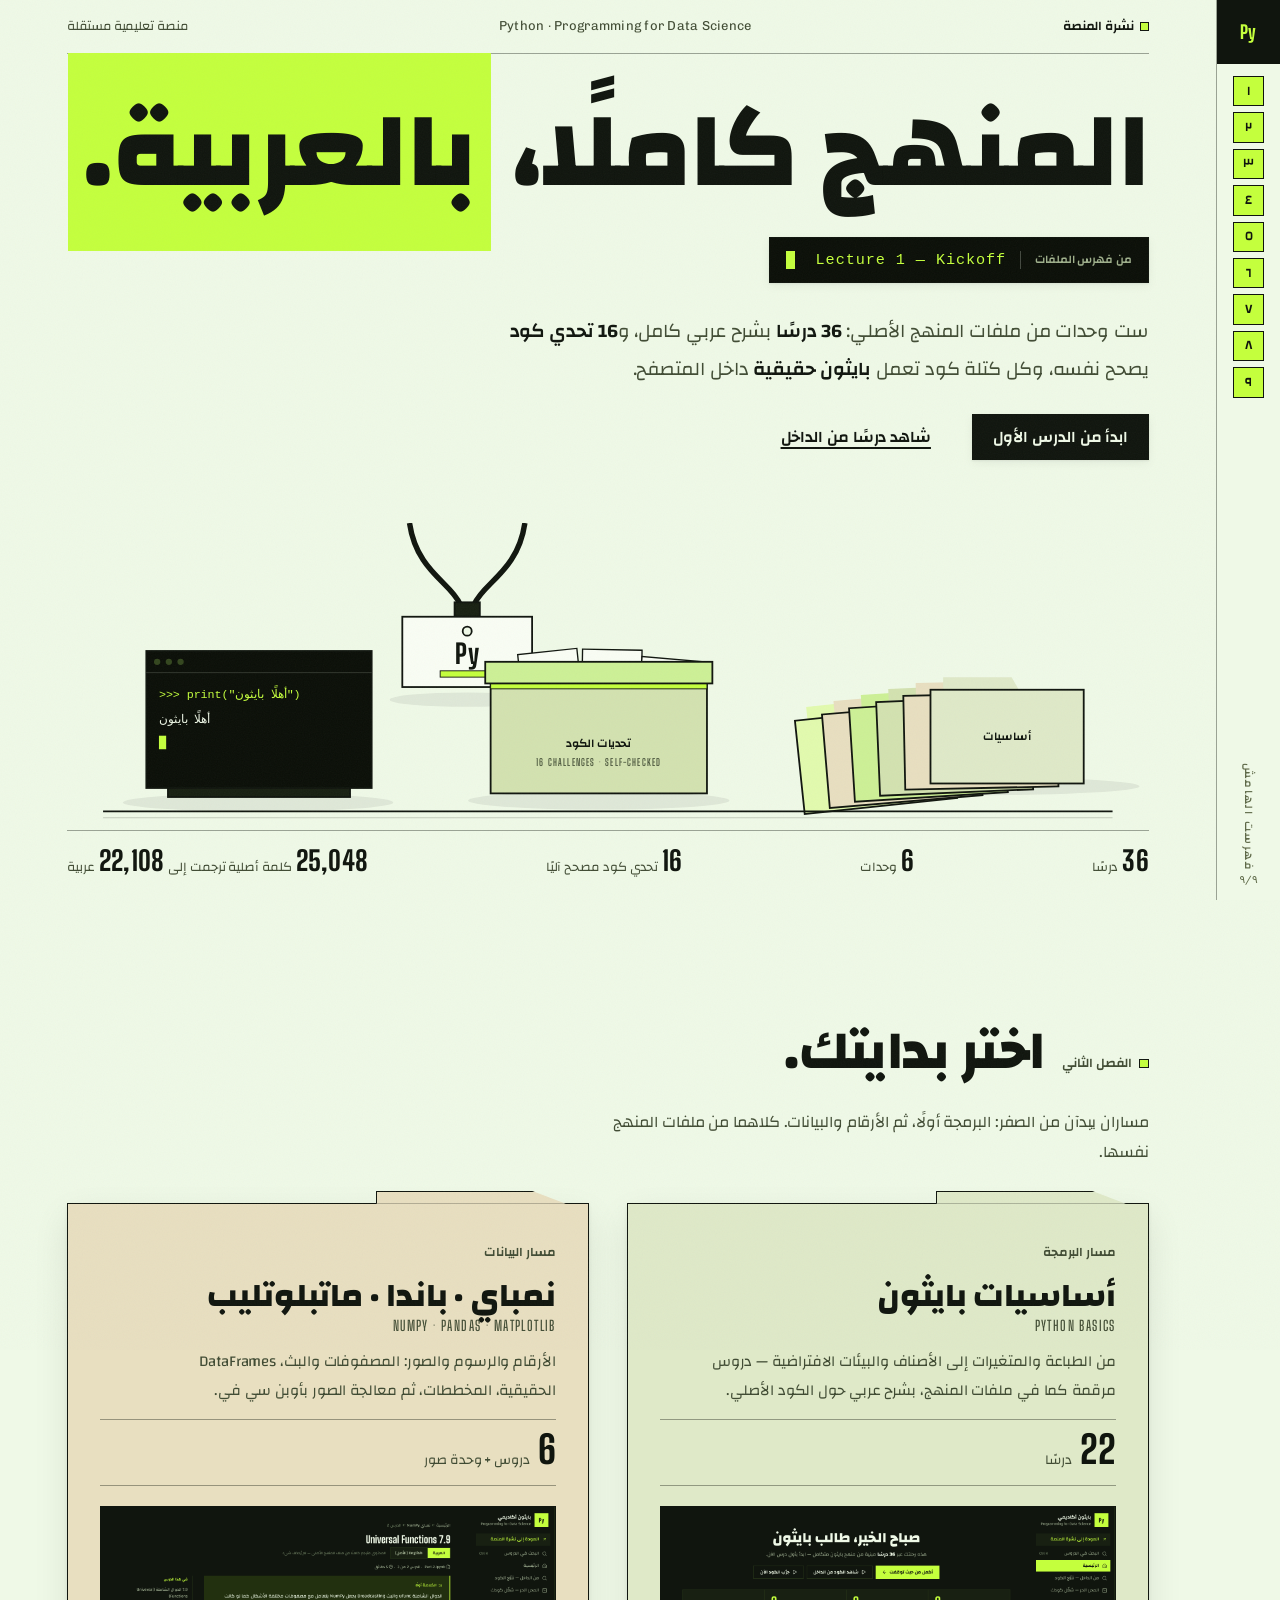
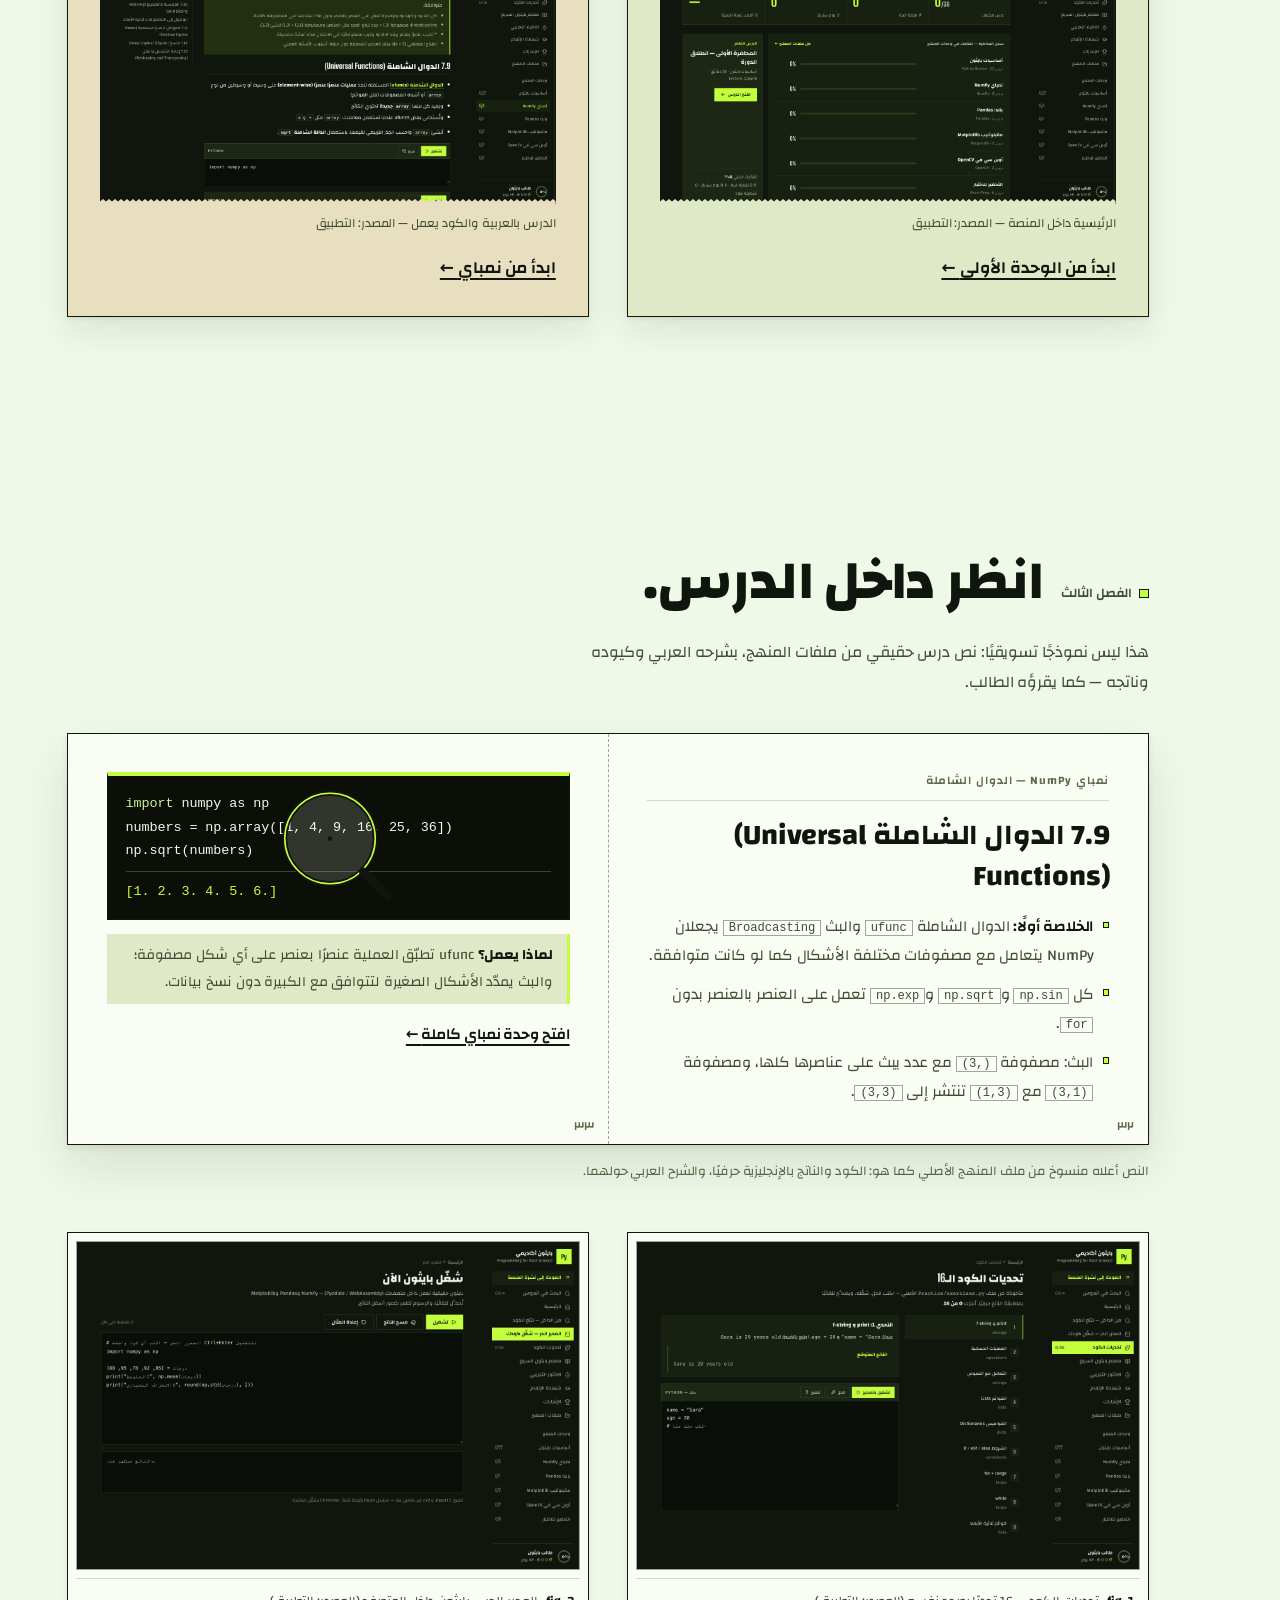
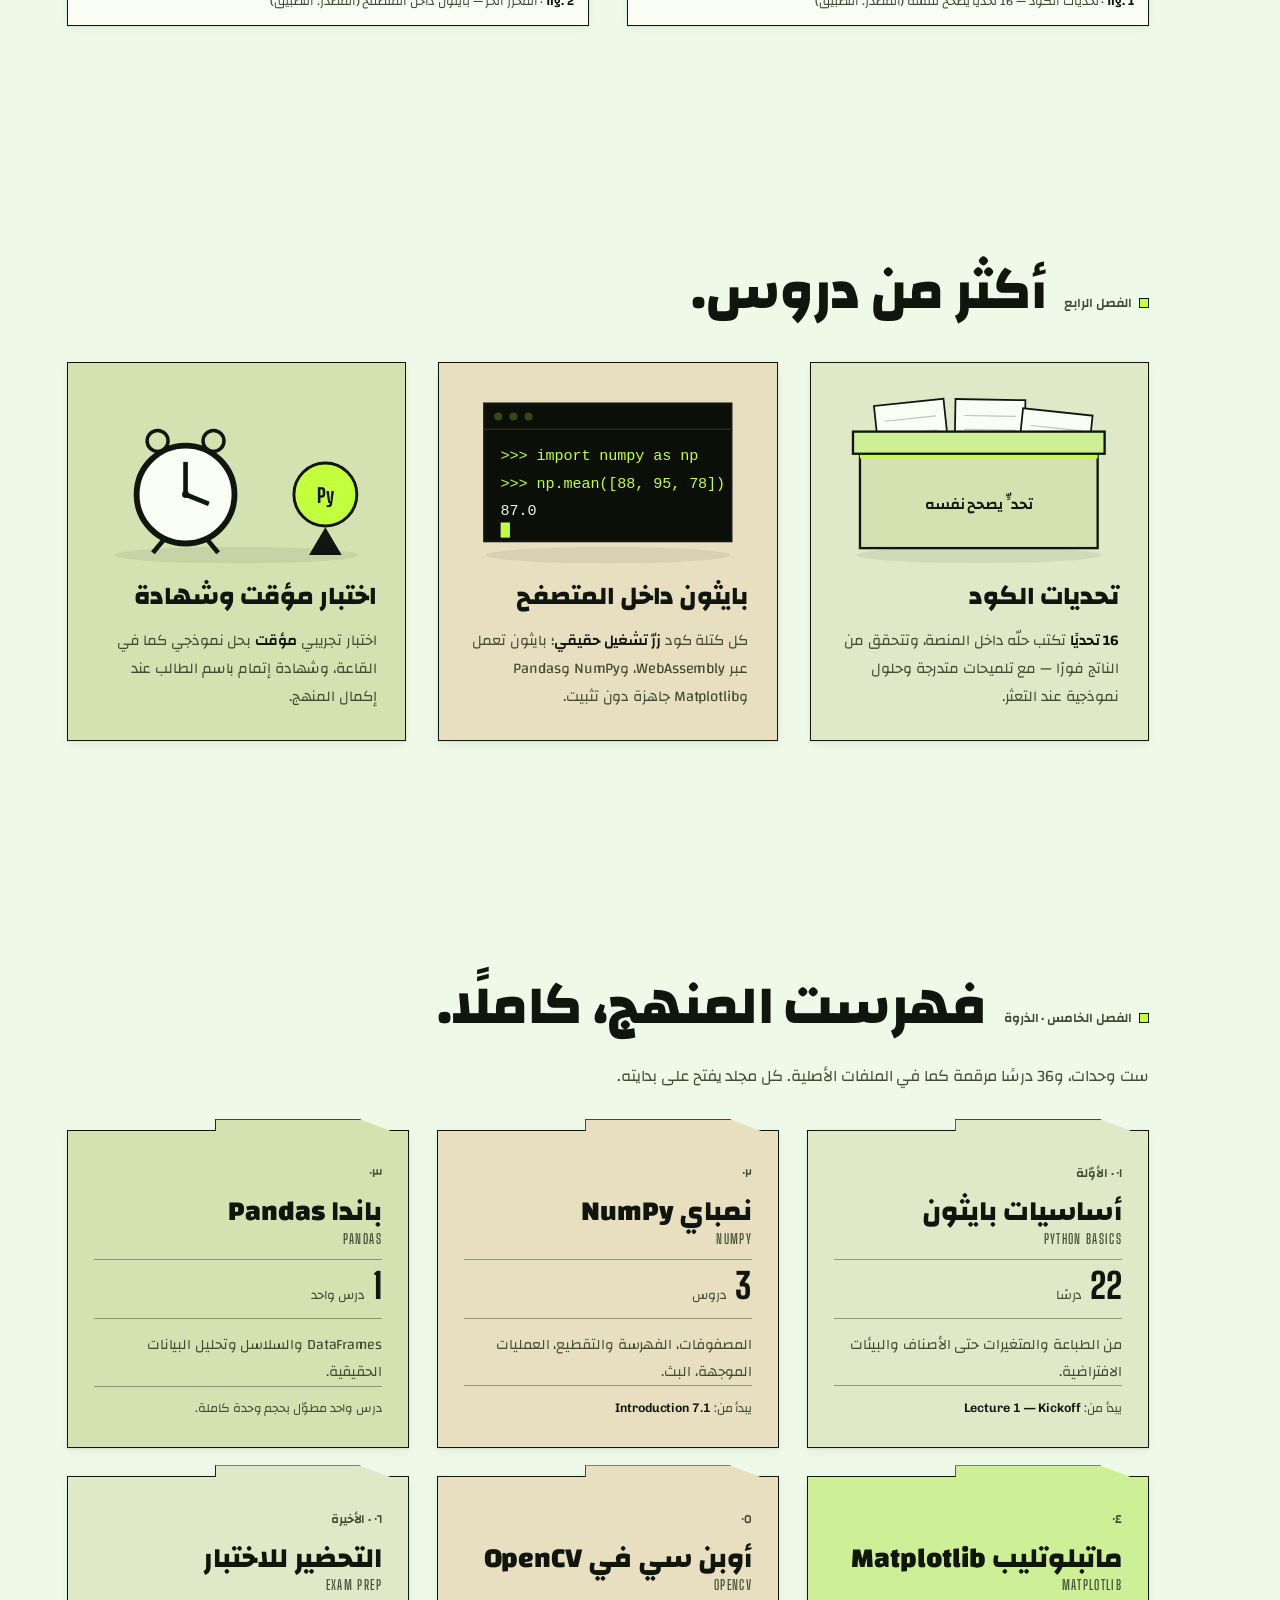
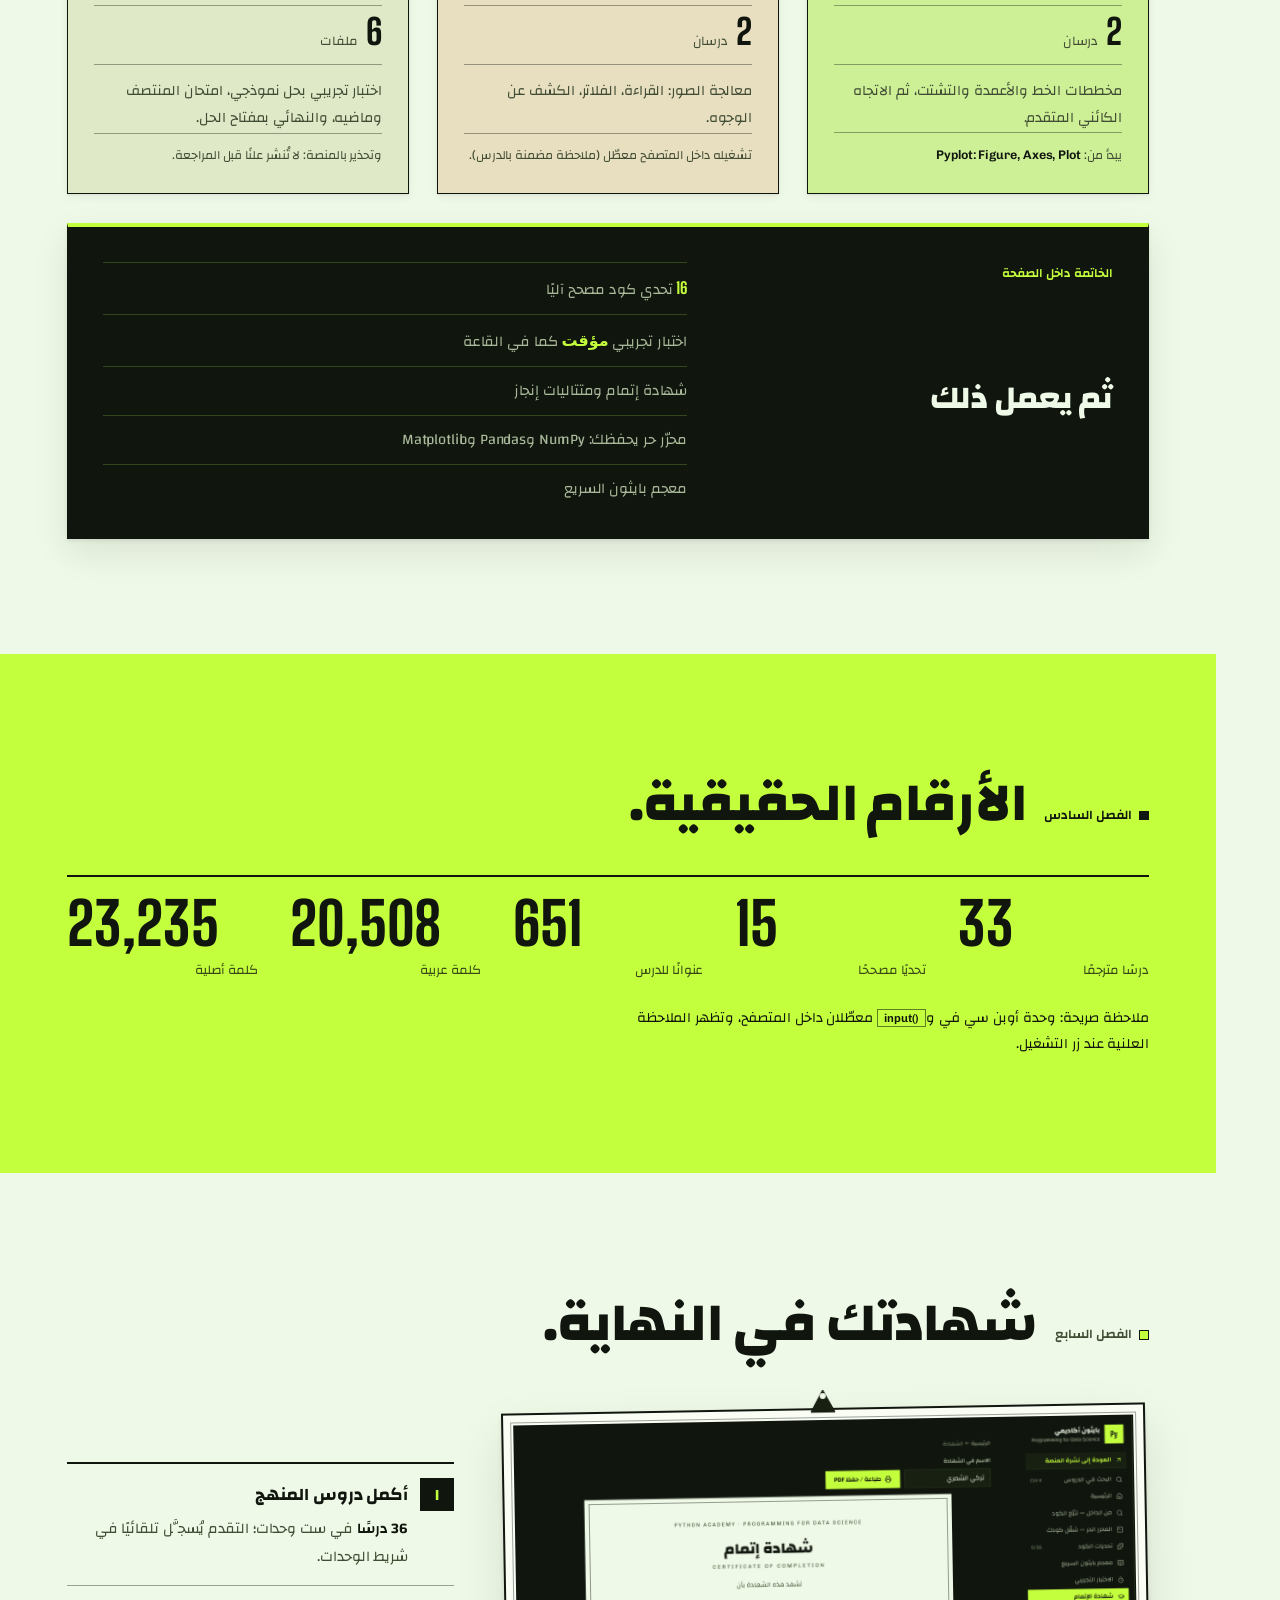
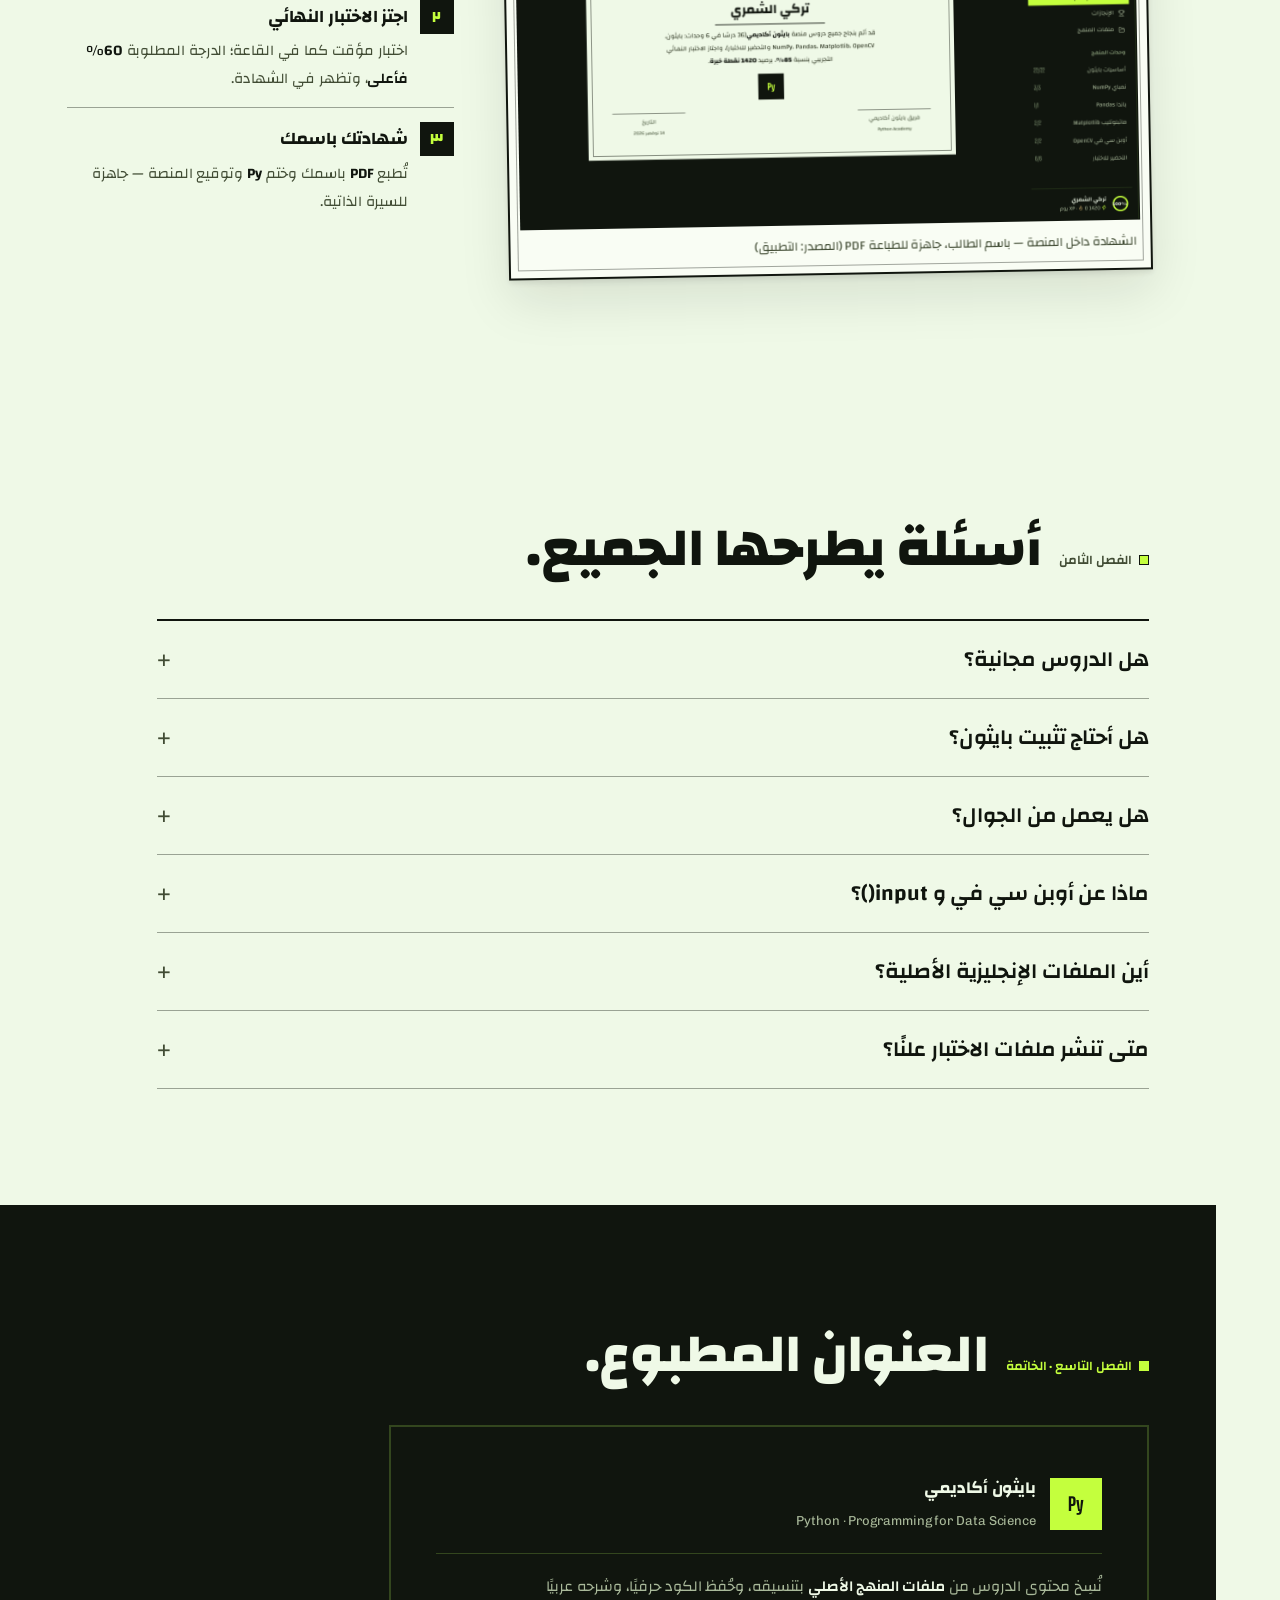
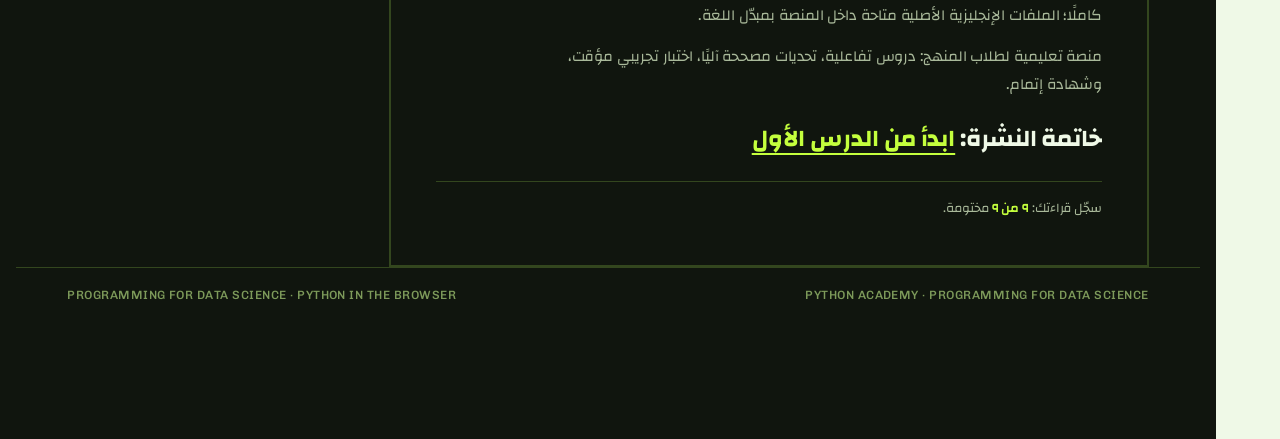
<file: index.html>
<!DOCTYPE html>
<html lang="ar" dir="rtl">
<head>
<meta charset="UTF-8" />
<meta name="viewport" content="width=device-width, initial-scale=1.0" />
<meta name="theme-color" content="#eff9e7" />
<title>بايثون أكاديمي · نشرة المنصة بالعربية</title>
<link rel="icon" type="image/svg+xml" href="icon.svg" />
<meta name="description" content="نشرة تعريفية بمنصة بايثون أكاديمي: 36 درسًا في Programming for Data Science بشرح عربي كامل، وبايثون حقيقية تعمل داخل المتصفح." />
<meta property="og:type" content="website" />
<meta property="og:locale" content="ar_AR" />
<meta property="og:title" content="بايثون أكاديمي · نشرة المنصة بالعربية" />
<meta property="og:description" content="ست وحدات، 36 درسًا بشرح عربي كامل، و16 تحدي كود يصحح نفسه، وبايثون حقيقية داخل المتصفح." />
<meta name="twitter:card" content="summary" />
<link rel="preconnect" href="https://fonts.googleapis.com" />
<link rel="preconnect" href="https://fonts.gstatic.com" crossorigin />
<link href="https://fonts.googleapis.com/css2?family=Big+Shoulders+Display:wght@600;800&amp;family=Chivo:wght@400;500;600&amp;family=Changa:wght@400;500;600;800&amp;display=swap" rel="stylesheet" />
<link rel="stylesheet" href="engine/scrollcraft.css" />
<link rel="stylesheet" href="engine/theme-paper.css" />
</head>
<body>

<a class="skip" href="#main">تخطَّ إلى المحتوى</a>

<!-- ═══ رافد الهامش: سجل القراءة المختوم ═══ -->
<nav class="foliorail" aria-label="سجلّ القراءة">
  <a class="mark" href="#top" aria-label="الصفحة الأولى">Py</a>
  <div class="stamps">
    <button class="stamp" data-go="top" aria-label="الفصل الأول: المكتب">١</button>
    <button class="stamp" data-go="start" aria-label="الفصل الثاني: اختر بدايتك">٢</button>
    <button class="stamp" data-go="inside" aria-label="الفصل الثالث: انظر داخل الدرس">٣</button>
    <button class="stamp" data-go="more" aria-label="الفصل الرابع: أكثر من دروس">٤</button>
    <button class="stamp" data-go="index" aria-label="الفصل الخامس: فهرست المنهج">٥</button>
    <button class="stamp" data-go="numbers" aria-label="الفصل السادس: الأرقام">٦</button>
    <button class="stamp" data-go="pass" aria-label="الفصل السابع: شهادتك">٧</button>
    <button class="stamp" data-go="faq" aria-label="الفصل الثامن: الأسئلة">٨</button>
    <button class="stamp" data-go="end" aria-label="الفصل التاسع: الكولوفون">٩</button>
  </div>
  <div class="rail-label">فهرست الهامش</div>
  <div class="readdot" aria-hidden="true"><span class="readcount">٠</span>/٩</div>
</nav>
<div class="mobilelog" aria-hidden="true">السجل: <b><span class="readcount">٠</span> من ٩</b> مختومة</div>

<main class="mainflow" id="main" tabindex="-1">

  <!-- ═══ ١ المكتب ═══ -->
  <section class="sc-section titlepage" id="top">
    <div class="sc-wrap">
      <div class="folio-top" data-sc-in data-sc-stagger="40">
        <span class="ar">نشرة المنصة</span>
        <span class="en">Python · Programming for Data Science</span>
        <span>منصة تعليمية مستقلة</span>
      </div>
      <div class="title-copy" data-sc-in data-sc-stagger="70">
        <h1>المنهج كاملًا، <em>بالعربية.</em></h1>
        <div class="hx-screen" role="img" aria-label="من فهرس ملفات المنهج">
          <span class="hx-screen-label">من فهرس الملفات</span>
          <span class="hx-screen-word" id="screen-word" data-words="Lecture 1 — Kickoff,7.9 Universal Functions,7.1 Introduction,Pyplot: Figure, Axes, Plot,cv2.imread()">Lecture 1 — Kickoff</span>
          <span class="hx-caret" aria-hidden="true"></span>
        </div>
        <p class="lede">ست وحدات من ملفات المنهج الأصلي: <b>36 درسًا</b> بشرح عربي كامل، و<b>16 تحدي كود</b> يصحح نفسه، وكل كتلة كود تعمل <b>بايثون حقيقية</b> داخل المتصفح.</p>
        <nav class="title-links">
          <a class="btn-primary" href="app/?from=prospectus" target="_blank" rel="noopener">ابدأ من الدرس الأول</a>
          <a class="link-plain" href="#inside">شاهد درسًا من الداخل</a>
        </nav>
      </div>

      <!-- مشهد المكتب: مجلدات الوحدات، علبة التحديات، الطرفية، شارة الشهادة -->
      <svg class="desk" viewBox="0 0 1200 340" role="img" aria-label="رسم مكتب: مجلدات وحدات المنهج، علبة بطاقات التحديات، طرفية بايثون، وشارة Py" data-sc-in>
        <!-- ظلال هادئة -->
        <ellipse cx="1010" cy="292" rx="180" ry="10" fill="rgba(16,21,14,.07)"/>
        <ellipse cx="590" cy="308" rx="145" ry="10" fill="rgba(16,21,14,.07)"/>
        <ellipse cx="212" cy="310" rx="150" ry="10" fill="rgba(16,21,14,.07)"/>
        <ellipse cx="444" cy="196" rx="86" ry="8" fill="rgba(16,21,14,.07)"/>
        <!-- حبل الشارة -->
        <g transform="translate(372 0)">
          <path d="M8 0 C 16 54, 54 66, 64 90" fill="none" stroke="#10150e" stroke-width="6"/>
          <path d="M136 0 C 128 54, 90 66, 80 90" fill="none" stroke="#10150e" stroke-width="6"/>
          <rect x="58" y="88" width="28" height="16" fill="#182012" stroke="#10150e" stroke-width="2"/>
          <g transform="translate(0 104)">
            <rect x="0" y="0" width="144" height="78" fill="#f9fdf4" stroke="#10150e" stroke-width="2"/>
            <circle cx="72" cy="16" r="5" fill="#eff9e7" stroke="#10150e" stroke-width="2"/>
            <text class="lanyard-id" x="72" y="52" text-anchor="middle">Py</text>
            <rect x="42" y="60" width="60" height="7" fill="#c4ff3d" stroke="#10150e" stroke-width="1"/>
          </g>
        </g>
        <!-- الطرفية -->
        <g transform="translate(88 142)">
          <rect x="0" y="0" width="250" height="152" fill="#0b0f08" stroke="#10150e" stroke-width="2"/>
          <line x1="0" y1="24" x2="250" y2="24" stroke="rgba(239,249,231,.18)"/>
          <circle cx="12" cy="12" r="3.5" fill="#33461e"/><circle cx="25" cy="12" r="3.5" fill="#33461e"/><circle cx="38" cy="12" r="3.5" fill="#33461e"/>
          <text class="term-line" x="14" y="52">&gt;&gt;&gt; print("أهلًا بايثون")</text>
          <text class="term-line term-line--out" x="14" y="80">أهلًا بايثون</text>
          <rect x="14" y="94" width="8" height="15" fill="#c4ff3d"/>
          <rect x="24" y="152" width="202" height="10" fill="#182012" stroke="#10150e" stroke-width="2"/>
        </g>
        <!-- علبة بطاقات التحديات -->
        <g transform="translate(470 140)">
          <g transform="translate(30 6) rotate(-6)"><rect width="66" height="58" fill="#f9fdf4" stroke="#10150e" stroke-width="1.5"/><line x1="8" y1="16" x2="58" y2="16" stroke="rgba(16,21,14,.25)"/><line x1="8" y1="28" x2="58" y2="28" stroke="rgba(16,21,14,.25)"/><line x1="8" y1="40" x2="44" y2="40" stroke="rgba(16,21,14,.25)"/></g>
          <g transform="translate(102 0) rotate(1)"><rect width="66" height="58" fill="#f9fdf4" stroke="#10150e" stroke-width="1.5"/><line x1="8" y1="16" x2="58" y2="16" stroke="rgba(16,21,14,.25)"/><line x1="8" y1="28" x2="58" y2="28" stroke="rgba(16,21,14,.25)"/><line x1="8" y1="40" x2="44" y2="40" stroke="rgba(16,21,14,.25)"/></g>
          <g transform="translate(168 8) rotate(5)"><rect width="66" height="58" fill="#f9fdf4" stroke="#10150e" stroke-width="1.5"/><line x1="8" y1="16" x2="58" y2="16" stroke="rgba(16,21,14,.25)"/><line x1="8" y1="28" x2="58" y2="28" stroke="rgba(16,21,14,.25)"/><line x1="8" y1="40" x2="44" y2="40" stroke="rgba(16,21,14,.25)"/></g>
          <rect x="0" y="38" width="240" height="122" fill="var(--olive)" stroke="#10150e" stroke-width="2"/>
          <rect x="0" y="38" width="240" height="6" fill="#c4ff3d" stroke="#10150e" stroke-width="1"/>
          <rect x="-6" y="14" width="252" height="24" fill="var(--pist)" stroke="#10150e" stroke-width="2"/>
          <text class="obj-label" x="120" y="108" text-anchor="middle">تحديات الكود</text>
          <text class="obj-label-en" x="120" y="130" text-anchor="middle">16 CHALLENGES · SELF-CHECKED</text>
        </g>
        <!-- مجلدات الوحدات الست -->
        <g transform="translate(818 196) rotate(-6 85 118)">
          <polygon points="14,0 90,0 98,14 14,14" fill="var(--volt-tint)"/><rect x="0" y="14" width="170" height="104" fill="var(--volt-tint)" stroke="#10150e" stroke-width="2"/><text class="obj-label" x="85" y="70" text-anchor="middle">الاختبار</text>
        </g>
        <g transform="translate(846 191) rotate(-4.8 85 118)">
          <polygon points="14,0 90,0 98,14 14,14" fill="var(--sand)"/><rect x="0" y="14" width="170" height="104" fill="var(--sand)" stroke="#10150e" stroke-width="2"/><text class="obj-label" x="85" y="70" text-anchor="middle">أوبن سي في</text>
        </g>
        <g transform="translate(874 186) rotate(-3.6 85 118)">
          <polygon points="14,0 90,0 98,14 14,14" fill="var(--pist)"/><rect x="0" y="14" width="170" height="104" fill="var(--pist)" stroke="#10150e" stroke-width="2"/><text class="obj-label" x="85" y="70" text-anchor="middle">ماتبلوتليب</text>
        </g>
        <g transform="translate(902 181) rotate(-2.4 85 118)">
          <polygon points="14,0 90,0 98,14 14,14" fill="var(--olive)"/><rect x="0" y="14" width="170" height="104" fill="var(--olive)" stroke="#10150e" stroke-width="2"/><text class="obj-label" x="85" y="70" text-anchor="middle">باندا</text>
        </g>
        <g transform="translate(930 176) rotate(-1.2 85 118)">
          <polygon points="14,0 90,0 98,14 14,14" fill="var(--sand)"/><rect x="0" y="14" width="170" height="104" fill="var(--sand)" stroke="#10150e" stroke-width="2"/><text class="obj-label" x="85" y="70" text-anchor="middle">نمباي</text>
        </g>
        <g transform="translate(958 171)">
          <polygon points="14,0 90,0 98,14 14,14" fill="var(--musk)"/><rect x="0" y="14" width="170" height="104" fill="var(--musk)" stroke="#10150e" stroke-width="2"/><text class="obj-label" x="85" y="70" text-anchor="middle">أساسيات</text>
        </g>
        <!-- حافة المكتب -->
        <line x1="40" y1="320" x2="1160" y2="320" stroke="#10150e" stroke-width="2"/>
        <line x1="40" y1="327" x2="1160" y2="327" stroke="rgba(16,21,14,.22)" stroke-width="1"/>
      </svg>

      <!-- مشهد مصغّر للجوال -->
      <svg class="desk-mini" viewBox="0 0 320 200" role="img" aria-label="رسم مصغّر: مجلد، علبة تحديات، وشارة Py" data-sc-in>
        <ellipse cx="255" cy="172" rx="62" ry="6" fill="rgba(16,21,14,.07)"/>
        <ellipse cx="160" cy="176" rx="52" ry="6" fill="rgba(16,21,14,.07)"/>
        <ellipse cx="55" cy="120" rx="40" ry="5" fill="rgba(16,21,14,.07)"/>
        <g transform="translate(8 58)">
          <rect x="0" y="0" width="96" height="56" fill="#f9fdf4" stroke="#10150e" stroke-width="2"/>
          <circle cx="48" cy="12" r="3.5" fill="#eff9e7" stroke="#10150e" stroke-width="2"/>
          <text class="lanyard-id" x="48" y="38" text-anchor="middle" style="font-size:16px">Py</text>
          <rect x="30" y="44" width="36" height="5" fill="#c4ff3d" stroke="#10150e" stroke-width="1"/>
        </g>
        <g transform="translate(100 86)">
          <g transform="translate(8 -8) rotate(-6)"><rect width="44" height="36" fill="#f9fdf4" stroke="#10150e" stroke-width="1.5"/></g>
          <g transform="translate(52 -12) rotate(4)"><rect width="44" height="36" fill="#f9fdf4" stroke="#10150e" stroke-width="1.5"/></g>
          <rect x="0" y="16" width="118" height="72" fill="var(--olive)" stroke="#10150e" stroke-width="2"/>
          <rect x="0" y="16" width="118" height="4" fill="#c4ff3d"/>
          <rect x="-4" y="2" width="126" height="15" fill="var(--pist)" stroke="#10150e" stroke-width="2"/>
        </g>
        <g transform="translate(212 96) rotate(-3)">
          <polygon points="8,0 56,0 61,9 8,9" fill="var(--musk)"/>
          <rect x="0" y="9" width="104" height="66" fill="var(--musk)" stroke="#10150e" stroke-width="2"/>
        </g>
        <line x1="8" y1="188" x2="312" y2="188" stroke="#10150e" stroke-width="2"/>
      </svg>

      <div class="folio-facts" data-sc-in data-sc-stagger="50">
        <span><b>36</b> درسًا</span>
        <span><b>6</b> وحدات</span>
        <span><b>16</b> تحدي كود مصحح آليًا</span>
        <span><b>25,048</b> كلمة أصلية ترجمت إلى <b>22,108</b> عربية</span>
      </div>
    </div>
  </section>

  <!-- ═══ ٢ اختر بدايتك ═══ -->
  <section class="sc-section" id="start">
    <div class="sc-wrap">
      <div class="chap-head" data-sc-in data-sc-stagger="50">
        <span class="chap-no">الفصل الثاني</span>
        <h2>اختر بدايتك.</h2>
      </div>
      <p class="sec-lede" data-sc-in>مساران يبدآن من الصفر: البرمجة أولًا، ثم الأرقام والبيانات. كلاهما من ملفات المنهج نفسها.</p>
      <div class="start-grid" data-sc-in data-sc-stagger="90">

        <article class="track track--musk">
          <div class="track-tab">مسار البرمجة</div>
          <h3>أساسيات بايثون</h3>
          <div class="track-en">PYTHON BASICS</div>
          <p>من الطباعة والمتغيرات إلى الأصناف والبيئات الافتراضية — دروس مرقمة كما في ملفات المنهج، بشرح عربي حول الكود الأصلي.</p>
          <div class="m-count"><b>22</b><span>درسًا</span></div>
          <figure class="cutshot">
            <div class="cut-frame">
              <img src="assets/fig-home.png" alt="الرئيسية داخل المنصة: الترجمة وشريط الأرقام وسجل المذاكرة" width="1440" height="940" loading="lazy" />
              <svg class="teeth" aria-hidden="true"><defs><pattern id="teeth-a" width="12" height="7" patternUnits="userSpaceOnUse"><path d="M0 7 V3.6 L3 .9 L6 3.6 L9 .9 L12 3.6 V7 Z" fill="#dfe9c8"/></pattern></defs><rect width="100%" height="7" fill="url(#teeth-a)"/></svg>
            </div>
            <figcaption>الرئيسية داخل المنصة — المصدر: التطبيق</figcaption>
          </figure>
          <a class="track-go" href="app/?from=prospectus#/module/python-basics" target="_blank" rel="noopener">ابدأ من الوحدة الأولى</a>
        </article>

        <article class="track track--sand">
          <div class="track-tab">مسار البيانات</div>
          <h3>نمباي · باندا · ماتبلوتليب</h3>
          <div class="track-en">NUMPY · PANDAS · MATPLOTLIB</div>
          <p>الأرقام والرسوم والصور: المصفوفات والبث، DataFrames الحقيقية، المخططات، ثم معالجة الصور بأوبن سي في.</p>
          <div class="m-count"><b>6</b><span>دروس + وحدة صور</span></div>
          <figure class="cutshot">
            <div class="cut-frame">
              <img src="assets/fig-lesson.png" alt="درس بالعربية: شرح عربي حول كتل الكود الإنجليزية مع زر تشغيل" width="1440" height="940" loading="lazy" />
              <svg class="teeth" aria-hidden="true"><defs><pattern id="teeth-b" width="12" height="7" patternUnits="userSpaceOnUse"><path d="M0 7 V3.6 L3 .9 L6 3.6 L9 .9 L12 3.6 V7 Z" fill="#e8dfc0"/></pattern></defs><rect width="100%" height="7" fill="url(#teeth-b)"/></svg>
            </div>
            <figcaption>الدرس بالعربية والكود يعمل — المصدر: التطبيق</figcaption>
          </figure>
          <a class="track-go" href="app/?from=prospectus#/module/numpy" target="_blank" rel="noopener">ابدأ من نمباي</a>
        </article>

      </div>
    </div>
  </section>

  <!-- ═══ ٣ انظر داخل الدرس ═══ -->
  <section class="sc-section" id="inside">
    <div class="sc-wrap">
      <div class="chap-head" data-sc-in data-sc-stagger="50">
        <span class="chap-no">الفصل الثالث</span>
        <h2>انظر داخل الدرس.</h2>
      </div>
      <p class="sec-lede" data-sc-in>هذا ليس نموذجًا تسويقيًا: نص درس حقيقي من ملفات المنهج، بشرحه العربي وكيوده وناتجه — كما يقرؤه الطالب.</p>

      <div class="book-stage" data-sc-in>
        <div class="book">
          <div class="bk-page bk-page--r">
            <div class="bk-run">نمباي NumPy — الدوال الشاملة</div>
            <h3 class="bk-focus-start">7.9 الدوال الشاملة <span dir="ltr">(Universal Functions)</span></h3>
            <ul>
              <li><span class="t">الخلاصة أولًا:</span> الدوال الشاملة <span class="bk-chip">ufunc</span> والبث <span class="bk-chip">Broadcasting</span> يجعلان NumPy يتعامل مع مصفوفات مختلفة الأشكال كما لو كانت متوافقة.</li>
              <li>كل <span class="bk-chip">np.sin</span> و<span class="bk-chip">np.sqrt</span> و<span class="bk-chip">np.exp</span> تعمل على العنصر بالعنصر بدون <span class="bk-chip">for</span>.</li>
              <li>البث: مصفوفة <span class="bk-chip">(3,)</span> مع عدد يبث على عناصرها كلها، ومصفوفة <span class="bk-chip">(3,1)</span> مع <span class="bk-chip">(1,3)</span> تنتشر إلى <span class="bk-chip">(3,3)</span>.</li>
            </ul>
            <div class="bk-pageno">٣٢</div>
          </div>
          <div class="bk-page bk-page--l">
            <pre class="bk-code bk-focus"><span class="k">import</span> numpy as np
numbers = np.array([1, 4, 9, 16, 25, 36])
np.sqrt(numbers)<span class="out">[1. 2. 3. 4. 5. 6.]</span></pre>
            <div class="bk-why"><b>لماذا يعمل؟</b> ufunc تطبّق العملية عنصرًا بعنصر على أي شكل مصفوفة؛ والبث يمدّد الأشكال الصغيرة لتتوافق مع الكبيرة دون نسخ بيانات.</div>
            <a class="bk-try" href="app/?from=prospectus#/module/numpy" target="_blank" rel="noopener">افتح وحدة نمباي كاملة</a>
            <div class="bk-pageno">٣٣</div>
          </div>
        </div>
        <!-- المكبّر: ينزلق من العنوان إلى الكود مرة واحدة -->
        <div class="bk-glass" aria-hidden="true">
          <svg viewBox="0 0 120 120" width="118" height="118">
            <circle cx="52" cy="52" r="46" fill="rgba(249,253,244,.16)" stroke="#10150e" stroke-width="5"/>
            <circle cx="52" cy="52" r="46" fill="none" stroke="#c4ff3d" stroke-width="1.6"/>
            <line x1="86" y1="86" x2="110" y2="110" stroke="#10150e" stroke-width="9" stroke-linecap="round"/>
            <circle cx="52" cy="52" r="2.4" fill="#10150e"/>
          </svg>
        </div>
      </div>
      <p class="bk-foot" data-sc-in>النص أعلاه منسوخ من ملف المنهج الأصلي كما هو: الكود والناتج بالإنجليزية حرفيًا، والشرح العربي حولهما.</p>

      <div class="plates" data-sc-in data-sc-stagger="90">
        <figure class="plate">
          <img src="assets/fig-challenges.png" alt="صفحة تحديات الكود: 16 تحديًا ومحرر تلميح وناتج متوقع" width="1440" height="940" loading="lazy" />
          <figcaption><b>fig. 1</b> · تحديات الكود — 16 تحديًا يصحح نفسه (المصدر: التطبيق)</figcaption>
        </figure>
        <figure class="plate">
          <img src="assets/fig-playground.png" alt="المحرر الحر: كود بايثون والناتج يظهر تحته" width="1440" height="940" loading="lazy" />
          <figcaption><b>fig. 2</b> · المحرر الحر — بايثون داخل المتصفح (المصدر: التطبيق)</figcaption>
        </figure>
      </div>
    </div>
  </section>

  <!-- ═══ ٤ أكثر من دروس ═══ -->
  <section class="sc-section" id="more">
    <div class="sc-wrap">
      <div class="chap-head" data-sc-in data-sc-stagger="50">
        <span class="chap-no">الفصل الرابع</span>
        <h2>أكثر من دروس.</h2>
      </div>
      <div class="more-grid" data-sc-in data-sc-stagger="90">

        <article class="mo-card mo-card--musk">
          <svg class="mo-prop" viewBox="0 0 240 150" role="img" aria-label="علبة بطاقات التحديات">
            <ellipse cx="120" cy="140" rx="105" ry="7" fill="rgba(16,21,14,.07)"/>
            <g transform="translate(30 12) rotate(-6)"><rect width="60" height="50" fill="#f9fdf4" stroke="#10150e" stroke-width="1.5"/><line x1="8" y1="14" x2="52" y2="14" stroke="rgba(16,21,14,.25)"/><line x1="8" y1="26" x2="52" y2="26" stroke="rgba(16,21,14,.25)"/></g>
            <g transform="translate(100 6) rotate(1)"><rect width="60" height="50" fill="#f9fdf4" stroke="#10150e" stroke-width="1.5"/><line x1="8" y1="14" x2="52" y2="14" stroke="rgba(16,21,14,.25)"/><line x1="8" y1="26" x2="52" y2="26" stroke="rgba(16,21,14,.25)"/></g>
            <g transform="translate(158 14) rotate(6)"><rect width="60" height="50" fill="#f9fdf4" stroke="#10150e" stroke-width="1.5"/><line x1="8" y1="14" x2="52" y2="14" stroke="rgba(16,21,14,.25)"/><line x1="8" y1="26" x2="52" y2="26" stroke="rgba(16,21,14,.25)"/></g>
            <rect x="18" y="52" width="204" height="82" fill="var(--olive)" stroke="#10150e" stroke-width="2"/>
            <rect x="18" y="52" width="204" height="5" fill="#c4ff3d"/>
            <rect x="12" y="34" width="216" height="19" fill="var(--pist)" stroke="#10150e" stroke-width="2"/>
            <text class="obj-label" x="120" y="100" text-anchor="middle" style="font:600 13px/1 Changa,sans-serif;fill:#10150e">تحدٍّ يصحح نفسه</text>
          </svg>
          <h3>تحديات الكود</h3>
          <p><b>16 تحديًا</b> تكتب حلّه داخل المنصة، وتتحقق من الناتج فورًا — مع تلميحات متدرجة وحلول نموذجية عند التعثر.</p>
        </article>

        <article class="mo-card mo-card--sand">
          <svg class="mo-prop" viewBox="0 0 240 150" role="img" aria-label="طرفية بايثون تعمل">
            <ellipse cx="120" cy="140" rx="105" ry="7" fill="rgba(16,21,14,.07)"/>
            <rect x="14" y="10" width="212" height="118" fill="#0b0f08" stroke="#10150e" stroke-width="2"/>
            <line x1="14" y1="32" x2="226" y2="32" stroke="rgba(239,249,231,.18)"/>
            <circle cx="26" cy="21" r="3.5" fill="#33461e"/><circle cx="39" cy="21" r="3.5" fill="#33461e"/><circle cx="52" cy="21" r="3.5" fill="#33461e"/>
            <text x="28" y="58" style="font:500 13px/1.5 ui-monospace,Menlo,monospace;fill:#c4ff3d;direction:ltr;unicode-bidi:isolate">&gt;&gt;&gt; import numpy as np</text>
            <text x="28" y="82" style="font:500 13px/1.5 ui-monospace,Menlo,monospace;fill:#c4ff3d;direction:ltr;unicode-bidi:isolate">&gt;&gt;&gt; np.mean([88, 95, 78])</text>
            <text x="28" y="106" style="font:500 13px/1.5 ui-monospace,Menlo,monospace;fill:#eff9e7;direction:ltr;unicode-bidi:isolate">87.0</text>
            <rect x="28" y="112" width="8" height="13" fill="#c4ff3d"/>
          </svg>
          <h3>بايثون داخل المتصفح</h3>
          <p>كل كتلة كود <b>زرّ تشغيل حقيقي</b>؛ بايثون تعمل عبر WebAssembly، وNumPy وPandas وMatplotlib جاهزة دون تثبيت.</p>
        </article>

        <article class="mo-card mo-card--olive">
          <svg class="mo-prop" viewBox="0 0 240 150" role="img" aria-label="ساعة اختبار مؤقت وختم شهادة">
            <ellipse cx="120" cy="140" rx="105" ry="7" fill="rgba(16,21,14,.07)"/>
            <circle cx="76" cy="88" r="42" fill="#f9fdf4" stroke="#10150e" stroke-width="5"/>
            <circle cx="52" cy="42" r="9" fill="var(--olive)" stroke="#10150e" stroke-width="3"/>
            <circle cx="100" cy="42" r="9" fill="var(--olive)" stroke="#10150e" stroke-width="3"/>
            <line x1="76" y1="88" x2="76" y2="60" stroke="#10150e" stroke-width="4"/>
            <line x1="76" y1="88" x2="96" y2="96" stroke="#10150e" stroke-width="4"/>
            <circle cx="76" cy="88" r="3" fill="#10150e"/>
            <line x1="58" y1="126" x2="48" y2="138" stroke="#10150e" stroke-width="4"/>
            <line x1="94" y1="126" x2="104" y2="138" stroke="#10150e" stroke-width="4"/>
            <polygon points="196,116 182,140 210,140" fill="#10150e"/>
            <circle cx="196" cy="88" r="27" fill="#c4ff3d" stroke="#10150e" stroke-width="2.5"/>
            <text x="196" y="95" text-anchor="middle" style="font:800 17px/1 'Big Shoulders Display',sans-serif;fill:#10150e">Py</text>
          </svg>
          <h3>اختبار مؤقت وشهادة</h3>
          <p>اختبار تجريبي <b>مؤقت</b> بحل نموذجي كما في القاعة، وشهادة إتمام باسم الطالب عند إكمال المنهج.</p>
        </article>

      </div>
    </div>
  </section>

  <!-- ═══ ٥ فهرست المنهج ═══ -->
  <section class="sc-section" id="index">
    <div class="sc-wrap">
      <div class="chap-head" data-sc-in data-sc-stagger="50">
        <span class="chap-no">الفصل الخامس · الذروة</span>
        <h2>فهرست المنهج، كاملًا.</h2>
      </div>
      <p class="sec-lede" data-sc-in>ست وحدات، و36 درسًا مرقمة كما في الملفات الأصلية. كل مجلد يفتح على بدايته.</p>

      <div class="folder-grid" data-sc-in data-sc-stagger="70">
        <article class="folder-card folder-card--musk">
          <div class="m-no">٠١ · الأوّلة</div>
          <h3>أساسيات بايثون</h3>
          <div class="m-en">PYTHON BASICS</div>
          <div class="m-count"><b>22</b><span>درسًا</span></div>
          <p>من الطباعة والمتغيرات حتى الأصناف والبيئات الافتراضية.</p>
          <div class="m-seed">يبدأ من: <b>Lecture 1 — Kickoff</b></div>
        </article>

        <article class="folder-card folder-card--sand">
          <div class="m-no">٠٢</div>
          <h3>نمباي NumPy</h3>
          <div class="m-en">NUMPY</div>
          <div class="m-count"><b>3</b><span>دروس</span></div>
          <p>المصفوفات، الفهرسة والتقطيع، العمليات الموجهة، البث.</p>
          <div class="m-seed">يبدأ من: <b>7.1 Introduction</b></div>
        </article>

        <article class="folder-card folder-card--olive">
          <div class="m-no">٠٣</div>
          <h3>باندا Pandas</h3>
          <div class="m-en">PANDAS</div>
          <div class="m-count"><b>1</b><span>درس واحد</span></div>
          <p>DataFrames والسلاسل وتحليل البيانات الحقيقية.</p>
          <div class="m-seed">درس واحد مطوّل بحجم وحدة كاملة.</div>
        </article>

        <article class="folder-card folder-card--pist">
          <div class="m-no">٠٤</div>
          <h3>ماتبلوتليب Matplotlib</h3>
          <div class="m-en">MATPLOTLIB</div>
          <div class="m-count"><b>2</b><span>درسان</span></div>
          <p>مخططات الخط والأعمدة والتشتت، ثم الاتجاه الكائني المتقدم.</p>
          <div class="m-seed">يبدأ من: <b>Pyplot: Figure, Axes, Plot</b></div>
        </article>

        <article class="folder-card folder-card--sand">
          <div class="m-no">٠٥</div>
          <h3>أوبن سي في OpenCV</h3>
          <div class="m-en">OPENCV</div>
          <div class="m-count"><b>2</b><span>درسان</span></div>
          <p>معالجة الصور: القراءة، الفلاتر، الكشف عن الوجوه.</p>
          <div class="m-seed">تشغيله داخل المتصفح معطّل (ملاحظة مضمنة بالدرس).</div>
        </article>

        <article class="folder-card folder-card--musk">
          <div class="m-no">٠٦ · الأخيرة</div>
          <h3>التحضير للاختبار</h3>
          <div class="m-en">EXAM PREP</div>
          <div class="m-count"><b>6</b><span>ملفات</span></div>
          <p>اختبار تجريبي بحل نموذجي، امتحان المنتصف وماضيه، والنهائي بمفتاح الحل.</p>
          <div class="m-seed">وتحذير بالمنصة: لا تُنشر علنًا قبل المراجعة.</div>
        </article>

        <article class="final-card">
          <div class="m-no">الخاتمة داخل الصفحة</div>
          <h3>ثم يعمل ذلك</h3>
          <ul>
            <li><b>16</b> تحدي كود مصحح آليًا</li>
            <li>اختبار تجريبي <b>مؤقت</b> كما في القاعة</li>
            <li>شهادة إتمام ومتتاليات إنجاز</li>
            <li>محرّر حر يحفظك: NumPy وPandas وMatplotlib</li>
            <li>معجم بايثون السريع</li>
          </ul>
        </article>
      </div>
    </div>
  </section>

  <!-- ═══ ٦ الأرقام — أرض الفولت ═══ -->
  <section class="sc-section numbers" id="numbers">
    <div class="sc-wrap">
      <div class="chap-head" data-sc-in data-sc-stagger="50">
        <span class="chap-no">الفصل السادس</span>
        <h2>الأرقام الحقيقية.</h2>
      </div>
      <div class="numrow" data-sc-in data-sc-stagger="60">
        <div class="num"><span class="n" data-sc-count="0 36">0</span><span class="l">درسًا مترجمًا</span></div>
        <div class="num"><span class="n" data-sc-count="0 16">0</span><span class="l">تحديًا مصححًا</span></div>
        <div class="num"><span class="n" data-sc-count="0 702">0</span><span class="l">عنوانًا للدرس</span></div>
        <div class="num"><span class="n" data-sc-count="0 22,108">0</span><span class="l">كلمة عربية</span></div>
        <div class="num"><span class="n" data-sc-count="0 25,048">0</span><span class="l">كلمة أصلية</span></div>
      </div>
      <p class="num-note" data-sc-in>ملاحظة صريحة: وحدة أوبن سي في و<code class="chip">input()</code> معطّلان داخل المتصفح، وتظهر الملاحظة العلنية عند زر التشغيل.</p>
    </div>
  </section>

  <!-- ═══ ٧ شهادتك ═══ -->
  <section class="sc-section" id="pass">
    <div class="sc-wrap">
      <div class="chap-head" data-sc-in data-sc-stagger="50">
        <span class="chap-no">الفصل السابع</span>
        <h2>شهادتك في النهاية.</h2>
      </div>
      <div class="pass-grid">
        <div data-sc-in>
          <div class="cert-mat" data-sc-tilt="3">
            <svg class="cert-clip" width="28" height="26" viewBox="0 0 28 26" aria-hidden="true">
              <path d="M14 2 L2 24 H26 Z" fill="#182012" stroke="#10150e"/>
              <circle cx="14" cy="8" r="3" fill="#eff9e7"/>
            </svg>
            <figure>
              <img src="assets/fig-certificate.png" alt="شهادة إتمام صادرة باسم الطالب: ختم Py وتوقيع المنصة ودرجة الاختبار" width="1440" height="940" loading="lazy" />
              <figcaption>الشهادة داخل المنصة — باسم الطالب، جاهزة للطباعة PDF (المصدر: التطبيق)</figcaption>
            </figure>
          </div>
        </div>
        <div class="pass-steps" data-sc-in data-sc-stagger="80">
          <div class="pass-step">
            <span class="n">١</span>
            <div><h3>أكمل دروس المنهج</h3><p><b>36 درسًا</b> في ست وحدات؛ التقدم يُسجَّل تلقائيًا في شريط الوحدات.</p></div>
          </div>
          <div class="pass-step">
            <span class="n">٢</span>
            <div><h3>اجتز الاختبار النهائي</h3><p>اختبار مؤقت كما في القاعة؛ الدرجة المطلوبة <b>60% فأعلى</b>، وتظهر في الشهادة.</p></div>
          </div>
          <div class="pass-step">
            <span class="n">٣</span>
            <div><h3>شهادتك باسمك</h3><p>تُطبع <b>PDF</b> باسمك وختم <b>Py</b> وتوقيع المنصة — جاهزة للسيرة الذاتية.</p></div>
          </div>
        </div>
      </div>
    </div>
  </section>

  <!-- ═══ ٨ أسئلة مكررة ═══ -->
  <section class="sc-section" id="faq">
    <div class="sc-wrap">
      <div class="chap-head" data-sc-in data-sc-stagger="50">
        <span class="chap-no">الفصل الثامن</span>
        <h2>أسئلة يطرحها الجميع.</h2>
      </div>
      <div class="faq-list" data-sc-in>
        <details class="faq-item">
          <summary>هل الدروس مجانية؟</summary>
          <p>المنصة مخصصة لكل متعلّم عربي يريد إتقان بايثون؛ كل الدروس والتحديات والاختبار متاحة داخلها دون تسعير.</p>
        </details>
        <details class="faq-item">
          <summary>هل أحتاج تثبيت بايثون؟</summary>
          <p>لا. بايثون تعمل داخل المتصفح عبر <b>WebAssembly (Pyodide)</b>، والناتج يظهر تحت كل كتلة كود مباشرة.</p>
        </details>
        <details class="faq-item">
          <summary>هل يعمل من الجوال؟</summary>
          <p>نعم؛ التطبيق متجاوب من <b>320px</b>، والتحديات والمحرر والاختبار تعمل على الشاشات الصغيرة.</p>
        </details>
        <details class="faq-item">
          <summary>ماذا عن أوبن سي في و input()؟</summary>
          <p>تشغيل وحدة <b>OpenCV</b> واستخدام <code>input()</code> معطّل داخل المتصفح، وتظهر ملاحظة صريحة عند زر التشغيل بدل فشل صامت.</p>
        </details>
        <details class="faq-item">
          <summary>أين الملفات الإنجليزية الأصلية؟</summary>
          <p>داخل المنصة <b>بمبدّل اللغة</b>: الكود والناتج يبقيان كما وصلَا، والشرح يتنقل بين العربية والإنجليزية.</p>
        </details>
        <details class="faq-item">
          <summary>متى تنشر ملفات الاختبار علنًا؟</summary>
          <p>تحذير المنصة: ملفات التحضير <b>لا تُنشر علنًا قبل المراجعة</b>؛ والاختبار التجريبي متاح مؤقتًا كما في القاعة.</p>
        </details>
      </div>
    </div>
  </section>

  <!-- ═══ ٩ الكولوفون — أرض الحبر ═══ -->
  <section class="sc-section colophon" id="end">
    <div class="sc-wrap">
      <div class="chap-head" data-sc-in data-sc-stagger="50">
        <span class="chap-no">الفصل التاسع · الخاتمة</span>
        <h2>العنوان المطبوع.</h2>
      </div>
      <div class="colo-plate" data-sc-in>
        <div class="markrow">
          <span class="mark-ring">Py</span>
          <div><b>بايثون أكاديمي</b><br /><span>Python · Programming for Data Science</span></div>
        </div>
        <p>نُسِخ محتوى الدروس من <b>ملفات المنهج الأصلي</b> بتنسيقه، وحُفظ الكود حرفيًا، وشرحه عربيًا كاملًا؛ الملفات الإنجليزية الأصلية متاحة داخل المنصة بمبدّل اللغة.</p>
        <p>منصة تعليمية لطلاب المنهج: دروس تفاعلية، تحديات مصححة آليًا، اختبار تجريبي مؤقت، وشهادة إتمام.</p>
        <p class="cta-line">خاتمة النشرة: <a href="app/?from=prospectus" target="_blank" rel="noopener">ابدأ من الدرس الأول</a></p>
        <div class="readlog-line">سجّل قراءتك: <b><span class="readcount">٠</span> من ٩</b> مختومة.</div>
      </div>
    </div>
    <div class="foot-meta">
      <span>PYTHON ACADEMY · PROGRAMMING FOR DATA SCIENCE</span>
      <span>PROGRAMMING FOR DATA SCIENCE · PYTHON IN THE BROWSER</span>
    </div>
  </section>

</main>

<div class="sc-grain" aria-hidden="true"></div>

<script src="engine/scrollcraft.js"></script>
<script>
ScrollCraft.mount(document.body);
/* ═══ الحركة المميزة: سجل القراءة، شاشة الفهرس، المكبّر (بيد الصفحة، لا من المحرك) ═══ */
(function () {
  var stamps = Array.prototype.slice.call(document.querySelectorAll('.foliorail .stamp'));
  var chapters = stamps.map(function (s) { return document.getElementById(s.getAttribute('data-go')); });
  var readouts = Array.prototype.slice.call(document.querySelectorAll('.readcount'));
  var reduced = window.matchMedia('(prefers-reduced-motion: reduce)').matches;
  var AR_NUMS = ['٠','١','٢','٣','٤','٥','٦','٧','٨','٩'];
  function arCount(n) {
    return String(n).split('').map(function (d) { return /[0-9]/.test(d) ? AR_NUMS[+d] : d; }).join('');
  }
  var marked = -1;
  function stamp(upto) { stamps.forEach(function (s, i) { if (i <= upto) s.classList.add('on'); }); }
  function updateLog() { readouts.forEach(function (el) { el.textContent = arCount(marked + 1); }); }
  /* الختم دائمًا: مرور الفصل يترك أثره */
  if ('IntersectionObserver' in window) {
    var io = new IntersectionObserver(function (entries) {
      entries.forEach(function (en) {
        if (!en.isIntersecting) return;
        var idx = chapters.indexOf(en.target);
        if (idx > marked) { marked = idx; stamp(marked); updateLog(); }
      });
    }, { rootMargin: '-30% 0px -45% 0px' });
    chapters.forEach(function (c) { if (c) io.observe(c); });
  } else { marked = 8; stamp(8); updateLog(); }
  stamps.forEach(function (s, i) {
    s.setAttribute('type', 'button');
    s.addEventListener('click', function () {
      var t = chapters[i]; if (!t) return;
      t.scrollIntoView({ behavior: reduced ? 'auto' : 'smooth', block: 'start' });
    });
  });
  updateLog();

  /* المشهدان المصغّر/الكبير نسختان لنفس الرسم: إحداهما display:none حسب العرض،
     ومراقب المحرك لا يرى العناصر المخفية فلا تُختم أبدًا — فيبقى المكتب مرئيًا
     opacity:0 لمن وسّع/ضيّق النافذة بعد الفتح. مراقب الصفحة يراقب الظاهر فقط
     ويختم النسختين معًا. */
  var desks = Array.prototype.slice.call(document.querySelectorAll('.desk, .desk-mini'));
  if (desks.length === 2) {
    var deskIn = function () { desks.forEach(function (d) { d.classList.add('sc-in'); }); };
    if (reduced || !('IntersectionObserver' in window)) {
      deskIn();
    } else {
      var deskIO = new IntersectionObserver(function (es) {
        if (es.some(function (e) { return e.isIntersecting; })) { deskIn(); deskIO.disconnect(); }
      }, { rootMargin: '0px 0px -12% 0px', threshold: 0.01 });
      desks.forEach(function (d) { if (getComputedStyle(d).display !== 'none') deskIO.observe(d); });
    }
  }

  /* شاشة الفهرس: عنوان درس حي، بعرض أوسع كلمة حتى لا يتحرك شيء حوله.
     يوقف خارج الشاشة وفي التبويب الخلفي. بلا حركة: يثبت على أول عنوان. */
  var slot = document.getElementById('screen-word');
  if (slot && !reduced) {
    var words = (slot.getAttribute('data-words') || '').split(',').map(function (w) { return w.trim(); }).filter(Boolean);
    var probe = document.createElement('span');
    probe.style.cssText = 'position:absolute;visibility:hidden;white-space:nowrap;font:inherit';
    document.body.appendChild(probe);
    var widest = 0;
    words.forEach(function (w) { probe.textContent = w; var px = probe.getBoundingClientRect().width; if (px > widest) widest = px; });
    probe.remove();
    if (widest) slot.style.minWidth = Math.ceil(widest) + 'px';
    var wi = 0, onscreen = true, t0 = null;
    if ('IntersectionObserver' in window) {
      new IntersectionObserver(function (es) { onscreen = es[0].isIntersecting; }, { threshold: 0 }).observe(slot);
    }
    function tick(ts) {
      if (t0 === null) t0 = ts;
      if (onscreen && !document.hidden && ts - t0 > 2600) {
        t0 = ts; wi = (wi + 1) % words.length;
        slot.classList.add('w-out');
        setTimeout(function () { slot.textContent = words[wi]; slot.classList.remove('w-out'); }, 210);
      }
      requestAnimationFrame(tick);
    }
    requestAnimationFrame(tick);
  }

  /* المكبّر: يُقاس على عنصري البداية والهدف داخل المسرح، وينزلق مرة واحدة
     عند ظهور الكتاب. بلا حركة: يستقر على الهدف فورًا. */
  var stage = document.querySelector('.book-stage');
  if (stage) {
    var glass = stage.querySelector('.bk-glass');
    var at = function (sel) {
      var el = stage.querySelector(sel); if (!el) return null;
      var r = el.getBoundingClientRect(), b = stage.getBoundingClientRect();
      return [r.left + r.width / 2 - b.left, r.top + r.height / 2 - b.top];
    };
    var place = function () {
      var s = at('.bk-focus-start'), e = at('.bk-focus');
      if (!s || !e || !glass) return;
      glass.style.setProperty('--gx', s[0].toFixed(1) + 'px');
      glass.style.setProperty('--gy', s[1].toFixed(1) + 'px');
      glass.style.setProperty('--gdx', (e[0] - s[0]).toFixed(1) + 'px');
      glass.style.setProperty('--gdy', (e[1] - s[1]).toFixed(1) + 'px');
    };
    (document.fonts ? document.fonts.ready : Promise.resolve()).then(place);
    addEventListener('resize', place);
    if (reduced || !('IntersectionObserver' in window)) {
      stage.classList.add('glide');
      if (glass) glass.style.transition = 'none';
    } else {
      var glideIO = new IntersectionObserver(function (es) {
        if (es[0].isIntersecting) { stage.classList.add('glide'); glideIO.disconnect(); }
      }, { threshold: 0.45 });
      glideIO.observe(stage);
    }
  }
})();
</script>
</body>
</html>
</file>
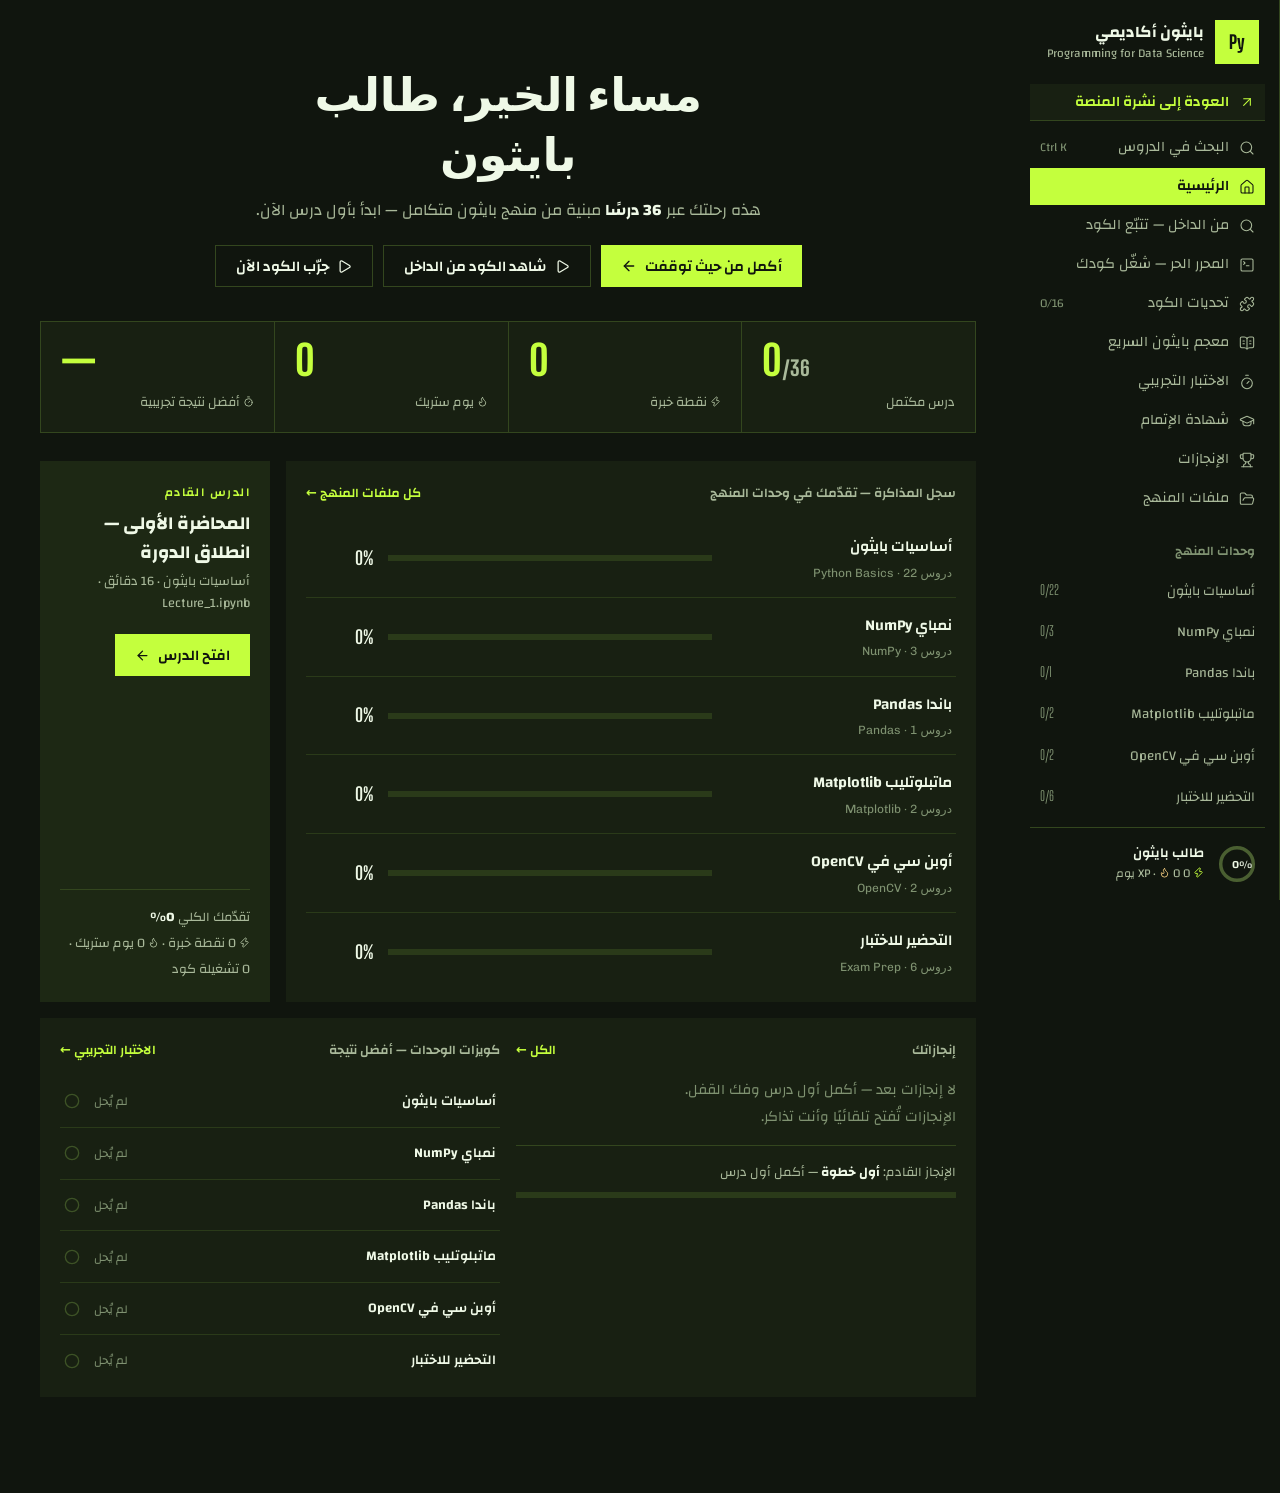
<file: app/index.html>
<!doctype html>
<html lang="ar" dir="rtl">
<head>
<meta charset="utf-8" />
<meta name="viewport" content="width=device-width, initial-scale=1" />
<title>بايثون أكاديمي — Programming for Data Science</title>
<meta name="description" content="منصة تعلّم تفاعلي لبايثون: 36 درسًا من نوتبوكات المنهج، كود بايثون يعمل داخل المتصفح، تحديات وتصحيح تلقائي بالعربي، كويزات، اختبار تجريبي وشهادة إتمام." />
<meta name="theme-color" content="#10150e" />
<link rel="icon" type="image/svg+xml" href="../icon.svg" />
<link rel="preconnect" href="https://fonts.googleapis.com" />
<link rel="preconnect" href="https://fonts.gstatic.com" crossorigin />
<link href="https://fonts.googleapis.com/css2?family=Big+Shoulders+Display:wght@600;700;800&family=Chivo:wght@400;500;600&family=Changa:wght@400;500;600;700;800&display=swap" rel="stylesheet" />
  <script type="module" crossorigin src="./assets/index-DElRoP-Z.js"></script>
  <link rel="stylesheet" crossorigin href="./assets/index-D1dUIuGD.css">
</head>
<body>
<div id="root"></div>
</body>
</html>
</file>
<file: engine/scrollcraft.css>
/* ============================================================================
   scrollcraft.css: the taste floor
   ----------------------------------------------------------------------------
   Two layers, and the split matters:

     TOKENS   what you override per brand. Colour roles, the type ramp, the
              spacing scale, elevation, motion. A brand is ~12 values.
     DEVICES  what the engine drives. Do not restyle these to taste; they are
              the mechanism. Style your own markup instead.

   Nothing here draws a "component". There are no card, badge, or pill classes,
   because a stylesheet that ships those is how every page built on it ends up
   with the same shapes. You get a floor and a vocabulary; the composition is
   yours.
   ========================================================================== */

/* ---------------------------------------------------------------- tokens -- */
:root {
  /* --- colour roles. Override these six and the page is rebranded. -------- */
  --sc-canvas:      #08090b;   /* the page ground. Drift interpolates this.   */
  --sc-surface:     #101217;   /* anything raised off the ground             */
  --sc-ink:         #f4f2ef;   /* primary text                               */
  --sc-ink-soft:    #9a9ba1;   /* secondary text. Tinted, never flat gray.   */
  --sc-accent:      #d8ff3e;   /* ONE accent. It owns a region, not confetti. */
  --sc-accent-ink:  #08090b;   /* text that sits on the accent               */

  --sc-hairline:    color-mix(in oklab, var(--sc-ink) 12%, transparent);
  --sc-hairline-strong: color-mix(in oklab, var(--sc-ink) 22%, transparent);

  /* --- type. Two families max. Display carries voice, text carries prose. - */
  --sc-font-display: "Instrument Sans", "Geist", system-ui, sans-serif;
  --sc-font-text:    "Geist", system-ui, sans-serif;
  --sc-font-mono:    "Geist Mono", ui-monospace, monospace;

  /* Fluid ramp. Tracking tightens as size grows because a face set at 6rem
     with 0 tracking reads loose; this is optical correction, not decoration. */
  --sc-t-xs:   clamp(0.75rem, 0.72rem + 0.15vw, 0.82rem);
  --sc-t-sm:   clamp(0.875rem, 0.84rem + 0.18vw, 0.95rem);
  --sc-t-base: clamp(1rem, 0.96rem + 0.22vw, 1.125rem);
  --sc-t-lg:   clamp(1.2rem, 1.1rem + 0.5vw, 1.5rem);
  --sc-t-xl:   clamp(1.6rem, 1.35rem + 1.2vw, 2.25rem);
  --sc-t-2xl:  clamp(2.1rem, 1.6rem + 2.4vw, 3.4rem);
  --sc-t-3xl:  clamp(2.8rem, 1.9rem + 4.2vw, 5rem);
  --sc-t-4xl:  clamp(3.4rem, 1.9rem + 6.6vw, 7.5rem);

  --sc-track-tight:  -0.035em;
  --sc-track-snug:   -0.02em;
  --sc-track-normal: -0.005em;
  --sc-track-wide:    0.08em;

  --sc-leading-none: 0.94;
  --sc-leading-tight: 1.06;
  --sc-leading-body: 1.62;

  --sc-measure: 62ch;

  /* --- space. 4px base: the useful middle steps an 8-only scale misses. --- */
  --sc-1: 0.25rem;  --sc-2: 0.5rem;   --sc-3: 0.75rem;  --sc-4: 1rem;
  --sc-5: 1.5rem;   --sc-6: 2rem;     --sc-7: 3rem;     --sc-8: 4rem;
  --sc-9: 6rem;     --sc-10: 8rem;    --sc-11: 12rem;

  /* Section rhythm is fluid so a phone doesn't inherit desktop air. */
  --sc-section: clamp(4.5rem, 9vw, 11rem);
  --sc-gutter:  clamp(1.25rem, 5vw, 5.5rem);
  --sc-maxw:    82rem;

  /* --- radius. Pick one scale for the page and hold it. ------------------- */
  --sc-r-sm: 6px;  --sc-r-md: 12px;  --sc-r-lg: 20px;  --sc-r-pill: 999px;

  /* --- elevation. Every shadow has an offset AND a soft blur, and is tinted
         to the canvas hue. A zero-offset coloured halo is decoration, not
         depth, so there isn't one here. ---------------------------------- */
  --sc-shadow-color: 220 40% 2%;
  --sc-e1: 0 1px 2px hsl(var(--sc-shadow-color) / 0.28),
           0 2px 6px -1px hsl(var(--sc-shadow-color) / 0.20);
  --sc-e2: 0 2px 4px hsl(var(--sc-shadow-color) / 0.24),
           0 8px 18px -4px hsl(var(--sc-shadow-color) / 0.30);
  --sc-e3: 0 4px 8px hsl(var(--sc-shadow-color) / 0.22),
           0 18px 40px -8px hsl(var(--sc-shadow-color) / 0.38),
           0 48px 90px -24px hsl(var(--sc-shadow-color) / 0.30);

  /* Edge light: a 1px top highlight sells a raised surface better than any
     amount of blur, because real raised things catch light on their lip. */
  --sc-edge: inset 0 1px 0 color-mix(in oklab, var(--sc-ink) 10%, transparent);

  /* --- motion. Built-in CSS easings are too weak for UI. ------------------ */
  --sc-ease-out:    cubic-bezier(0.23, 1, 0.32, 1);
  --sc-ease-in-out: cubic-bezier(0.77, 0, 0.175, 1);
  --sc-ease-drawer: cubic-bezier(0.32, 0.72, 0, 1);
  --sc-d-fast: 160ms;  --sc-d-base: 240ms;  --sc-d-slow: 420ms;

  --sc-z-stage: 1; --sc-z-copy: 20; --sc-z-chrome: 60;
}

/* --------------------------------------------------------------- reset -- */
*, *::before, *::after { box-sizing: border-box; }
html { -webkit-text-size-adjust: 100%; scroll-behavior: smooth; }
@media (prefers-reduced-motion: reduce) { html { scroll-behavior: auto; } }

body {
  margin: 0;
  background: var(--sc-canvas);
  color: var(--sc-ink);
  font-family: var(--sc-font-text);
  font-size: var(--sc-t-base);
  line-height: var(--sc-leading-body);
  letter-spacing: var(--sc-track-normal);
  -webkit-font-smoothing: antialiased;
  text-rendering: optimizeLegibility;
  font-synthesis-weight: none;
  overflow-x: clip;
}
img, video, canvas, svg { display: block; max-width: 100%; }
button, input, select, textarea { font: inherit; color: inherit; }

/* ------------------------------------------------- the browser surfaces --
   The parts you did not draw still carry the design. Selection, caret, focus
   ring, scrollbar and tabular numerals all ship with defaults that belong to no
   design system. Theming them is the cheapest signal that a page was built
   rather than assembled, and it is the step that gets skipped most reliably. */
::selection { background: var(--sc-accent); color: var(--sc-accent-ink); }
:root { caret-color: var(--sc-accent); accent-color: var(--sc-accent); }
:focus-visible {
  outline: 2px solid var(--sc-accent);
  outline-offset: 3px;
  border-radius: var(--sc-r-sm);
}
:where(a) { color: inherit; text-decoration-thickness: 1px; text-underline-offset: 0.22em; }
@supports (scrollbar-color: auto) {
  html { scrollbar-color: color-mix(in oklab, var(--sc-ink) 26%, transparent) transparent; scrollbar-width: thin; }
}
:where(table, .sc-nums, [data-sc-count]) { font-variant-numeric: tabular-nums; }

/* ----------------------------------------------------------- typography -- */
.sc-display {
  font-family: var(--sc-font-display);
  font-weight: 500;
  line-height: var(--sc-leading-none);
  letter-spacing: var(--sc-track-tight);
  text-wrap: balance;
  margin: 0;
}
.sc-display--xl { font-size: var(--sc-t-4xl); }
.sc-display--lg { font-size: var(--sc-t-3xl); }
.sc-display--md { font-size: var(--sc-t-2xl); letter-spacing: var(--sc-track-snug); }
.sc-lede {
  font-size: var(--sc-t-lg);
  line-height: 1.44;
  letter-spacing: var(--sc-track-snug);
  color: var(--sc-ink);
  max-width: 46ch;
  text-wrap: pretty;
  margin: 0;
}
.sc-body { max-width: var(--sc-measure); color: var(--sc-ink-soft); text-wrap: pretty; margin: 0; }
.sc-label {
  font-family: var(--sc-font-mono);
  font-size: var(--sc-t-xs);
  letter-spacing: var(--sc-track-wide);
  text-transform: uppercase;
  color: var(--sc-ink-soft);
}

/* ---------------------------------------------------------------- layout -- */
.sc-wrap { width: 100%; max-width: var(--sc-maxw); margin-inline: auto; padding-inline: var(--sc-gutter); }
.sc-section { padding-block: var(--sc-section); }
/* More space above a heading than below it: the gap belongs to the boundary,
   not to the pair. */
.sc-stack > * + * { margin-top: var(--sc-4); }
.sc-stack > :is(h1,h2,h3) { margin-top: var(--sc-7); }
.sc-stack > :is(h1,h2,h3):first-child { margin-top: 0; }
.sc-rule { height: 1px; border: 0; background: var(--sc-hairline); margin: 0; }

/* =============================================================== DEVICES ==
   Driven by the engine. Restyle your own markup, not these.                */

.sc-act--pinned { position: relative; }
.sc-stage {
  position: sticky; top: 0;
  height: 100vh; height: 100svh;
  overflow: clip;
  z-index: var(--sc-z-stage);
}

/* scrub / sequence media */
.sc-stage :is(video[data-sc-scrub], canvas[data-sc-sequence], .sc-stage__poster) {
  position: absolute; inset: 0;
  width: 100%; height: 100%;
  object-fit: cover;
}
video[data-sc-scrub] { opacity: 0; transition: opacity 380ms var(--sc-ease-out); }
.sc-has-clip video[data-sc-scrub] { opacity: 1; }
/* The poster is a live frame-holder, not a placeholder: it stays up until a
   real video frame has painted, which is what stops the blank-stage flash. */
.sc-stage__poster { z-index: 0; transition: opacity 380ms var(--sc-ease-out); }
.sc-has-clip .sc-stage__poster { opacity: 0; }

/* A scrim only where text sits. A full-frame darkening layer flattens the
   image everywhere to fix contrast in one corner. */
.sc-scrim {
  position: absolute; inset: 0; pointer-events: none; z-index: 1;
  background: linear-gradient(
    var(--sc-scrim-angle, 180deg),
    color-mix(in oklab, var(--sc-canvas) var(--sc-scrim-a, 78%), transparent) 0%,
    color-mix(in oklab, var(--sc-canvas) 30%, transparent) 42%,
    transparent 68%);
}
/* Point the scrim at the copy. A scrim gradient that darkens the top while the
   copy sits at the bottom fixes contrast nowhere and flattens the image
   everywhere, which is the most common way text-over-video goes wrong. */
.sc-scrim--bottom { --sc-scrim-angle: 0deg; }
.sc-scrim--left   { --sc-scrim-angle: 90deg; }
.sc-scrim--right  { --sc-scrim-angle: 270deg; }

/* Corner scrims, for copy anchored to a corner. An edge gradient has to darken
   a whole band across the frame to cover one corner; a corner gradient puts the
   density where the text is and leaves the rest of the image alone. Pair with
   .sc-copy--lead / .sc-copy--trail. */
.sc-scrim--lead {
  background: linear-gradient(to top right,
    color-mix(in oklab, var(--sc-canvas) 94%, transparent) 0%,
    color-mix(in oklab, var(--sc-canvas) 72%, transparent) 30%,
    color-mix(in oklab, var(--sc-canvas) 30%, transparent) 52%,
    transparent 72%);
}
.sc-scrim--trail {
  background: linear-gradient(to top left,
    color-mix(in oklab, var(--sc-canvas) 94%, transparent) 0%,
    color-mix(in oklab, var(--sc-canvas) 72%, transparent) 30%,
    color-mix(in oklab, var(--sc-canvas) 30%, transparent) 52%,
    transparent 72%);
}
/* A band across the bottom, for copy that spans the full width of the frame.
   That is what both corner anchors become below 860px, and it is also the right
   shape whenever the copy block is wider than a corner. */
.sc-scrim--band {
  background: linear-gradient(to top,
    color-mix(in oklab, var(--sc-canvas) 94%, transparent) 0%,
    color-mix(in oklab, var(--sc-canvas) 74%, transparent) 22%,
    color-mix(in oklab, var(--sc-canvas) 30%, transparent) 42%,
    transparent 58%);
}
.sc-scrim--vignette {
  background: radial-gradient(120% 90% at 50% 45%, transparent 40%,
              color-mix(in oklab, var(--sc-canvas) 70%, transparent) 100%);
}

/* copy over a stage.
   max-width is in rem, never ch. A `ch` on this container resolves against the
   CONTAINER's font-size (body size), not the display size of the heading inside
   it, so `max-width: 20ch` here silently produces a ~180px column and wraps a
   hero headline to six lines. Set a ch measure on the text element itself. */
.sc-copy {
  position: absolute; z-index: var(--sc-z-copy);
  inset-inline: var(--sc-gutter);
  max-width: min(46rem, 76vw);
  will-change: opacity, transform;
}
.sc-copy--lead   { left: var(--sc-gutter); bottom: clamp(3rem, 12vh, 9rem); }
/* inset-inline FIRST. It is the shorthand for left+right, so declaring it after
   `left: 50%` resets left to auto and the block drifts off the left edge. */
.sc-copy--center { inset-inline: auto; left: 50%; top: 50%; translate: -50% -50%; text-align: center; }
.sc-copy--trail  { inset-inline: auto; right: var(--sc-gutter); bottom: clamp(3rem, 12vh, 9rem); text-align: right; }

/* cue defaults: the engine writes opacity/transform inline, these are the
   pre-paint state so nothing flashes before the first read() */
[data-sc-cue] { opacity: 0; will-change: opacity, transform; }
.sc-ready [data-sc-cue] { transition: none; }

/* kinetic split */
.sc-split { display: inline-block; overflow: hidden; vertical-align: top; }
/* Descenders live below the baseline; a line mask clipped to the line box eats
   the tails off g, y, p, j. The padding buys them room back. */
.sc-split--line { display: block; padding-bottom: 0.14em; margin-bottom: -0.14em; }
.sc-split__i { display: inline-block; will-change: transform, opacity; }
.sc-is-split { opacity: 1 !important; }

/* horizontal rail */
[data-sc-pan] { display: flex; will-change: transform; }

/* reveal + parallax */
[data-sc-reveal] { will-change: clip-path; }
[data-sc-parallax] { will-change: transform; }

/* flow reveal (fires once) */
[data-sc-in], [data-sc-stagger] > * {
  opacity: 0;
  transform: translate3d(0, 14px, 0);
  transition: opacity 620ms var(--sc-ease-out), transform 620ms var(--sc-ease-out);
}
[data-sc-in].sc-in, [data-sc-stagger] > .sc-in { opacity: 1; transform: none; }

/* pointer devices */
[data-sc-tilt] { transform-style: preserve-3d; will-change: transform; }
[data-sc-magnet] { will-change: transform; }
/* isolation always; position only if nothing more specific already set it.
   Written with :where() (zero specificity) on purpose: a plain `position:
   relative` here has the same weight as `.sc-stage` and, being later in the
   file, silently wins. A stage carrying both attributes then stops being
   sticky and the whole act scrolls away instead of pinning. */
[data-sc-spotlight] { isolation: isolate; }
:where([data-sc-spotlight]) { position: relative; }
[data-sc-spotlight]::after {
  content: ""; position: absolute; inset: 0; pointer-events: none; z-index: 2;
  background: radial-gradient(
    28rem 28rem at calc(var(--sc-mx, 0.5) * 100%) calc(var(--sc-my, 0.5) * 100%),
    color-mix(in oklab, var(--sc-accent) 16%, transparent), transparent 70%);
  opacity: 0; transition: opacity var(--sc-d-slow) var(--sc-ease-out);
}
[data-sc-spotlight]:hover::after { opacity: 1; }

/* =========================================================== WORLDFLIGHT ==
   One fixed stage for the whole page. The only thing in document flow is the
   spacer, and it is empty. If you find yourself adding a section here, you want
   act mode instead: the moment a real block scrolls past the fixed stage, the
   page has a seam again and the whole point is gone.                        */

[data-sc-mode="worldflight"] { position: relative; }

.sc-world {
  position: fixed; inset: 0;
  overflow: clip;
  z-index: var(--sc-z-stage);
  background: var(--sc-canvas);
}

/* Every leg is mounted for the life of the page and stacked in the same box.
   The engine owns opacity, visibility and z-index here; do not set them. */
.sc-world__seg {
  position: absolute; inset: 0;
  opacity: 0;
  will-change: opacity;
}
.sc-world__seg > :is(video, img, canvas) {
  position: absolute; inset: 0;
  width: 100%; height: 100%;
  object-fit: cover;
}
/* The poster is the frame-holder AND the first camera move: the engine pushes
   it in slowly until a real decoded frame is available to replace it. */
.sc-world__poster {
  z-index: 0;
  transform-origin: 50% 50%;
  transition: opacity 420ms var(--sc-ease-out);
}
.sc-world__seg > video { z-index: 1; }
.sc-world__seg.sc-has-clip .sc-world__poster { opacity: 0; }
/* The act stylesheet lights a clip through its ancestor act. A worldflight leg
   has no act, so match the class the engine also writes on the clip itself. */
video[data-sc-scrub].sc-has-clip { opacity: 1; }

/* The copy layer is fixed too, and inert by default: the engine hands
   pointer-events back to a block only while it is actually legible. */
.sc-world__copy {
  position: fixed; inset: 0;
  z-index: var(--sc-z-copy);
  pointer-events: none;
}
.sc-world__scrim { position: absolute; inset: 0; pointer-events: none; z-index: 0; }
[data-sc-copy] {
  opacity: 0;
  pointer-events: none;
  will-change: opacity, transform;
}
.sc-ready [data-sc-copy] { transition: none; }

/* The track. Empty on purpose. */
.sc-world__spacer { pointer-events: none; }

/* scroll progress */
[data-sc-progress] {
  position: fixed; inset: 0 0 auto 0; height: 2px; z-index: var(--sc-z-chrome);
  background: var(--sc-accent); transform-origin: 0 50%; transform: scaleX(0);
  will-change: transform;
}

/* ----------------------------------------------------------- atmosphere --
   Depth is not only shadow. Grain keeps a flat dark ground from banding, and
   it is the difference between "a dark page" and "a lit room". */
.sc-grain { position: fixed; inset: 0; pointer-events: none; z-index: 3; opacity: 0.045; }
.sc-grain::before {
  content: ""; position: absolute; inset: -50%;
  background-image: url("data:image/svg+xml;utf8,<svg xmlns='http://www.w3.org/2000/svg' width='140' height='140'><filter id='n'><feTurbulence type='fractalNoise' baseFrequency='0.85' numOctaves='3'/></filter><rect width='140' height='140' filter='url(%23n)'/></svg>");
}

/* -------------------------------------------------------- reduced motion -- */
@media (prefers-reduced-motion: reduce) {
  /* Fewer and gentler, not zero. Opacity still carries the reveal so the page
     is comprehensible; every position change is dropped. */
  [data-sc-in], [data-sc-stagger] > * { transform: none; transition-duration: 220ms; }
  [data-sc-parallax], [data-sc-pan], .sc-split__i { transform: none !important; }
  /* A wipe is a position change too. Show reveal content settled. */
  [data-sc-reveal] { clip-path: none !important; }
  /* A rail's transform IS its navigation, not decoration. Zeroing it the way
     parallax and kinetic type are zeroed parks the act on its first screenful
     and makes everything past the fold unreachable: a device degrading into
     missing content. Hand the travel back to the reader as an ordinary scroll
     region instead, so the same items are all still gettable without motion.
     A build that would rather re-lay the rail out as a grid can still do that;
     this is the floor, not the ceiling. */
  [data-sc-act="pan"] .sc-stage,
  [data-sc-act="pan"] [data-sc-stage] {
    overflow-x: auto; overflow-y: hidden;
    overscroll-behavior-x: contain;
    scroll-snap-type: x proximity;
  }
  [data-sc-pan] > * { scroll-snap-align: center; }
  [data-sc-spotlight]::after { display: none; }
  /* A worldflight keeps its whole story here. No clip is ever fetched, so the
     posters are the film, and they cross-dissolve through exactly the same
     seams at exactly the same scroll positions. The push-in and the copy drift
     are the only things that go. */
  .sc-world__poster, [data-sc-copy] { transform: none !important; }
}

/* --------------------------------------------------------------- mobile -- */
@media (max-width: 860px) {
  .sc-copy { inset-inline: var(--sc-gutter); max-width: none; }
  .sc-copy--trail { text-align: left; }
  .sc-stage { height: 100svh; }
  /* .sc-copy--trail re-anchors to the left and spans the full width here, so a
     bottom-RIGHT corner gradient darkens the one corner the copy just left and
     guarantees a contrast failure over any bright clip. Point the density at
     the copy: the same band .sc-scrim--band paints. */
  .sc-scrim--trail {
    background: linear-gradient(to top,
      color-mix(in oklab, var(--sc-canvas) 94%, transparent) 0%,
      color-mix(in oklab, var(--sc-canvas) 74%, transparent) 22%,
      color-mix(in oklab, var(--sc-canvas) 30%, transparent) 42%,
      transparent 58%);
  }
}
</file>
<file: engine/theme-paper.css>
/* ============================================================================
   بايثون أكاديمي · هوية «المكتب الورقي» (مشتقة من عائلة current)
   ----------------------------------------------------------------------------
   الاستلهام: insideout.sh — الاستعارة الورقية (مجلدات، علبة بطاقات، كتاب مفتوح،
   شهادة). الألوان من عائلتنا لا منهم:
     أرض الورق  #eff9e7    الحبر #10150e    الفولت #c4ff3d (لمسة واحدة)
     السطح الداكن #182012   الكود #0b0f08    tints مشتقة: مسك/زيتوني/فستقي/رملي
   قواعد العائلة: بلا نصف قطر، بلا تدرّجات. الظل هادئ بدرجتين فقط بلون الحبر.
   Changa للعربية، Big Shoulders للاتينية والأرقام الكبيرة، Chivo للاتينية
   الصغيرة، والمونو للكود والشاشات.
   ========================================================================== */

:root {
  /* الأرض والحبر */
  --paper: #eff9e7;
  --sheet: #f9fdf4;
  --ink: #10150e;
  --ink-2: #414c34;
  /* #5e6948 لا #6d7860: أدنى تباين 5.4:1 على الورق للنصوص الصغيرة (كان 4.3) */
  --ink-3: #5e6948;
  --volt: #c4ff3d;
  --surface: #182012;
  --code: #0b0f08;

  --line: rgba(16, 21, 14, .16);
  --line-2: rgba(16, 21, 14, .38);

  /* tints مشتقة من العائلة — مشبّعة بما يكفي لتُقرأ على الورق */
  --musk: #dfe9c8;
  --olive: #d3e2b0;
  --pist: #cdf096;
  --sand: #e8dfc0;
  --volt-tint: #e2faae;

  /* ظل هادئ بدرجتين بلون الحبر — لا أسود قاسي */
  --lift-1: 0 1px 2px rgba(16, 21, 14, .07), 0 3px 10px rgba(16, 21, 14, .05);
  --lift-2: 0 2px 4px rgba(16, 21, 14, .08), 0 14px 34px rgba(16, 21, 14, .09);
  --lift-3: 0 3px 6px rgba(16, 21, 14, .09), 0 22px 48px rgba(16, 21, 14, .10);

  --ease: cubic-bezier(.2, .8, .2, 1);

  --f-display: "Changa", "Segoe UI", system-ui, sans-serif;
  --f-text: "Changa", "Segoe UI", system-ui, sans-serif;
  --f-wide: "Big Shoulders Display", "Arial Narrow", system-ui, sans-serif;
  --f-latin: "Chivo", system-ui, sans-serif;
  --mono: ui-monospace, "SFMono-Regular", Menlo, Consolas, monospace;

  /* توكنات المحرك تعود للورق */
  --sc-canvas: var(--paper);
  --sc-surface: var(--sheet);
  --sc-ink: var(--ink);
  --sc-ink-soft: var(--ink-2);
  --sc-accent: var(--ink);
  --sc-accent-ink: var(--paper);

  --strip: 4rem;
  --maxw: 74rem;
  --gutter: clamp(1.1rem, 4vw, 3.2rem);
}

* { box-sizing: border-box; }
html { background: var(--paper); }
body {
  margin: 0; background: var(--paper); color: var(--ink);
  font-family: var(--f-text); font-size: 1.0625rem; line-height: 1.9;
  -webkit-font-smoothing: antialiased; font-variant-numeric: tabular-nums;
  overflow-x: clip;
}
p, h1, h2, h3, h4, figure, ul, pre, ol { margin: 0; }
::selection { background: var(--volt); color: var(--ink); }
:focus-visible { outline: 3px solid var(--ink); outline-offset: 3px; }
a { color: inherit; }

.skip {
  position: fixed; z-index: 100; inset-block-start: 10px; inset-inline-start: 10px;
  padding: .6rem 1rem; background: var(--ink); color: var(--paper);
  font-weight: 600; text-decoration: none; transform: translateY(-180%);
  transition: transform 140ms var(--ease);
}
.skip:focus { transform: none; }
.mainflow:focus { outline: none; }

/* ═══ رافد الهامش: سجل القراءة المختوم ═══ */
.mainflow { padding-inline-start: var(--strip); }
.foliorail {
  position: fixed; z-index: 60; inset-block: 0; inset-inline-start: 0;
  width: var(--strip); display: flex; flex-direction: column; align-items: center;
  padding: 0 0 12px; background: var(--paper); color: var(--ink);
  border-inline-end: 1px solid var(--line-2);
}
.foliorail .mark {
  width: 100%; min-height: var(--strip); display: grid; place-items: center;
  background: var(--ink); color: var(--volt);
  font: 800 1.15rem/1 var(--f-wide); letter-spacing: .05em; text-decoration: none;
}
.foliorail .mark:hover { color: var(--paper); }
.foliorail .stamps { display: flex; flex-direction: column; align-items: center; gap: 6px; margin-top: 12px; }
.foliorail .stamp {
  width: 1.9rem; height: 1.9rem; padding: 0; border-radius: 0;
  border: 1px solid var(--line-2); background: transparent; color: var(--ink-3);
  display: grid; place-items: center; cursor: pointer;
  font: 600 .82rem/1 var(--f-text);
  transition: background-color 140ms var(--ease), color 140ms var(--ease), border-color 140ms var(--ease);
}
.foliorail .stamp:hover { border-color: var(--ink); color: var(--ink); }
.foliorail .stamp.on { background: var(--volt); border-color: var(--ink); color: var(--ink); }
.foliorail .rail-label {
  margin-top: auto; writing-mode: vertical-rl;
  font: 500 .72rem/1 var(--f-text); letter-spacing: .16em; color: var(--ink-3);
}
.foliorail .readdot { font: 500 .66rem/1.5 var(--f-latin); color: var(--ink-3); text-align: center; }

.mobilelog {
  display: none; position: fixed; z-index: 60; inset-block-end: 0; inset-inline: 0;
  min-height: 2.6rem; align-items: center; justify-content: center;
  padding: 8px 16px; text-align: center;
  background: var(--paper); border-top: 1px solid var(--line-2);
  font: 600 .78rem/1.5 var(--f-text); color: var(--ink-2);
}
.mobilelog b { color: var(--ink); font-weight: 600; }

/* ═══ هياكل عام ═══ */
.sc-wrap { max-width: var(--maxw); margin-inline: auto; padding-inline: var(--gutter); }
.sc-section { padding-block: clamp(4.25rem, 9vw, 8.5rem); }

.chap-head { display: flex; align-items: baseline; gap: 8px 18px; flex-wrap: wrap; margin-bottom: clamp(1.6rem, 4vh, 2.6rem); }
.chap-no {
  display: inline-flex; align-items: center; gap: .55em; flex: none;
  font-size: .8125rem; font-weight: 600; color: var(--ink-2);
}
.chap-no::before { content: ""; width: .72em; height: .72em; background: var(--volt); border: 1px solid var(--ink); }
.chap-head h2 {
  font-family: var(--f-display); font-weight: 800;
  font-size: clamp(1.85rem, 4.4vw, 3.4rem); line-height: 1.28;
  letter-spacing: -.012em; text-wrap: balance; margin: 0;
}
.sec-lede { max-width: 56ch; color: var(--ink-2); font-size: 1rem; margin: -1rem 0 2.2rem; }

/* ═══ ١ الهيرو — المكتب ═══ */
.titlepage { padding-block: 0; }
.titlepage .sc-wrap { min-height: 100svh; display: flex; flex-direction: column; }

.folio-top {
  display: flex; justify-content: space-between; align-items: center;
  gap: 6px 20px; flex-wrap: wrap;
  padding-block: 14px; border-bottom: 1px solid var(--line-2);
  font-size: .8125rem; color: var(--ink-2);
}
.folio-top span { white-space: nowrap; }
.folio-top .ar { display: inline-flex; align-items: center; gap: .5em; color: var(--ink); font-weight: 600; }
.folio-top .ar::before { content: ""; width: .65em; height: .65em; background: var(--volt); border: 1px solid var(--ink); }
.folio-top .en { font-family: var(--f-latin); letter-spacing: .02em; }

.title-copy { flex: 1; display: flex; flex-direction: column; justify-content: center; padding-block: clamp(1.4rem, 4vh, 3rem); }
.title-copy h1 {
  font-family: var(--f-display); font-weight: 800;
  font-size: clamp(2.6rem, 8.4vw, 7rem); line-height: 1.16;
  letter-spacing: -.01em; text-wrap: balance;
  margin: 0 0 clamp(1rem, 2.5vh, 1.6rem);
}
.title-copy h1 em {
  font-style: normal; background: var(--volt);
  padding: 0 .14em; box-decoration-break: clone; -webkit-box-decoration-break: clone;
}
.title-copy .lede {
  font-size: clamp(1.02rem, 1.5vw, 1.28rem); line-height: 1.95;
  color: var(--ink-2); max-width: 54ch; margin: 0 0 26px;
}
.title-copy .lede b { color: var(--ink); font-weight: 600; }

/* شاشة الفهرس: كلمة حية بعرض مقفول */
.hx-screen {
  display: inline-flex; align-items: center; gap: 14px;
  align-self: flex-start;
  background: var(--code); border: 1px solid var(--ink);
  box-shadow: var(--lift-1);
  padding: 10px 16px; margin-bottom: 30px;
  transform: rotate(-1.2deg);
}
.hx-screen-label {
  flex: none; font: 600 .72rem/1.5 var(--f-text); color: #9fb08c;
  border-inline-end: 1px solid rgba(239, 249, 231, .25); padding-inline-end: 14px;
}
.hx-screen-word {
  font: 500 .95rem/1.6 var(--mono); color: var(--volt);
  letter-spacing: .06em; white-space: nowrap;
  display: inline-block; transition: opacity 200ms var(--ease), transform 200ms var(--ease);
}
.hx-screen-word.w-out { opacity: 0; transform: translateY(6px); }
.hx-caret { flex: none; width: .55em; height: 1.05em; background: var(--volt); animation: blink 1.1s steps(1) infinite; }
@keyframes blink { 50% { opacity: 0; } }

.title-links { display: flex; align-items: center; gap: clamp(1rem, 3.4vw, 2.4rem); flex-wrap: wrap; font-size: 1rem; font-weight: 600; }
.btn-primary {
  display: inline-flex; align-items: center; min-height: 2.9rem;
  padding-inline: 1.3em; background: var(--ink); color: var(--paper);
  text-decoration: none; box-shadow: var(--lift-1);
  transition: background-color 140ms var(--ease), color 140ms var(--ease), transform 140ms var(--ease);
}
.btn-primary:hover { background: var(--volt); color: var(--ink); box-shadow: var(--lift-2); }
.btn-primary:active { transform: translateY(1px); }
.link-plain {
  display: inline-flex; align-items: center; min-height: 2.9rem; padding-inline: .15rem;
  text-decoration: underline; text-decoration-thickness: 2px; text-underline-offset: .3em;
}
@media (hover: hover) and (pointer: fine) {
  .link-plain:hover { background: var(--ink); color: var(--paper); text-decoration-color: transparent; }
}

/* مشهد المكتب المرسوم */
.desk { display: block; width: 100%; height: auto; margin-top: clamp(.5rem, 3vh, 2rem); }
.desk-mini { display: none; }
.desk .obj-label { font: 600 13px/1 var(--f-text); fill: var(--ink); }
.desk .obj-label-en { font: 600 11px/1 var(--f-wide); letter-spacing: .12em; fill: var(--ink-2); direction: ltr; unicode-bidi: isolate; }
/* سطور الطرفية: اتجاه أساس LTR صريح — بدونها يعيد سياق RTL ترتيب المقاطع
   فينعكس السطر وتنقلب نقطة ارتكاز start فيخرج الناتج العربي من الصندوق */
.desk .term-line { font: 500 13px/1.5 var(--mono); fill: var(--volt); direction: ltr; unicode-bidi: isolate; }
.desk .term-line--out { fill: #eff9e7; }
.desk .lanyard-id { font: 800 30px/1 var(--f-wide); letter-spacing: .04em; fill: var(--ink); }

/* شريط الوقائع */
.folio-facts {
  display: flex; align-items: baseline; flex-wrap: wrap; gap: 10px 34px;
  justify-content: space-between;
  padding-block: 16px 22px; border-top: 1px solid var(--line-2);
  font-size: .82rem; color: var(--ink-2);
}
.folio-facts span { display: inline-flex; align-items: baseline; gap: .3em; }
.folio-facts b {
  font-family: var(--f-wide); font-weight: 800; font-size: 1.7rem;
  line-height: 1; color: var(--ink); letter-spacing: .01em;
}

/* ═══ ٢ اختر بدايتك ═══ */
.start-grid { display: grid; grid-template-columns: repeat(2, minmax(0, 1fr)); gap: clamp(1.2rem, 3vw, 2.4rem); }
.track {
  position: relative; background: var(--sheet); border: 1px solid var(--ink);
  box-shadow: var(--lift-2); padding: clamp(1.3rem, 2.6vw, 2rem);
  display: flex; flex-direction: column;
}
.track::before {
  content: ""; position: absolute; top: -13px; inset-inline-start: 22px;
  height: 13px; width: min(46%, 190px);
  background: inherit; border: 1px solid var(--ink); border-bottom: 0;
  clip-path: polygon(0 0, 82% 0, 100% 100%, 0 100%);
}
.track--musk { background: var(--musk); }
.track--sand { background: var(--sand); }
.track-tab { font-size: .8rem; font-weight: 600; color: var(--ink-2); margin: 4px 0 10px; }
.track h3 { font-family: var(--f-display); font-weight: 800; font-size: clamp(1.5rem, 2.6vw, 2.1rem); line-height: 1.3; margin: 0 0 2px; }
.track .track-en { font: 600 .88rem/1 var(--f-wide); letter-spacing: .1em; color: var(--ink-2); margin-bottom: 14px; }
.track > p { color: var(--ink-2); font-size: .95rem; max-width: 46ch; }
.track .m-count { display: flex; align-items: baseline; gap: 8px; padding-block: 10px 12px; margin: 14px 0 16px; border-block: 1px solid var(--line-2); }
.track .m-count b { font-family: var(--f-wide); font-weight: 800; font-size: 2.4rem; line-height: 1; color: var(--ink); }
.track .m-count span { color: var(--ink-2); font-size: .85rem; }

.cutshot { position: relative; margin: 4px 0 16px; }
.cut-frame { position: relative; }
.cut-frame img { display: block; width: 100%; height: auto; border: 1px solid var(--ink); }
/* أسنان القص: لسان البطاقة يقضم أسفل اللقطة — داخل الإطار لا الشكل، لأن
   الشكل يشمل التعليق فتقع الأسنان تحت النص وتختفي بلون البطاقة نفسها.
   الحرفية لا المتغير: var() داخل محتوى <pattern> لا يُحسب بأمانة في بعض
   المحركات فتسقط الأسنان إلى الأسود على صورة داكنة = لا شيء */
.cut-frame .teeth { position: absolute; inset-inline: 0; bottom: -1px; width: 100%; height: 7px; }
/* ink-2 لا ink-3: التسمية تجلس على بطاقات sand أيضًا، وink-3 عليها 4.4 فقط */
.cutshot figcaption { font-size: .78rem; color: var(--ink-2); padding-top: 8px; }
.track-go {
  margin-top: auto; align-self: flex-start;
  font-weight: 600; text-decoration: underline; text-decoration-thickness: 2px; text-underline-offset: .3em;
}
.track-go::after { content: " ←"; }
@media (hover: hover) and (pointer: fine) {
  .track-go:hover { background: var(--ink); color: var(--paper); text-decoration-color: transparent; }
}

/* ═══ ٣ انظر داخل الدرس — الكتاب المفتوح ═══ */
.book-sec { padding-inline: var(--gutter); max-width: var(--maxw); margin-inline: auto; }
.book-stage { position: relative; }
.book {
  display: grid; grid-template-columns: minmax(0, 1fr) minmax(0, 1fr);
  background: var(--sheet); border: 1px solid var(--ink);
  box-shadow: var(--lift-3);
  min-height: 0;
}
.bk-page { position: relative; padding: clamp(1.2rem, 3vw, 2.4rem); display: flex; flex-direction: column; }
.bk-page--r { border-inline-end: 1px dashed var(--line-2); }
.bk-run {
  font: 600 .72rem/1.5 var(--f-text); letter-spacing: .08em; color: var(--ink-3);
  padding-bottom: 10px; margin-bottom: 14px; border-bottom: 1px solid var(--line);
}
.bk-page h3 { font-family: var(--f-display); font-weight: 700; font-size: clamp(1.25rem, 2.4vw, 1.8rem); line-height: 1.45; margin: 0 0 14px; }
.bk-page ul { list-style: none; padding: 0; display: grid; gap: 10px; color: var(--ink-2); font-size: .95rem; max-width: 60ch; }
.bk-page ul li { padding-inline-start: 1rem; position: relative; }
.bk-page ul li::before { content: ""; position: absolute; inset-inline-start: 0; top: .62em; width: .45em; height: .45em; background: var(--volt); border: 1px solid var(--ink); }
.bk-page ul .t { color: var(--ink); font-weight: 600; }
.bk-code {
  direction: ltr; text-align: left; unicode-bidi: isolate;
  background: var(--code); color: var(--paper); font-family: var(--mono);
  font-size: .84rem; line-height: 1.75; padding: 16px 18px; overflow-x: auto;
  border: 1px solid var(--ink); border-top: 4px solid var(--volt);
}
.bk-code .k { color: var(--pist); }
.bk-code .out {
  display: block; color: var(--volt); margin-top: 8px;
  padding-top: 8px; border-top: 1px solid rgba(239, 249, 231, .22);
}
.bk-chip {
  font-family: var(--mono); font-size: .8em; font-weight: 500;
  background: var(--sheet); border: 1px solid var(--line-2);
  padding: 0 5px; direction: ltr; unicode-bidi: isolate;
}
.bk-why {
  margin-top: 14px; font-size: .88rem; color: var(--ink-2);
  border-inline-start: 3px solid var(--volt); padding: 8px 14px; background: var(--musk);
}
.bk-why b { color: var(--ink); }
.bk-try {
  margin-top: 16px; align-self: flex-start; font-weight: 600; font-size: .95rem;
  text-decoration: underline; text-decoration-thickness: 2px; text-underline-offset: .3em;
}
.bk-try::after { content: " ←"; }
@media (hover: hover) and (pointer: fine) {
  .bk-try:hover { background: var(--ink); color: var(--paper); text-decoration-color: transparent; }
}
.bk-pageno {
  position: absolute; bottom: 10px; inset-inline-start: 14px;
  font: 600 .78rem/1 var(--f-text); color: var(--ink-3);
}
.bk-foot { font-size: .82rem; color: var(--ink-3); margin-top: 14px; }

/* المكبّر: يُموضع بجافاسكربت بوحدات المسرح. الارتكاز فيزيائي (top/left) لا
   منطقي — معادلة القياس في السكربت تقيس من يسار المسرح، ولو ارتكزنا على
   inset-inline-start في RTL لانطلق من اليمين وطار خارج الصفحة */
.bk-glass {
  position: absolute; z-index: 4; top: 0; left: 0;
  width: 118px; height: 118px; margin: -59px 0 0 -59px;
  pointer-events: none;
  transform: translate3d(var(--gx, 0px), var(--gy, 0px), 0);
}
.book-stage.glide .bk-glass { transition: transform 2.4s var(--ease) .45s; transform: translate3d(calc(var(--gx, 0px) + var(--gdx, 0px)), calc(var(--gy, 0px) + var(--gdy, 0px)), 0); }

/* اللقطات الورقية */
.plates { display: grid; grid-template-columns: repeat(2, minmax(0, 1fr)); gap: clamp(1.2rem, 3vw, 2.4rem); margin-top: clamp(1.6rem, 4vw, 3rem); }
.plate {
  margin: 0; background: var(--sheet); border: 1px solid var(--ink);
  box-shadow: var(--lift-1); padding: 8px 8px 0;
}
.plate img { display: block; width: 100%; height: auto; border: 1px solid var(--line-2); }
.plate figcaption {
  font-size: .8rem; color: var(--ink-2); padding: 10px 6px 12px;
  border-top: 1px solid var(--line); margin-top: 8px;
}
.plate figcaption b { color: var(--ink); font-weight: 600; }

/* ═══ ٤ أكثر من دروس ═══ */
.more-grid { display: grid; grid-template-columns: repeat(3, minmax(0, 1fr)); gap: clamp(1.2rem, 2.6vw, 2rem); }
.mo-card {
  background: var(--sheet); border: 1px solid var(--ink); box-shadow: var(--lift-1);
  padding: clamp(1.2rem, 2.4vw, 1.8rem); display: flex; flex-direction: column; gap: 12px;
}
.mo-card--musk { background: var(--musk); }
.mo-card--sand { background: var(--sand); }
.mo-card--olive { background: var(--olive); }
.mo-prop { display: block; width: 100%; height: auto; }
.mo-card h3 { font-family: var(--f-display); font-weight: 800; font-size: clamp(1.2rem, 2vw, 1.6rem); line-height: 1.4; }
.mo-card p { color: var(--ink-2); font-size: .93rem; }
.mo-card p b { color: var(--ink); font-weight: 600; }

/* ═══ ٥ فهرست المنهج — المجلدات ═══ */
.folder-grid { display: grid; grid-template-columns: repeat(3, minmax(0, 1fr)); gap: clamp(1.1rem, 2.4vw, 1.8rem) ; margin-top: clamp(1.6rem, 3vw, 2.4rem); }
.folder-card {
  position: relative; border: 1px solid var(--ink); box-shadow: var(--lift-1);
  padding: clamp(1.1rem, 2.2vw, 1.6rem); padding-top: clamp(1.3rem, 2.4vw, 1.9rem);
  display: flex; flex-direction: column; min-height: 19rem;
}
.folder-card::before {
  content: ""; position: absolute; top: -12px; inset-inline-start: 16px;
  height: 12px; width: min(52%, 180px);
  background: inherit; border: 1px solid var(--ink); border-bottom: 0;
  clip-path: polygon(0 0, 82% 0, 100% 100%, 0 100%);
}
.folder-card--musk { background: var(--musk); }
.folder-card--sand { background: var(--sand); }
.folder-card--olive { background: var(--olive); }
.folder-card--pist { background: var(--pist); }
.folder-card .m-no { font-size: .78rem; font-weight: 600; color: var(--ink-2); margin-bottom: 8px; }
.folder-card h3 { font-family: var(--f-display); font-weight: 800; font-size: clamp(1.3rem, 2.2vw, 1.75rem); line-height: 1.35; margin: 0 0 2px; }
.folder-card .m-en { font: 600 .85rem/1 var(--f-wide); letter-spacing: .1em; color: var(--ink-2); margin-bottom: 12px; }
.folder-card .m-count { display: flex; align-items: baseline; gap: 8px; padding-block: 8px 10px; margin-bottom: 12px; border-block: 1px solid var(--line-2); }
.folder-card .m-count b { font-family: var(--f-wide); font-weight: 800; font-size: 2.2rem; line-height: 1; color: var(--ink); }
.folder-card .m-count span { color: var(--ink-2); font-size: .82rem; }
.folder-card p { color: var(--ink-2); font-size: .9rem; }
.folder-card .m-seed { margin-top: auto; padding-top: 10px; font-size: .78rem; color: var(--ink-2); border-top: 1px solid var(--line-2); }
.folder-card .m-seed b { color: var(--ink); font-family: var(--f-latin); font-weight: 600; font-size: .78rem; }

.final-card {
  grid-column: 1 / -1;
  background: var(--ink); color: var(--paper); border: 1px solid var(--ink);
  border-top: 4px solid var(--volt); box-shadow: var(--lift-2);
  padding: clamp(1.4rem, 3vw, 2.2rem);
  display: grid; grid-template-columns: minmax(0, .8fr) minmax(0, 1.2fr); gap: 10px 36px;
}
.final-card .m-no { color: var(--volt); font-size: .78rem; font-weight: 600; grid-column: 1; }
.final-card h3 { grid-column: 1; font-family: var(--f-display); font-weight: 800; font-size: clamp(1.4rem, 2.6vw, 2rem); color: var(--paper); }
.final-card ul {
  grid-column: 2; grid-row: 1 / 3; list-style: none; padding: 0; margin: 0;
  display: grid; gap: 10px; font-size: .92rem; color: #a9b99a; align-self: center;
}
.final-card ul li { border-top: 1px solid #33461e; padding-top: 10px; }
.final-card ul li b { color: var(--volt); font-family: var(--f-wide); font-weight: 800; font-size: 1rem; }

/* ═══ ٦ الأرقام — أرض الفولت ═══ */
.numbers {
  background: var(--volt); color: var(--ink);
  --line: rgba(16, 21, 14, .3); --line-2: rgba(16, 21, 14, .5);
}
.numbers .chap-no::before { background: var(--ink); border-color: var(--ink); }
.numbers .chap-no { color: var(--ink); }
.numrow {
  display: grid; grid-template-columns: repeat(5, minmax(0, 1fr));
  gap: 1.5rem 2rem; align-items: baseline;
  margin-top: clamp(1.4rem, 3vw, 2.2rem); padding-top: 18px; border-top: 2px solid var(--ink);
}
.num { display: grid; gap: 4px; }
.num .n {
  font-family: var(--f-wide); font-weight: 800;
  font-size: clamp(2.2rem, 4.6vw, 4rem); line-height: 1;
  color: var(--ink); direction: ltr; unicode-bidi: isolate;
}
.num .l { color: var(--ink); font-size: .82rem; opacity: .78; white-space: nowrap; }
.num-note { margin-top: 22px; color: var(--ink); font-size: .88rem; max-width: 60ch; }
.num-note .chip {
  font-family: var(--f-latin); font-size: .82em; font-weight: 600;
  border: 1px solid rgba(16, 21, 14, .55); padding: 1px 6px;
  direction: ltr; unicode-bidi: isolate;
}

/* ═══ ٧ شهادتك ═══ */
.pass-grid { display: grid; grid-template-columns: minmax(0, 1.25fr) minmax(0, .75fr); gap: clamp(1.6rem, 4vw, 3.4rem); align-items: center; }
.cert-mat {
  position: relative; background: var(--sheet); border: 2px solid var(--ink);
  box-shadow: var(--lift-3); padding: 10px; transform: rotate(-1deg);
  margin-block: 14px 8px;
}
.cert-mat::after { content: ""; position: absolute; inset: 7px; border: 1px solid var(--line-2); pointer-events: none; }
.cert-mat figure { margin: 0; }
.cert-mat img { display: block; width: 100%; height: auto; border: 1px solid var(--ink); }
.cert-mat figcaption { font-size: .78rem; color: var(--ink-2); padding: 10px 4px 4px; }
.cert-clip { position: absolute; top: -22px; inset-inline-start: 50%; margin-inline-start: -14px; display: block; }
.pass-steps { display: grid; gap: 14px; }
.pass-step { display: grid; grid-template-columns: 2.1rem 1fr; gap: 12px; align-items: start; padding-top: 14px; border-top: 1px solid var(--line-2); }
.pass-step:first-child { border-top: 2px solid var(--ink); }
.pass-step .n {
  width: 2.1rem; height: 2.1rem; display: grid; place-items: center;
  background: var(--ink); color: var(--volt); font: 800 1rem/1 var(--f-display);
}
.pass-step h3 { font-family: var(--f-display); font-weight: 700; font-size: 1.1rem; margin-bottom: 4px; }
.pass-step p { color: var(--ink-2); font-size: .92rem; }
.pass-step p b { color: var(--ink); font-weight: 600; }

/* ═══ ٨ أسئلة مكررة ═══ */
.faq-list { border-top: 2px solid var(--ink); max-width: 62rem; }
.faq-item { border-bottom: 1px solid var(--line-2); }
.faq-item summary {
  list-style: none; cursor: pointer; display: flex; align-items: baseline; gap: 16px;
  padding-block: 18px; font-family: var(--f-display); font-weight: 600;
  font-size: clamp(1.05rem, 1.8vw, 1.35rem);
}
.faq-item summary::-webkit-details-marker { display: none; }
.faq-item summary::after {
  content: "+"; margin-inline-start: auto; flex: none;
  font: 400 1.4rem/1 var(--f-latin); color: var(--ink-2);
  transition: transform 180ms var(--ease);
}
.faq-item[open] summary::after { transform: rotate(45deg); color: var(--ink); }
.faq-item summary:hover { color: var(--ink); }
.faq-item p { color: var(--ink-2); font-size: .95rem; max-width: 58ch; padding: 0 0 18px 0; padding-inline-start: 2.2rem; }
.faq-item p b { color: var(--ink); font-weight: 600; }
.faq-item p code { font-family: var(--f-latin); }

/* ═══ ٩ الكولوفون — أرض الحبر ═══ */
.colophon { background: var(--ink); color: var(--paper); --line: #33461e; --line-2: #4a6428; }
.colophon .chap-no { color: var(--volt); }
.colophon .chap-no::before { background: var(--volt); border-color: var(--volt); }
.colophon .chap-head h2 { color: var(--paper); }
.colo-plate { max-width: 760px; border: 2px solid #33461e; padding: clamp(1.6rem, 4vw, 2.8rem); }
.colo-plate .markrow {
  display: flex; align-items: center; gap: 14px;
  padding-bottom: 16px; margin-bottom: 18px; border-bottom: 1px solid #33461e;
}
.colo-plate .mark-ring {
  width: 52px; height: 52px; flex: none; display: grid; place-items: center;
  background: var(--volt); color: var(--ink);
  font-family: var(--f-wide); font-weight: 800; font-size: 1.15rem;
}
.colo-plate .markrow b { font-size: 1.05rem; font-weight: 700; color: var(--paper); }
.colo-plate .markrow span:not(.mark-ring) { color: #a9b99a; font-size: .8125rem; font-family: var(--f-latin); }
.colo-plate p { color: #a9b99a; font-size: .95rem; margin: 0 0 12px; max-width: 62ch; }
.colo-plate p b { color: var(--paper); font-weight: 600; }
.colo-plate .cta-line {
  font-family: var(--f-display); font-weight: 700; color: var(--paper);
  font-size: clamp(1.15rem, 2vw, 1.5rem); margin: 18px 0 4px;
}
.colo-plate .cta-line a {
  color: var(--volt); text-decoration: underline; text-decoration-thickness: 2px; text-underline-offset: .3em;
}
@media (hover: hover) and (pointer: fine) {
  .colo-plate .cta-line a:hover { background: var(--volt); color: var(--ink); text-decoration-color: transparent; }
}
.readlog-line { margin-top: 18px; padding-top: 14px; border-top: 1px solid #33461e; font-size: .8125rem; color: #a9b99a; }
.readlog-line b { color: var(--volt); font-weight: 600; }
.foot-meta {
  max-width: var(--maxw); margin-inline: auto; padding-inline: var(--gutter);
  padding-block: 18px; border-top: 1px solid #33461e;
  display: flex; justify-content: space-between; gap: 8px 20px; flex-wrap: wrap;
  font: 500 .75rem/1.6 var(--f-latin); letter-spacing: .04em; color: #7d9a5a;
}

/* ═══ الحبيبات: حبر مطبوع ═══ */
.sc-grain { opacity: .04; }

/* ═══ الجوال ═══ */
@media (max-width: 1100px) {
  .more-grid { grid-template-columns: repeat(2, minmax(0, 1fr)); }
  .mo-card:last-child { grid-column: 1 / -1; }
  .folder-grid { grid-template-columns: repeat(2, minmax(0, 1fr)); }
}
@media (max-width: 860px) {
  .mainflow { padding-inline-start: 0; padding-block-end: 2.6rem; }
  .foliorail { display: none; }
  .mobilelog { display: flex; }
  .titlepage .sc-wrap { min-height: calc(100svh - 2.6rem); }
  .title-copy h1 { font-size: clamp(2.4rem, 11vw, 4.2rem); }
  .folio-facts { gap: 10px 22px; justify-content: flex-start; }
  .folio-facts b { font-size: 1.45rem; }
  .start-grid { grid-template-columns: 1fr; }
  .book { grid-template-columns: minmax(0, 1fr); }
  .bk-page--r { border-inline-end: 0; border-bottom: 1px dashed var(--line-2); }
  .bk-glass { display: none; }
  .plates { grid-template-columns: 1fr; }
  .folder-grid { grid-template-columns: 1fr; }
  .folder-card { min-height: 0; }
  .final-card { grid-template-columns: 1fr; }
  .final-card ul { grid-column: 1; grid-row: auto; }
  .numrow { grid-template-columns: repeat(2, minmax(0, 1fr)); }
  .num .l { white-space: normal; }
  .pass-grid { grid-template-columns: 1fr; }
  .cert-mat { transform: none; }
  .desk { display: none; }
  .desk-mini { display: block; width: 100%; height: auto; margin-top: 1.4rem; }
}
@media (max-width: 640px) {
  .more-grid { grid-template-columns: 1fr; }
  .mo-card:last-child { grid-column: auto; }
}
@media (max-width: 360px) {
  /* شريحة الفهرس بلا تسمية هنا: التسمية + أوسع كلمة (318px) تتجاوز عمود 320،
     واسم الملف وحده يحمل المعنى */
  .hx-screen-label { display: none; }
}

/* ═══ الحركة المخفّضة ═══ */
@media (prefers-reduced-motion: reduce) {
  html { scroll-behavior: auto; }
  .hx-caret { animation: none; }
  .hx-screen-word { transition: none; }
  .book-stage.glide .bk-glass { transition: none; }
  .cert-mat { transform: none; }
  .skip { transition: none; }
}
</file>
<file: app/assets/index-D1dUIuGD.css>
@font-face{font-family:Noto Sans Arabic Variable;font-style:normal;font-display:swap;font-weight:100 900;src:url(./noto-sans-arabic-arabic-wght-normal-BhzieyvS.woff2)format("woff2-variations");unicode-range:U+6??,U+750-77F,U+870-88E,U+890-891,U+897-8E1,U+8E3-8FF,U+200C-200E,U+2010-2011,U+204F,U+2E41,U+FB50-FDFF,U+FE70-FE74,U+FE76-FEFC,U+102E0-102FB,U+10E60-10E7E,U+10EC2-10EC4,U+10EFC-10EFF,U+1EE00-1EE03,U+1EE05-1EE1F,U+1EE21-1EE22,U+1EE24,U+1EE27,U+1EE29-1EE32,U+1EE34-1EE37,U+1EE39,U+1EE3B,U+1EE42,U+1EE47,U+1EE49,U+1EE4B,U+1EE4D-1EE4F,U+1EE51-1EE52,U+1EE54,U+1EE57,U+1EE59,U+1EE5B,U+1EE5D,U+1EE5F,U+1EE61-1EE62,U+1EE64,U+1EE67-1EE6A,U+1EE6C-1EE72,U+1EE74-1EE77,U+1EE79-1EE7C,U+1EE7E,U+1EE80-1EE89,U+1EE8B-1EE9B,U+1EEA1-1EEA3,U+1EEA5-1EEA9,U+1EEAB-1EEBB,U+1EEF0-1EEF1}@font-face{font-family:Noto Sans Arabic Variable;font-style:normal;font-display:swap;font-weight:100 900;src:url(./noto-sans-arabic-math-wght-normal-pS2d8anF.woff2)format("woff2-variations");unicode-range:U+302-303,U+305,U+307-308,U+310,U+312,U+315,U+31A,U+326-327,U+32C,U+32F-330,U+332-333,U+338,U+33A,U+346,U+34D,U+391-3A1,U+3A3-3A9,U+3B1-3C9,U+3D1,U+3D5-3D6,U+3F0-3F1,U+3F4-3F5,U+2016-2017,U+2034-2038,U+203C,U+2040,U+2043,U+2047,U+2050,U+2057,U+205F,U+2070-2071,U+2074-208E,U+2090-209C,U+20D0-20DC,U+20E1,U+20E5-20EF,U+2100-2112,U+2114-2115,U+2117-2121,U+2123-214F,U+2190,U+2192,U+2194-21AE,U+21B0-21E5,U+21F1-21F2,U+21F4-2211,U+2213-2214,U+2216-22FF,U+2308-230B,U+2310,U+2319,U+231C-2321,U+2336-237A,U+237C,U+2395,U+239B-23B7,U+23D0,U+23DC-23E1,U+2474-2475,U+25AF,U+25B3,U+25B7,U+25BD,U+25C1,U+25CA,U+25CC,U+25FB,U+266D-266F,U+27C0-27FF,U+2900-2AFF,U+2B0E-2B11,U+2B30-2B4C,U+2BFE,U+3030,U+FF5B,U+FF5D,U+1D400-1D7FF,U+1EE??}@font-face{font-family:Noto Sans Arabic Variable;font-style:normal;font-display:swap;font-weight:100 900;src:url(./noto-sans-arabic-symbols-wght-normal-BJ6p-EzA.woff2)format("woff2-variations");unicode-range:U+1-C,U+E-1F,U+7F-9F,U+20DD-20E0,U+20E2-20E4,U+2150-218F,U+2190,U+2192,U+2194-2199,U+21AF,U+21E6-21F0,U+21F3,U+2218-2219,U+2299,U+22C4-22C6,U+2300-243F,U+2440-244A,U+2460-24FF,U+25A0-27BF,U+28??,U+2921-2922,U+2981,U+29BF,U+29EB,U+2B??,U+4DC0-4DFF,U+FFF9-FFFB,U+10140-1018E,U+10190-1019C,U+101A0,U+101D0-101FD,U+102E0-102FB,U+10E60-10E7E,U+1D2C0-1D2D3,U+1D2E0-1D37F,U+1F0??,U+1F100-1F1AD,U+1F1E6-1F1FF,U+1F30D-1F30F,U+1F315,U+1F31C,U+1F31E,U+1F320-1F32C,U+1F336,U+1F378,U+1F37D,U+1F382,U+1F393-1F39F,U+1F3A7-1F3A8,U+1F3AC-1F3AF,U+1F3C2,U+1F3C4-1F3C6,U+1F3CA-1F3CE,U+1F3D4-1F3E0,U+1F3ED,U+1F3F1-1F3F3,U+1F3F5-1F3F7,U+1F408,U+1F415,U+1F41F,U+1F426,U+1F43F,U+1F441-1F442,U+1F444,U+1F446-1F449,U+1F44C-1F44E,U+1F453,U+1F46A,U+1F47D,U+1F4A3,U+1F4B0,U+1F4B3,U+1F4B9,U+1F4BB,U+1F4BF,U+1F4C8-1F4CB,U+1F4D6,U+1F4DA,U+1F4DF,U+1F4E3-1F4E6,U+1F4EA-1F4ED,U+1F4F7,U+1F4F9-1F4FB,U+1F4FD-1F4FE,U+1F503,U+1F507-1F50B,U+1F50D,U+1F512-1F513,U+1F53E-1F54A,U+1F54F-1F5FA,U+1F610,U+1F650-1F67F,U+1F687,U+1F68D,U+1F691,U+1F694,U+1F698,U+1F6AD,U+1F6B2,U+1F6B9-1F6BA,U+1F6BC,U+1F6C6-1F6CF,U+1F6D3-1F6D7,U+1F6E0-1F6EA,U+1F6F0-1F6F3,U+1F6F7-1F6FC,U+1F7??,U+1F800-1F80B,U+1F810-1F847,U+1F850-1F859,U+1F860-1F887,U+1F890-1F8AD,U+1F8B0-1F8BB,U+1F8C0-1F8C1,U+1F900-1F90B,U+1F93B,U+1F946,U+1F984,U+1F996,U+1F9E9,U+1FA00-1FA6F,U+1FA70-1FA7C,U+1FA80-1FA89,U+1FA8F-1FAC6,U+1FACE-1FADC,U+1FADF-1FAE9,U+1FAF0-1FAF8,U+1FB??}@font-face{font-family:Noto Sans Arabic Variable;font-style:normal;font-display:swap;font-weight:100 900;src:url(./noto-sans-arabic-latin-ext-wght-normal-CIz31GGw.woff2)format("woff2-variations");unicode-range:U+100-2BA,U+2BD-2C5,U+2C7-2CC,U+2CE-2D7,U+2DD-2FF,U+304,U+308,U+329,U+1D00-1DBF,U+1E00-1E9F,U+1EF2-1EFF,U+2020,U+20A0-20AB,U+20AD-20C0,U+2113,U+2C60-2C7F,U+A720-A7FF}@font-face{font-family:Noto Sans Arabic Variable;font-style:normal;font-display:swap;font-weight:100 900;src:url(./noto-sans-arabic-latin-wght-normal-BQEJrIpl.woff2)format("woff2-variations");unicode-range:U+??,U+131,U+152-153,U+2BB-2BC,U+2C6,U+2DA,U+2DC,U+304,U+308,U+329,U+2000-206F,U+20AC,U+2122,U+2191,U+2193,U+2212,U+2215,U+FEFF,U+FFFD}:root,:host{color-scheme:var(--mantine-color-scheme)}*,:before,:after{box-sizing:border-box}input,button,textarea,select{font:inherit}button,select{text-transform:none}body,:host{font-family:var(--mantine-font-family);font-size:var(--mantine-font-size-md);line-height:var(--mantine-line-height);background-color:var(--mantine-color-body);color:var(--mantine-color-text);-webkit-font-smoothing:var(--mantine-webkit-font-smoothing);-moz-osx-font-smoothing:var(--mantine-moz-font-smoothing);margin:0}@media screen and (device-width<=31.25em){body,:host{-webkit-text-size-adjust:100%}}:root,:host{--mantine-z-index-app:100;--mantine-z-index-modal:200;--mantine-z-index-popover:300;--mantine-z-index-overlay:400;--mantine-z-index-max:9999;--mantine-scale:1;--mantine-cursor-type:default;--mantine-webkit-font-smoothing:antialiased;--mantine-moz-font-smoothing:grayscale;--mantine-color-white:#fff;--mantine-color-black:#000;--mantine-line-height:1.55;--mantine-font-family:-apple-system, BlinkMacSystemFont, Segoe UI, Roboto, Helvetica, Arial, sans-serif, Apple Color Emoji, Segoe UI Emoji;--mantine-font-family-monospace:ui-monospace, SFMono-Regular, Menlo, Monaco, Consolas, Liberation Mono, Courier New, monospace;--mantine-font-family-headings:-apple-system, BlinkMacSystemFont, Segoe UI, Roboto, Helvetica, Arial, sans-serif, Apple Color Emoji, Segoe UI Emoji;--mantine-heading-font-weight:700;--mantine-heading-text-wrap:wrap;--mantine-radius-default:calc(.5rem * var(--mantine-scale));--mantine-primary-color-filled:var(--mantine-color-blue-filled);--mantine-primary-color-filled-hover:var(--mantine-color-blue-filled-hover);--mantine-primary-color-light:var(--mantine-color-blue-light);--mantine-primary-color-light-hover:var(--mantine-color-blue-light-hover);--mantine-primary-color-light-color:var(--mantine-color-blue-light-color);--mantine-breakpoint-xs:36em;--mantine-breakpoint-sm:48em;--mantine-breakpoint-md:62em;--mantine-breakpoint-lg:75em;--mantine-breakpoint-xl:88em;--mantine-spacing-xs:calc(.625rem * var(--mantine-scale));--mantine-spacing-sm:calc(.75rem * var(--mantine-scale));--mantine-spacing-md:calc(1rem * var(--mantine-scale));--mantine-spacing-lg:calc(1.25rem * var(--mantine-scale));--mantine-spacing-xl:calc(2rem * var(--mantine-scale));--mantine-font-size-xs:calc(.75rem * var(--mantine-scale));--mantine-font-size-sm:calc(.875rem * var(--mantine-scale));--mantine-font-size-md:calc(1rem * var(--mantine-scale));--mantine-font-size-lg:calc(1.125rem * var(--mantine-scale));--mantine-font-size-xl:calc(1.25rem * var(--mantine-scale));--mantine-line-height-xs:1.4;--mantine-line-height-sm:1.45;--mantine-line-height-md:1.55;--mantine-line-height-lg:1.6;--mantine-line-height-xl:1.65;--mantine-shadow-xs:0 calc(.0625rem * var(--mantine-scale)) calc(.1875rem * var(--mantine-scale)) #0000000d, 0 calc(.0625rem * var(--mantine-scale)) calc(.125rem * var(--mantine-scale)) #0000001a;--mantine-shadow-sm:0 calc(.0625rem * var(--mantine-scale)) calc(.1875rem * var(--mantine-scale)) #0000000d, #0000000d 0 calc(.625rem * var(--mantine-scale)) calc(.9375rem * var(--mantine-scale)) calc(-.3125rem * var(--mantine-scale)), #0000000a 0 calc(.4375rem * var(--mantine-scale)) calc(.4375rem * var(--mantine-scale)) calc(-.3125rem * var(--mantine-scale));--mantine-shadow-md:0 calc(.0625rem * var(--mantine-scale)) calc(.1875rem * var(--mantine-scale)) #0000000d, #0000000d 0 calc(1.25rem * var(--mantine-scale)) calc(1.5625rem * var(--mantine-scale)) calc(-.3125rem * var(--mantine-scale)), #0000000a 0 calc(.625rem * var(--mantine-scale)) calc(.625rem * var(--mantine-scale)) calc(-.3125rem * var(--mantine-scale));--mantine-shadow-lg:0 calc(.0625rem * var(--mantine-scale)) calc(.1875rem * var(--mantine-scale)) #0000000d, #0000000d 0 calc(1.75rem * var(--mantine-scale)) calc(1.4375rem * var(--mantine-scale)) calc(-.4375rem * var(--mantine-scale)), #0000000a 0 calc(.75rem * var(--mantine-scale)) calc(.75rem * var(--mantine-scale)) calc(-.4375rem * var(--mantine-scale));--mantine-shadow-xl:0 calc(.0625rem * var(--mantine-scale)) calc(.1875rem * var(--mantine-scale)) #0000000d, #0000000d 0 calc(2.25rem * var(--mantine-scale)) calc(1.75rem * var(--mantine-scale)) calc(-.4375rem * var(--mantine-scale)), #0000000a 0 calc(1.0625rem * var(--mantine-scale)) calc(1.0625rem * var(--mantine-scale)) calc(-.4375rem * var(--mantine-scale));--mantine-radius-xs:calc(.125rem * var(--mantine-scale));--mantine-radius-sm:calc(.25rem * var(--mantine-scale));--mantine-radius-md:calc(.5rem * var(--mantine-scale));--mantine-radius-lg:calc(1rem * var(--mantine-scale));--mantine-radius-xl:calc(2rem * var(--mantine-scale));--mantine-font-weight-regular:400;--mantine-font-weight-medium:600;--mantine-font-weight-bold:700;--mantine-primary-color-0:var(--mantine-color-blue-0);--mantine-primary-color-1:var(--mantine-color-blue-1);--mantine-primary-color-2:var(--mantine-color-blue-2);--mantine-primary-color-3:var(--mantine-color-blue-3);--mantine-primary-color-4:var(--mantine-color-blue-4);--mantine-primary-color-5:var(--mantine-color-blue-5);--mantine-primary-color-6:var(--mantine-color-blue-6);--mantine-primary-color-7:var(--mantine-color-blue-7);--mantine-primary-color-8:var(--mantine-color-blue-8);--mantine-primary-color-9:var(--mantine-color-blue-9);--mantine-color-dark-0:#c9c9c9;--mantine-color-dark-1:#b8b8b8;--mantine-color-dark-2:#828282;--mantine-color-dark-3:#696969;--mantine-color-dark-4:#424242;--mantine-color-dark-5:#3b3b3b;--mantine-color-dark-6:#2e2e2e;--mantine-color-dark-7:#242424;--mantine-color-dark-8:#1f1f1f;--mantine-color-dark-9:#141414;--mantine-color-gray-0:#f8f9fa;--mantine-color-gray-1:#f1f3f5;--mantine-color-gray-2:#e9ecef;--mantine-color-gray-3:#dee2e6;--mantine-color-gray-4:#ced4da;--mantine-color-gray-5:#adb5bd;--mantine-color-gray-6:#868e96;--mantine-color-gray-7:#495057;--mantine-color-gray-8:#343a40;--mantine-color-gray-9:#212529;--mantine-color-red-0:#fff5f5;--mantine-color-red-1:#ffe3e3;--mantine-color-red-2:#ffc9c9;--mantine-color-red-3:#ffa8a8;--mantine-color-red-4:#ff8787;--mantine-color-red-5:#ff6b6b;--mantine-color-red-6:#fa5252;--mantine-color-red-7:#f03e3e;--mantine-color-red-8:#e03131;--mantine-color-red-9:#c92a2a;--mantine-color-pink-0:#fff0f6;--mantine-color-pink-1:#ffdeeb;--mantine-color-pink-2:#fcc2d7;--mantine-color-pink-3:#faa2c1;--mantine-color-pink-4:#f783ac;--mantine-color-pink-5:#f06595;--mantine-color-pink-6:#e64980;--mantine-color-pink-7:#d6336c;--mantine-color-pink-8:#c2255c;--mantine-color-pink-9:#a61e4d;--mantine-color-grape-0:#f8f0fc;--mantine-color-grape-1:#f3d9fa;--mantine-color-grape-2:#eebefa;--mantine-color-grape-3:#e599f7;--mantine-color-grape-4:#da77f2;--mantine-color-grape-5:#cc5de8;--mantine-color-grape-6:#be4bdb;--mantine-color-grape-7:#ae3ec9;--mantine-color-grape-8:#9c36b5;--mantine-color-grape-9:#862e9c;--mantine-color-violet-0:#f3f0ff;--mantine-color-violet-1:#e5dbff;--mantine-color-violet-2:#d0bfff;--mantine-color-violet-3:#b197fc;--mantine-color-violet-4:#9775fa;--mantine-color-violet-5:#845ef7;--mantine-color-violet-6:#7950f2;--mantine-color-violet-7:#7048e8;--mantine-color-violet-8:#6741d9;--mantine-color-violet-9:#5f3dc4;--mantine-color-indigo-0:#edf2ff;--mantine-color-indigo-1:#dbe4ff;--mantine-color-indigo-2:#bac8ff;--mantine-color-indigo-3:#91a7ff;--mantine-color-indigo-4:#748ffc;--mantine-color-indigo-5:#5c7cfa;--mantine-color-indigo-6:#4c6ef5;--mantine-color-indigo-7:#4263eb;--mantine-color-indigo-8:#3b5bdb;--mantine-color-indigo-9:#364fc7;--mantine-color-blue-0:#e7f5ff;--mantine-color-blue-1:#d0ebff;--mantine-color-blue-2:#a5d8ff;--mantine-color-blue-3:#74c0fc;--mantine-color-blue-4:#4dabf7;--mantine-color-blue-5:#339af0;--mantine-color-blue-6:#228be6;--mantine-color-blue-7:#1c7ed6;--mantine-color-blue-8:#1971c2;--mantine-color-blue-9:#1864ab;--mantine-color-cyan-0:#e3fafc;--mantine-color-cyan-1:#c5f6fa;--mantine-color-cyan-2:#99e9f2;--mantine-color-cyan-3:#66d9e8;--mantine-color-cyan-4:#3bc9db;--mantine-color-cyan-5:#22b8cf;--mantine-color-cyan-6:#15aabf;--mantine-color-cyan-7:#1098ad;--mantine-color-cyan-8:#0c8599;--mantine-color-cyan-9:#0b7285;--mantine-color-teal-0:#e6fcf5;--mantine-color-teal-1:#c3fae8;--mantine-color-teal-2:#96f2d7;--mantine-color-teal-3:#63e6be;--mantine-color-teal-4:#38d9a9;--mantine-color-teal-5:#20c997;--mantine-color-teal-6:#12b886;--mantine-color-teal-7:#0ca678;--mantine-color-teal-8:#099268;--mantine-color-teal-9:#087f5b;--mantine-color-green-0:#ebfbee;--mantine-color-green-1:#d3f9d8;--mantine-color-green-2:#b2f2bb;--mantine-color-green-3:#8ce99a;--mantine-color-green-4:#69db7c;--mantine-color-green-5:#51cf66;--mantine-color-green-6:#40c057;--mantine-color-green-7:#37b24d;--mantine-color-green-8:#2f9e44;--mantine-color-green-9:#2b8a3e;--mantine-color-lime-0:#f4fce3;--mantine-color-lime-1:#e9fac8;--mantine-color-lime-2:#d8f5a2;--mantine-color-lime-3:#c0eb75;--mantine-color-lime-4:#a9e34b;--mantine-color-lime-5:#94d82d;--mantine-color-lime-6:#82c91e;--mantine-color-lime-7:#74b816;--mantine-color-lime-8:#66a80f;--mantine-color-lime-9:#5c940d;--mantine-color-yellow-0:#fff9db;--mantine-color-yellow-1:#fff3bf;--mantine-color-yellow-2:#ffec99;--mantine-color-yellow-3:#ffe066;--mantine-color-yellow-4:#ffd43b;--mantine-color-yellow-5:#fcc419;--mantine-color-yellow-6:#fab005;--mantine-color-yellow-7:#f59f00;--mantine-color-yellow-8:#f08c00;--mantine-color-yellow-9:#e67700;--mantine-color-orange-0:#fff4e6;--mantine-color-orange-1:#ffe8cc;--mantine-color-orange-2:#ffd8a8;--mantine-color-orange-3:#ffc078;--mantine-color-orange-4:#ffa94d;--mantine-color-orange-5:#ff922b;--mantine-color-orange-6:#fd7e14;--mantine-color-orange-7:#f76707;--mantine-color-orange-8:#e8590c;--mantine-color-orange-9:#d9480f;--mantine-h1-font-size:calc(2.125rem * var(--mantine-scale));--mantine-h1-line-height:1.3;--mantine-h1-font-weight:700;--mantine-h2-font-size:calc(1.625rem * var(--mantine-scale));--mantine-h2-line-height:1.35;--mantine-h2-font-weight:700;--mantine-h3-font-size:calc(1.375rem * var(--mantine-scale));--mantine-h3-line-height:1.4;--mantine-h3-font-weight:700;--mantine-h4-font-size:calc(1.125rem * var(--mantine-scale));--mantine-h4-line-height:1.45;--mantine-h4-font-weight:700;--mantine-h5-font-size:calc(1rem * var(--mantine-scale));--mantine-h5-line-height:1.5;--mantine-h5-font-weight:700;--mantine-h6-font-size:calc(.875rem * var(--mantine-scale));--mantine-h6-line-height:1.5;--mantine-h6-font-weight:700}:root[data-mantine-color-scheme=dark],:host([data-mantine-color-scheme=dark]){--mantine-color-scheme:dark;--mantine-primary-color-contrast:var(--mantine-color-white);--mantine-color-bright:var(--mantine-color-white);--mantine-color-text:var(--mantine-color-dark-0);--mantine-color-body:var(--mantine-color-dark-7);--mantine-color-error:var(--mantine-color-red-8);--mantine-color-success:var(--mantine-color-teal-8);--mantine-color-placeholder:var(--mantine-color-dark-3);--mantine-color-anchor:var(--mantine-color-blue-4);--mantine-color-default:var(--mantine-color-dark-6);--mantine-color-default-hover:var(--mantine-color-dark-5);--mantine-color-default-color:var(--mantine-color-white);--mantine-color-default-border:var(--mantine-color-dark-4);--mantine-color-dimmed:var(--mantine-color-dark-2);--mantine-color-disabled:var(--mantine-color-dark-6);--mantine-color-disabled-color:var(--mantine-color-dark-3);--mantine-color-disabled-border:var(--mantine-color-dark-4);--mantine-color-dark-text:var(--mantine-color-dark-4);--mantine-color-dark-filled:var(--mantine-color-dark-8);--mantine-color-dark-filled-hover:var(--mantine-color-dark-9);--mantine-color-dark-light:#0a0a0a;--mantine-color-dark-light-hover:#0e0e0e;--mantine-color-dark-light-color:var(--mantine-color-dark-0);--mantine-color-dark-outline:var(--mantine-color-dark-4);--mantine-color-dark-outline-hover:#4242420d;--mantine-color-gray-text:var(--mantine-color-gray-4);--mantine-color-gray-filled:var(--mantine-color-gray-8);--mantine-color-gray-filled-hover:var(--mantine-color-gray-9);--mantine-color-gray-light:#111315;--mantine-color-gray-light-hover:#171a1d;--mantine-color-gray-light-color:var(--mantine-color-gray-0);--mantine-color-gray-outline:var(--mantine-color-gray-4);--mantine-color-gray-outline-hover:#ced4da0d;--mantine-color-red-text:var(--mantine-color-red-4);--mantine-color-red-filled:var(--mantine-color-red-8);--mantine-color-red-filled-hover:var(--mantine-color-red-9);--mantine-color-red-light:#651515;--mantine-color-red-light-hover:#8d1d1d;--mantine-color-red-light-color:var(--mantine-color-red-0);--mantine-color-red-outline:var(--mantine-color-red-4);--mantine-color-red-outline-hover:#ff87870d;--mantine-color-pink-text:var(--mantine-color-pink-4);--mantine-color-pink-filled:var(--mantine-color-pink-8);--mantine-color-pink-filled-hover:var(--mantine-color-pink-9);--mantine-color-pink-light:#530f27;--mantine-color-pink-light-hover:#741536;--mantine-color-pink-light-color:var(--mantine-color-pink-0);--mantine-color-pink-outline:var(--mantine-color-pink-4);--mantine-color-pink-outline-hover:#f783ac0d;--mantine-color-grape-text:var(--mantine-color-grape-4);--mantine-color-grape-filled:var(--mantine-color-grape-8);--mantine-color-grape-filled-hover:var(--mantine-color-grape-9);--mantine-color-grape-light:#43174e;--mantine-color-grape-light-hover:#5e206d;--mantine-color-grape-light-color:var(--mantine-color-grape-0);--mantine-color-grape-outline:var(--mantine-color-grape-4);--mantine-color-grape-outline-hover:#da77f20d;--mantine-color-violet-text:var(--mantine-color-violet-4);--mantine-color-violet-filled:var(--mantine-color-violet-8);--mantine-color-violet-filled-hover:var(--mantine-color-violet-9);--mantine-color-violet-light:#301f62;--mantine-color-violet-light-hover:#432b89;--mantine-color-violet-light-color:var(--mantine-color-violet-0);--mantine-color-violet-outline:var(--mantine-color-violet-4);--mantine-color-violet-outline-hover:#9775fa0d;--mantine-color-indigo-text:var(--mantine-color-indigo-4);--mantine-color-indigo-filled:var(--mantine-color-indigo-8);--mantine-color-indigo-filled-hover:var(--mantine-color-indigo-9);--mantine-color-indigo-light:#1b2864;--mantine-color-indigo-light-hover:#26378b;--mantine-color-indigo-light-color:var(--mantine-color-indigo-0);--mantine-color-indigo-outline:var(--mantine-color-indigo-4);--mantine-color-indigo-outline-hover:#748ffc0d;--mantine-color-blue-text:var(--mantine-color-blue-4);--mantine-color-blue-filled:var(--mantine-color-blue-8);--mantine-color-blue-filled-hover:var(--mantine-color-blue-9);--mantine-color-blue-light:#0c3256;--mantine-color-blue-light-hover:#114678;--mantine-color-blue-light-color:var(--mantine-color-blue-0);--mantine-color-blue-outline:var(--mantine-color-blue-4);--mantine-color-blue-outline-hover:#4dabf70d;--mantine-color-cyan-text:var(--mantine-color-cyan-4);--mantine-color-cyan-filled:var(--mantine-color-cyan-8);--mantine-color-cyan-filled-hover:var(--mantine-color-cyan-9);--mantine-color-cyan-light:#063943;--mantine-color-cyan-light-hover:#08505d;--mantine-color-cyan-light-color:var(--mantine-color-cyan-0);--mantine-color-cyan-outline:var(--mantine-color-cyan-4);--mantine-color-cyan-outline-hover:#3bc9db0d;--mantine-color-teal-text:var(--mantine-color-teal-4);--mantine-color-teal-filled:var(--mantine-color-teal-8);--mantine-color-teal-filled-hover:var(--mantine-color-teal-9);--mantine-color-teal-light:#04402e;--mantine-color-teal-light-hover:#065940;--mantine-color-teal-light-color:var(--mantine-color-teal-0);--mantine-color-teal-outline:var(--mantine-color-teal-4);--mantine-color-teal-outline-hover:#38d9a90d;--mantine-color-green-text:var(--mantine-color-green-4);--mantine-color-green-filled:var(--mantine-color-green-8);--mantine-color-green-filled-hover:var(--mantine-color-green-9);--mantine-color-green-light:#16451f;--mantine-color-green-light-hover:#1e612b;--mantine-color-green-light-color:var(--mantine-color-green-0);--mantine-color-green-outline:var(--mantine-color-green-4);--mantine-color-green-outline-hover:#69db7c0d;--mantine-color-lime-text:var(--mantine-color-lime-4);--mantine-color-lime-filled:var(--mantine-color-lime-8);--mantine-color-lime-filled-hover:var(--mantine-color-lime-9);--mantine-color-lime-light:#2e4a07;--mantine-color-lime-light-hover:#406809;--mantine-color-lime-light-color:var(--mantine-color-lime-0);--mantine-color-lime-outline:var(--mantine-color-lime-4);--mantine-color-lime-outline-hover:#a9e34b0d;--mantine-color-yellow-text:var(--mantine-color-yellow-4);--mantine-color-yellow-filled:var(--mantine-color-yellow-8);--mantine-color-yellow-filled-hover:var(--mantine-color-yellow-9);--mantine-color-yellow-light:#733c00;--mantine-color-yellow-light-hover:#a15300;--mantine-color-yellow-light-color:var(--mantine-color-yellow-0);--mantine-color-yellow-outline:var(--mantine-color-yellow-4);--mantine-color-yellow-outline-hover:#ffd43b0d;--mantine-color-orange-text:var(--mantine-color-orange-4);--mantine-color-orange-filled:var(--mantine-color-orange-8);--mantine-color-orange-filled-hover:var(--mantine-color-orange-9);--mantine-color-orange-light:#6d2408;--mantine-color-orange-light-hover:#98320b;--mantine-color-orange-light-color:var(--mantine-color-orange-0);--mantine-color-orange-outline:var(--mantine-color-orange-4);--mantine-color-orange-outline-hover:#ffa94d0d}:root[data-mantine-color-scheme=light],:host([data-mantine-color-scheme=light]){--mantine-color-scheme:light;--mantine-primary-color-contrast:var(--mantine-color-white);--mantine-color-bright:var(--mantine-color-black);--mantine-color-text:#000;--mantine-color-body:#fff;--mantine-color-error:var(--mantine-color-red-6);--mantine-color-success:var(--mantine-color-teal-8);--mantine-color-placeholder:var(--mantine-color-gray-5);--mantine-color-anchor:var(--mantine-color-blue-6);--mantine-color-default:var(--mantine-color-white);--mantine-color-default-hover:var(--mantine-color-gray-0);--mantine-color-default-color:var(--mantine-color-black);--mantine-color-default-border:var(--mantine-color-gray-4);--mantine-color-dimmed:var(--mantine-color-gray-6);--mantine-color-disabled:var(--mantine-color-gray-2);--mantine-color-disabled-color:var(--mantine-color-gray-5);--mantine-color-disabled-border:var(--mantine-color-gray-3);--mantine-color-dark-text:var(--mantine-color-dark-filled);--mantine-color-dark-filled:var(--mantine-color-dark-6);--mantine-color-dark-filled-hover:var(--mantine-color-dark-7);--mantine-color-dark-light:var(--mantine-color-dark-1);--mantine-color-dark-light-hover:var(--mantine-color-dark-2);--mantine-color-dark-light-color:var(--mantine-color-dark-9);--mantine-color-dark-outline:var(--mantine-color-dark-6);--mantine-color-dark-outline-hover:#2e2e2e0d;--mantine-color-gray-text:var(--mantine-color-gray-filled);--mantine-color-gray-filled:var(--mantine-color-gray-6);--mantine-color-gray-filled-hover:var(--mantine-color-gray-7);--mantine-color-gray-light:var(--mantine-color-gray-1);--mantine-color-gray-light-hover:var(--mantine-color-gray-2);--mantine-color-gray-light-color:var(--mantine-color-gray-9);--mantine-color-gray-outline:var(--mantine-color-gray-6);--mantine-color-gray-outline-hover:#868e960d;--mantine-color-red-text:var(--mantine-color-red-filled);--mantine-color-red-filled:var(--mantine-color-red-6);--mantine-color-red-filled-hover:var(--mantine-color-red-7);--mantine-color-red-light:var(--mantine-color-red-1);--mantine-color-red-light-hover:var(--mantine-color-red-2);--mantine-color-red-light-color:var(--mantine-color-red-9);--mantine-color-red-outline:var(--mantine-color-red-6);--mantine-color-red-outline-hover:#fa52520d;--mantine-color-pink-text:var(--mantine-color-pink-filled);--mantine-color-pink-filled:var(--mantine-color-pink-6);--mantine-color-pink-filled-hover:var(--mantine-color-pink-7);--mantine-color-pink-light:var(--mantine-color-pink-1);--mantine-color-pink-light-hover:var(--mantine-color-pink-2);--mantine-color-pink-light-color:var(--mantine-color-pink-9);--mantine-color-pink-outline:var(--mantine-color-pink-6);--mantine-color-pink-outline-hover:#e649800d;--mantine-color-grape-text:var(--mantine-color-grape-filled);--mantine-color-grape-filled:var(--mantine-color-grape-6);--mantine-color-grape-filled-hover:var(--mantine-color-grape-7);--mantine-color-grape-light:var(--mantine-color-grape-1);--mantine-color-grape-light-hover:var(--mantine-color-grape-2);--mantine-color-grape-light-color:var(--mantine-color-grape-9);--mantine-color-grape-outline:var(--mantine-color-grape-6);--mantine-color-grape-outline-hover:#be4bdb0d;--mantine-color-violet-text:var(--mantine-color-violet-filled);--mantine-color-violet-filled:var(--mantine-color-violet-6);--mantine-color-violet-filled-hover:var(--mantine-color-violet-7);--mantine-color-violet-light:var(--mantine-color-violet-1);--mantine-color-violet-light-hover:var(--mantine-color-violet-2);--mantine-color-violet-light-color:var(--mantine-color-violet-9);--mantine-color-violet-outline:var(--mantine-color-violet-6);--mantine-color-violet-outline-hover:#7950f20d;--mantine-color-indigo-text:var(--mantine-color-indigo-filled);--mantine-color-indigo-filled:var(--mantine-color-indigo-6);--mantine-color-indigo-filled-hover:var(--mantine-color-indigo-7);--mantine-color-indigo-light:var(--mantine-color-indigo-1);--mantine-color-indigo-light-hover:var(--mantine-color-indigo-2);--mantine-color-indigo-light-color:var(--mantine-color-indigo-9);--mantine-color-indigo-outline:var(--mantine-color-indigo-6);--mantine-color-indigo-outline-hover:#4c6ef50d;--mantine-color-blue-text:var(--mantine-color-blue-filled);--mantine-color-blue-filled:var(--mantine-color-blue-6);--mantine-color-blue-filled-hover:var(--mantine-color-blue-7);--mantine-color-blue-light:var(--mantine-color-blue-1);--mantine-color-blue-light-hover:var(--mantine-color-blue-2);--mantine-color-blue-light-color:var(--mantine-color-blue-9);--mantine-color-blue-outline:var(--mantine-color-blue-6);--mantine-color-blue-outline-hover:#228be60d;--mantine-color-cyan-text:var(--mantine-color-cyan-filled);--mantine-color-cyan-filled:var(--mantine-color-cyan-6);--mantine-color-cyan-filled-hover:var(--mantine-color-cyan-7);--mantine-color-cyan-light:var(--mantine-color-cyan-1);--mantine-color-cyan-light-hover:var(--mantine-color-cyan-2);--mantine-color-cyan-light-color:var(--mantine-color-cyan-9);--mantine-color-cyan-outline:var(--mantine-color-cyan-6);--mantine-color-cyan-outline-hover:#15aabf0d;--mantine-color-teal-text:var(--mantine-color-teal-filled);--mantine-color-teal-filled:var(--mantine-color-teal-6);--mantine-color-teal-filled-hover:var(--mantine-color-teal-7);--mantine-color-teal-light:var(--mantine-color-teal-1);--mantine-color-teal-light-hover:var(--mantine-color-teal-2);--mantine-color-teal-light-color:var(--mantine-color-teal-9);--mantine-color-teal-outline:var(--mantine-color-teal-6);--mantine-color-teal-outline-hover:#12b8860d;--mantine-color-green-text:var(--mantine-color-green-filled);--mantine-color-green-filled:var(--mantine-color-green-6);--mantine-color-green-filled-hover:var(--mantine-color-green-7);--mantine-color-green-light:var(--mantine-color-green-1);--mantine-color-green-light-hover:var(--mantine-color-green-2);--mantine-color-green-light-color:var(--mantine-color-green-9);--mantine-color-green-outline:var(--mantine-color-green-6);--mantine-color-green-outline-hover:#40c0570d;--mantine-color-lime-text:var(--mantine-color-lime-filled);--mantine-color-lime-filled:var(--mantine-color-lime-6);--mantine-color-lime-filled-hover:var(--mantine-color-lime-7);--mantine-color-lime-light:var(--mantine-color-lime-1);--mantine-color-lime-light-hover:var(--mantine-color-lime-2);--mantine-color-lime-light-color:var(--mantine-color-lime-9);--mantine-color-lime-outline:var(--mantine-color-lime-6);--mantine-color-lime-outline-hover:#82c91e0d;--mantine-color-yellow-text:var(--mantine-color-yellow-filled);--mantine-color-yellow-filled:var(--mantine-color-yellow-6);--mantine-color-yellow-filled-hover:var(--mantine-color-yellow-7);--mantine-color-yellow-light:var(--mantine-color-yellow-1);--mantine-color-yellow-light-hover:var(--mantine-color-yellow-2);--mantine-color-yellow-light-color:var(--mantine-color-yellow-9);--mantine-color-yellow-outline:var(--mantine-color-yellow-6);--mantine-color-yellow-outline-hover:#fab0050d;--mantine-color-orange-text:var(--mantine-color-orange-filled);--mantine-color-orange-filled:var(--mantine-color-orange-6);--mantine-color-orange-filled-hover:var(--mantine-color-orange-7);--mantine-color-orange-light:var(--mantine-color-orange-1);--mantine-color-orange-light-hover:var(--mantine-color-orange-2);--mantine-color-orange-light-color:var(--mantine-color-orange-9);--mantine-color-orange-outline:var(--mantine-color-orange-6);--mantine-color-orange-outline-hover:#fd7e140d}@media (prefers-reduced-motion:reduce){[data-respect-reduced-motion] [data-reduce-motion]{transition:none;animation:none}}[data-mantine-color-scheme=light] .mantine-light-hidden,[data-mantine-color-scheme=dark] .mantine-dark-hidden{display:none}.mantine-focus-auto:focus-visible,.mantine-focus-always:focus{outline:2px solid var(--mantine-primary-color-filled);outline-offset:calc(.125rem * var(--mantine-scale))}.mantine-focus-never:focus{outline:none}.mantine-active:active{transform:translateY(calc(.0625rem * var(--mantine-scale)))}fieldset:disabled .mantine-active:active{transform:none}:where([dir=rtl]) .mantine-rotate-rtl{transform:rotate(180deg)}.m_d57069b5{--scrollarea-scrollbar-size:calc(.75rem * var(--mantine-scale));position:relative;overflow:hidden}.m_d57069b5:where([data-autosize]) .m_b1336c6{min-width:min-content}.m_c0783ff9{scrollbar-width:none;overscroll-behavior:var(--scrollarea-over-scroll-behavior);-ms-overflow-style:none;-webkit-overflow-scrolling:touch;width:100%;height:100%}.m_c0783ff9::-webkit-scrollbar{display:none}.m_c0783ff9:where([data-scrollbars=xy],[data-scrollbars=y]):where([data-offset-scrollbars=xy],[data-offset-scrollbars=y],[data-offset-scrollbars=present]):where([data-vertical-hidden]){padding-inline:0}.m_c0783ff9:where([data-scrollbars=xy],[data-scrollbars=y]):where([data-offset-scrollbars=xy],[data-offset-scrollbars=y],[data-offset-scrollbars=present]):not([data-vertical-hidden]){padding-inline-start:unset;padding-inline-end:var(--scrollarea-offset-size,var(--scrollarea-scrollbar-size))}.m_c0783ff9:where([data-scrollbars=xy],[data-scrollbars=y]):where([data-offset-scrollbars=xy],[data-offset-scrollbars=y],[data-offset-scrollbars=present]):not([data-vertical-hidden]):where([data-vertical-scrollbar-position=left]){padding-inline-end:unset;padding-left:var(--scrollarea-offset-size,var(--scrollarea-scrollbar-size));padding-right:unset}.m_c0783ff9:where([data-scrollbars=xy],[data-scrollbars=y]):where([data-offset-scrollbars=xy],[data-offset-scrollbars=y],[data-offset-scrollbars=present]):not([data-vertical-hidden]):where([data-vertical-scrollbar-position=right]){padding-inline-end:unset;padding-left:unset;padding-right:var(--scrollarea-offset-size,var(--scrollarea-scrollbar-size))}.m_c0783ff9:where([data-scrollbars=xy],[data-scrollbars=x]):where([data-offset-scrollbars=xy],[data-offset-scrollbars=x],[data-offset-scrollbars=present]):where([data-horizontal-hidden]){padding-bottom:0}.m_c0783ff9:where([data-scrollbars=xy],[data-scrollbars=x]):where([data-offset-scrollbars=xy],[data-offset-scrollbars=x],[data-offset-scrollbars=present]):not([data-horizontal-hidden]){padding-bottom:var(--scrollarea-offset-size,var(--scrollarea-scrollbar-size))}.m_f8f631dd{min-width:100%;display:table}.m_c44ba933{-webkit-user-select:none;user-select:none;touch-action:none;box-sizing:border-box;padding:calc(var(--scrollarea-scrollbar-size) / 5);background-color:#0000;flex-direction:row;transition:background-color .15s,opacity .15s;display:flex}@media (hover:hover){:where([data-mantine-color-scheme=light]) .m_c44ba933:hover{background-color:var(--mantine-color-gray-0)}:where([data-mantine-color-scheme=light]) .m_c44ba933:hover>.m_d8b5e363{background-color:#00000080}:where([data-mantine-color-scheme=dark]) .m_c44ba933:hover{background-color:var(--mantine-color-dark-8)}:where([data-mantine-color-scheme=dark]) .m_c44ba933:hover>.m_d8b5e363{background-color:#ffffff80}}@media (hover:none){:where([data-mantine-color-scheme=light]) .m_c44ba933:active{background-color:var(--mantine-color-gray-0)}:where([data-mantine-color-scheme=light]) .m_c44ba933:active>.m_d8b5e363{background-color:#00000080}:where([data-mantine-color-scheme=dark]) .m_c44ba933:active{background-color:var(--mantine-color-dark-8)}:where([data-mantine-color-scheme=dark]) .m_c44ba933:active>.m_d8b5e363{background-color:#ffffff80}}.m_c44ba933:where([data-hidden],[data-state=hidden]){display:none}.m_c44ba933:where([data-orientation=vertical]){width:var(--scrollarea-scrollbar-size);top:0;bottom:var(--sa-corner-width);inset-inline-end:0}.m_c44ba933:where([data-orientation=vertical]):where([data-vertical-scrollbar-position=left]){inset-inline-end:auto;left:0;right:auto}.m_c44ba933:where([data-orientation=vertical]):where([data-vertical-scrollbar-position=right]){inset-inline-end:auto;left:auto;right:0}.m_c44ba933:where([data-orientation=horizontal]){height:var(--scrollarea-scrollbar-size);bottom:0;flex-direction:column;inset-inline-start:0;inset-inline-end:var(--sa-corner-width)}.m_c44ba933:where([data-orientation=horizontal]):where([data-vertical-scrollbar-position=left]){inset-inline:auto;left:var(--sa-corner-width);right:0}.m_c44ba933:where([data-orientation=horizontal]):where([data-vertical-scrollbar-position=right]){inset-inline:auto;left:0;right:var(--sa-corner-width)}.m_d8b5e363{border-radius:var(--scrollarea-scrollbar-size);opacity:var(--thumb-opacity);flex:1;transition:background-color .15s;position:relative;overflow:hidden}.m_d8b5e363:before{content:"";width:100%;height:100%;min-width:calc(2.75rem * var(--mantine-scale));min-height:calc(2.75rem * var(--mantine-scale));position:absolute;top:50%;left:50%;transform:translate(-50%,-50%)}:where([data-mantine-color-scheme=light]) .m_d8b5e363{background-color:#0006}:where([data-mantine-color-scheme=dark]) .m_d8b5e363{background-color:#fff6}.m_21657268{opacity:0;inset-inline-end:0;transition:opacity .15s;display:block;position:absolute;bottom:0}.m_21657268:where([data-vertical-scrollbar-position=left]){inset-inline-end:auto;left:0;right:auto}.m_21657268:where([data-vertical-scrollbar-position=right]){inset-inline-end:auto;left:auto;right:0}:where([data-mantine-color-scheme=light]) .m_21657268{background-color:var(--mantine-color-gray-0)}:where([data-mantine-color-scheme=dark]) .m_21657268{background-color:var(--mantine-color-dark-8)}.m_21657268:where([data-hovered]){opacity:1}.m_21657268:where([data-hidden]){display:none}.m_b1336c6{min-width:100%}.m_87cf2631{cursor:pointer;appearance:none;font-size:var(--mantine-font-size-md);text-align:start;color:inherit;touch-action:manipulation;-webkit-tap-highlight-color:transparent;background-color:#0000;border:0;padding:0;text-decoration:none}.m_515a97f8{clip:rect(0 0 0 0);height:calc(.0625rem * var(--mantine-scale));width:calc(.0625rem * var(--mantine-scale));margin:calc(-.0625rem * var(--mantine-scale));white-space:nowrap;border:0;padding:0;position:absolute;overflow:hidden}.m_1b7284a3{--paper-radius:var(--mantine-radius-default);-webkit-tap-highlight-color:transparent;touch-action:manipulation;border-radius:var(--paper-radius);box-shadow:var(--paper-shadow);background-color:var(--mantine-color-body);outline:0;text-decoration:none;display:block}[data-mantine-color-scheme=light] .m_1b7284a3{--paper-border-color:var(--mantine-color-gray-3)}[data-mantine-color-scheme=dark] .m_1b7284a3{--paper-border-color:var(--mantine-color-dark-4)}.m_1b7284a3:where([data-with-border]){border:calc(.0625rem * var(--mantine-scale)) solid var(--paper-border-color)}.m_9814e45f{background:var(--overlay-bg,#0009);-webkit-backdrop-filter:var(--overlay-filter);backdrop-filter:var(--overlay-filter);border-radius:var(--overlay-radius,0);z-index:var(--overlay-z-index);position:absolute;inset:0}.m_9814e45f:where([data-fixed]){position:fixed}.m_9814e45f:where([data-center]){justify-content:center;align-items:center;display:flex}.m_38a85659{border:1px solid var(--popover-border-color);padding:var(--mantine-spacing-sm) var(--mantine-spacing-md);box-shadow:var(--popover-shadow,none);border-radius:var(--popover-radius,var(--mantine-radius-default));position:absolute}.m_38a85659:where([data-fixed]){position:fixed}.m_38a85659:focus{outline:none}:where([data-mantine-color-scheme=light]) .m_38a85659{--popover-border-color:var(--mantine-color-gray-2);background-color:var(--mantine-color-white)}:where([data-mantine-color-scheme=dark]) .m_38a85659{--popover-border-color:var(--mantine-color-dark-4);background-color:var(--mantine-color-dark-6)}.m_a31dc6c1{background-color:inherit;border:1px solid var(--popover-border-color);z-index:1}.m_3d7bc908{position:fixed;inset:0}.m_5ae2e3c{--loader-size-xs:calc(1.125rem * var(--mantine-scale));--loader-size-sm:calc(1.375rem * var(--mantine-scale));--loader-size-md:calc(2.25rem * var(--mantine-scale));--loader-size-lg:calc(2.75rem * var(--mantine-scale));--loader-size-xl:calc(3.625rem * var(--mantine-scale));--loader-size:var(--loader-size-md);--loader-color:var(--mantine-primary-color-filled)}@keyframes m_5d2b3b9d{0%{opacity:0;transform:scale(.6)}50%,to{transform:scale(1)}}.m_7a2bd4cd{width:var(--loader-size);height:var(--loader-size);gap:calc(var(--loader-size) / 5);display:flex;position:relative}.m_870bb79{background:var(--loader-color);border-radius:calc(.125rem * var(--mantine-scale));flex:1;animation:1.2s cubic-bezier(0,.5,.5,1) infinite m_5d2b3b9d}.m_870bb79:first-of-type{animation-delay:-240ms}.m_870bb79:nth-of-type(2){animation-delay:-120ms}.m_870bb79:nth-of-type(3){animation-delay:0}@keyframes m_aac34a1{0%,to{opacity:1;transform:scale(1)}50%{opacity:.5;transform:scale(.6)}}.m_4e3f22d7{justify-content:center;align-items:center;gap:calc(var(--loader-size) / 10);width:var(--loader-size);height:var(--loader-size);display:flex;position:relative}.m_870c4af{width:calc(var(--loader-size) / 3 - var(--loader-size) / 15);height:calc(var(--loader-size) / 3 - var(--loader-size) / 15);background:var(--loader-color);border-radius:50%;animation:.8s linear infinite m_aac34a1}.m_870c4af:nth-child(2){animation-delay:.4s}@keyframes m_f8e89c4b{0%{transform:rotate(0)}to{transform:rotate(360deg)}}.m_b34414df{width:var(--loader-size);height:var(--loader-size);display:inline-block}.m_b34414df:after{content:"";width:var(--loader-size);height:var(--loader-size);border-radius:calc(625rem * var(--mantine-scale));border-width:calc(var(--loader-size) / 8);border-style:solid;border-color:var(--loader-color) var(--loader-color) var(--loader-color) transparent;animation:1.2s linear infinite m_f8e89c4b;display:block}.m_8d3f4000{--ai-size-xs:calc(1.125rem * var(--mantine-scale));--ai-size-sm:calc(1.375rem * var(--mantine-scale));--ai-size-md:calc(1.75rem * var(--mantine-scale));--ai-size-lg:calc(2.125rem * var(--mantine-scale));--ai-size-xl:calc(2.75rem * var(--mantine-scale));--ai-size-input-xs:calc(1.875rem * var(--mantine-scale));--ai-size-input-sm:calc(2.25rem * var(--mantine-scale));--ai-size-input-md:calc(2.625rem * var(--mantine-scale));--ai-size-input-lg:calc(3.125rem * var(--mantine-scale));--ai-size-input-xl:calc(3.75rem * var(--mantine-scale));--ai-size:var(--ai-size-md);--ai-color:var(--mantine-color-white);-webkit-user-select:none;user-select:none;width:var(--ai-size);height:var(--ai-size);min-width:var(--ai-size);min-height:var(--ai-size);border-radius:var(--ai-radius,var(--mantine-radius-default));background:var(--ai-bg,var(--mantine-primary-color-filled));color:var(--ai-color,var(--mantine-color-white));border:var(--ai-bd,calc(.0625rem * var(--mantine-scale)) solid transparent);cursor:pointer;justify-content:center;align-items:center;line-height:1;display:inline-flex;position:relative;overflow:hidden}@media (hover:hover){.m_8d3f4000:hover:where(:not([data-loading],:disabled,[data-disabled])){background-color:var(--ai-hover,var(--mantine-primary-color-filled-hover));color:var(--ai-hover-color,var(--ai-color))}}@media (hover:none){.m_8d3f4000:active:where(:not([data-loading],:disabled,[data-disabled])){background-color:var(--ai-hover,var(--mantine-primary-color-filled-hover));color:var(--ai-hover-color,var(--ai-color))}}.m_8d3f4000[data-loading]{cursor:not-allowed}.m_8d3f4000[data-loading] .m_8d3afb97{opacity:0;transform:translateY(100%)}.m_8d3f4000:where(:disabled:not([data-loading]),[data-disabled]:not([data-loading])){cursor:not-allowed;border:calc(.0625rem * var(--mantine-scale)) solid transparent;color:var(--mantine-color-disabled-color);background:var(--mantine-color-disabled)}.m_8d3f4000:where(:disabled:not([data-loading]),[data-disabled]:not([data-loading])):active{transform:none}.m_302b9fb1{inset:calc(-.0625rem * var(--mantine-scale));border-radius:var(--ai-radius,var(--mantine-radius-default));justify-content:center;align-items:center;display:flex;position:absolute}:where([data-mantine-color-scheme=light]) .m_302b9fb1{background-color:#ffffff26}:where([data-mantine-color-scheme=dark]) .m_302b9fb1{background-color:#00000026}.m_1a0f1b21{--ai-border-width:calc(.0625rem * var(--mantine-scale));display:flex}.m_1a0f1b21 :where(*):focus{z-index:1;position:relative}.m_1a0f1b21[data-orientation=horizontal]{flex-direction:row}.m_1a0f1b21[data-orientation=horizontal] .m_8d3f4000:not(:only-child):first-child,.m_1a0f1b21[data-orientation=horizontal] .m_437b6484:not(:only-child):first-child{border-inline-end-width:calc(var(--ai-border-width) / 2);border-start-end-radius:0;border-end-end-radius:0}.m_1a0f1b21[data-orientation=horizontal] .m_8d3f4000:not(:only-child):last-child,.m_1a0f1b21[data-orientation=horizontal] .m_437b6484:not(:only-child):last-child{border-inline-start-width:calc(var(--ai-border-width) / 2);border-start-start-radius:0;border-end-start-radius:0}.m_1a0f1b21[data-orientation=horizontal] .m_8d3f4000:not(:only-child):not(:first-child):not(:last-child),.m_1a0f1b21[data-orientation=horizontal] .m_437b6484:not(:only-child):not(:first-child):not(:last-child){border-inline-width:calc(var(--ai-border-width) / 2);border-radius:0}.m_1a0f1b21[data-orientation=vertical]{flex-direction:column}.m_1a0f1b21[data-orientation=vertical] .m_8d3f4000:not(:only-child):first-child,.m_1a0f1b21[data-orientation=vertical] .m_437b6484:not(:only-child):first-child{border-bottom-width:calc(var(--ai-border-width) / 2);border-end-end-radius:0;border-end-start-radius:0}.m_1a0f1b21[data-orientation=vertical] .m_8d3f4000:not(:only-child):last-child,.m_1a0f1b21[data-orientation=vertical] .m_437b6484:not(:only-child):last-child{border-top-width:calc(var(--ai-border-width) / 2);border-start-start-radius:0;border-start-end-radius:0}.m_1a0f1b21[data-orientation=vertical] .m_8d3f4000:not(:only-child):not(:first-child):not(:last-child),.m_1a0f1b21[data-orientation=vertical] .m_437b6484:not(:only-child):not(:first-child):not(:last-child){border-bottom-width:calc(var(--ai-border-width) / 2);border-top-width:calc(var(--ai-border-width) / 2);border-radius:0}.m_8d3afb97{justify-content:center;align-items:center;width:100%;height:100%;transition:transform .15s,opacity .1s;display:flex}.m_437b6484{--section-height-xs:calc(1.125rem * var(--mantine-scale));--section-height-sm:calc(1.375rem * var(--mantine-scale));--section-height-md:calc(1.75rem * var(--mantine-scale));--section-height-lg:calc(2.125rem * var(--mantine-scale));--section-height-xl:calc(2.75rem * var(--mantine-scale));--section-height-input-xs:calc(1.875rem * var(--mantine-scale));--section-height-input-sm:calc(2.25rem * var(--mantine-scale));--section-height-input-md:calc(2.625rem * var(--mantine-scale));--section-height-input-lg:calc(3.125rem * var(--mantine-scale));--section-height-input-xl:calc(3.75rem * var(--mantine-scale));--section-padding-x-xs:calc(.375rem * var(--mantine-scale));--section-padding-x-sm:calc(.5rem * var(--mantine-scale));--section-padding-x-md:calc(.625rem * var(--mantine-scale));--section-padding-x-lg:calc(.75rem * var(--mantine-scale));--section-padding-x-xl:calc(1rem * var(--mantine-scale));--section-height:var(--section-height-sm);--section-padding-x:var(--section-padding-x-sm);--section-color:var(--mantine-color-white);font-weight:var(--mantine-font-weight-medium);border-radius:var(--section-radius,var(--mantine-radius-default));width:auto;font-size:var(--section-fz,var(--mantine-font-size-sm));background:var(--section-bg,var(--mantine-primary-color-filled));border:var(--section-bd,calc(.0625rem * var(--mantine-scale)) solid transparent);color:var(--section-color,var(--mantine-color-white));height:var(--section-height,var(--section-height-sm));padding-inline:var(--section-padding-x,var(--section-padding-x-sm));vertical-align:middle;justify-content:center;align-items:center;line-height:1;display:inline-flex}.m_86a44da5{--cb-size-xs:calc(1.125rem * var(--mantine-scale));--cb-size-sm:calc(1.375rem * var(--mantine-scale));--cb-size-md:calc(1.75rem * var(--mantine-scale));--cb-size-lg:calc(2.125rem * var(--mantine-scale));--cb-size-xl:calc(2.75rem * var(--mantine-scale));--cb-size:var(--cb-size-md);--cb-icon-size:70%;--cb-radius:var(--mantine-radius-default);-webkit-user-select:none;user-select:none;width:var(--cb-size);height:var(--cb-size);min-width:var(--cb-size);min-height:var(--cb-size);border-radius:var(--cb-radius);justify-content:center;align-items:center;line-height:1;display:inline-flex;position:relative}:where([data-mantine-color-scheme=light]) .m_86a44da5{color:var(--mantine-color-gray-7)}:where([data-mantine-color-scheme=dark]) .m_86a44da5{color:var(--mantine-color-dark-1)}.m_86a44da5[data-disabled],.m_86a44da5:disabled{cursor:not-allowed;opacity:.6}@media (hover:hover){:where([data-mantine-color-scheme=light]) .m_220c80f2:where(:not([data-disabled],:disabled)):hover{background-color:var(--mantine-color-gray-0)}:where([data-mantine-color-scheme=dark]) .m_220c80f2:where(:not([data-disabled],:disabled)):hover{background-color:var(--mantine-color-dark-6)}}@media (hover:none){:where([data-mantine-color-scheme=light]) .m_220c80f2:where(:not([data-disabled],:disabled)):active{background-color:var(--mantine-color-gray-0)}:where([data-mantine-color-scheme=dark]) .m_220c80f2:where(:not([data-disabled],:disabled)):active{background-color:var(--mantine-color-dark-6)}}.m_4081bf90{flex-direction:row;flex-wrap:var(--group-wrap,wrap);justify-content:var(--group-justify,flex-start);align-items:var(--group-align,center);gap:var(--group-gap,var(--mantine-spacing-md));display:flex}.m_4081bf90:where([data-grow])>*{max-width:var(--group-child-width);flex-grow:1}.m_615af6c9{line-height:1;font-weight:var(--mantine-font-weight-regular);font-size:var(--mantine-font-size-md);margin:0;padding:0}.m_b5489c3c{padding:var(--mb-padding,var(--mantine-spacing-md));background-color:var(--mantine-color-body);z-index:1000;min-height:calc(3.75rem * var(--mantine-scale));justify-content:space-between;align-items:center;padding-inline-end:calc(var(--mb-padding,var(--mantine-spacing-md)) - calc(.3125rem * var(--mantine-scale)));transition:padding-inline-end .1s;display:flex;position:sticky;top:0}.m_60c222c7{width:100%;z-index:var(--mb-z-index);pointer-events:none;position:fixed;top:0;bottom:0}.m_fd1ab0aa{pointer-events:all;box-shadow:var(--mb-shadow,var(--mantine-shadow-xl))}.m_fd1ab0aa [data-mantine-scrollbar]{z-index:1001}[data-offset-scrollbars] .m_fd1ab0aa:has([data-mantine-scrollbar]) .m_b5489c3c{padding-inline-end:calc(var(--mb-padding,var(--mantine-spacing-md)) + calc(.3125rem * var(--mantine-scale)))}.m_606cb269{margin-inline-start:auto}.m_5df29311{padding:var(--mb-padding,var(--mantine-spacing-md));padding-top:var(--mb-padding,var(--mantine-spacing-md))}.m_5df29311:where(:not(:only-child)){padding-top:0}.m_6c018570{margin-top:var(--input-margin-top,0rem);margin-bottom:var(--input-margin-bottom,0rem);--input-height-xs:calc(1.875rem * var(--mantine-scale));--input-height-sm:calc(2.25rem * var(--mantine-scale));--input-height-md:calc(2.625rem * var(--mantine-scale));--input-height-lg:calc(3.125rem * var(--mantine-scale));--input-height-xl:calc(3.75rem * var(--mantine-scale));--input-padding-y-xs:calc(.3125rem * var(--mantine-scale));--input-padding-y-sm:calc(.375rem * var(--mantine-scale));--input-padding-y-md:calc(.5rem * var(--mantine-scale));--input-padding-y-lg:calc(.625rem * var(--mantine-scale));--input-padding-y-xl:calc(.8125rem * var(--mantine-scale));--input-height:var(--input-height-sm);--input-radius:var(--mantine-radius-default);--input-cursor:text;--input-line-height:calc(var(--input-height) - calc(.125rem * var(--mantine-scale)));--input-padding:calc(var(--input-height) / 3);--input-padding-inline-start:var(--input-padding);--input-padding-inline-end:var(--input-padding);--input-placeholder-color:var(--mantine-color-placeholder);--input-color:var(--mantine-color-text);--input-disabled-bg:var(--mantine-color-disabled);--input-disabled-color:var(--mantine-color-disabled-color);--input-left-section-size:var(--input-left-section-width,calc(var(--input-height) - calc(.125rem * var(--mantine-scale))));--input-right-section-size:var(--input-right-section-width,calc(var(--input-height) - calc(.125rem * var(--mantine-scale))));--input-size:var(--input-height);--section-y:calc(.0625rem * var(--mantine-scale));--left-section-start:calc(.0625rem * var(--mantine-scale));--left-section-border-radius:var(--input-radius) 0 0 var(--input-radius);--right-section-end:calc(.0625rem * var(--mantine-scale));--right-section-border-radius:0 var(--input-radius) var(--input-radius) 0;position:relative}.m_6c018570[data-variant=unstyled]{--input-padding:0;--input-padding-y:0;--input-padding-inline-start:0;--input-padding-inline-end:0}.m_6c018570[data-pointer]{--input-cursor:pointer}.m_6c018570[data-with-bottom-section]{--input-bottom-section-height:calc(1.75rem * var(--mantine-scale))}.m_6c018570[data-multiline]{--input-padding-y-xs:calc(.28125rem * var(--mantine-scale));--input-padding-y-sm:calc(.34375rem * var(--mantine-scale));--input-padding-y-md:calc(.4375rem * var(--mantine-scale));--input-padding-y-lg:calc(.59375rem * var(--mantine-scale));--input-padding-y-xl:calc(.8125rem * var(--mantine-scale));--input-size:auto;--input-line-height:var(--mantine-line-height)}.m_6c018570[data-with-left-section]{--input-padding-inline-start:var(--input-left-section-size)}.m_6c018570[data-with-right-section]{--input-padding-inline-end:var(--input-right-section-size)}.m_6c018570[data-size=xs] .m_6c018570[data-with-right-section]:has([data-combined-clear-section]){--input-padding-inline-end:calc(2.5625rem * var(--mantine-scale))}.m_6c018570[data-size=sm] .m_6c018570[data-with-right-section]:has([data-combined-clear-section]){--input-padding-inline-end:calc(3.125rem * var(--mantine-scale))}.m_6c018570[data-size=md] .m_6c018570[data-with-right-section]:has([data-combined-clear-section]){--input-padding-inline-end:calc(3.75rem * var(--mantine-scale))}.m_6c018570[data-size=lg] .m_6c018570[data-with-right-section]:has([data-combined-clear-section]){--input-padding-inline-end:calc(4.5rem * var(--mantine-scale))}.m_6c018570[data-size=xl] .m_6c018570[data-with-right-section]:has([data-combined-clear-section]){--input-padding-inline-end:calc(5.5625rem * var(--mantine-scale))}[data-mantine-color-scheme=light] .m_6c018570[data-variant=default]{--input-bd:var(--mantine-color-gray-4);--input-bg:var(--mantine-color-white);--input-bd-focus:var(--mantine-primary-color-filled)}[data-mantine-color-scheme=light] .m_6c018570[data-variant=filled]{--input-bd:transparent;--input-bg:var(--mantine-color-gray-1);--input-bd-focus:var(--mantine-primary-color-filled)}[data-mantine-color-scheme=light] .m_6c018570[data-variant=unstyled]{--input-bd:transparent;--input-bg:transparent;--input-bd-focus:transparent}[data-mantine-color-scheme=dark] .m_6c018570[data-variant=default]{--input-bd:var(--mantine-color-dark-4);--input-bg:var(--mantine-color-dark-6);--input-bd-focus:var(--mantine-primary-color-filled)}[data-mantine-color-scheme=dark] .m_6c018570[data-variant=filled]{--input-bd:transparent;--input-bg:var(--mantine-color-dark-5);--input-bd-focus:var(--mantine-primary-color-filled)}[data-mantine-color-scheme=dark] .m_6c018570[data-variant=unstyled]{--input-bd:transparent;--input-bg:transparent;--input-bd-focus:transparent}[data-mantine-color-scheme] .m_6c018570[data-error]:not([data-variant=unstyled]){--input-bd:var(--mantine-color-error)}[data-mantine-color-scheme] .m_6c018570[data-error]{--input-color:var(--mantine-color-error);--input-placeholder-color:var(--mantine-color-error);--input-section-color:var(--mantine-color-error)}[data-mantine-color-scheme] .m_6c018570[data-success]:not([data-variant=unstyled]){--input-bd:var(--mantine-color-success)}[data-mantine-color-scheme] .m_6c018570[data-success]{--input-section-color:var(--mantine-color-success)}:where([dir=rtl]) .m_6c018570{--left-section-border-radius:0 var(--input-radius) var(--input-radius) 0;--right-section-border-radius:var(--input-radius) 0 0 var(--input-radius)}.m_6c018570[dir=ltr]{--left-section-border-radius:var(--input-radius) 0 0 var(--input-radius);--right-section-border-radius:0 var(--input-radius) var(--input-radius) 0}.m_8fb7ebe7{-webkit-tap-highlight-color:transparent;appearance:none;resize:var(--input-resize,none);width:100%;text-align:var(--input-text-align,start);color:var(--input-color);border:calc(.0625rem * var(--mantine-scale)) solid var(--input-bd);background-color:var(--input-bg);font-family:var(--input-font-family,var(--mantine-font-family));height:var(--input-size);min-height:var(--input-height);line-height:var(--input-line-height);font-size:var(--_input-fz,var(--input-fz,var(--mantine-font-size-md)));border-radius:var(--input-radius);padding-inline-start:var(--input-padding-inline-start);padding-inline-end:var(--input-padding-inline-end);padding-top:var(--input-padding-y,0rem);padding-bottom:var(--input-padding-y,0rem);cursor:var(--input-cursor);overflow:var(--input-overflow);transition:border-color .1s;display:block}.m_8fb7ebe7[data-no-overflow]{--input-overflow:hidden}.m_8fb7ebe7[data-monospace]{--input-font-family:var(--mantine-font-family-monospace);--_input-fz:calc(var(--input-fz) - calc(.125rem * var(--mantine-scale)))}.m_8fb7ebe7:focus,.m_8fb7ebe7:focus-within{--input-bd:var(--input-bd-focus);outline:none}.m_6c018570[data-error] .m_8fb7ebe7:focus,.m_6c018570[data-error] .m_8fb7ebe7:focus-within{--input-bd:var(--mantine-color-error)}.m_6c018570[data-success] .m_8fb7ebe7:focus,.m_6c018570[data-success] .m_8fb7ebe7:focus-within{--input-bd:var(--mantine-color-success)}.m_8fb7ebe7::placeholder{color:var(--input-placeholder-color);opacity:1}.m_8fb7ebe7::-webkit-inner-spin-button{appearance:none}.m_8fb7ebe7::-webkit-outer-spin-button{appearance:none}.m_8fb7ebe7::-webkit-search-decoration{appearance:none}.m_8fb7ebe7::-webkit-search-cancel-button{appearance:none}.m_8fb7ebe7::-webkit-search-results-button{appearance:none}.m_8fb7ebe7::-webkit-search-results-decoration{appearance:none}.m_8fb7ebe7[type=number]{-moz-appearance:textfield}.m_8fb7ebe7:disabled,.m_8fb7ebe7[data-disabled]{cursor:not-allowed;opacity:.6;background-color:var(--input-disabled-bg);color:var(--input-disabled-color)}.m_8fb7ebe7:has(input:disabled){cursor:not-allowed;opacity:.6;background-color:var(--input-disabled-bg);color:var(--input-disabled-color)}.m_8fb7ebe7[readonly]{caret-color:#0000}[data-with-bottom-section] .m_8fb7ebe7{padding-bottom:calc(var(--input-padding-y,0rem) + var(--input-bottom-section-height))}.m_93f4ed57{bottom:calc(.0625rem * var(--mantine-scale));left:calc(.0625rem * var(--mantine-scale));right:calc(.0625rem * var(--mantine-scale));height:var(--input-bottom-section-height);padding-inline:var(--input-padding);border-radius:0 0 var(--input-radius) var(--input-radius);pointer-events:all;color:var(--mantine-color-dimmed);font-size:var(--input-fz,var(--mantine-font-size-sm));justify-content:flex-start;align-items:center;display:flex;position:absolute}.m_82577fc2{pointer-events:var(--section-pointer-events);z-index:1;inset-inline-start:var(--section-start);inset-inline-end:var(--section-end);bottom:var(--section-y);top:var(--section-y);width:var(--section-size);border-radius:var(--section-border-radius);color:var(--input-section-color,var(--mantine-color-dimmed));justify-content:center;align-items:center;display:flex;position:absolute}.m_82577fc2[data-position=right]{--section-pointer-events:var(--input-right-section-pointer-events);--section-end:var(--right-section-end);--section-size:var(--input-right-section-size);--section-border-radius:var(--right-section-border-radius)}.m_6c018570[data-size=xs] .m_82577fc2[data-position=right]:has([data-combined-clear-section]){--section-size:calc(2.5625rem * var(--mantine-scale))}.m_6c018570[data-size=sm] .m_82577fc2[data-position=right]:has([data-combined-clear-section]){--section-size:calc(3.125rem * var(--mantine-scale))}.m_6c018570[data-size=md] .m_82577fc2[data-position=right]:has([data-combined-clear-section]){--section-size:calc(3.75rem * var(--mantine-scale))}.m_6c018570[data-size=lg] .m_82577fc2[data-position=right]:has([data-combined-clear-section]){--section-size:calc(4.5rem * var(--mantine-scale))}.m_6c018570[data-size=xl] .m_82577fc2[data-position=right]:has([data-combined-clear-section]){--section-size:calc(5.5625rem * var(--mantine-scale))}.m_82577fc2[data-position=left]{--section-pointer-events:var(--input-left-section-pointer-events);--section-start:var(--left-section-start);--section-size:var(--input-left-section-size);--section-border-radius:var(--left-section-border-radius)}.m_88bacfd0{color:var(--input-placeholder-color,var(--mantine-color-placeholder))}.m_6c018570[data-error] .m_88bacfd0{--input-placeholder-color:var(--input-color,var(--mantine-color-placeholder))}.m_46b77525{line-height:var(--mantine-line-height)}.m_8fdc1311{font-weight:var(--mantine-font-weight-medium);overflow-wrap:break-word;cursor:default;-webkit-tap-highlight-color:transparent;font-size:var(--input-label-size,var(--mantine-font-size-sm));display:inline-block}.m_78a94662{color:var(--input-asterisk-color,var(--mantine-color-error))}.m_8f816625,.m_9d9d40e0,.m_fe47ce59{word-wrap:break-word;margin:0;padding:0;line-height:1.2;display:block}.m_8f816625{color:var(--mantine-color-error);font-size:var(--input-error-size,calc(var(--mantine-font-size-sm) - calc(.125rem * var(--mantine-scale))))}.m_9d9d40e0{color:var(--mantine-color-success);font-size:var(--input-success-size,calc(var(--mantine-font-size-sm) - calc(.125rem * var(--mantine-scale))))}.m_fe47ce59{color:var(--mantine-color-dimmed);font-size:var(--input-description-size,calc(var(--mantine-font-size-sm) - calc(.125rem * var(--mantine-scale))))}.m_8bffd616{display:flex}.m_96b553a6{--transition-duration:.15s;z-index:0;transition-property:transform,width,height;transition-duration:0s;transition-timing-function:ease;position:absolute;top:0;left:0}.m_96b553a6:where([data-initialized]){transition-duration:var(--transition-duration)}.m_96b553a6:where([data-hidden]){display:none}.m_9bdbb667{--accordion-radius:var(--mantine-radius-default)}.m_df78851f{overflow-wrap:break-word}.m_4ba554d4{padding:var(--mantine-spacing-md);padding-top:calc(var(--mantine-spacing-xs) / 2)}.m_8fa820a0{width:100%;margin:0;padding:0}.m_4ba585b8{width:100%;padding-inline:var(--mantine-spacing-md);opacity:1;cursor:pointer;color:var(--mantine-color-bright);background-color:#0000;flex-direction:row-reverse;align-items:center;display:flex}.m_4ba585b8:where([data-chevron-position=left]){flex-direction:row;padding-inline-start:0}.m_4ba585b8:where(:disabled,[data-disabled]){opacity:.4;cursor:not-allowed}@media (hover:hover){:where([data-mantine-color-scheme=light]) .m_6939a5e9:where(:not(:disabled,[data-disabled])):hover,:where([data-mantine-color-scheme=light]) .m_4271d21b:where(:not(:disabled,[data-disabled])):hover{background-color:var(--mantine-color-gray-0)}:where([data-mantine-color-scheme=dark]) .m_6939a5e9:where(:not(:disabled,[data-disabled])):hover,:where([data-mantine-color-scheme=dark]) .m_4271d21b:where(:not(:disabled,[data-disabled])):hover{background-color:var(--mantine-color-dark-6)}}@media (hover:none){:where([data-mantine-color-scheme=light]) .m_6939a5e9:where(:not(:disabled,[data-disabled])):active,:where([data-mantine-color-scheme=light]) .m_4271d21b:where(:not(:disabled,[data-disabled])):active{background-color:var(--mantine-color-gray-0)}:where([data-mantine-color-scheme=dark]) .m_6939a5e9:where(:not(:disabled,[data-disabled])):active,:where([data-mantine-color-scheme=dark]) .m_4271d21b:where(:not(:disabled,[data-disabled])):active{background-color:var(--mantine-color-dark-6)}}.m_df3ffa0f{color:inherit;font-weight:var(--mantine-font-weight-regular);text-overflow:ellipsis;padding-top:var(--mantine-spacing-sm);padding-bottom:var(--mantine-spacing-sm);flex:1;overflow:hidden}.m_3f35ae96{transition:transform var(--accordion-transition-duration,.2s) ease;width:var(--accordion-chevron-size,calc(.9375rem * var(--mantine-scale)));min-width:var(--accordion-chevron-size,calc(.9375rem * var(--mantine-scale)));justify-content:flex-start;align-items:center;display:flex;transform:rotate(0)}.m_3f35ae96:where([data-rotate]){transform:rotate(180deg)}.m_3f35ae96:where([data-position=left]){margin-inline-start:var(--mantine-spacing-md);margin-inline-end:var(--mantine-spacing-md)}.m_9bd771fe{justify-content:center;align-items:center;margin-inline-end:var(--mantine-spacing-sm);display:flex}.m_9bd771fe:where([data-chevron-position=left]){margin-inline-start:var(--mantine-spacing-lg);margin-inline-end:0}:where([data-mantine-color-scheme=light]) .m_9bd7b098{--item-border-color:var(--mantine-color-gray-3);--item-filled-color:var(--mantine-color-gray-0)}:where([data-mantine-color-scheme=dark]) .m_9bd7b098{--item-border-color:var(--mantine-color-dark-4);--item-filled-color:var(--mantine-color-dark-6)}.m_fe19b709{border-bottom:1px solid var(--item-border-color)}.m_1f921b3b{border:1px solid var(--item-border-color);transition:background-color .15s}.m_1f921b3b:where([data-active]){background-color:var(--item-filled-color)}.m_1f921b3b:first-of-type,.m_1f921b3b:first-of-type>[data-accordion-control],.m_1f921b3b:first-of-type>.m_8fa820a0>[data-accordion-control]{border-start-start-radius:var(--accordion-radius);border-start-end-radius:var(--accordion-radius)}.m_1f921b3b:last-of-type,.m_1f921b3b:last-of-type>[data-accordion-control],.m_1f921b3b:last-of-type>.m_8fa820a0>[data-accordion-control]{border-end-end-radius:var(--accordion-radius);border-end-start-radius:var(--accordion-radius)}.m_1f921b3b+.m_1f921b3b{border-top:0}.m_2cdf939a{border-radius:var(--accordion-radius)}.m_2cdf939a:where([data-active]){background-color:var(--item-filled-color)}.m_9f59b069{background-color:var(--item-filled-color);border-radius:var(--accordion-radius);border:calc(.0625rem * var(--mantine-scale)) solid transparent;transition:background-color .15s}.m_9f59b069[data-active]{border-color:var(--item-border-color)}:where([data-mantine-color-scheme=light]) .m_9f59b069[data-active]{background-color:var(--mantine-color-white)}:where([data-mantine-color-scheme=dark]) .m_9f59b069[data-active]{background-color:var(--mantine-color-dark-7)}.m_9f59b069+.m_9f59b069{margin-top:var(--mantine-spacing-md)}.m_7f854edf{z-index:var(--affix-z-index);inset-inline-start:var(--affix-left);inset-inline-end:var(--affix-right);top:var(--affix-top);bottom:var(--affix-bottom);position:fixed}.m_de09d2d2{align-items:center;gap:var(--mantine-spacing-sm);width:fit-content;padding:var(--mantine-spacing-xs) var(--mantine-spacing-sm);margin-inline:auto;display:flex}.m_eab73b29{width:calc(.0625rem * var(--mantine-scale));background-color:var(--mantine-color-default-border);align-self:stretch}.m_66836ed3{--alert-radius:var(--mantine-radius-default);--alert-bg:var(--mantine-primary-color-light);--alert-bd:calc(.0625rem * var(--mantine-scale)) solid transparent;--alert-color:var(--mantine-primary-color-light-color);padding:var(--mantine-spacing-md) var(--mantine-spacing-md);border-radius:var(--alert-radius);background-color:var(--alert-bg);border:var(--alert-bd);color:var(--alert-color);position:relative;overflow:hidden}.m_a5d60502{display:flex}.m_667c2793{gap:var(--mantine-spacing-xs);flex-direction:column;flex:1;display:flex}.m_6a03f287{font-size:var(--mantine-font-size-sm);font-weight:var(--mantine-font-weight-bold);justify-content:space-between;align-items:center;display:flex}.m_6a03f287:where([data-with-close-button]){padding-inline-end:var(--mantine-spacing-md)}.m_698f4f23{text-overflow:ellipsis;display:block;overflow:hidden}.m_667f2a6a{width:calc(1.25rem * var(--mantine-scale));height:calc(1.25rem * var(--mantine-scale));margin-inline-end:var(--mantine-spacing-md);margin-top:calc(.0625rem * var(--mantine-scale));justify-content:flex-start;align-items:center;line-height:1;display:flex}.m_7fa78076{text-overflow:ellipsis;font-size:var(--mantine-font-size-sm);overflow:hidden}:where([data-mantine-color-scheme=light]) .m_7fa78076{color:var(--mantine-color-black)}:where([data-mantine-color-scheme=dark]) .m_7fa78076{color:var(--mantine-color-white)}.m_7fa78076:where([data-variant=filled]){color:var(--alert-color)}.m_7fa78076:where([data-variant=white]){color:var(--mantine-color-black)}.m_87f54839{width:calc(1.25rem * var(--mantine-scale));height:calc(1.25rem * var(--mantine-scale));color:var(--alert-color)}.m_b6d8b162{-webkit-tap-highlight-color:transparent;font-size:var(--text-fz,var(--mantine-font-size-md));line-height:var(--text-lh,var(--mantine-line-height-md));font-weight:var(--mantine-font-weight-regular);text-wrap:var(--text-text-wrap,var(--mantine-text-wrap));margin:0;padding:0;text-decoration:none}.m_b6d8b162:where([data-truncate]){text-overflow:ellipsis;white-space:nowrap;overflow:hidden}.m_b6d8b162:where([data-truncate=start]){text-align:end;direction:rtl}:where([dir=rtl]) .m_b6d8b162:where([data-truncate=start]){text-align:start;direction:ltr}.m_b6d8b162:where([data-variant=gradient]){background-image:var(--text-gradient);-webkit-text-fill-color:transparent;-webkit-background-clip:text;background-clip:text}.m_b6d8b162:where([data-line-clamp]){text-overflow:ellipsis;-webkit-line-clamp:var(--text-line-clamp);-webkit-box-orient:vertical;display:-webkit-box;overflow:hidden}.m_b6d8b162:where([data-inherit]){line-height:inherit;font-weight:inherit;font-size:inherit}.m_b6d8b162:where([data-inline]){line-height:1}.m_849cf0da{color:var(--mantine-color-anchor);appearance:none;cursor:pointer;background-color:#0000;border:none;margin:0;padding:0;text-decoration:none;display:inline}@media (hover:hover){.m_849cf0da:where([data-underline=hover]):hover{text-decoration:underline}}@media (hover:none){.m_849cf0da:where([data-underline=hover]):active{text-decoration:underline}}.m_849cf0da:where([data-underline=not-hover]){text-decoration:underline}@media (hover:hover){.m_849cf0da:where([data-underline=not-hover]):hover{text-decoration:none}}@media (hover:none){.m_849cf0da:where([data-underline=not-hover]):active{text-decoration:none}}.m_849cf0da:where([data-underline=always]){text-decoration:underline}.m_849cf0da:where([data-variant=gradient]),.m_849cf0da:where([data-variant=gradient]):hover{text-decoration:none}.m_849cf0da:where([data-line-clamp]){display:-webkit-box}.m_48204f9b{width:var(--slider-size);height:var(--slider-size);-webkit-user-select:none;user-select:none;border-radius:100%;justify-content:center;align-items:center;display:flex;position:relative}.m_48204f9b:focus-within{outline:2px solid var(--mantine-primary-color-filled);outline-offset:calc(.125rem * var(--mantine-scale))}.m_48204f9b{--slider-size:calc(3.75rem * var(--mantine-scale));--thumb-size:calc(var(--slider-size) / 5)}:where([data-mantine-color-scheme=light]) .m_48204f9b{background-color:var(--mantine-color-gray-1)}:where([data-mantine-color-scheme=dark]) .m_48204f9b{background-color:var(--mantine-color-dark-5)}.m_bb9cdbad{inset:calc(.0625rem * var(--mantine-scale));border-radius:var(--slider-size);pointer-events:none;position:absolute}.m_481dd586{width:calc(.125rem * var(--mantine-scale));transform:rotate(var(--angle));position:absolute;top:0;bottom:0;left:calc(50% - 1px)}.m_481dd586:before{content:"";top:calc(var(--thumb-size) / 3);left:calc(.03125rem * var(--mantine-scale));width:calc(.0625rem * var(--mantine-scale));height:calc(var(--thumb-size) / 1.5);position:absolute;transform:translate(-50%,-50%)}:where([data-mantine-color-scheme=light]) .m_481dd586:before{background-color:var(--mantine-color-gray-4)}:where([data-mantine-color-scheme=dark]) .m_481dd586:before{background-color:var(--mantine-color-dark-3)}.m_481dd586[data-label]:after{min-width:calc(1.125rem * var(--mantine-scale));text-align:center;content:attr(data-label);top:calc(-1.5rem * var(--mantine-scale));left:calc(-.4375rem * var(--mantine-scale));transform:rotate(calc(360deg - var(--angle)));font-size:var(--mantine-font-size-xs);position:absolute}.m_bc02ba3d{height:100%;width:calc(.1875rem * var(--mantine-scale));pointer-events:none;outline:none;position:absolute;inset-block:0;inset-inline:calc(50% - 1.5px) 0}.m_bc02ba3d:before{content:"";height:min(var(--thumb-size), calc(var(--slider-size) / 2));width:calc(.1875rem * var(--mantine-scale));position:absolute;top:0;right:0}:where([data-mantine-color-scheme=light]) .m_bc02ba3d:before{background-color:var(--mantine-color-gray-7)}:where([data-mantine-color-scheme=dark]) .m_bc02ba3d:before{background-color:var(--mantine-color-dark-1)}.m_bb8e875b{font-size:var(--mantine-font-size-xs)}.m_89ab340[data-resizing]{--app-shell-transition-duration:0s!important}.m_89ab340[data-disabled]{--app-shell-header-offset:0rem!important;--app-shell-navbar-offset:0rem!important;--app-shell-aside-offset:0rem!important;--app-shell-footer-offset:0rem!important}.m_89ab340[data-mode=static]{grid-template-columns:var(--app-shell-navbar-width,0) 1fr var(--app-shell-aside-width,0);grid-template-rows:auto 1fr auto;height:100%;display:grid;position:relative;overflow:auto}[data-mantine-color-scheme=light] .m_89ab340{--app-shell-border-color:var(--mantine-color-gray-3)}[data-mantine-color-scheme=dark] .m_89ab340{--app-shell-border-color:var(--mantine-color-dark-4)}.m_45252eee,.m_9cdde9a,.m_3b16f56b,.m_8983817,.m_3840c879{transition-duration:var(--app-shell-transition-duration);transition-timing-function:var(--app-shell-transition-timing-function)}.m_45252eee,.m_9cdde9a{top:var(--app-shell-header-offset,0rem);height:calc(100dvh - var(--app-shell-header-offset,0rem) - var(--app-shell-footer-offset,0rem));background-color:var(--mantine-color-body);flex-direction:column;transition-property:transform,top,height;display:flex;position:fixed}:where([data-mode=static]) .m_45252eee,:where([data-mode=static]) .m_9cdde9a{position:var(--app-shell-navbar-position,fixed);grid-row:var(--app-shell-navbar-grid-row,auto);height:100%}:where([data-layout=alt]) .m_45252eee,:where([data-layout=alt]) .m_9cdde9a{height:100dvh;top:0}:where([data-mode=static][data-layout=alt]) .m_45252eee,:where([data-mode=static][data-layout=alt]) .m_9cdde9a{grid-row:1/-1;height:100%}.m_45252eee{width:var(--app-shell-navbar-width);transform:var(--app-shell-navbar-transform);z-index:var(--app-shell-navbar-z-index);transition-property:transform,top,height;inset-inline-start:0}:where([data-mode=static]) .m_45252eee{grid-column:var(--app-shell-navbar-grid-column,auto);display:var(--app-shell-navbar-display,flex)}:where([dir=rtl]) .m_45252eee{transform:var(--app-shell-navbar-transform-rtl)}.m_45252eee:where([data-with-border]){border-inline-end:1px solid var(--app-shell-border-color)}.m_9cdde9a{width:var(--app-shell-aside-width);transform:var(--app-shell-aside-transform);z-index:var(--app-shell-aside-z-index);inset-inline-end:0}:where([data-mode=static]) .m_9cdde9a{position:var(--app-shell-aside-position,fixed);grid-column:var(--app-shell-aside-grid-column,auto);grid-row:var(--app-shell-aside-grid-row,auto);display:var(--app-shell-aside-display,flex)}:where([dir=rtl]) .m_9cdde9a{transform:var(--app-shell-aside-transform-rtl)}.m_9cdde9a:where([data-with-border]){border-inline-start:1px solid var(--app-shell-border-color)}:where([data-mode=static][data-layout=alt]) .m_9cdde9a{grid-row:1/-1}:where([data-scroll-locked]) .m_9cdde9a{visibility:var(--app-shell-aside-scroll-locked-visibility)}.m_8983817{padding-inline-start:calc(var(--app-shell-navbar-offset,0rem) + var(--app-shell-padding));padding-inline-end:calc(var(--app-shell-aside-offset,0rem) + var(--app-shell-padding));padding-top:calc(var(--app-shell-header-offset,0rem) + var(--app-shell-padding));padding-bottom:calc(var(--app-shell-footer-offset,0rem) + var(--app-shell-padding));min-height:100dvh;transition-property:padding}:where([data-mode=static]) .m_8983817{padding-inline-start:var(--app-shell-padding);padding-inline-end:var(--app-shell-padding);padding-top:var(--app-shell-padding);padding-bottom:var(--app-shell-padding);grid-column:var(--app-shell-main-column-start,1) / var(--app-shell-main-column-end,-1);grid-row:var(--app-shell-main-grid-row,2);min-height:auto}.m_3b16f56b,.m_3840c879{background-color:var(--mantine-color-body);transition-property:transform,margin-inline-start,margin-inline-end;position:fixed;inset-inline:0}:where([data-mode=static]) .m_3b16f56b,:where([data-mode=static]) .m_3840c879{position:var(--app-shell-header-position,fixed);grid-column:var(--app-shell-header-grid-column,auto)}:where([data-layout=alt]) .m_3b16f56b,:where([data-layout=alt]) .m_3840c879{margin-inline-start:var(--app-shell-navbar-offset,0rem);margin-inline-end:var(--app-shell-aside-offset,0rem)}:where([data-mode=static][data-layout=alt]) .m_3b16f56b,:where([data-mode=static][data-layout=alt]) .m_3840c879{grid-column:var(--app-shell-main-column-start,1) / var(--app-shell-main-column-end,-1);margin-inline:0}.m_3b16f56b{height:var(--app-shell-header-height);background-color:var(--mantine-color-body);transform:var(--app-shell-header-transform);z-index:var(--app-shell-header-z-index);top:0}:where([data-mode=static]) .m_3b16f56b{grid-row:var(--app-shell-header-grid-row,auto)}.m_3b16f56b:where([data-with-border]){border-bottom:1px solid var(--app-shell-border-color)}.m_3840c879{height:calc(var(--app-shell-footer-height) + env(safe-area-inset-bottom));padding-bottom:env(safe-area-inset-bottom);transform:var(--app-shell-footer-transform);z-index:var(--app-shell-footer-z-index);--app-shell-footer-safe-area:env(safe-area-inset-bottom);bottom:0}:where([data-mode=static]) .m_3840c879{position:var(--app-shell-footer-position,fixed);grid-column:var(--app-shell-footer-grid-column,auto);grid-row:var(--app-shell-footer-grid-row,auto)}:where([data-mode=static][data-layout=alt]) .m_3840c879{grid-column:var(--app-shell-main-column-start,1) / var(--app-shell-main-column-end,-1)}.m_3840c879:where([data-with-border]){border-top:1px solid var(--app-shell-border-color)}.m_6dcfc7c7{flex-grow:0}.m_6dcfc7c7:where([data-grow]){flex-grow:1}.m_3b25945a{z-index:1;touch-action:none;background-color:#0000;outline:none;position:absolute}.m_3b25945a:after{content:"";background-color:#0000;transition:background-color .1s;position:absolute}.m_3b25945a:where(:hover,[data-active]):after,.m_3b25945a:where(:focus-visible):after{background-color:var(--mantine-primary-color-filled)}.m_3b25945a:where([data-orientation=vertical]){width:var(--app-shell-resize-handle-size,calc(.375rem * var(--mantine-scale)));cursor:col-resize;top:0;bottom:0}.m_3b25945a:where([data-orientation=vertical]):after{width:calc(.125rem * var(--mantine-scale));top:0;bottom:0;left:50%;transform:translate(-50%)}.m_3b25945a:where([data-orientation=horizontal]){height:var(--app-shell-resize-handle-size,calc(.375rem * var(--mantine-scale)));cursor:row-resize;inset-inline:0}.m_3b25945a:where([data-orientation=horizontal]):after{inset-inline:0;height:calc(.125rem * var(--mantine-scale));top:50%;transform:translateY(-50%)}.m_3b25945a:where([data-section=navbar]){display:var(--app-shell-navbar-resize-handle-display,block);inset-inline-end:calc(var(--app-shell-resize-handle-size,calc(.375rem * var(--mantine-scale))) / -2)}.m_3b25945a:where([data-section=aside]){display:var(--app-shell-aside-resize-handle-display,block);inset-inline-start:calc(var(--app-shell-resize-handle-size,calc(.375rem * var(--mantine-scale))) / -2)}.m_3b25945a:where([data-section=header]){bottom:calc(var(--app-shell-resize-handle-size,calc(.375rem * var(--mantine-scale))) / -2);display:var(--app-shell-header-resize-handle-display,block)}.m_3b25945a:where([data-section=footer]){top:calc(var(--app-shell-resize-handle-size,calc(.375rem * var(--mantine-scale))) / -2);display:var(--app-shell-footer-resize-handle-display,block)}.m_71ac47fc{--ar-ratio:1;max-width:100%}.m_71ac47fc>:where(:not(style)){aspect-ratio:var(--ar-ratio);width:100%}.m_71ac47fc>:where(img,video){object-fit:cover}.m_88b62a41{--combobox-padding:calc(.25rem * var(--mantine-scale));padding:var(--combobox-padding)}.m_88b62a41:has([data-mantine-scrollbar]) .m_985517d8{max-width:calc(100% + var(--combobox-padding))}.m_88b62a41[data-composed]{padding-inline-end:0}.m_88b62a41[data-hidden]{display:none}.m_88b62a41[data-floating-height=viewport]:not([data-hidden]){--combobox-floating-options-max-height:calc(var(--combobox-floating-max-height,100vh) - var(--combobox-padding) * 2);max-height:var(--combobox-floating-max-height,none);overflow:hidden}.m_88b62a41,.m_b2821a6e{--combobox-option-padding-xs:calc(.25rem * var(--mantine-scale)) calc(.5rem * var(--mantine-scale));--combobox-option-padding-sm:calc(.375rem * var(--mantine-scale)) calc(.625rem * var(--mantine-scale));--combobox-option-padding-md:calc(.5rem * var(--mantine-scale)) calc(.75rem * var(--mantine-scale));--combobox-option-padding-lg:calc(.625rem * var(--mantine-scale)) calc(1rem * var(--mantine-scale));--combobox-option-padding-xl:calc(.875rem * var(--mantine-scale)) calc(1.25rem * var(--mantine-scale));--combobox-option-padding:var(--combobox-option-padding-sm)}.m_92253aa5{padding:var(--combobox-option-padding);font-size:var(--combobox-option-fz,var(--mantine-font-size-sm));border-radius:var(--mantine-radius-default);color:inherit;cursor:pointer;overflow-wrap:break-word;background-color:#0000}.m_92253aa5:where([data-combobox-selected]){background-color:var(--mantine-primary-color-filled);color:var(--mantine-color-white)}.m_92253aa5:where([data-combobox-disabled]){cursor:not-allowed;opacity:.35}@media (hover:hover){:where([data-mantine-color-scheme=light]) .m_92253aa5:hover:where(:not([data-combobox-selected],[data-combobox-disabled])){background-color:var(--mantine-color-gray-0)}:where([data-mantine-color-scheme=dark]) .m_92253aa5:hover:where(:not([data-combobox-selected],[data-combobox-disabled])){background-color:var(--mantine-color-dark-7)}}@media (hover:none){:where([data-mantine-color-scheme=light]) .m_92253aa5:active:where(:not([data-combobox-selected],[data-combobox-disabled])){background-color:var(--mantine-color-gray-0)}:where([data-mantine-color-scheme=dark]) .m_92253aa5:active:where(:not([data-combobox-selected],[data-combobox-disabled])){background-color:var(--mantine-color-dark-7)}}.m_985517d8{margin-inline:calc(var(--combobox-padding) * -1);margin-top:calc(var(--combobox-padding) * -1);width:calc(100% + var(--combobox-padding) * 2);border-top-width:0;margin-bottom:var(--combobox-padding);border-inline-width:0;border-end-end-radius:0;border-end-start-radius:0;position:relative}:where([data-mantine-color-scheme=light]) .m_985517d8,:where([data-mantine-color-scheme=light]) .m_985517d8:focus{border-color:var(--mantine-color-gray-2)}:where([data-mantine-color-scheme=dark]) .m_985517d8,:where([data-mantine-color-scheme=dark]) .m_985517d8:focus{border-color:var(--mantine-color-dark-4)}:where([data-mantine-color-scheme=light]) .m_985517d8{background-color:var(--mantine-color-white)}:where([data-mantine-color-scheme=dark]) .m_985517d8{background-color:var(--mantine-color-dark-7)}.m_2530cd1d{font-size:var(--combobox-option-fz,var(--mantine-font-size-sm));text-align:center;padding:var(--combobox-option-padding);color:var(--mantine-color-dimmed)}.m_858f94bd,.m_82b967cb{font-size:var(--combobox-option-fz,var(--mantine-font-size-sm));margin-inline:calc(var(--combobox-padding) * -1);padding:var(--combobox-option-padding);border:0 solid #0000}:where([data-mantine-color-scheme=light]) .m_858f94bd,:where([data-mantine-color-scheme=light]) .m_82b967cb{border-color:var(--mantine-color-gray-2)}:where([data-mantine-color-scheme=dark]) .m_858f94bd,:where([data-mantine-color-scheme=dark]) .m_82b967cb{border-color:var(--mantine-color-dark-4)}.m_82b967cb{border-top-width:calc(.0625rem * var(--mantine-scale));margin-top:var(--combobox-padding);margin-bottom:calc(var(--combobox-padding) * -1)}.m_858f94bd{border-bottom-width:calc(.0625rem * var(--mantine-scale));margin-bottom:var(--combobox-padding);margin-top:calc(var(--combobox-padding) * -1)}.m_254f3e4f:has(.m_2bb2e9e5:only-child){display:none}.m_2bb2e9e5{color:var(--mantine-color-dimmed);font-size:calc(var(--combobox-option-fz,var(--mantine-font-size-sm)) * .85);padding:var(--combobox-option-padding);font-weight:var(--mantine-font-weight-medium);align-items:center;display:flex;position:relative}.m_2bb2e9e5:after{content:"";height:calc(.0625rem * var(--mantine-scale));flex:1;margin-inline-start:var(--mantine-spacing-xs);inset-inline:0}:where([data-mantine-color-scheme=light]) .m_2bb2e9e5:after{background-color:var(--mantine-color-gray-2)}:where([data-mantine-color-scheme=dark]) .m_2bb2e9e5:after{background-color:var(--mantine-color-dark-4)}.m_2bb2e9e5:only-child{display:none}.m_2943220b{--combobox-chevron-size-xs:calc(.875rem * var(--mantine-scale));--combobox-chevron-size-sm:calc(1.125rem * var(--mantine-scale));--combobox-chevron-size-md:calc(1.25rem * var(--mantine-scale));--combobox-chevron-size-lg:calc(1.5rem * var(--mantine-scale));--combobox-chevron-size-xl:calc(1.75rem * var(--mantine-scale));--combobox-chevron-size:var(--combobox-chevron-size-sm)}:where([data-mantine-color-scheme=light]) .m_2943220b{--_combobox-chevron-color:var(--combobox-chevron-color,var(--mantine-color-gray-6))}:where([data-mantine-color-scheme=dark]) .m_2943220b{--_combobox-chevron-color:var(--combobox-chevron-color,var(--mantine-color-dark-3))}.m_2943220b{width:var(--combobox-chevron-size);height:var(--combobox-chevron-size);color:var(--_combobox-chevron-color)}.m_2943220b:where([data-error]){color:var(--combobox-chevron-color,var(--mantine-color-error))}.m_390b5f4{align-items:center;gap:calc(.5rem * var(--mantine-scale));display:flex}.m_390b5f4:where([data-reverse]){justify-content:space-between}.m_8ee53fc2{opacity:.4;width:.8em;min-width:.8em;height:.8em}:where([data-combobox-selected]) .m_8ee53fc2{opacity:1}.m_a530ee0a{width:.8em;min-width:.8em;height:.8em}.m_5f75b09e{--label-lh-xs:calc(1rem * var(--mantine-scale));--label-lh-sm:calc(1.25rem * var(--mantine-scale));--label-lh-md:calc(1.5rem * var(--mantine-scale));--label-lh-lg:calc(1.875rem * var(--mantine-scale));--label-lh-xl:calc(2.25rem * var(--mantine-scale));--label-lh:var(--label-lh-sm)}.m_5f75b09e[data-label-position=left]{--label-order:1;--label-offset-end:var(--mantine-spacing-sm);--label-offset-start:0}.m_5f75b09e[data-label-position=right]{--label-order:2;--label-offset-end:0;--label-offset-start:var(--mantine-spacing-sm)}.m_5f6e695e{-webkit-tap-highlight-color:transparent;display:flex}.m_d3ea56bb{--label-cursor:var(--mantine-cursor-type);-webkit-tap-highlight-color:transparent;font-size:var(--label-fz,var(--mantine-font-size-sm));line-height:var(--label-lh);cursor:var(--label-cursor);flex-direction:column;order:var(--label-order);display:inline-flex}fieldset:disabled .m_d3ea56bb,.m_d3ea56bb[data-disabled]{--label-cursor:not-allowed}.m_8ee546b8{cursor:var(--label-cursor);color:inherit;padding-inline-start:var(--label-offset-start);padding-inline-end:var(--label-offset-end)}fieldset:disabled .m_8ee546b8,.m_8ee546b8:where([data-disabled]){color:var(--mantine-color-disabled-color)}.m_328f68c0{margin-top:calc(var(--mantine-spacing-xs) / 2);cursor:default;padding-inline-start:var(--label-offset-start);padding-inline-end:var(--label-offset-end)}.m_8e8a99cc{margin-top:calc(var(--mantine-spacing-xs) / 2);padding-inline-start:var(--label-offset-start);padding-inline-end:var(--label-offset-end)}.m_26775b0a{--card-radius:var(--mantine-radius-default);border-radius:var(--card-radius);cursor:pointer;width:100%;display:block}.m_26775b0a :where(*){cursor:inherit}.m_26775b0a:where([data-with-border]){border:calc(.0625rem * var(--mantine-scale)) solid transparent}:where([data-mantine-color-scheme=light]) .m_26775b0a:where([data-with-border]){border-color:var(--mantine-color-gray-3)}:where([data-mantine-color-scheme=dark]) .m_26775b0a:where([data-with-border]){border-color:var(--mantine-color-dark-4)}.m_5e5256ee{--checkbox-size-xs:calc(1rem * var(--mantine-scale));--checkbox-size-sm:calc(1.25rem * var(--mantine-scale));--checkbox-size-md:calc(1.5rem * var(--mantine-scale));--checkbox-size-lg:calc(1.875rem * var(--mantine-scale));--checkbox-size-xl:calc(2.25rem * var(--mantine-scale));--checkbox-size:var(--checkbox-size-sm);--checkbox-color:var(--mantine-primary-color-filled)}.m_5e5256ee:where([data-variant=filled]){--checkbox-icon-color:var(--mantine-color-white)}.m_5e5256ee:where([data-variant=outline]),.m_5e5256ee:where([data-variant=light]){--checkbox-icon-color:var(--checkbox-color)}.m_5e5256ee{border:calc(.0625rem * var(--mantine-scale)) solid transparent;width:var(--checkbox-size);min-width:var(--checkbox-size);height:var(--checkbox-size);min-height:var(--checkbox-size);border-radius:var(--checkbox-radius,var(--mantine-radius-default));cursor:var(--mantine-cursor-type);-webkit-tap-highlight-color:transparent;justify-content:center;align-items:center;transition:border-color .1s,background-color .1s;display:flex;position:relative}:where([data-mantine-color-scheme=light]) .m_5e5256ee{background-color:var(--mantine-color-white);border-color:var(--mantine-color-gray-4)}:where([data-mantine-color-scheme=dark]) .m_5e5256ee{background-color:var(--mantine-color-dark-6);border-color:var(--mantine-color-dark-4)}.m_5e5256ee[data-indeterminate],.m_5e5256ee[data-checked]{background-color:var(--checkbox-color);border-color:var(--checkbox-color)}.m_5e5256ee[data-indeterminate]>.m_1b1c543a,.m_5e5256ee[data-checked]>.m_1b1c543a{opacity:1;color:var(--checkbox-icon-color);transform:none}.m_5e5256ee[data-disabled]{cursor:not-allowed;border-color:var(--mantine-color-disabled-border);background-color:var(--mantine-color-disabled)}[data-mantine-color-scheme=light] .m_5e5256ee[data-disabled][data-checked]>.m_1b1c543a{color:var(--mantine-color-gray-5)}[data-mantine-color-scheme=dark] .m_5e5256ee[data-disabled][data-checked]>.m_1b1c543a{color:var(--mantine-color-dark-3)}.m_193e54c8[data-indeterminate]:not([data-disabled]),.m_193e54c8[data-checked]:not([data-disabled]){background-color:var(--checkbox-bg);border-color:#0000}.m_193e54c8[data-indeterminate]:not([data-disabled])>.m_1b1c543a,.m_193e54c8[data-checked]:not([data-disabled])>.m_1b1c543a{color:var(--checkbox-icon-color);opacity:1;transform:none}.m_76e20374[data-indeterminate]:not([data-disabled]),.m_76e20374[data-checked]:not([data-disabled]){border-color:var(--checkbox-color);background-color:#0000}.m_76e20374[data-indeterminate]:not([data-disabled])>.m_1b1c543a,.m_76e20374[data-checked]:not([data-disabled])>.m_1b1c543a{color:var(--checkbox-icon-color);opacity:1;transform:none}.m_1b1c543a{color:#0000;pointer-events:none;width:60%;transform:translateY(calc(.3125rem * var(--mantine-scale))) scale(.5);opacity:1;transition:transform .1s,opacity .1s;display:block}.m_bf2d988c{--checkbox-size-xs:calc(1rem * var(--mantine-scale));--checkbox-size-sm:calc(1.25rem * var(--mantine-scale));--checkbox-size-md:calc(1.5rem * var(--mantine-scale));--checkbox-size-lg:calc(1.875rem * var(--mantine-scale));--checkbox-size-xl:calc(2.25rem * var(--mantine-scale));--checkbox-size:var(--checkbox-size-sm);--checkbox-color:var(--mantine-primary-color-filled)}.m_bf2d988c:where([data-variant=filled]){--checkbox-icon-color:var(--mantine-color-white)}.m_bf2d988c:where([data-variant=outline]),.m_bf2d988c:where([data-variant=light]){--checkbox-icon-color:var(--checkbox-color)}.m_26062bec{width:var(--checkbox-size);height:var(--checkbox-size);order:1;position:relative}.m_26062bec:where([data-label-position=left]){order:2}.m_26063560{appearance:none;border:calc(.0625rem * var(--mantine-scale)) solid transparent;width:var(--checkbox-size);height:var(--checkbox-size);border-radius:var(--checkbox-radius,var(--mantine-radius-default));cursor:var(--mantine-cursor-type);-webkit-tap-highlight-color:transparent;margin:0;padding:0;transition:border-color .1s,background-color .1s;display:block}:where([data-mantine-color-scheme=light]) .m_26063560{background-color:var(--mantine-color-white);border-color:var(--mantine-color-gray-4)}:where([data-mantine-color-scheme=dark]) .m_26063560{background-color:var(--mantine-color-dark-6);border-color:var(--mantine-color-dark-4)}.m_26063560:where([data-with-error-styles][data-error]){border-color:var(--mantine-color-error)}.m_26063560[data-indeterminate],.m_26063560:checked{background-color:var(--checkbox-color);border-color:var(--checkbox-color)}.m_26063560[data-indeterminate]+.m_bf295423,.m_26063560:checked+.m_bf295423{opacity:1;transform:none}.m_26063560:disabled{cursor:not-allowed;border-color:var(--mantine-color-disabled-border);background-color:var(--mantine-color-disabled)}.m_26063560:disabled+.m_bf295423{color:var(--mantine-color-disabled-color)}.m_595ab216+.m_bf295423{color:var(--checkbox-color)}.m_595ab216[data-indeterminate]:not(:disabled),.m_595ab216:checked:not(:disabled){background-color:var(--checkbox-bg);border-color:#0000}.m_595ab216[data-indeterminate]:not(:disabled)+.m_bf295423,.m_595ab216:checked:not(:disabled)+.m_bf295423{color:var(--checkbox-icon-color);opacity:1;transform:none}.m_215c4542+.m_bf295423{color:var(--checkbox-color)}.m_215c4542[data-indeterminate]:not(:disabled),.m_215c4542:checked:not(:disabled){border-color:var(--checkbox-color);background-color:#0000}.m_215c4542[data-indeterminate]:not(:disabled)+.m_bf295423,.m_215c4542:checked:not(:disabled)+.m_bf295423{color:var(--checkbox-icon-color);opacity:1;transform:none}.m_bf295423{width:60%;color:var(--checkbox-icon-color);pointer-events:none;transform:translateY(calc(.3125rem * var(--mantine-scale))) scale(.5);opacity:0;margin:auto;transition:transform .1s,opacity .1s;position:absolute;inset:0}.m_11def92b{--ag-spacing:var(--mantine-spacing-sm);--ag-offset:calc(var(--ag-spacing) * -1);padding-inline-start:var(--ag-spacing);display:flex}.m_f85678b6{--avatar-size-xs:calc(1rem * var(--mantine-scale));--avatar-size-sm:calc(1.625rem * var(--mantine-scale));--avatar-size-md:calc(2.375rem * var(--mantine-scale));--avatar-size-lg:calc(3.5rem * var(--mantine-scale));--avatar-size-xl:calc(5.25rem * var(--mantine-scale));--avatar-size:var(--avatar-size-md);--avatar-radius:calc(62.5rem * var(--mantine-scale));--avatar-bg:var(--mantine-color-gray-light);--avatar-bd:calc(.0625rem * var(--mantine-scale)) solid transparent;--avatar-color:var(--mantine-color-gray-light-color);--avatar-placeholder-fz:calc(var(--avatar-size) / 2.5);-webkit-tap-highlight-color:transparent;-webkit-user-select:none;user-select:none;border-radius:var(--avatar-radius);width:var(--avatar-size);height:var(--avatar-size);min-width:var(--avatar-size);padding:0;text-decoration:none;display:block;position:relative;overflow:hidden}.m_f85678b6:where([data-within-group]){border:2px solid var(--mantine-color-body);background:var(--mantine-color-body);margin-inline-start:var(--ag-offset)}.m_11f8ac07{object-fit:cover;width:100%;height:100%;display:block}.m_104cd71f{font-weight:var(--mantine-font-weight-bold);-webkit-user-select:none;user-select:none;border-radius:var(--avatar-radius);width:100%;height:100%;font-size:var(--avatar-placeholder-fz);background:var(--avatar-bg);border:var(--avatar-bd);color:var(--avatar-color);justify-content:center;align-items:center;display:flex}.m_104cd71f>[data-avatar-placeholder-icon]{width:70%;height:70%}.m_2ce0de02{border-radius:var(--bi-radius,0);background-position:50%;background-size:cover;border:0;width:100%;text-decoration:none;display:block}.m_347db0ec{--badge-height-xs:calc(1rem * var(--mantine-scale));--badge-height-sm:calc(1.125rem * var(--mantine-scale));--badge-height-md:calc(1.25rem * var(--mantine-scale));--badge-height-lg:calc(1.625rem * var(--mantine-scale));--badge-height-xl:calc(2rem * var(--mantine-scale));--badge-fz-xs:calc(.5625rem * var(--mantine-scale));--badge-fz-sm:calc(.625rem * var(--mantine-scale));--badge-fz-md:calc(.6875rem * var(--mantine-scale));--badge-fz-lg:calc(.8125rem * var(--mantine-scale));--badge-fz-xl:calc(1rem * var(--mantine-scale));--badge-padding-x-xs:calc(.375rem * var(--mantine-scale));--badge-padding-x-sm:calc(.5rem * var(--mantine-scale));--badge-padding-x-md:calc(.625rem * var(--mantine-scale));--badge-padding-x-lg:calc(.75rem * var(--mantine-scale));--badge-padding-x-xl:calc(1rem * var(--mantine-scale));--badge-height:var(--badge-height-md);--badge-fz:var(--badge-fz-md);--badge-padding-x:var(--badge-padding-x-md);--badge-radius:calc(62.5rem * var(--mantine-scale));--badge-lh:calc(var(--badge-height) - calc(.125rem * var(--mantine-scale)));--badge-color:var(--mantine-color-white);--badge-bg:var(--mantine-primary-color-filled);--badge-border-width:calc(.0625rem * var(--mantine-scale));--badge-bd:var(--badge-border-width) solid transparent;-webkit-tap-highlight-color:transparent;font-size:var(--badge-fz);border-radius:var(--badge-radius);height:var(--badge-height);line-height:var(--badge-lh);padding:0 var(--badge-padding-x);text-transform:uppercase;width:fit-content;font-weight:var(--mantine-font-weight-bold);letter-spacing:calc(.015625rem * var(--mantine-scale));cursor:default;text-overflow:ellipsis;color:var(--badge-color);background:var(--badge-bg);border:var(--badge-bd);justify-content:center;align-items:center;text-decoration:none;display:inline-grid;overflow:hidden}.m_347db0ec:where([data-with-left-section],[data-variant=dot]){grid-template-columns:auto 1fr}.m_347db0ec:where([data-with-right-section]){grid-template-columns:1fr auto}.m_347db0ec:where([data-with-left-section][data-with-right-section],[data-variant=dot][data-with-right-section]){grid-template-columns:auto 1fr auto}.m_347db0ec:where([data-block]){width:100%;display:flex}.m_347db0ec:where([data-circle]){padding-inline:calc(.125rem * var(--mantine-scale));width:var(--badge-height);display:flex}.m_fbd81e3d{--badge-dot-size:calc(var(--badge-height) / 3.4)}:where([data-mantine-color-scheme=light]) .m_fbd81e3d{background-color:var(--mantine-color-white);border-color:var(--mantine-color-gray-4);color:var(--mantine-color-black)}:where([data-mantine-color-scheme=dark]) .m_fbd81e3d{background-color:var(--mantine-color-dark-5);border-color:var(--mantine-color-dark-5);color:var(--mantine-color-white)}.m_fbd81e3d:before{content:"";width:var(--badge-dot-size);height:var(--badge-dot-size);border-radius:var(--badge-dot-size);background-color:var(--badge-dot-color);margin-inline-end:var(--badge-dot-size);display:block}.m_5add502a{white-space:nowrap;text-overflow:ellipsis;text-align:center;cursor:inherit;overflow:hidden}.m_91fdda9b{--badge-section-margin:calc(var(--mantine-spacing-xs) / 2);max-height:calc(var(--badge-height) - var(--badge-border-width) * 2);justify-content:center;align-items:center;display:inline-flex}.m_91fdda9b:where([data-position=left]){margin-inline-end:var(--badge-section-margin)}.m_91fdda9b:where([data-position=right]){margin-inline-start:var(--badge-section-margin)}.m_ddec01c0{--blockquote-border:3px solid var(--bq-bd);text-wrap:var(--bq-text-wrap,var(--mantine-text-wrap));border-inline-start:var(--blockquote-border);padding:var(--mantine-spacing-xl) calc(2.375rem * var(--mantine-scale));border-start-end-radius:var(--bq-radius);border-end-end-radius:var(--bq-radius);margin:0;position:relative}:where([data-mantine-color-scheme=light]) .m_ddec01c0{background-color:var(--bq-bg-light)}:where([data-mantine-color-scheme=dark]) .m_ddec01c0{background-color:var(--bq-bg-dark)}.m_dde7bd57{--blockquote-icon-offset:calc(var(--bq-icon-size) / -2);color:var(--bq-bd);background-color:var(--mantine-color-body);top:var(--blockquote-icon-offset);width:var(--bq-icon-size);height:var(--bq-icon-size);border-radius:var(--bq-icon-size);justify-content:center;align-items:center;display:flex;position:absolute;inset-inline-start:var(--blockquote-icon-offset)}.m_dde51a35{margin-top:var(--mantine-spacing-md);opacity:.6;font-size:85%;display:block}.m_8b3717df{flex-wrap:wrap;align-items:center;display:flex}.m_f678d540{white-space:nowrap;-webkit-tap-highlight-color:transparent;line-height:1}.m_3b8f2208{margin-inline:var(--bc-separator-margin,var(--mantine-spacing-xs));justify-content:center;align-items:center;line-height:1;display:flex}:where([data-mantine-color-scheme=light]) .m_3b8f2208{color:var(--mantine-color-gray-7)}:where([data-mantine-color-scheme=dark]) .m_3b8f2208{color:var(--mantine-color-dark-2)}.m_fea6bf1a{--burger-size-xs:calc(.75rem * var(--mantine-scale));--burger-size-sm:calc(1.125rem * var(--mantine-scale));--burger-size-md:calc(1.5rem * var(--mantine-scale));--burger-size-lg:calc(2.125rem * var(--mantine-scale));--burger-size-xl:calc(2.625rem * var(--mantine-scale));--burger-size:var(--burger-size-md);--burger-line-size:calc(var(--burger-size) / 12);width:calc(var(--burger-size) + var(--mantine-spacing-xs));height:calc(var(--burger-size) + var(--mantine-spacing-xs));padding:calc(var(--mantine-spacing-xs) / 2);cursor:pointer}:where([data-mantine-color-scheme=light]) .m_fea6bf1a{--burger-color:var(--mantine-color-black)}:where([data-mantine-color-scheme=dark]) .m_fea6bf1a{--burger-color:var(--mantine-color-white)}.m_d4fb9cad{-webkit-user-select:none;user-select:none;position:relative}.m_d4fb9cad,.m_d4fb9cad:before,.m_d4fb9cad:after{width:var(--burger-size);height:var(--burger-line-size);background-color:var(--burger-color);outline:calc(.0625rem * var(--mantine-scale)) solid transparent;transition-property:background-color,transform;transition-duration:var(--burger-transition-duration,.3s);transition-timing-function:var(--burger-transition-timing-function,ease);display:block}.m_d4fb9cad:before,.m_d4fb9cad:after{content:"";position:absolute;inset-inline-start:0}.m_d4fb9cad:before{top:calc(var(--burger-size) / -3)}.m_d4fb9cad:after{top:calc(var(--burger-size) / 3)}.m_d4fb9cad[data-opened]{background-color:#0000}.m_d4fb9cad[data-opened]:before{transform:translateY(calc(var(--burger-size) / 3)) rotate(45deg)}.m_d4fb9cad[data-opened]:after{transform:translateY(calc(var(--burger-size) / -3)) rotate(-45deg)}.m_77c9d27d{--button-height-xs:calc(1.875rem * var(--mantine-scale));--button-height-sm:calc(2.25rem * var(--mantine-scale));--button-height-md:calc(2.625rem * var(--mantine-scale));--button-height-lg:calc(3.125rem * var(--mantine-scale));--button-height-xl:calc(3.75rem * var(--mantine-scale));--button-height-compact-xs:calc(1.375rem * var(--mantine-scale));--button-height-compact-sm:calc(1.625rem * var(--mantine-scale));--button-height-compact-md:calc(1.875rem * var(--mantine-scale));--button-height-compact-lg:calc(2.125rem * var(--mantine-scale));--button-height-compact-xl:calc(2.5rem * var(--mantine-scale));--button-padding-x-xs:calc(.875rem * var(--mantine-scale));--button-padding-x-sm:calc(1.125rem * var(--mantine-scale));--button-padding-x-md:calc(1.375rem * var(--mantine-scale));--button-padding-x-lg:calc(1.625rem * var(--mantine-scale));--button-padding-x-xl:calc(2rem * var(--mantine-scale));--button-padding-x-compact-xs:calc(.4375rem * var(--mantine-scale));--button-padding-x-compact-sm:calc(.5rem * var(--mantine-scale));--button-padding-x-compact-md:calc(.625rem * var(--mantine-scale));--button-padding-x-compact-lg:calc(.75rem * var(--mantine-scale));--button-padding-x-compact-xl:calc(.875rem * var(--mantine-scale));--button-height:var(--button-height-sm);--button-padding-x:var(--button-padding-x-sm);--button-color:var(--mantine-color-white);-webkit-user-select:none;user-select:none;font-weight:var(--mantine-font-weight-medium);text-align:center;cursor:pointer;border-radius:var(--button-radius,var(--mantine-radius-default));width:auto;line-height:1;font-size:var(--button-fz,var(--mantine-font-size-sm));background:var(--button-bg,var(--mantine-primary-color-filled));border:var(--button-bd,calc(.0625rem * var(--mantine-scale)) solid transparent);color:var(--button-color,var(--mantine-color-white));height:var(--button-height,var(--button-height-sm));padding-inline:var(--button-padding-x,var(--button-padding-x-sm));vertical-align:middle;display:inline-block;position:relative;overflow:hidden}.m_77c9d27d:where([data-block]){width:100%;display:block}.m_77c9d27d:where([data-with-left-section]){padding-inline-start:calc(var(--button-padding-x) / 1.5)}.m_77c9d27d:where([data-with-right-section]){padding-inline-end:calc(var(--button-padding-x) / 1.5)}.m_77c9d27d:where(:disabled:not([data-loading]),[data-disabled]:not([data-loading])){cursor:not-allowed;border:calc(.0625rem * var(--mantine-scale)) solid transparent;color:var(--mantine-color-disabled-color);background:var(--mantine-color-disabled);transform:none}.m_77c9d27d:before{content:"";pointer-events:none;inset:calc(-.0625rem * var(--mantine-scale));border-radius:var(--button-radius,var(--mantine-radius-default));opacity:0;filter:blur(12px);transition:transform .15s,opacity .1s;position:absolute;transform:translateY(-100%)}:where([data-mantine-color-scheme=light]) .m_77c9d27d:before{background-color:#ffffff26}:where([data-mantine-color-scheme=dark]) .m_77c9d27d:before{background-color:#00000026}.m_77c9d27d:where([data-loading]){cursor:not-allowed;transform:none}.m_77c9d27d:where([data-loading]):before{opacity:1;transform:translateY(0)}.m_77c9d27d:where([data-loading]) .m_80f1301b{opacity:0;transform:translateY(100%)}@media (hover:hover){.m_77c9d27d:hover:where(:not([data-loading],:disabled,[data-disabled])){background-color:var(--button-hover,var(--mantine-primary-color-filled-hover));color:var(--button-hover-color,var(--button-color))}}@media (hover:none){.m_77c9d27d:active:where(:not([data-loading],:disabled,[data-disabled])){background-color:var(--button-hover,var(--mantine-primary-color-filled-hover));color:var(--button-hover-color,var(--button-color))}}.m_80f1301b{align-items:center;justify-content:var(--button-justify,center);height:100%;transition:transform .15s,opacity .1s;display:flex;overflow:visible}.m_811560b9{white-space:nowrap;opacity:1;text-box-trim:trim-both;text-box-edge:cap alphabetic;align-items:center;height:100%;display:flex;overflow:hidden}.m_811560b9:where([data-loading]){opacity:.2}.m_a74036a{align-items:center;display:flex}.m_a74036a:where([data-position=left]){margin-inline-end:var(--mantine-spacing-xs)}.m_a74036a:where([data-position=right]){margin-inline-start:var(--mantine-spacing-xs)}.m_a25b86ee{position:absolute;top:50%;left:50%}.m_80d6d844{--button-border-width:calc(.0625rem * var(--mantine-scale));display:flex}.m_80d6d844 :where(.m_77c9d27d):focus{z-index:1;position:relative}.m_80d6d844[data-orientation=horizontal]{flex-direction:row}.m_80d6d844[data-orientation=horizontal] .m_77c9d27d:not(:only-child):first-child,.m_80d6d844[data-orientation=horizontal] .m_70be2a01:not(:only-child):first-child{border-inline-end-width:calc(var(--button-border-width) / 2);border-start-end-radius:0;border-end-end-radius:0}.m_80d6d844[data-orientation=horizontal] .m_77c9d27d:not(:only-child):last-child,.m_80d6d844[data-orientation=horizontal] .m_70be2a01:not(:only-child):last-child{border-inline-start-width:calc(var(--button-border-width) / 2);border-start-start-radius:0;border-end-start-radius:0}.m_80d6d844[data-orientation=horizontal] .m_77c9d27d:not(:only-child):not(:first-child):not(:last-child),.m_80d6d844[data-orientation=horizontal] .m_70be2a01:not(:only-child):not(:first-child):not(:last-child){border-inline-width:calc(var(--button-border-width) / 2);border-radius:0}.m_80d6d844[data-orientation=vertical]{flex-direction:column}.m_80d6d844[data-orientation=vertical] .m_77c9d27d:not(:only-child):first-child,.m_80d6d844[data-orientation=vertical] .m_70be2a01:not(:only-child):first-child{border-bottom-width:calc(var(--button-border-width) / 2);border-end-end-radius:0;border-end-start-radius:0}.m_80d6d844[data-orientation=vertical] .m_77c9d27d:not(:only-child):last-child,.m_80d6d844[data-orientation=vertical] .m_70be2a01:not(:only-child):last-child{border-top-width:calc(var(--button-border-width) / 2);border-start-start-radius:0;border-start-end-radius:0}.m_80d6d844[data-orientation=vertical] .m_77c9d27d:not(:only-child):not(:first-child):not(:last-child),.m_80d6d844[data-orientation=vertical] .m_70be2a01:not(:only-child):not(:first-child):not(:last-child){border-bottom-width:calc(var(--button-border-width) / 2);border-top-width:calc(var(--button-border-width) / 2);border-radius:0}.m_70be2a01{--section-height-xs:calc(1.875rem * var(--mantine-scale));--section-height-sm:calc(2.25rem * var(--mantine-scale));--section-height-md:calc(2.625rem * var(--mantine-scale));--section-height-lg:calc(3.125rem * var(--mantine-scale));--section-height-xl:calc(3.75rem * var(--mantine-scale));--section-height-compact-xs:calc(1.375rem * var(--mantine-scale));--section-height-compact-sm:calc(1.625rem * var(--mantine-scale));--section-height-compact-md:calc(1.875rem * var(--mantine-scale));--section-height-compact-lg:calc(2.125rem * var(--mantine-scale));--section-height-compact-xl:calc(2.5rem * var(--mantine-scale));--section-padding-x-xs:calc(.875rem * var(--mantine-scale));--section-padding-x-sm:calc(1.125rem * var(--mantine-scale));--section-padding-x-md:calc(1.375rem * var(--mantine-scale));--section-padding-x-lg:calc(1.625rem * var(--mantine-scale));--section-padding-x-xl:calc(2rem * var(--mantine-scale));--section-padding-x-compact-xs:calc(.4375rem * var(--mantine-scale));--section-padding-x-compact-sm:calc(.5rem * var(--mantine-scale));--section-padding-x-compact-md:calc(.625rem * var(--mantine-scale));--section-padding-x-compact-lg:calc(.75rem * var(--mantine-scale));--section-padding-x-compact-xl:calc(.875rem * var(--mantine-scale));--section-height:var(--section-height-sm);--section-padding-x:var(--section-padding-x-sm);--section-color:var(--mantine-color-white);font-weight:var(--mantine-font-weight-medium);border-radius:var(--section-radius,var(--mantine-radius-default));width:auto;font-size:var(--section-fz,var(--mantine-font-size-sm));background:var(--section-bg,var(--mantine-primary-color-filled));border:var(--section-bd,calc(.0625rem * var(--mantine-scale)) solid transparent);color:var(--section-color,var(--mantine-color-white));height:var(--section-height,var(--section-height-sm));padding-inline:var(--section-padding-x,var(--section-padding-x-sm));vertical-align:middle;justify-content:center;align-items:center;line-height:1;display:inline-flex}.m_e615b15f{--card-padding:var(--mantine-spacing-md);padding:var(--card-padding);color:var(--mantine-color-text);display:flex;position:relative;overflow:hidden}.m_e615b15f:where([data-orientation=horizontal]){flex-direction:row}.m_e615b15f:where([data-orientation=vertical]){flex-direction:column}:where([data-mantine-color-scheme=light]) .m_e615b15f{background-color:var(--mantine-color-white)}:where([data-mantine-color-scheme=dark]) .m_e615b15f{background-color:var(--mantine-color-dark-6)}.m_599a2148{margin-inline:calc(var(--card-padding) * -1);display:block}:where([data-mantine-color-scheme=light]) .m_599a2148{--border-color:var(--mantine-color-gray-3)}:where([data-mantine-color-scheme=dark]) .m_599a2148{--border-color:var(--mantine-color-dark-4)}.m_599a2148:where([data-orientation=vertical]):first-child{margin-top:calc(var(--card-padding) * -1);border-top:none!important}.m_599a2148:where([data-orientation=vertical]):last-child{margin-bottom:calc(var(--card-padding) * -1);border-bottom:none!important}.m_599a2148:where([data-orientation=vertical])[data-inherit-padding]{padding-inline:var(--card-padding)}.m_599a2148:where([data-orientation=vertical])[data-with-border]{border-top:1px solid var(--border-color);border-bottom:1px solid var(--border-color)}.m_599a2148:where([data-orientation=vertical])+.m_599a2148:where([data-orientation=vertical]){border-top:none!important}.m_599a2148:where([data-orientation=horizontal]){margin-block:calc(var(--card-padding) * -1);margin-inline:0}.m_599a2148:where([data-orientation=horizontal]):first-child{margin-inline-start:calc(var(--card-padding) * -1);border-inline-start:none!important}.m_599a2148:where([data-orientation=horizontal]):last-child{margin-inline-end:calc(var(--card-padding) * -1);border-inline-end:none!important}.m_599a2148:where([data-orientation=horizontal])[data-inherit-padding]{padding-block:var(--card-padding)}.m_599a2148:where([data-orientation=horizontal])[data-with-border]{border-inline-start:1px solid var(--border-color);border-inline-end:1px solid var(--border-color)}.m_599a2148:where([data-orientation=horizontal])+.m_599a2148:where([data-orientation=horizontal]){border-inline-start:none!important}.m_9a782f2c{--cascader-column-width:calc(12.5rem * var(--mantine-scale));flex-direction:row;align-items:stretch;display:flex}.m_4c5a03a5{width:var(--cascader-column-width);min-width:var(--cascader-column-width);border-inline-end:calc(.0625rem * var(--mantine-scale)) solid var(--popover-border-color,var(--mantine-color-default-border));flex-direction:column;display:flex}.m_4c5a03a5:where([data-last]){border-inline-end-color:#0000}.m_7f3ac6d2{padding:var(--combobox-padding);flex:1}.m_6b93b90{padding-inline:calc(var(--combobox-padding) / 2);color:var(--mantine-color-dimmed);cursor:pointer;border-inline-end:calc(.0625rem * var(--mantine-scale)) solid var(--popover-border-color,var(--mantine-color-default-border));justify-content:center;align-self:stretch;align-items:center;display:flex}@media (hover:hover){:where([data-mantine-color-scheme=light]) .m_6b93b90:hover{background-color:var(--mantine-color-gray-0)}:where([data-mantine-color-scheme=dark]) .m_6b93b90:hover{background-color:var(--mantine-color-dark-7)}}@media (hover:none){:where([data-mantine-color-scheme=light]) .m_6b93b90:active{background-color:var(--mantine-color-gray-0)}:where([data-mantine-color-scheme=dark]) .m_6b93b90:active{background-color:var(--mantine-color-dark-7)}}.m_6b93b90>svg{width:.9em;height:.9em;transform:rotate(90deg)}.m_6b93b90:where([data-position=start]){border-start-start-radius:var(--popover-radius,var(--mantine-radius-default));border-end-start-radius:var(--popover-radius,var(--mantine-radius-default))}.m_6b93b90:where([data-position=end]){border-inline-end-color:#0000;border-start-end-radius:var(--popover-radius,var(--mantine-radius-default));border-end-end-radius:var(--popover-radius,var(--mantine-radius-default))}.m_6b93b90:where([data-position=end])>svg,:where([dir=rtl]) .m_6b93b90>svg{transform:rotate(-90deg)}:where([dir=rtl]) .m_6b93b90:where([data-position=end])>svg{transform:rotate(90deg)}.m_791f687a{align-items:center;gap:var(--mantine-spacing-xs);width:100%;padding:var(--combobox-option-padding);font-size:var(--combobox-option-fz,var(--mantine-font-size-sm));border-radius:var(--combobox-option-radius,var(--mantine-radius-default));color:var(--mantine-color-text);cursor:pointer;display:flex}@media (hover:hover){:where([data-mantine-color-scheme=light]) .m_791f687a:hover:where(:not([data-disabled],[data-active])){background-color:var(--mantine-color-gray-0)}:where([data-mantine-color-scheme=dark]) .m_791f687a:hover:where(:not([data-disabled],[data-active])){background-color:var(--mantine-color-dark-7)}}@media (hover:none){:where([data-mantine-color-scheme=light]) .m_791f687a:active:where(:not([data-disabled],[data-active])){background-color:var(--mantine-color-gray-0)}:where([data-mantine-color-scheme=dark]) .m_791f687a:active:where(:not([data-disabled],[data-active])){background-color:var(--mantine-color-dark-7)}}:where([data-mantine-color-scheme=light]) .m_791f687a:where([data-in-path]){background-color:var(--mantine-color-gray-1)}:where([data-mantine-color-scheme=dark]) .m_791f687a:where([data-in-path]){background-color:var(--mantine-color-dark-6)}.m_791f687a:where([data-active]){background-color:var(--mantine-primary-color-filled);color:var(--mantine-color-white)}@media (hover:hover){.m_791f687a:where([data-active]):hover{background-color:var(--mantine-primary-color-filled-hover)}}@media (hover:none){.m_791f687a:where([data-active]):active{background-color:var(--mantine-primary-color-filled-hover)}}.m_791f687a:where([data-disabled]){color:var(--mantine-color-dimmed);cursor:not-allowed;opacity:.5}.m_452a61d{align-items:center;gap:var(--mantine-spacing-xs);width:100%;display:flex}.m_aecd629a{text-overflow:ellipsis;white-space:nowrap;flex:1;overflow:hidden}.m_92054c13{width:.9em;min-width:.9em;height:.9em;color:var(--mantine-color-dimmed);justify-content:center;align-items:center;display:flex;transform:rotate(-90deg)}:where([data-active]) .m_92054c13{color:inherit}:where([dir=rtl]) .m_92054c13{transform:rotate(90deg)}.m_ae51c8ae{opacity:.4;width:.8em;min-width:.8em;height:.8em}:where([data-active]) .m_ae51c8ae,:where([data-combobox-selected]) .m_ae51c8ae{opacity:1}.m_97ff10a8{padding:var(--combobox-option-padding);color:var(--mantine-color-dimmed);font-size:var(--combobox-option-fz,var(--mantine-font-size-sm));white-space:nowrap;justify-content:center;align-items:center;display:flex}.m_4451eb3a{justify-content:center;align-items:center;display:flex}.m_4451eb3a:where([data-inline]){display:inline-flex}.m_f59ffda3{--chip-size-xs:calc(1.4375rem * var(--mantine-scale));--chip-size-sm:calc(1.75rem * var(--mantine-scale));--chip-size-md:calc(2rem * var(--mantine-scale));--chip-size-lg:calc(2.25rem * var(--mantine-scale));--chip-size-xl:calc(2.5rem * var(--mantine-scale));--chip-icon-size-xs:calc(.5625rem * var(--mantine-scale));--chip-icon-size-sm:calc(.75rem * var(--mantine-scale));--chip-icon-size-md:calc(.875rem * var(--mantine-scale));--chip-icon-size-lg:calc(1rem * var(--mantine-scale));--chip-icon-size-xl:calc(1.125rem * var(--mantine-scale));--chip-padding-xs:calc(1rem * var(--mantine-scale));--chip-padding-sm:calc(1.25rem * var(--mantine-scale));--chip-padding-md:calc(1.5rem * var(--mantine-scale));--chip-padding-lg:calc(1.75rem * var(--mantine-scale));--chip-padding-xl:calc(2rem * var(--mantine-scale));--chip-checked-padding-xs:calc(.5125rem * var(--mantine-scale));--chip-checked-padding-sm:calc(.625rem * var(--mantine-scale));--chip-checked-padding-md:calc(.73125rem * var(--mantine-scale));--chip-checked-padding-lg:calc(.84375rem * var(--mantine-scale));--chip-checked-padding-xl:calc(.98125rem * var(--mantine-scale));--chip-spacing-xs:calc(.625rem * var(--mantine-scale));--chip-spacing-sm:calc(.75rem * var(--mantine-scale));--chip-spacing-md:calc(1rem * var(--mantine-scale));--chip-spacing-lg:calc(1.25rem * var(--mantine-scale));--chip-spacing-xl:calc(1.375rem * var(--mantine-scale));--chip-size:var(--chip-size-sm);--chip-icon-size:var(--chip-icon-size-sm);--chip-padding:var(--chip-padding-sm);--chip-spacing:var(--chip-spacing-sm);--chip-checked-padding:var(--chip-checked-padding-sm);--chip-bg:var(--mantine-primary-color-filled);--chip-hover:var(--mantine-primary-color-filled-hover);--chip-color:var(--mantine-color-white);--chip-bd:calc(.0625rem * var(--mantine-scale)) solid transparent}.m_be049a53{-webkit-user-select:none;user-select:none;border-radius:var(--chip-radius,1000rem);height:var(--chip-size);font-size:var(--chip-fz,var(--mantine-font-size-sm));line-height:calc(var(--chip-size) - calc(.125rem * var(--mantine-scale)));padding-inline:var(--chip-padding);cursor:pointer;white-space:nowrap;-webkit-tap-highlight-color:transparent;border:calc(.0625rem * var(--mantine-scale)) solid transparent;color:var(--mantine-color-text);text-box-trim:trim-both;text-box-edge:cap alphabetic;align-items:center;display:inline-flex}.m_be049a53:where([data-checked]){padding-inline:var(--chip-checked-padding)}.m_be049a53:where([data-disabled]){cursor:not-allowed;background-color:var(--mantine-color-disabled);color:var(--mantine-color-disabled-color)}:where([data-mantine-color-scheme=light]) .m_3904c1af:not([data-disabled]){background-color:var(--mantine-color-white);border:1px solid var(--mantine-color-gray-3)}:where([data-mantine-color-scheme=dark]) .m_3904c1af:not([data-disabled]){background-color:var(--mantine-color-dark-6);border:1px solid var(--mantine-color-dark-4)}@media (hover:hover){:where([data-mantine-color-scheme=light]) .m_3904c1af:not([data-disabled]):hover{background-color:var(--mantine-color-gray-0)}:where([data-mantine-color-scheme=dark]) .m_3904c1af:not([data-disabled]):hover{background-color:var(--mantine-color-dark-5)}}@media (hover:none){:where([data-mantine-color-scheme=light]) .m_3904c1af:not([data-disabled]):active{background-color:var(--mantine-color-gray-0)}:where([data-mantine-color-scheme=dark]) .m_3904c1af:not([data-disabled]):active{background-color:var(--mantine-color-dark-5)}}.m_3904c1af:not([data-disabled]):where([data-checked]){--chip-icon-color:var(--chip-color);border:var(--chip-bd)}@media (hover:hover){.m_3904c1af:not([data-disabled]):where([data-checked]):hover{background-color:var(--chip-hover)}}@media (hover:none){.m_3904c1af:not([data-disabled]):where([data-checked]):active{background-color:var(--chip-hover)}}.m_fa109255:not([data-disabled]),.m_f7e165c3:not([data-disabled]){border:calc(.0625rem * var(--mantine-scale)) solid transparent;color:var(--mantine-color-text)}:where([data-mantine-color-scheme=light]) .m_fa109255:not([data-disabled]),:where([data-mantine-color-scheme=light]) .m_f7e165c3:not([data-disabled]){background-color:var(--mantine-color-gray-1)}:where([data-mantine-color-scheme=dark]) .m_fa109255:not([data-disabled]),:where([data-mantine-color-scheme=dark]) .m_f7e165c3:not([data-disabled]){background-color:var(--mantine-color-dark-5)}@media (hover:hover){:where([data-mantine-color-scheme=light]) .m_fa109255:not([data-disabled]):hover,:where([data-mantine-color-scheme=light]) .m_f7e165c3:not([data-disabled]):hover{background-color:var(--mantine-color-gray-2)}:where([data-mantine-color-scheme=dark]) .m_fa109255:not([data-disabled]):hover,:where([data-mantine-color-scheme=dark]) .m_f7e165c3:not([data-disabled]):hover{background-color:var(--mantine-color-dark-4)}}@media (hover:none){:where([data-mantine-color-scheme=light]) .m_fa109255:not([data-disabled]):active,:where([data-mantine-color-scheme=light]) .m_f7e165c3:not([data-disabled]):active{background-color:var(--mantine-color-gray-2)}:where([data-mantine-color-scheme=dark]) .m_fa109255:not([data-disabled]):active,:where([data-mantine-color-scheme=dark]) .m_f7e165c3:not([data-disabled]):active{background-color:var(--mantine-color-dark-4)}}.m_fa109255:not([data-disabled]):where([data-checked]),.m_f7e165c3:not([data-disabled]):where([data-checked]){--chip-icon-color:var(--chip-color);color:var(--chip-color);background-color:var(--chip-bg)}@media (hover:hover){.m_fa109255:not([data-disabled]):where([data-checked]):hover,.m_f7e165c3:not([data-disabled]):where([data-checked]):hover{background-color:var(--chip-hover)}}@media (hover:none){.m_fa109255:not([data-disabled]):where([data-checked]):active,.m_f7e165c3:not([data-disabled]):where([data-checked]):active{background-color:var(--chip-hover)}}.m_9ac86df9{width:calc(var(--chip-icon-size) + (var(--chip-spacing) / 1.5));max-width:calc(var(--chip-icon-size) + (var(--chip-spacing) / 1.5));height:var(--chip-icon-size);align-items:center;display:flex;overflow:hidden}.m_d6d72580{width:var(--chip-icon-size);height:var(--chip-icon-size);color:var(--chip-icon-color,inherit);display:block}.m_bde07329{opacity:0;width:0;height:0;margin:0;padding:0}.m_bde07329:focus-visible+.m_be049a53{outline:2px solid var(--mantine-primary-color-filled);outline-offset:calc(.125rem * var(--mantine-scale))}.m_b183c0a2{font-family:var(--mantine-font-family-monospace);line-height:var(--mantine-line-height);padding:2px calc(var(--mantine-spacing-xs) / 2);border-radius:var(--mantine-radius-sm);font-size:var(--mantine-font-size-xs);margin:0;overflow:auto}:where([data-mantine-color-scheme=light]) .m_b183c0a2{background-color:var(--code-bg,var(--mantine-color-gray-0))}:where([data-mantine-color-scheme=dark]) .m_b183c0a2{background-color:var(--code-bg,var(--mantine-color-dark-6))}.m_b183c0a2[data-block]{padding:var(--mantine-spacing-xs)}.m_de3d2490{--cs-size:calc(1.75rem * var(--mantine-scale));--cs-radius:calc(62.5rem * var(--mantine-scale));-webkit-tap-highlight-color:transparent;appearance:none;width:var(--cs-size);height:var(--cs-size);min-width:var(--cs-size);min-height:var(--cs-size);border-radius:var(--cs-radius);color:inherit;border:none;line-height:1;text-decoration:none;display:block;position:relative}[data-mantine-color-scheme=light] .m_de3d2490{--alpha-overlay-color:var(--mantine-color-gray-3);--alpha-overlay-bg:var(--mantine-color-white)}[data-mantine-color-scheme=dark] .m_de3d2490{--alpha-overlay-color:var(--mantine-color-dark-4);--alpha-overlay-bg:var(--mantine-color-dark-7)}.m_862f3d1b{border-radius:var(--cs-radius);position:absolute;inset:0}.m_98ae7f22{border-radius:var(--cs-radius);z-index:1;box-shadow:#0000001a 0 0 0 calc(.0625rem * var(--mantine-scale)) inset, #00000026 0 0 calc(.25rem * var(--mantine-scale)) inset;position:absolute;inset:0}.m_95709ac0{border-radius:var(--cs-radius);background-size:calc(.5rem * var(--mantine-scale)) calc(.5rem * var(--mantine-scale));background-position:0 0, 0 calc(.25rem * var(--mantine-scale)), calc(.25rem * var(--mantine-scale)) calc(-.25rem * var(--mantine-scale)), calc(-.25rem * var(--mantine-scale)) 0;background-image:linear-gradient(45deg, var(--alpha-overlay-color) 25%, transparent 25%), linear-gradient(-45deg, var(--alpha-overlay-color) 25%, transparent 25%), linear-gradient(45deg, transparent 75%, var(--alpha-overlay-color) 75%), linear-gradient(-45deg, var(--alpha-overlay-bg) 75%, var(--alpha-overlay-color) 75%);position:absolute;inset:0}.m_93e74e3{border-radius:var(--cs-radius);z-index:2;justify-content:center;align-items:center;display:flex;position:absolute;inset:0}.m_fee9c77{--cp-width-xs:calc(11.25rem * var(--mantine-scale));--cp-width-sm:calc(12.5rem * var(--mantine-scale));--cp-width-md:calc(15rem * var(--mantine-scale));--cp-width-lg:calc(17.5rem * var(--mantine-scale));--cp-width-xl:calc(20rem * var(--mantine-scale));--cp-preview-size-xs:calc(1.625rem * var(--mantine-scale));--cp-preview-size-sm:calc(2.125rem * var(--mantine-scale));--cp-preview-size-md:calc(2.625rem * var(--mantine-scale));--cp-preview-size-lg:calc(3.125rem * var(--mantine-scale));--cp-preview-size-xl:calc(3.375rem * var(--mantine-scale));--cp-thumb-size-xs:calc(.5rem * var(--mantine-scale));--cp-thumb-size-sm:calc(.75rem * var(--mantine-scale));--cp-thumb-size-md:calc(1rem * var(--mantine-scale));--cp-thumb-size-lg:calc(1.25rem * var(--mantine-scale));--cp-thumb-size-xl:calc(1.375rem * var(--mantine-scale));--cp-saturation-height-xs:calc(6.25rem * var(--mantine-scale));--cp-saturation-height-sm:calc(6.875rem * var(--mantine-scale));--cp-saturation-height-md:calc(7.5rem * var(--mantine-scale));--cp-saturation-height-lg:calc(8.75rem * var(--mantine-scale));--cp-saturation-height-xl:calc(10rem * var(--mantine-scale));--cp-preview-size:var(--cp-preview-size-sm);--cp-thumb-size:var(--cp-thumb-size-sm);--cp-saturation-height:var(--cp-saturation-height-sm);--cp-width:var(--cp-width-sm);--cp-body-spacing:var(--mantine-spacing-sm);width:var(--cp-width);padding:calc(.0625rem * var(--mantine-scale))}.m_fee9c77:where([data-full-width]){width:100%}.m_9dddfbac{width:var(--cp-preview-size);height:var(--cp-preview-size)}.m_bffecc3e{padding-top:calc(var(--cp-body-spacing) / 2);display:flex}.m_3283bb96{flex:1}.m_3283bb96:not(:only-child){margin-inline-end:var(--mantine-spacing-xs)}.m_40d572ba{border:2px solid var(--mantine-color-white);width:var(--cp-thumb-size);height:var(--cp-thumb-size);border-radius:var(--cp-thumb-size);left:calc(var(--thumb-x-offset) - var(--cp-thumb-size) / 2);top:calc(var(--thumb-y-offset) - var(--cp-thumb-size) / 2);position:absolute;overflow:hidden;box-shadow:0 0 1px #0009}.m_d8ee6fd8{margin:calc(.125rem * var(--mantine-scale));cursor:pointer;padding-bottom:calc(var(--cp-swatch-size) - calc(.25rem * var(--mantine-scale)));flex:0 0 calc(var(--cp-swatch-size) - calc(.25rem * var(--mantine-scale)));height:unset!important;width:unset!important;min-width:0!important;min-height:0!important}.m_5711e686{margin-top:calc(.3125rem * var(--mantine-scale));margin-inline:calc(-.125rem * var(--mantine-scale));flex-wrap:wrap;display:flex}.m_5711e686:only-child{margin-top:0}.m_202a296e{--cp-thumb-size-xs:calc(.5rem * var(--mantine-scale));--cp-thumb-size-sm:calc(.75rem * var(--mantine-scale));--cp-thumb-size-md:calc(1rem * var(--mantine-scale));--cp-thumb-size-lg:calc(1.25rem * var(--mantine-scale));--cp-thumb-size-xl:calc(1.375rem * var(--mantine-scale));-webkit-tap-highlight-color:transparent;height:var(--cp-saturation-height);border-radius:var(--mantine-radius-sm);margin:calc(var(--cp-thumb-size) / 2);position:relative}.m_202a296e:where([data-focus-ring=auto]):focus:focus-visible .m_40d572ba,.m_202a296e:where([data-focus-ring=always]):focus .m_40d572ba{outline:2px solid var(--mantine-color-blue-filled)}.m_11b3db02{border-radius:var(--mantine-radius-sm);inset:calc(var(--cp-thumb-size) * -1 / 2 - calc(.0625rem * var(--mantine-scale)));position:absolute}.m_d856d47d{--cp-thumb-size-xs:calc(.5rem * var(--mantine-scale));--cp-thumb-size-sm:calc(.75rem * var(--mantine-scale));--cp-thumb-size-md:calc(1rem * var(--mantine-scale));--cp-thumb-size-lg:calc(1.25rem * var(--mantine-scale));--cp-thumb-size-xl:calc(1.375rem * var(--mantine-scale));--cp-thumb-size:var(--cp-thumb-size,calc(.75rem * var(--mantine-scale)));height:calc(var(--cp-thumb-size) + calc(.125rem * var(--mantine-scale)));margin-inline:calc(var(--cp-thumb-size) / 2);outline:none;position:relative}.m_d856d47d+.m_d856d47d{margin-top:calc(.375rem * var(--mantine-scale))}.m_d856d47d:where([data-focus-ring=auto]):focus:focus-visible .m_40d572ba,.m_d856d47d:where([data-focus-ring=always]):focus .m_40d572ba{outline:2px solid var(--mantine-color-blue-filled)}:where([data-mantine-color-scheme=light]) .m_d856d47d{--slider-checkers:var(--mantine-color-gray-3)}:where([data-mantine-color-scheme=dark]) .m_d856d47d{--slider-checkers:var(--mantine-color-dark-4)}.m_8f327113{top:0;bottom:0;inset-inline:calc(var(--cp-thumb-size) * -1 / 2 - calc(.0625rem * var(--mantine-scale)));border-radius:10000rem;position:absolute}.m_b077c2bc{--ci-eye-dropper-icon-size-xs:calc(.875rem * var(--mantine-scale));--ci-eye-dropper-icon-size-sm:calc(1rem * var(--mantine-scale));--ci-eye-dropper-icon-size-md:calc(1.125rem * var(--mantine-scale));--ci-eye-dropper-icon-size-lg:calc(1.25rem * var(--mantine-scale));--ci-eye-dropper-icon-size-xl:calc(1.375rem * var(--mantine-scale));--ci-eye-dropper-icon-size:var(--ci-eye-dropper-icon-size-sm)}.m_66a028b5{--ci-button-size-xs:calc(1.375rem * var(--mantine-scale));--ci-button-size-sm:calc(1.625rem * var(--mantine-scale));--ci-button-size-md:calc(1.75rem * var(--mantine-scale));--ci-button-size-lg:calc(2rem * var(--mantine-scale));--ci-button-size-xl:calc(2.5rem * var(--mantine-scale));--ci-button-size:var(--ci-button-size-sm);width:var(--ci-button-size);height:var(--ci-button-size);min-width:var(--ci-button-size);min-height:var(--ci-button-size)}.m_c5ccdcab{--ci-preview-size-xs:calc(1rem * var(--mantine-scale));--ci-preview-size-sm:calc(1.125rem * var(--mantine-scale));--ci-preview-size-md:calc(1.375rem * var(--mantine-scale));--ci-preview-size-lg:calc(1.75rem * var(--mantine-scale));--ci-preview-size-xl:calc(2.25rem * var(--mantine-scale));--ci-preview-size:var(--ci-preview-size-sm)}.m_5ece2cd7{padding:calc(.5rem * var(--mantine-scale))}.m_7485cace{--container-size-xs:calc(33.75rem * var(--mantine-scale));--container-size-sm:calc(45rem * var(--mantine-scale));--container-size-md:calc(60rem * var(--mantine-scale));--container-size-lg:calc(71.25rem * var(--mantine-scale));--container-size-xl:calc(82.5rem * var(--mantine-scale));--container-size:var(--container-size-md)}.m_7485cace:where([data-strategy=block]){max-width:var(--container-size);padding-inline:var(--mantine-spacing-md);margin-inline:auto}.m_7485cace:where([data-strategy=block]):where([data-fluid]){max-width:100%}.m_7485cace:where([data-strategy=grid]){grid-template-columns:1fr min(100%, var(--container-size)) 1fr;margin-inline:auto;display:grid}.m_7485cace:where([data-strategy=grid])>*{grid-column:2}.m_7485cace:where([data-strategy=grid])>[data-breakout]{grid-column:1/-1}.m_7485cace:where([data-strategy=grid])>[data-breakout]>[data-container]{max-width:var(--container-size);margin-inline:auto}.m_f84d0407{--data-list-fz:var(--mantine-font-size-sm);--data-list-lh:var(--mantine-line-height-sm);--data-list-gap:var(--mantine-spacing-sm);--data-list-label-width:calc(7.5rem * var(--mantine-scale));gap:var(--data-list-gap);font-size:var(--data-list-fz);line-height:var(--data-list-lh);flex-direction:column;margin:0;padding:0;display:flex}.m_f84d0407:where([data-with-divider]){gap:0}.m_f848fe38{align-items:baseline;gap:var(--mantine-spacing-xs);flex-direction:row;display:flex}.m_f84d0407:where([data-orientation=vertical])>.m_f848fe38{flex-direction:column;gap:0}.m_c791b39c{color:var(--mantine-color-dimmed);font-size:var(--data-list-fz);line-height:var(--data-list-lh);min-width:var(--data-list-label-width);margin:0}.m_f84d0407:where([data-orientation=vertical]) .m_c791b39c{min-width:100%}.m_c81ec619{font-size:var(--data-list-fz);line-height:var(--data-list-lh);margin:0}.m_f84d0407:where([data-with-divider])>.m_f848fe38:where(:not(:first-of-type)){border-top:calc(.0625rem * var(--mantine-scale)) solid var(--mantine-color-default-border);padding-top:var(--data-list-gap);margin-top:var(--data-list-gap)}.m_e2125a27{--dialog-size-xs:calc(10rem * var(--mantine-scale));--dialog-size-sm:calc(12.5rem * var(--mantine-scale));--dialog-size-md:calc(21.25rem * var(--mantine-scale));--dialog-size-lg:calc(25rem * var(--mantine-scale));--dialog-size-xl:calc(31.25rem * var(--mantine-scale));--dialog-size:var(--dialog-size-md);width:var(--dialog-size);max-width:calc(100vw - var(--mantine-spacing-xl) * 2);min-height:calc(3.125rem * var(--mantine-scale));padding:var(--mantine-spacing-md);position:relative}.m_5abab665{top:calc(var(--mantine-spacing-md) / 2);position:absolute;inset-inline-end:calc(var(--mantine-spacing-md) / 2)}.m_3eebeb36{--divider-size-xs:calc(.0625rem * var(--mantine-scale));--divider-size-sm:calc(.125rem * var(--mantine-scale));--divider-size-md:calc(.1875rem * var(--mantine-scale));--divider-size-lg:calc(.25rem * var(--mantine-scale));--divider-size-xl:calc(.3125rem * var(--mantine-scale));--divider-size:var(--divider-size-xs)}:where([data-mantine-color-scheme=light]) .m_3eebeb36{--divider-color:var(--mantine-color-gray-3)}:where([data-mantine-color-scheme=dark]) .m_3eebeb36{--divider-color:var(--mantine-color-dark-4)}.m_3eebeb36:where([data-orientation=horizontal]){border-top:var(--divider-size) var(--divider-border-style,solid) var(--divider-color)}.m_3eebeb36:where([data-orientation=vertical]){border-inline-start:var(--divider-size) var(--divider-border-style,solid) var(--divider-color);align-self:stretch;height:auto}.m_3eebeb36:where([data-with-label]){border:0}.m_9e365f20{font-size:var(--mantine-font-size-xs);color:var(--mantine-color-dimmed);white-space:nowrap;align-items:center;display:flex}.m_9e365f20:where([data-position=left]):before,.m_9e365f20:where([data-position=right]):after{display:none}.m_9e365f20:before{content:"";height:calc(.0625rem * var(--mantine-scale));border-top:var(--divider-size) var(--divider-border-style,solid) var(--divider-color);flex:1;margin-inline-end:var(--mantine-spacing-xs)}.m_9e365f20:after{content:"";height:calc(.0625rem * var(--mantine-scale));border-top:var(--divider-size) var(--divider-border-style,solid) var(--divider-color);flex:1;margin-inline-start:var(--mantine-spacing-xs)}.m_f11b401e{--drawer-size-xs:calc(20rem * var(--mantine-scale));--drawer-size-sm:calc(23.75rem * var(--mantine-scale));--drawer-size-md:calc(27.5rem * var(--mantine-scale));--drawer-size-lg:calc(38.75rem * var(--mantine-scale));--drawer-size-xl:calc(48.75rem * var(--mantine-scale));--drawer-size:var(--drawer-size-md);--drawer-offset:0rem}.m_5a7c2c9{z-index:1000}.m_b8a05bbd{flex:var(--drawer-flex,0 0 var(--drawer-size));height:var(--drawer-height,calc(100% - var(--drawer-offset) * 2));margin:var(--drawer-offset);max-width:calc(100% - var(--drawer-offset) * 2);max-height:calc(100% - var(--drawer-offset) * 2);overflow-y:auto}.m_b8a05bbd[data-hidden]{pointer-events:none;opacity:0!important}.m_31cd769a{justify-content:var(--drawer-justify,flex-start);align-items:var(--drawer-align,flex-start);display:flex}.m_7ffcadab{--empty-state-indicator-size-xs:calc(2rem * var(--mantine-scale));--empty-state-indicator-size-sm:calc(2.5rem * var(--mantine-scale));--empty-state-indicator-size-md:calc(3rem * var(--mantine-scale));--empty-state-indicator-size-lg:calc(3.75rem * var(--mantine-scale));--empty-state-indicator-size-xl:calc(4.5rem * var(--mantine-scale));--empty-state-gap-xs:calc(.375rem * var(--mantine-scale));--empty-state-gap-sm:calc(.5rem * var(--mantine-scale));--empty-state-gap-md:calc(.625rem * var(--mantine-scale));--empty-state-gap-lg:calc(.75rem * var(--mantine-scale));--empty-state-gap-xl:calc(1rem * var(--mantine-scale));--empty-state-title-fz-xs:var(--mantine-font-size-sm);--empty-state-title-fz-sm:var(--mantine-font-size-md);--empty-state-title-fz-md:var(--mantine-font-size-lg);--empty-state-title-fz-lg:var(--mantine-font-size-xl);--empty-state-title-fz-xl:calc(var(--mantine-font-size-xl) * 1.2);--empty-state-description-fz-xs:var(--mantine-font-size-xs);--empty-state-description-fz-sm:var(--mantine-font-size-sm);--empty-state-description-fz-md:var(--mantine-font-size-sm);--empty-state-description-fz-lg:var(--mantine-font-size-md);--empty-state-description-fz-xl:var(--mantine-font-size-lg);gap:var(--empty-state-gap,var(--empty-state-gap-md));display:flex}.m_7ffcadab[data-align=center]{flex-direction:column;align-items:center}.m_7ffcadab[data-align=left]{flex-direction:row;align-items:flex-start}.m_7ffcadab[data-align=right]{flex-direction:row-reverse;align-items:flex-start}.m_7ff5666b{gap:var(--empty-state-gap,var(--empty-state-gap-md));flex-direction:column;min-width:0;display:flex}[data-align=center]>.m_7ff5666b{text-align:center;align-items:center}[data-align=left]>.m_7ff5666b{text-align:left;align-items:flex-start}[data-align=right]>.m_7ff5666b{text-align:right;align-items:flex-end}.m_866226e6{color:var(--empty-state-indicator-color,var(--mantine-color-dimmed));font-size:var(--empty-state-indicator-size,var(--empty-state-indicator-size-md));flex-shrink:0;justify-content:center;align-items:center;line-height:1;display:flex}.m_866226e6>svg{width:1em;height:1em}[data-mantine-color-scheme=light] .m_866226e6[data-with-background]{--empty-state-indicator-default-bg:var(--mantine-color-gray-1)}[data-mantine-color-scheme=dark] .m_866226e6[data-with-background]{--empty-state-indicator-default-bg:var(--mantine-color-dark-6)}.m_866226e6[data-with-background]{border-radius:calc(62.5rem * var(--mantine-scale));background-color:var(--empty-state-indicator-bg,var(--empty-state-indicator-default-bg));width:2em;height:2em}.m_7fb28eaf{font-size:var(--empty-state-title-fz,var(--empty-state-title-fz-md));color:var(--mantine-color-bright);text-wrap:balance;margin:0;font-weight:600;line-height:1.3}.m_5f111313{font-size:var(--empty-state-description-fz,var(--empty-state-description-fz-md));color:var(--mantine-color-dimmed);text-wrap:pretty;max-width:32rem;margin:0;line-height:1.55}.m_65f4fb94{align-items:center;gap:var(--mantine-spacing-sm);flex-wrap:wrap;display:flex}.m_e9408a47{padding:var(--mantine-spacing-lg);padding-top:var(--mantine-spacing-xs);border-radius:var(--fieldset-radius,var(--mantine-radius-default));min-inline-size:auto}.m_84c9523a{border:calc(.0625rem * var(--mantine-scale)) solid}:where([data-mantine-color-scheme=light]) .m_84c9523a{border-color:var(--mantine-color-gray-3);background-color:var(--mantine-color-white)}:where([data-mantine-color-scheme=dark]) .m_84c9523a{border-color:var(--mantine-color-dark-4);background-color:var(--mantine-color-dark-7)}.m_ef274e49{border:calc(.0625rem * var(--mantine-scale)) solid}:where([data-mantine-color-scheme=light]) .m_ef274e49{border-color:var(--mantine-color-gray-3);background-color:var(--mantine-color-gray-0)}:where([data-mantine-color-scheme=dark]) .m_ef274e49{border-color:var(--mantine-color-dark-4);background-color:var(--mantine-color-dark-6)}.m_eda993d3{border:0;border-radius:0;padding:0}.m_90794832{font-size:var(--mantine-font-size-sm)}.m_74ca27fe{margin-bottom:var(--mantine-spacing-sm);padding:0}.m_df020499{z-index:var(--floating-window-z-index);width:var(--floating-window-width,auto);height:var(--floating-window-height,auto);position:fixed}.m_8478a6da{container:mantine-grid/inline-size}.m_410352e9{--grid-overflow:visible;--grid-column-gap:var(--grid-gap);--grid-row-gap:var(--grid-gap);overflow:var(--grid-overflow)}.m_dee7bd2f{justify-content:var(--grid-justify);align-items:var(--grid-align);gap:var(--grid-row-gap) var(--grid-column-gap);flex-wrap:wrap;display:flex}.m_96bdd299{--col-flex-grow:0;--col-offset:0rem;flex-shrink:0;order:var(--col-order);flex-basis:var(--col-flex-basis);width:var(--col-width);max-width:var(--col-max-width);flex-grow:var(--col-flex-grow);align-self:var(--col-align-self);margin-inline-start:var(--col-offset)}.m_bcb3f3c2{color:var(--mantine-color-black)}:where([data-mantine-color-scheme=light]) .m_bcb3f3c2{background-color:var(--mark-bg-light)}:where([data-mantine-color-scheme=dark]) .m_bcb3f3c2{background-color:var(--mark-bg-dark)}.m_9e117634{object-fit:var(--image-object-fit,cover);border-radius:var(--image-radius,0);width:100%;display:block}@keyframes m_885901b1{0%{opacity:.6;transform:scale(0)}to{opacity:0;transform:scale(2.8)}}.m_e5262200{--indicator-size:calc(.625rem * var(--mantine-scale));--indicator-color:var(--mantine-primary-color-filled);display:block;position:relative}.m_e5262200:where([data-inline]){display:inline-block}.m_760d1fb1{top:var(--indicator-top);left:var(--indicator-left);right:var(--indicator-right);bottom:var(--indicator-bottom);transform:translate(var(--indicator-translate-x), var(--indicator-translate-y));min-width:var(--indicator-size);height:var(--indicator-size);border-radius:var(--indicator-radius,1000rem);z-index:var(--indicator-z-index,200);font-size:var(--mantine-font-size-xs);background-color:var(--indicator-color);color:var(--indicator-text-color,var(--mantine-color-white));white-space:nowrap;justify-content:center;align-items:center;display:flex;position:absolute}.m_760d1fb1:before{content:"";background-color:var(--indicator-color);border-radius:var(--indicator-radius,1000rem);z-index:-1;position:absolute;inset:0}.m_760d1fb1:where([data-with-label]){padding-inline:calc(var(--mantine-spacing-xs) / 2)}.m_760d1fb1:where([data-with-border]){border:2px solid var(--mantine-color-body)}.m_760d1fb1[data-processing]:before{animation:1s linear infinite m_885901b1}.m_dc6f14e2{--kbd-fz-xs:calc(.625rem * var(--mantine-scale));--kbd-fz-sm:calc(.75rem * var(--mantine-scale));--kbd-fz-md:calc(.875rem * var(--mantine-scale));--kbd-fz-lg:calc(1rem * var(--mantine-scale));--kbd-fz-xl:calc(1.25rem * var(--mantine-scale));--kbd-fz:var(--kbd-fz-sm);font-family:var(--mantine-font-family-monospace);line-height:var(--mantine-line-height);font-weight:var(--mantine-font-weight-bold);font-size:var(--kbd-fz);border-radius:var(--mantine-radius-sm);border:calc(.0625rem * var(--mantine-scale)) solid;border-bottom-width:calc(.1875rem * var(--mantine-scale));text-align:center;unicode-bidi:embed;padding:.12em .45em}:where([data-mantine-color-scheme=light]) .m_dc6f14e2{border-color:var(--mantine-color-gray-3);color:var(--mantine-color-gray-7);background-color:var(--mantine-color-gray-0)}:where([data-mantine-color-scheme=dark]) .m_dc6f14e2{border-color:var(--mantine-color-dark-4);color:var(--mantine-color-dark-0);background-color:var(--mantine-color-dark-6)}.m_abbac491{--list-fz:var(--mantine-font-size-md);--list-lh:var(--mantine-line-height-md);--list-marker-gap:var(--mantine-spacing-lg);font-size:var(--list-fz);line-height:var(--list-lh);margin:0;padding:0;padding-inline-start:var(--list-marker-gap);list-style-position:outside}.m_abbac491[data-type=none]{--list-marker-gap:0}.m_abbac491:where([data-with-padding]){padding-inline-start:calc(var(--list-marker-gap) + var(--mantine-spacing-md))}.m_abb6bec2{white-space:normal;line-height:var(--list-lh)}.m_abb6bec2:where([data-with-icon]){list-style:none}.m_abb6bec2:where([data-with-icon]) .m_75cd9f71{--li-direction:row;--li-align:center}.m_abb6bec2:where(:not(:first-of-type)){margin-top:var(--list-spacing,0)}.m_abb6bec2:where([data-centered]){line-height:1}.m_75cd9f71{flex-direction:var(--li-direction,column);align-items:var(--li-align,flex-start);white-space:normal;display:inline-flex}.m_60f83e5b{vertical-align:middle;margin-inline-end:var(--mantine-spacing-sm);display:inline-block}.m_6e45937b{z-index:var(--lo-z-index);justify-content:center;align-items:center;display:flex;position:absolute;inset:0;overflow:hidden}.m_e8eb006c{z-index:calc(var(--lo-z-index) + 1);position:relative}.m_df587f17{z-index:var(--lo-z-index)}@keyframes m_55dc625a{0%{transform:translate(0)}to{transform:translateX(calc(-100% / var(--marquee-repeat,4) - var(--marquee-gap,var(--mantine-spacing-md)) / var(--marquee-repeat,4)))}}@keyframes m_cdef532c{0%{transform:translateY(0)}to{transform:translateY(calc(-100% / var(--marquee-repeat,4) - var(--marquee-gap,var(--mantine-spacing-md)) / var(--marquee-repeat,4)))}}.m_7dc7d3cd{--_fade-color:var(--marquee-fade-color,var(--mantine-color-body));--_fade-size:var(--marquee-fade-size,5%);max-width:100%;max-height:100%;display:flex;position:relative;overflow:hidden}.m_7dc7d3cd:where([data-orientation=horizontal]){flex-direction:row}.m_7dc7d3cd:where([data-orientation=vertical]){flex-direction:column}.m_7dc7d3cd[data-fade-edges]:before,.m_7dc7d3cd[data-fade-edges]:after{content:"";z-index:1;pointer-events:none;position:absolute}.m_7dc7d3cd[data-orientation=horizontal][data-fade-edges]:before,.m_7dc7d3cd[data-orientation=horizontal][data-fade-edges]:after{width:var(--_fade-size);top:0;bottom:0}.m_7dc7d3cd[data-orientation=horizontal][data-fade-edges]:before{background:linear-gradient(to right, var(--_fade-color), transparent);left:0}.m_7dc7d3cd[data-orientation=horizontal][data-fade-edges]:after{background:linear-gradient(to left, var(--_fade-color), transparent);right:0}.m_7dc7d3cd[data-orientation=vertical][data-fade-edges]:before,.m_7dc7d3cd[data-orientation=vertical][data-fade-edges]:after{height:var(--_fade-size);left:0;right:0}.m_7dc7d3cd[data-orientation=vertical][data-fade-edges]:before{background:linear-gradient(to bottom, var(--_fade-color), transparent);top:0}.m_7dc7d3cd[data-orientation=vertical][data-fade-edges]:after{background:linear-gradient(to top, var(--_fade-color), transparent);bottom:0}.m_1f9675ae{gap:var(--marquee-gap,var(--mantine-spacing-md));animation-duration:var(--marquee-duration,100s);animation-timing-function:linear;animation-iteration-count:infinite;display:flex}.m_7dc7d3cd[data-orientation=horizontal]>.m_1f9675ae{flex-direction:row;animation-name:m_55dc625a}.m_7dc7d3cd[data-orientation=vertical]>.m_1f9675ae{flex-direction:column;animation-name:m_cdef532c}.m_7dc7d3cd[data-reverse]>.m_1f9675ae{animation-direction:reverse}.m_7dc7d3cd[data-pause-on-hover]:hover>.m_1f9675ae{animation-play-state:paused}.m_3a9900f4{gap:var(--marquee-gap,var(--mantine-spacing-md));flex-shrink:0;display:flex}.m_7dc7d3cd[data-orientation=horizontal] .m_3a9900f4{flex-direction:row}.m_7dc7d3cd[data-orientation=vertical] .m_3a9900f4{flex-direction:column}.m_dc9b7c9f{padding:calc(.25rem * var(--mantine-scale))}.m_9bfac126{color:var(--mantine-color-dimmed);font-weight:var(--mantine-font-weight-medium);font-size:var(--mantine-font-size-xs);padding:calc(var(--mantine-spacing-xs) / 2) var(--mantine-spacing-sm);cursor:default}.m_efdf90cb{margin-top:calc(.25rem * var(--mantine-scale));margin-bottom:calc(.25rem * var(--mantine-scale));border-top:calc(.0625rem * var(--mantine-scale)) solid}:where([data-mantine-color-scheme=light]) .m_efdf90cb{border-color:var(--mantine-color-gray-2)}:where([data-mantine-color-scheme=dark]) .m_efdf90cb{border-color:var(--mantine-color-dark-4)}.m_99ac2aa1{font-size:var(--mantine-font-size-sm);width:100%;padding:calc(var(--mantine-spacing-xs) / 1.5) var(--mantine-spacing-sm);border-radius:var(--popover-radius,var(--mantine-radius-default));color:var(--menu-item-color,var(--mantine-color-text));-webkit-user-select:none;user-select:none;align-items:center;display:flex}.m_99ac2aa1:where([data-disabled],:disabled){color:var(--mantine-color-disabled-color);opacity:.6;cursor:not-allowed}:where([data-mantine-color-scheme=light]) .m_99ac2aa1:where(:hover,:focus,[data-menu-active]):where(:not(:disabled,[data-disabled])){background-color:var(--menu-item-hover,var(--mantine-color-gray-1))}:where([data-mantine-color-scheme=dark]) .m_99ac2aa1:where(:hover,:focus,[data-menu-active]):where(:not(:disabled,[data-disabled])){background-color:var(--menu-item-hover,var(--mantine-color-dark-4))}.m_99ac2aa1:where([data-sub-menu-item]){padding-inline-end:calc(.3125rem * var(--mantine-scale))}.m_ef8769b6{--menu-search-padding:var(--popover-padding,4px);margin-inline:calc(var(--menu-search-padding) * -1);margin-top:calc(var(--menu-search-padding) * -1);width:calc(100% + var(--menu-search-padding) * 2);border-top-width:0;margin-bottom:var(--menu-search-padding);border-inline-width:0;border-end-end-radius:0;border-end-start-radius:0}:where([data-mantine-color-scheme=light]) .m_ef8769b6,:where([data-mantine-color-scheme=light]) .m_ef8769b6:focus{border-color:var(--mantine-color-gray-2)}:where([data-mantine-color-scheme=dark]) .m_ef8769b6,:where([data-mantine-color-scheme=dark]) .m_ef8769b6:focus{border-color:var(--mantine-color-dark-4)}:where([data-mantine-color-scheme=light]) .m_ef8769b6{background-color:var(--mantine-color-white)}:where([data-mantine-color-scheme=dark]) .m_ef8769b6{background-color:var(--mantine-color-dark-7)}.m_5476e0d3{flex:1}.m_8395186e{width:calc(.75rem * var(--mantine-scale));height:calc(.75rem * var(--mantine-scale));flex-shrink:0;justify-content:center;align-items:center;margin-inline-end:calc(.5rem * var(--mantine-scale));display:inline-flex}.m_8b75e504{justify-content:center;align-items:center;display:flex}.m_8b75e504:where([data-position=left]){margin-inline-end:var(--mantine-spacing-xs)}.m_8b75e504:where([data-position=right]){margin-inline-start:var(--mantine-spacing-xs)}.m_b85b0bed{transform:rotate(-90deg)}:where([dir=rtl]) .m_b85b0bed{transform:rotate(90deg)}.m_de2654db{align-items:center;display:flex}.m_f08a2b4a{font-size:var(--mantine-font-size-sm);padding:calc(var(--mantine-spacing-xs) / 1.5) var(--mantine-spacing-sm);border-radius:var(--mantine-radius-default);color:var(--mantine-color-text);-webkit-user-select:none;user-select:none;cursor:pointer;background-color:#0000;line-height:1}.m_f08a2b4a:where([data-disabled],:disabled){color:var(--mantine-color-disabled-color);opacity:.6;cursor:not-allowed}:where([data-mantine-color-scheme=light]) .m_f08a2b4a:where(:hover,:focus-visible,[data-expanded]):where(:not(:disabled,[data-disabled])){background-color:var(--mantine-color-gray-1)}:where([data-mantine-color-scheme=dark]) .m_f08a2b4a:where(:hover,:focus-visible,[data-expanded]):where(:not(:disabled,[data-disabled])){background-color:var(--mantine-color-dark-5)}.m_9df02822{--modal-size-xs:calc(20rem * var(--mantine-scale));--modal-size-sm:calc(23.75rem * var(--mantine-scale));--modal-size-md:calc(27.5rem * var(--mantine-scale));--modal-size-lg:calc(38.75rem * var(--mantine-scale));--modal-size-xl:calc(48.75rem * var(--mantine-scale));--modal-size:var(--modal-size-md);--modal-y-offset:5dvh;--modal-x-offset:5vw}.m_9df02822[data-full-screen]{--modal-border-radius:0!important}.m_9df02822[data-full-screen] .m_54c44539{--modal-content-flex:0 0 100%;--modal-content-max-height:auto;--modal-content-height:100dvh}.m_9df02822[data-full-screen] .m_1f958f16{--modal-inner-y-offset:0;--modal-inner-x-offset:0}.m_9df02822[data-centered] .m_1f958f16{--modal-inner-align:center}.m_d0e2b9cd{border-start-start-radius:var(--modal-radius,var(--mantine-radius-default));border-start-end-radius:var(--modal-radius,var(--mantine-radius-default))}.m_54c44539{flex:var(--modal-content-flex,0 0 var(--modal-size));max-width:100%;max-height:var(--modal-content-max-height,calc(100dvh - var(--modal-y-offset) * 2));height:var(--modal-content-height,auto);overflow-y:auto}.m_54c44539[data-full-screen]{border-radius:0}.m_54c44539[data-hidden]{pointer-events:none;opacity:0!important}.m_1f958f16{justify-content:center;align-items:var(--modal-inner-align,flex-start);padding-top:var(--modal-inner-y-offset,var(--modal-y-offset));padding-bottom:var(--modal-inner-y-offset,var(--modal-y-offset));padding-inline:var(--modal-inner-x-offset,var(--modal-x-offset));display:flex}.m_7cda1cd6{--pill-fz-xs:calc(.625rem * var(--mantine-scale));--pill-fz-sm:calc(.75rem * var(--mantine-scale));--pill-fz-md:calc(.875rem * var(--mantine-scale));--pill-fz-lg:calc(1rem * var(--mantine-scale));--pill-fz-xl:calc(1.125rem * var(--mantine-scale));--pill-height-xs:calc(1.125rem * var(--mantine-scale));--pill-height-sm:calc(1.375rem * var(--mantine-scale));--pill-height-md:calc(1.5625rem * var(--mantine-scale));--pill-height-lg:calc(1.75rem * var(--mantine-scale));--pill-height-xl:calc(2rem * var(--mantine-scale));--pill-fz:var(--pill-fz-sm);--pill-height:var(--pill-height-sm);font-size:var(--pill-fz);height:var(--pill-height);border-radius:var(--pill-radius,1000rem);white-space:nowrap;-webkit-user-select:none;user-select:none;flex:0;align-items:center;max-width:100%;padding-inline:.8em;line-height:1;display:inline-flex;position:relative}:where([data-mantine-color-scheme=dark]) .m_7cda1cd6{background-color:var(--mantine-color-dark-7);color:var(--mantine-color-dark-0)}:where([data-mantine-color-scheme=light]) .m_7cda1cd6{color:var(--mantine-color-black)}.m_7cda1cd6:where([data-with-remove]:not(:has(button:disabled))){padding-inline-end:0}.m_7cda1cd6:where([data-disabled],:has(button:disabled)){cursor:not-allowed}.m_7cda1cd6:where([draggable=true]){cursor:grab}.m_7cda1cd6:where([draggable=true]):focus-visible{outline:2px solid var(--mantine-primary-color-filled);outline-offset:calc(.125rem * var(--mantine-scale))}.m_7cda1cd6:where([data-dragging]){opacity:.4;cursor:grabbing}.m_7cda1cd6:where([data-drag-over=before]):before,.m_7cda1cd6:where([data-drag-over=after]):after{content:"";width:calc(.125rem * var(--mantine-scale));background-color:var(--mantine-primary-color-filled);pointer-events:none;z-index:1;position:absolute;top:0;bottom:0}.m_7cda1cd6:where([data-drag-over=before]):before{inset-inline-start:calc(-.25rem * var(--mantine-scale))}.m_7cda1cd6:where([data-drag-over=after]):after{inset-inline-end:calc(-.25rem * var(--mantine-scale))}:where([data-mantine-color-scheme=light]) .m_44da308b{background-color:var(--mantine-color-gray-1)}:where([data-mantine-color-scheme=light]) .m_44da308b:where([data-disabled],:has(button:disabled)){background-color:var(--mantine-color-disabled)}:where([data-mantine-color-scheme=light]) .m_e3a01f8{background-color:var(--mantine-color-white)}:where([data-mantine-color-scheme=light]) .m_e3a01f8:where([data-disabled],:has(button:disabled)){background-color:var(--mantine-color-disabled)}.m_1e0e6180{cursor:inherit;height:100%;line-height:var(--pill-height);text-overflow:ellipsis;display:block;overflow:hidden}.m_ae386778{color:inherit;font-size:inherit;height:100%;min-height:unset;min-width:2em;width:unset;border-radius:0;border-start-end-radius:var(--pill-radius,50%);border-end-end-radius:var(--pill-radius,50%);flex:0;padding-inline:.1em .3em}.m_7cda1cd6[data-disabled]>.m_ae386778,.m_ae386778:disabled{cursor:not-allowed;background-color:#0000;width:.8em;min-width:.8em;padding:0;display:none}.m_7cda1cd6[data-disabled]>.m_ae386778>svg,.m_ae386778:disabled>svg{display:none}.m_ae386778>svg{pointer-events:none}.m_1dcfd90b{--pg-gap-xs:calc(.375rem * var(--mantine-scale));--pg-gap-sm:calc(.5rem * var(--mantine-scale));--pg-gap-md:calc(.625rem * var(--mantine-scale));--pg-gap-lg:calc(.75rem * var(--mantine-scale));--pg-gap-xl:calc(.75rem * var(--mantine-scale));--pg-gap:var(--pg-gap-sm);align-items:center;gap:var(--pg-gap);flex-wrap:wrap;display:flex}.m_45c4369d{appearance:none;min-width:calc(6.25rem * var(--mantine-scale));font-size:inherit;height:1.6em;color:inherit;background-color:#0000;border:0;flex:1;padding:0}.m_45c4369d::placeholder{color:var(--input-placeholder-color);opacity:1}.m_45c4369d:where([data-type=hidden],[data-type=auto]){height:calc(.0625rem * var(--mantine-scale));width:calc(.0625rem * var(--mantine-scale));pointer-events:none;opacity:0;position:absolute;top:0;left:0}.m_45c4369d:focus{outline:none}.m_45c4369d:where([data-type=auto]:focus){visibility:visible;opacity:1;height:1.6em;position:static}.m_45c4369d:where([data-pointer]:not([data-disabled],:disabled)){cursor:pointer}.m_45c4369d:where([data-disabled],:disabled){cursor:not-allowed}.m_f0824112{--nl-bg:var(--mantine-primary-color-light);--nl-hover:var(--mantine-primary-color-light-hover);--nl-color:var(--mantine-primary-color-light-color);width:100%;padding:8px var(--mantine-spacing-sm);-webkit-user-select:none;user-select:none;align-items:center;display:flex}@media (hover:hover){:where([data-mantine-color-scheme=light]) .m_f0824112:hover{background-color:var(--mantine-color-gray-0)}:where([data-mantine-color-scheme=dark]) .m_f0824112:hover{background-color:var(--mantine-color-dark-6)}}@media (hover:none){:where([data-mantine-color-scheme=light]) .m_f0824112:active{background-color:var(--mantine-color-gray-0)}:where([data-mantine-color-scheme=dark]) .m_f0824112:active{background-color:var(--mantine-color-dark-6)}}.m_f0824112:where([data-disabled]){opacity:.4;pointer-events:none}.m_f0824112:where([data-active],[aria-current=page]){background-color:var(--nl-bg);color:var(--nl-color)}@media (hover:hover){.m_f0824112:where([data-active],[aria-current=page]):hover{background-color:var(--nl-hover)}}@media (hover:none){.m_f0824112:where([data-active],[aria-current=page]):active{background-color:var(--nl-hover)}}.m_f0824112:where([data-active],[aria-current=page]) .m_57492dcc{--description-opacity:.9;--description-color:var(--nl-color)}.m_690090b5{justify-content:center;align-items:center;transition:transform .15s;display:flex}.m_690090b5>svg{display:block}.m_690090b5:where([data-position=left]){margin-inline-end:var(--mantine-spacing-sm)}.m_690090b5:where([data-position=right]){margin-inline-start:var(--mantine-spacing-sm)}.m_690090b5:where([data-rotate]){transform:rotate(90deg)}.m_1f6ac4c4{font-size:var(--mantine-font-size-sm)}.m_f07af9d2{text-overflow:ellipsis;flex:1;overflow:hidden}.m_f07af9d2:where([data-no-wrap]){white-space:nowrap}.m_57492dcc{font-size:var(--mantine-font-size-xs);opacity:var(--description-opacity,1);color:var(--description-color,var(--mantine-color-dimmed));text-overflow:ellipsis;display:block;overflow:hidden}:where([data-no-wrap]) .m_57492dcc{white-space:nowrap}.m_e17b862f{padding-inline-start:var(--nl-offset,var(--mantine-spacing-lg))}.m_1fd8a00b{transform:rotate(-90deg)}.m_a513464{--notification-radius:var(--mantine-radius-default);--notification-color:var(--mantine-primary-color-filled);box-sizing:border-box;padding-inline-start:calc(1.375rem * var(--mantine-scale));padding-inline-end:var(--mantine-spacing-xs);padding-top:var(--mantine-spacing-xs);padding-bottom:var(--mantine-spacing-xs);border-radius:var(--notification-radius);box-shadow:var(--mantine-shadow-lg);align-items:center;display:flex;position:relative;overflow:hidden}.m_a513464:before{content:"";width:calc(.375rem * var(--mantine-scale));top:var(--notification-radius);bottom:var(--notification-radius);border-radius:var(--notification-radius);background-color:var(--notification-color);display:block;position:absolute;inset-inline-start:calc(.25rem * var(--mantine-scale))}:where([data-mantine-color-scheme=light]) .m_a513464{background-color:var(--mantine-color-white)}:where([data-mantine-color-scheme=dark]) .m_a513464{background-color:var(--mantine-color-dark-6)}.m_a513464:where([data-with-icon]):before{display:none}:where([data-mantine-color-scheme=light]) .m_a513464:where([data-with-border]){border:1px solid var(--mantine-color-gray-3)}:where([data-mantine-color-scheme=dark]) .m_a513464:where([data-with-border]){border:1px solid var(--mantine-color-dark-4)}.m_a4ceffb{box-sizing:border-box;width:calc(1.75rem * var(--mantine-scale));height:calc(1.75rem * var(--mantine-scale));border-radius:calc(1.75rem * var(--mantine-scale));background-color:var(--notification-color);color:var(--mantine-color-white);justify-content:center;align-items:center;margin-inline-end:var(--mantine-spacing-md);display:flex}.m_b0920b15{margin-inline-end:var(--mantine-spacing-md)}.m_a49ed24{flex:1;margin-inline-end:var(--mantine-spacing-xs);overflow:hidden}.m_3feedf16{margin-bottom:calc(.125rem * var(--mantine-scale));text-overflow:ellipsis;font-size:var(--mantine-font-size-sm);line-height:var(--mantine-line-height-sm);font-weight:var(--mantine-font-weight-medium);overflow:hidden}:where([data-mantine-color-scheme=light]) .m_3feedf16{color:var(--mantine-color-gray-9)}:where([data-mantine-color-scheme=dark]) .m_3feedf16{color:var(--mantine-color-white)}.m_3d733a3a{font-size:var(--mantine-font-size-sm);line-height:var(--mantine-line-height-sm);text-overflow:ellipsis;overflow:hidden}:where([data-mantine-color-scheme=light]) .m_3d733a3a{color:var(--mantine-color-black)}:where([data-mantine-color-scheme=dark]) .m_3d733a3a{color:var(--mantine-color-dark-0)}:where([data-mantine-color-scheme=light]) .m_3d733a3a:where([data-with-title]){color:var(--mantine-color-gray-6)}:where([data-mantine-color-scheme=dark]) .m_3d733a3a:where([data-with-title]){color:var(--mantine-color-dark-2)}@media (hover:hover){:where([data-mantine-color-scheme=light]) .m_919a4d88:hover{background-color:var(--mantine-color-gray-0)}:where([data-mantine-color-scheme=dark]) .m_919a4d88:hover{background-color:var(--mantine-color-dark-8)}}@media (hover:none){:where([data-mantine-color-scheme=light]) .m_919a4d88:active{background-color:var(--mantine-color-gray-0)}:where([data-mantine-color-scheme=dark]) .m_919a4d88:active{background-color:var(--mantine-color-dark-8)}}.m_e2f5cd4e{--ni-right-section-width-xs:calc(1.0625rem * var(--mantine-scale));--ni-right-section-width-sm:calc(1.5rem * var(--mantine-scale));--ni-right-section-width-md:calc(1.6875rem * var(--mantine-scale));--ni-right-section-width-lg:calc(1.9375rem * var(--mantine-scale));--ni-right-section-width-xl:calc(2.125rem * var(--mantine-scale))}.m_95e17d22{--ni-chevron-size-xs:calc(.625rem * var(--mantine-scale));--ni-chevron-size-sm:calc(.875rem * var(--mantine-scale));--ni-chevron-size-md:calc(1rem * var(--mantine-scale));--ni-chevron-size-lg:calc(1.125rem * var(--mantine-scale));--ni-chevron-size-xl:calc(1.25rem * var(--mantine-scale));--ni-chevron-size:var(--ni-chevron-size-sm);width:100%;height:calc(var(--input-height) - calc(.125rem * var(--mantine-scale)));max-width:calc(var(--ni-chevron-size) * 1.7);flex-direction:column;margin-inline-start:auto;display:flex}.m_80b4b171{--control-border:1px solid var(--input-bd);--control-radius:calc(var(--input-radius) - calc(.0625rem * var(--mantine-scale)));width:100%;height:calc(var(--input-height) / 2 - calc(.0625rem * var(--mantine-scale)));border-inline-start:var(--control-border);color:var(--mantine-color-text);cursor:pointer;background-color:#0000;flex:0 0 50%;justify-content:center;align-items:center;padding:0;display:flex}.m_80b4b171:where(:disabled){cursor:not-allowed;opacity:.6;color:var(--mantine-color-disabled-color);background-color:#0000}.m_e2f5cd4e[data-error] :where(.m_80b4b171){color:var(--mantine-color-error)}@media (hover:hover){:where([data-mantine-color-scheme=light]) .m_80b4b171:hover{background-color:var(--mantine-color-gray-0)}:where([data-mantine-color-scheme=dark]) .m_80b4b171:hover{background-color:var(--mantine-color-dark-4)}}@media (hover:none){:where([data-mantine-color-scheme=light]) .m_80b4b171:active{background-color:var(--mantine-color-gray-0)}:where([data-mantine-color-scheme=dark]) .m_80b4b171:active{background-color:var(--mantine-color-dark-4)}}.m_80b4b171:where(:first-of-type){border-radius:0;border-start-end-radius:var(--control-radius)}.m_80b4b171:last-of-type{border-radius:0;border-end-end-radius:var(--control-radius)}.m_f62ab2af{contain:layout style;gap:var(--ol-gap,var(--mantine-spacing-xs));flex-wrap:wrap;display:flex}.m_4addd315{--pagination-control-size-xs:calc(1.375rem * var(--mantine-scale));--pagination-control-size-sm:calc(1.625rem * var(--mantine-scale));--pagination-control-size-md:calc(2rem * var(--mantine-scale));--pagination-control-size-lg:calc(2.375rem * var(--mantine-scale));--pagination-control-size-xl:calc(2.75rem * var(--mantine-scale));--pagination-control-size-input-xs:calc(1.875rem * var(--mantine-scale));--pagination-control-size-input-sm:calc(2.25rem * var(--mantine-scale));--pagination-control-size-input-md:calc(2.625rem * var(--mantine-scale));--pagination-control-size-input-lg:calc(3.125rem * var(--mantine-scale));--pagination-control-size-input-xl:calc(3.75rem * var(--mantine-scale));--pagination-control-size:var(--pagination-control-size-md);--pagination-control-fz:var(--mantine-font-size-md);--pagination-active-bg:var(--mantine-primary-color-filled)}.m_4addd315:where([data-layout=responsive]){container-type:inline-size}.m_326d024a{border:calc(.0625rem * var(--mantine-scale)) solid;cursor:pointer;color:var(--mantine-color-text);height:var(--pagination-control-size);min-width:var(--pagination-control-size);font-size:var(--pagination-control-fz);border-radius:var(--pagination-control-radius,var(--mantine-radius-default));justify-content:center;align-items:center;line-height:1;display:flex}.m_326d024a:where([data-with-padding]){padding:calc(var(--pagination-control-size) / 4)}.m_326d024a:where(:disabled,[data-disabled]){cursor:not-allowed;opacity:.4}:where([data-mantine-color-scheme=light]) .m_326d024a{border-color:var(--mantine-color-gray-4);background-color:var(--mantine-color-white)}@media (hover:hover){:where([data-mantine-color-scheme=light]) .m_326d024a:hover:where(:not(:disabled,[data-disabled])){background-color:var(--mantine-color-gray-0)}}@media (hover:none){:where([data-mantine-color-scheme=light]) .m_326d024a:active:where(:not(:disabled,[data-disabled])){background-color:var(--mantine-color-gray-0)}}:where([data-mantine-color-scheme=dark]) .m_326d024a{border-color:var(--mantine-color-dark-4);background-color:var(--mantine-color-dark-6)}@media (hover:hover){:where([data-mantine-color-scheme=dark]) .m_326d024a:hover:where(:not(:disabled,[data-disabled])){background-color:var(--mantine-color-dark-5)}}@media (hover:none){:where([data-mantine-color-scheme=dark]) .m_326d024a:active:where(:not(:disabled,[data-disabled])){background-color:var(--mantine-color-dark-5)}}.m_326d024a:where([data-active]){background-color:var(--pagination-active-bg);border-color:var(--pagination-active-bg);color:var(--pagination-active-color,var(--mantine-color-white))}@media (hover:hover){.m_326d024a:where([data-active]):hover{background-color:var(--pagination-active-bg)}}@media (hover:none){.m_326d024a:where([data-active]):active{background-color:var(--pagination-active-bg)}}.m_4ad7767d{height:var(--pagination-control-size);min-width:var(--pagination-control-size);pointer-events:none;justify-content:center;align-items:center;display:flex}.m_105fdbed{gap:inherit;align-items:center;display:flex}@container (width<=400px){.m_105fdbed{display:none}}.m_10817321{height:var(--pagination-control-size);font-size:var(--pagination-control-fz);white-space:nowrap;justify-content:center;align-items:center;display:none}@container (width<=400px){.m_10817321{display:flex}}.m_f61ca620{--psi-button-size-xs:calc(1.375rem * var(--mantine-scale));--psi-button-size-sm:calc(1.625rem * var(--mantine-scale));--psi-button-size-md:calc(1.75rem * var(--mantine-scale));--psi-button-size-lg:calc(2rem * var(--mantine-scale));--psi-button-size-xl:calc(2.5rem * var(--mantine-scale));--psi-icon-size-xs:calc(1rem * var(--mantine-scale));--psi-icon-size-sm:calc(1.25rem * var(--mantine-scale));--psi-icon-size-md:calc(1.375rem * var(--mantine-scale));--psi-icon-size-lg:calc(1.5rem * var(--mantine-scale));--psi-icon-size-xl:calc(1.75rem * var(--mantine-scale));--psi-button-size:var(--psi-button-size-sm);--psi-icon-size:var(--psi-icon-size-sm)}.m_ccf8da4c{position:relative;overflow:hidden}.m_f2d85dd2{font-family:var(--mantine-font-family);font-size:inherit;line-height:var(--mantine-line-height);width:100%;height:100%;color:inherit;background-color:#0000;border:0;outline:0;padding-inline-start:var(--input-padding-inline-start);padding-inline-end:var(--input-padding-inline-end);position:absolute;inset:0}.m_ccf8da4c[data-disabled] .m_f2d85dd2,.m_f2d85dd2:disabled{cursor:not-allowed}.m_f2d85dd2::placeholder{color:var(--input-placeholder-color);opacity:1}.m_f2d85dd2::-ms-reveal{display:none}.m_b1072d44{width:var(--psi-button-size);height:var(--psi-button-size);min-width:var(--psi-button-size);min-height:var(--psi-button-size)}.m_b1072d44:disabled{display:none}.m_f1cb205a{--pin-input-size-xs:calc(1.875rem * var(--mantine-scale));--pin-input-size-sm:calc(2.25rem * var(--mantine-scale));--pin-input-size-md:calc(2.625rem * var(--mantine-scale));--pin-input-size-lg:calc(3.125rem * var(--mantine-scale));--pin-input-size-xl:calc(3.75rem * var(--mantine-scale));--pin-input-size:var(--pin-input-size-sm)}.m_cb288ead{width:var(--pin-input-size);height:var(--pin-input-size)}@keyframes m_81a374bd{0%{background-position:0 0}to{background-position:calc(2.5rem * var(--mantine-scale)) 0}}@keyframes m_e0fb7a86{0%{background-position:0 0}to{background-position:0 calc(2.5rem * var(--mantine-scale))}}.m_db6d6462{--progress-radius:var(--mantine-radius-default);--progress-size:var(--progress-size-md);--progress-size-xs:calc(.1875rem * var(--mantine-scale));--progress-size-sm:calc(.3125rem * var(--mantine-scale));--progress-size-md:calc(.5rem * var(--mantine-scale));--progress-size-lg:calc(.75rem * var(--mantine-scale));--progress-size-xl:calc(1rem * var(--mantine-scale));height:var(--progress-size);border-radius:var(--progress-radius);display:flex;position:relative;overflow:hidden}:where([data-mantine-color-scheme=light]) .m_db6d6462{background-color:var(--mantine-color-gray-2)}:where([data-mantine-color-scheme=dark]) .m_db6d6462{background-color:var(--mantine-color-dark-4)}.m_db6d6462:where([data-orientation=vertical]){height:auto;width:var(--progress-size);flex-direction:column-reverse}.m_2242eb65{background-color:var(--progress-section-color);height:100%;width:var(--progress-section-size);background-size:calc(1.25rem * var(--mantine-scale)) calc(1.25rem * var(--mantine-scale));transition:width var(--progress-transition-duration,.1s) ease;justify-content:center;align-items:center;display:flex;overflow:hidden}.m_2242eb65:where([data-striped]){background-image:linear-gradient(45deg,#ffffff26 25%,#0000 25% 50%,#ffffff26 50% 75%,#0000 75%,#0000)}.m_2242eb65:where([data-animated]){animation:1s linear infinite m_81a374bd}.m_2242eb65:where(:last-of-type){border-radius:0;border-start-end-radius:var(--progress-radius);border-end-end-radius:var(--progress-radius)}.m_2242eb65:where(:first-of-type){border-radius:0;border-start-start-radius:var(--progress-radius);border-end-start-radius:var(--progress-radius)}.m_db6d6462:where([data-orientation=vertical]) .m_2242eb65{width:100%;height:var(--progress-section-size);transition:height var(--progress-transition-duration,.1s) ease}.m_db6d6462:where([data-orientation=vertical]) .m_2242eb65:where([data-striped]){background-image:linear-gradient(135deg,#ffffff26 25%,#0000 25% 50%,#ffffff26 50% 75%,#0000 75%,#0000)}.m_db6d6462:where([data-orientation=vertical]) .m_2242eb65:where([data-animated]){animation:1s linear infinite m_e0fb7a86}.m_db6d6462:where([data-orientation=vertical]) .m_2242eb65:where(:last-of-type){border-radius:0;border-start-start-radius:var(--progress-radius);border-start-end-radius:var(--progress-radius)}.m_db6d6462:where([data-orientation=vertical]) .m_2242eb65:where(:first-of-type){border-radius:0;border-end-end-radius:var(--progress-radius);border-end-start-radius:var(--progress-radius)}.m_91e40b74{color:var(--progress-label-color,var(--mantine-color-white));-webkit-user-select:none;user-select:none;white-space:nowrap;text-overflow:ellipsis;font-weight:700;font-size:min(calc(var(--progress-size) * .65), calc(1.125rem * var(--mantine-scale)));padding-inline:calc(.25rem * var(--mantine-scale));line-height:1;overflow:hidden}.m_db6d6462:where([data-orientation=vertical]) .m_91e40b74{writing-mode:vertical-rl}.m_9dc8ae12{--card-radius:var(--mantine-radius-default);border-radius:var(--card-radius);cursor:pointer;width:100%;display:block}.m_9dc8ae12 :where(*){cursor:inherit}.m_9dc8ae12:where([data-with-border]){border:calc(.0625rem * var(--mantine-scale)) solid transparent}:where([data-mantine-color-scheme=light]) .m_9dc8ae12:where([data-with-border]){border-color:var(--mantine-color-gray-3)}:where([data-mantine-color-scheme=dark]) .m_9dc8ae12:where([data-with-border]){border-color:var(--mantine-color-dark-4)}.m_717d7ff6{--radio-size-xs:calc(1rem * var(--mantine-scale));--radio-size-sm:calc(1.25rem * var(--mantine-scale));--radio-size-md:calc(1.5rem * var(--mantine-scale));--radio-size-lg:calc(1.875rem * var(--mantine-scale));--radio-size-xl:calc(2.25rem * var(--mantine-scale));--radio-icon-size-xs:calc(.375rem * var(--mantine-scale));--radio-icon-size-sm:calc(.5rem * var(--mantine-scale));--radio-icon-size-md:calc(.625rem * var(--mantine-scale));--radio-icon-size-lg:calc(.875rem * var(--mantine-scale));--radio-icon-size-xl:calc(1rem * var(--mantine-scale));--radio-icon-size:var(--radio-icon-size-sm);--radio-size:var(--radio-size-sm);--radio-color:var(--mantine-primary-color-filled);--radio-icon-color:var(--mantine-color-white);border:calc(.0625rem * var(--mantine-scale)) solid transparent;width:var(--radio-size);min-width:var(--radio-size);height:var(--radio-size);min-height:var(--radio-size);border-radius:var(--radio-radius,10000px);cursor:var(--mantine-cursor-type);-webkit-tap-highlight-color:transparent;justify-content:center;align-items:center;transition:border-color .1s,background-color .1s;display:flex;position:relative}:where([data-mantine-color-scheme=light]) .m_717d7ff6{background-color:var(--mantine-color-white);border-color:var(--mantine-color-gray-4)}:where([data-mantine-color-scheme=dark]) .m_717d7ff6{background-color:var(--mantine-color-dark-6);border-color:var(--mantine-color-dark-4)}.m_717d7ff6[data-checked]{background-color:var(--radio-color);border-color:var(--radio-color)}.m_717d7ff6[data-checked]>.m_3e4da632{opacity:1;color:var(--radio-icon-color);transform:none}.m_717d7ff6[data-disabled]{cursor:not-allowed;background-color:var(--mantine-color-disabled);border-color:var(--mantine-color-disabled-border)}.m_717d7ff6[data-disabled][data-checked]>.m_3e4da632{color:var(--mantine-color-disabled-color)}.m_7eec72c0[data-checked]:not([data-disabled]){background-color:var(--radio-bg);border-color:#0000}.m_7eec72c0[data-checked]:not([data-disabled])>.m_3e4da632{color:var(--radio-icon-color);opacity:1;transform:none}.m_2980836c[data-checked]:not([data-disabled]){border-color:var(--radio-color);background-color:#0000}.m_2980836c[data-checked]:not([data-disabled])>.m_3e4da632{color:var(--radio-color);opacity:1;transform:none}.m_3e4da632{width:var(--radio-icon-size);height:var(--radio-icon-size);color:#0000;pointer-events:none;transform:translateY(calc(.3125rem * var(--mantine-scale))) scale(.5);opacity:1;transition:transform .1s,opacity .1s;display:block}.m_f3f1af94{--radio-size-xs:calc(1rem * var(--mantine-scale));--radio-size-sm:calc(1.25rem * var(--mantine-scale));--radio-size-md:calc(1.5rem * var(--mantine-scale));--radio-size-lg:calc(1.875rem * var(--mantine-scale));--radio-size-xl:calc(2.25rem * var(--mantine-scale));--radio-size:var(--radio-size-sm);--radio-icon-size-xs:calc(.375rem * var(--mantine-scale));--radio-icon-size-sm:calc(.5rem * var(--mantine-scale));--radio-icon-size-md:calc(.625rem * var(--mantine-scale));--radio-icon-size-lg:calc(.875rem * var(--mantine-scale));--radio-icon-size-xl:calc(1rem * var(--mantine-scale));--radio-icon-size:var(--radio-icon-size-sm);--radio-icon-color:var(--mantine-color-white)}.m_89c4f5e4{width:var(--radio-size);height:var(--radio-size);order:1;position:relative}.m_89c4f5e4:where([data-label-position=left]){order:2}.m_f3ed6b2b{color:var(--radio-icon-color);opacity:var(--radio-icon-opacity,0);translate:-50% -50%;transform:var(--radio-icon-transform,scale(.2) translateY(calc(.625rem * var(--mantine-scale))));pointer-events:none;width:var(--radio-icon-size);height:var(--radio-icon-size);transition:opacity .1s,transform .2s;position:absolute;top:50%;left:50%}.m_8a3dbb89{border:calc(.0625rem * var(--mantine-scale)) solid;appearance:none;width:var(--radio-size);height:var(--radio-size);border-radius:var(--radio-radius,var(--radio-size));cursor:var(--mantine-cursor-type);-webkit-tap-highlight-color:transparent;justify-content:center;align-items:center;margin:0;transition-property:background-color,border-color;transition-duration:.1s;transition-timing-function:ease;display:flex;position:relative}:where([data-mantine-color-scheme=light]) .m_8a3dbb89{background-color:var(--mantine-color-white);border-color:var(--mantine-color-gray-4)}:where([data-mantine-color-scheme=dark]) .m_8a3dbb89{background-color:var(--mantine-color-dark-6);border-color:var(--mantine-color-dark-4)}.m_8a3dbb89:checked{background-color:var(--radio-color,var(--mantine-primary-color-filled));border-color:var(--radio-color,var(--mantine-primary-color-filled))}.m_8a3dbb89:checked+.m_f3ed6b2b{--radio-icon-opacity:1;--radio-icon-transform:scale(1)}.m_8a3dbb89:disabled{cursor:not-allowed;background-color:var(--mantine-color-disabled);border-color:var(--mantine-color-disabled-border)}.m_8a3dbb89:disabled+.m_f3ed6b2b{--radio-icon-color:var(--mantine-color-disabled-color)}.m_8a3dbb89:where([data-with-error-styles][data-error]){border-color:var(--mantine-color-error)}.m_99d09bcd:checked:not(:disabled){background-color:var(--radio-bg);border-color:#0000}.m_99d09bcd:checked:not(:disabled)+.m_f3ed6b2b{--radio-icon-opacity:1;--radio-icon-transform:none}.m_1bfe9d39+.m_f3ed6b2b{--radio-icon-color:var(--radio-color)}.m_1bfe9d39:checked:not(:disabled){border-color:var(--radio-color);background-color:#0000}.m_1bfe9d39:checked:not(:disabled)+.m_f3ed6b2b{--radio-icon-color:var(--radio-color);--radio-icon-opacity:1;--radio-icon-transform:none}.m_f8d312f2{--rating-size-xs:calc(.875rem * var(--mantine-scale));--rating-size-sm:calc(1.125rem * var(--mantine-scale));--rating-size-md:calc(1.25rem * var(--mantine-scale));--rating-size-lg:calc(1.75rem * var(--mantine-scale));--rating-size-xl:calc(2rem * var(--mantine-scale));width:max-content;display:flex}.m_f8d312f2:where(:has(input:disabled)){pointer-events:none}.m_61734bb7{transition:transform .1s;position:relative}.m_61734bb7:where([data-active]){z-index:1;transform:scale(1.1)}.m_5662a89a{width:var(--rating-size);height:var(--rating-size);display:block}:where([data-mantine-color-scheme=light]) .m_5662a89a{fill:var(--mantine-color-gray-3);stroke:var(--mantine-color-gray-3)}:where([data-mantine-color-scheme=dark]) .m_5662a89a{fill:var(--mantine-color-dark-3);stroke:var(--mantine-color-dark-3)}.m_5662a89a:where([data-filled]){fill:var(--rating-color);stroke:var(--rating-color)}.m_211007ba{white-space:nowrap;opacity:0;-webkit-tap-highlight-color:transparent;width:0;height:0;position:absolute;overflow:hidden}.m_211007ba:focus-visible+label{outline:2px solid var(--mantine-primary-color-filled);outline-offset:calc(.125rem * var(--mantine-scale))}.m_21342ee4{cursor:pointer;z-index:var(--rating-item-z-index,0);-webkit-tap-highlight-color:transparent;display:block;position:absolute;top:0;left:0}.m_21342ee4:where([data-read-only]){cursor:default}.m_21342ee4:where(:last-of-type){position:relative}.m_fae05d6a{clip-path:var(--rating-symbol-clip-path)}.m_47dd3981{align-items:baseline;display:inline-flex;position:relative;overflow:hidden}.m_47dd3981[data-tabular-numbers]{font-variant-numeric:tabular-nums}.m_ccf525bd{z-index:1;white-space:pre;color:#0000;forced-color-adjust:none;position:absolute;inset:0;overflow:hidden}.m_b301d46e{z-index:2;pointer-events:none;-webkit-user-select:none;user-select:none;width:1ch;height:1em;transition:width var(--rn-duration) var(--rn-timing-function), opacity var(--rn-duration) var(--rn-timing-function);line-height:1;display:inline-block;position:relative;overflow:hidden}.m_b301d46e[data-empty]{opacity:0;width:0}.m_8ae40964{animation:m_18d73873 var(--rn-duration) var(--rn-timing-function);flex-direction:column;display:flex;position:relative}.m_8ae40964>span{justify-content:center;align-items:center;height:1em;display:flex}.m_47d64bf5{z-index:2;white-space:pre;pointer-events:none;-webkit-user-select:none;user-select:none;transition:opacity var(--rn-duration) var(--rn-timing-function);display:inline-block;position:relative;overflow:hidden}.m_47d64bf5[data-empty]{opacity:0;width:0}@keyframes m_18d73873{0%{transform:var(--rn-roll-from)}to{transform:var(--rn-roll-to)}}.m_1b3c8819{--tooltip-radius:var(--mantine-radius-default);padding:calc(var(--mantine-spacing-xs) / 2) var(--mantine-spacing-xs);pointer-events:none;font-size:var(--mantine-font-size-sm);white-space:nowrap;border-radius:var(--tooltip-radius);position:absolute}:where([data-mantine-color-scheme=light]) .m_1b3c8819{background-color:var(--tooltip-bg,var(--mantine-color-gray-9));color:var(--tooltip-color,var(--mantine-color-white))}:where([data-mantine-color-scheme=dark]) .m_1b3c8819{background-color:var(--tooltip-bg,var(--mantine-color-gray-2));color:var(--tooltip-color,var(--mantine-color-black))}.m_1b3c8819:where([data-multiline]){white-space:normal}.m_1b3c8819:where([data-fixed]){position:fixed}.m_1b3c8819:where([data-interactive]){pointer-events:auto}.m_f898399f{background-color:inherit;z-index:1;border:0}.m_b32e4812{width:var(--rp-size);height:var(--rp-size);min-width:var(--rp-size);min-height:var(--rp-size);--rp-transition-duration:0s;position:relative}.m_d43b5134{width:var(--rp-size);height:var(--rp-size);min-width:var(--rp-size);min-height:var(--rp-size);transform:rotate(calc(var(--rp-start-angle,270deg) - 360deg))}.m_b1ca1fbf{stroke:var(--curve-color,var(--rp-curve-root-color));transition:stroke-dashoffset var(--rp-transition-duration) ease, stroke-dasharray var(--rp-transition-duration) ease, stroke var(--rp-transition-duration)}[data-mantine-color-scheme=light] .m_b1ca1fbf{--rp-curve-root-color:var(--mantine-color-gray-2)}[data-mantine-color-scheme=dark] .m_b1ca1fbf{--rp-curve-root-color:var(--mantine-color-dark-4)}.m_b23f9dc4{top:50%;inset-inline:var(--rp-label-offset);position:absolute;transform:translateY(-50%)}.m_bc8f275{--scroller-control-size:calc(3.125rem * var(--mantine-scale));--scroller-background-color:var(--mantine-color-body);align-items:center;max-width:100%;display:flex;position:relative;overflow:hidden}.m_ee44dece{scrollbar-width:none;-ms-overflow-style:none;-webkit-user-select:none;user-select:none;flex:1;overflow:auto hidden}.m_ee44dece::-webkit-scrollbar{display:none}.m_ee44dece[data-draggable]{cursor:grab}.m_53e4f606{white-space:nowrap;display:inline-flex}.m_47754fc8{width:var(--scroller-control-size);height:var(--scroller-control-size)}.m_53e526ea{width:var(--scroller-control-size);z-index:1;color:var(--mantine-color-dimmed);opacity:1;pointer-events:auto;align-items:center;transition:opacity .2s,color .15s;display:flex;position:absolute;top:0;bottom:0}.m_53e526ea:hover{color:var(--mantine-color-text)}.m_53e526ea:where([data-position=start]){background:linear-gradient(to right, var(--scroller-background-color) 40%, transparent);justify-content:flex-start;inset-inline-start:0}.m_53e526ea:where([data-position=start]) .m_47754fc8{transform:rotate(90deg)}.m_53e526ea:where([data-position=end]){background:linear-gradient(to left, var(--scroller-background-color) 40%, transparent);justify-content:flex-end;inset-inline-end:0}.m_53e526ea:where([data-position=end]) .m_47754fc8{transform:rotate(-90deg)}.m_53e526ea:where([data-hidden]){opacity:0;pointer-events:none}.m_cf365364{--sc-padding-xs:calc(.125rem * var(--mantine-scale)) calc(.375rem * var(--mantine-scale));--sc-padding-sm:calc(.1875rem * var(--mantine-scale)) calc(.625rem * var(--mantine-scale));--sc-padding-md:calc(.25rem * var(--mantine-scale)) calc(.875rem * var(--mantine-scale));--sc-padding-lg:calc(.4375rem * var(--mantine-scale)) calc(1rem * var(--mantine-scale));--sc-padding-xl:calc(.625rem * var(--mantine-scale)) calc(1.25rem * var(--mantine-scale));--sc-transition-duration:.2s;--sc-padding:var(--sc-padding-sm);--sc-transition-timing-function:ease;--sc-font-size:var(--mantine-font-size-sm);border-radius:var(--sc-radius,var(--mantine-radius-default));width:auto;padding:calc(.25rem * var(--mantine-scale));flex-direction:row;display:inline-flex;position:relative;overflow:hidden}.m_cf365364:where([data-full-width]){display:flex}.m_cf365364:where([data-orientation=vertical]){flex-direction:column;width:max-content;display:flex}.m_cf365364:where([data-orientation=vertical]):where([data-full-width]){width:auto}:where([data-mantine-color-scheme=light]) .m_cf365364{background-color:var(--mantine-color-gray-1)}:where([data-mantine-color-scheme=dark]) .m_cf365364{background-color:var(--mantine-color-dark-8)}.m_9e182ccd{z-index:1;border-radius:max(calc(var(--sc-radius,var(--mantine-radius-default)) - 4px), calc(var(--sc-radius,var(--mantine-radius-default)) / 4));display:block;position:absolute}:where([data-mantine-color-scheme=light]) .m_9e182ccd{box-shadow:var(--sc-shadow,none);background-color:var(--sc-color,var(--mantine-color-white))}:where([data-mantine-color-scheme=dark]) .m_9e182ccd{box-shadow:none;background-color:var(--sc-color,var(--mantine-color-dark-5))}.m_1738fcb2{-webkit-tap-highlight-color:transparent;font-weight:var(--mantine-font-weight-medium);text-align:center;white-space:nowrap;text-overflow:ellipsis;-webkit-user-select:none;user-select:none;border-radius:calc(var(--sc-radius,var(--mantine-radius-default)) - 4px);font-size:var(--sc-font-size);padding:var(--sc-padding);transition:color var(--sc-transition-duration) var(--sc-transition-timing-function);cursor:pointer;outline:var(--segmented-control-outline,none);display:block;overflow:hidden}:where([data-mantine-color-scheme=light]) .m_1738fcb2{color:var(--mantine-color-gray-7)}:where([data-mantine-color-scheme=dark]) .m_1738fcb2{color:var(--mantine-color-dark-1)}.m_1738fcb2:where([data-read-only]){cursor:default}fieldset:disabled .m_1738fcb2,.m_1738fcb2:where([data-disabled]){cursor:not-allowed;color:var(--mantine-color-disabled-color)}:where([data-mantine-color-scheme=light]) .m_1738fcb2:where([data-active]){color:var(--sc-label-color,var(--mantine-color-black))}:where([data-mantine-color-scheme=dark]) .m_1738fcb2:where([data-active]){color:var(--sc-label-color,var(--mantine-color-white))}.m_cf365364:where([data-initialized]) .m_1738fcb2:where([data-active]):before{display:none}.m_1738fcb2:where([data-active]):before{content:"";z-index:0;border-radius:calc(var(--sc-radius,var(--mantine-radius-default)) - 4px);position:absolute;inset:0}:where([data-mantine-color-scheme=light]) .m_1738fcb2:where([data-active]):before{box-shadow:var(--sc-shadow,none);background-color:var(--sc-color,var(--mantine-color-white))}:where([data-mantine-color-scheme=dark]) .m_1738fcb2:where([data-active]):before{box-shadow:none;background-color:var(--sc-color,var(--mantine-color-dark-5))}@media (hover:hover){:where([data-mantine-color-scheme=light]) .m_1738fcb2:where(:not([data-disabled],[data-active],[data-read-only])):hover{color:var(--mantine-color-black)}:where([data-mantine-color-scheme=dark]) .m_1738fcb2:where(:not([data-disabled],[data-active],[data-read-only])):hover{color:var(--mantine-color-white)}}@media (hover:none){:where([data-mantine-color-scheme=light]) .m_1738fcb2:where(:not([data-disabled],[data-active],[data-read-only])):active{color:var(--mantine-color-black)}:where([data-mantine-color-scheme=dark]) .m_1738fcb2:where(:not([data-disabled],[data-active],[data-read-only])):active{color:var(--mantine-color-white)}}@media (hover:hover){fieldset:disabled .m_1738fcb2:hover{color:var(--mantine-color-disabled-color)!important}}@media (hover:none){fieldset:disabled .m_1738fcb2:active{color:var(--mantine-color-disabled-color)!important}}.m_1714d588{white-space:nowrap;opacity:0;width:0;height:0;position:absolute;overflow:hidden}.m_1714d588[data-focus-ring=auto]:focus:focus-visible+.m_1738fcb2,.m_1714d588[data-focus-ring=always]:focus+.m_1738fcb2{--segmented-control-outline:2px solid var(--mantine-primary-color-filled)}.m_69686b9b{z-index:2;transition:border-color var(--sc-transition-duration) var(--sc-transition-timing-function);flex:1;position:relative}.m_cf365364[data-with-items-borders] :where(.m_69686b9b):before{content:"";top:0;bottom:0;background-color:var(--separator-color);width:calc(.0625rem * var(--mantine-scale));transition:background-color var(--sc-transition-duration) var(--sc-transition-timing-function);position:absolute;inset-inline-start:0}.m_69686b9b[data-orientation=vertical]:before{top:0;inset-inline:0;height:calc(.0625rem * var(--mantine-scale));width:auto;bottom:auto}:where([data-mantine-color-scheme=light]) .m_69686b9b{--separator-color:var(--mantine-color-gray-3)}:where([data-mantine-color-scheme=dark]) .m_69686b9b{--separator-color:var(--mantine-color-dark-4)}.m_69686b9b:first-of-type:before,[data-mantine-color-scheme] .m_69686b9b[data-active]:before,[data-mantine-color-scheme] .m_69686b9b[data-active]+.m_69686b9b:before{--separator-color:transparent}.m_78882f40{z-index:2;position:relative}.m_fa528724{--scp-filled-segment-color:var(--mantine-primary-color-filled);--scp-transition-duration:0s;--scp-thickness:calc(.75rem * var(--mantine-scale))}:where([data-mantine-color-scheme=light]) .m_fa528724{--scp-empty-segment-color:var(--mantine-color-gray-2)}:where([data-mantine-color-scheme=dark]) .m_fa528724{--scp-empty-segment-color:var(--mantine-color-dark-4)}.m_fa528724{width:fit-content;position:relative}.m_62e9e7e2{transform:var(--scp-rotation);display:block;overflow:hidden}.m_c573fb6f{transition:stroke-dashoffset var(--scp-transition-duration) ease, stroke-dasharray var(--scp-transition-duration) ease, stroke-opacity var(--scp-transition-duration) ease, stroke var(--scp-transition-duration)}.m_4fa340f2{text-align:center;z-index:1;margin:0;padding:0;position:absolute;inset-inline:0}.m_4fa340f2:where([data-position=bottom]){padding-inline:calc(var(--scp-thickness) * 2);bottom:0}.m_4fa340f2:where([data-position=bottom]):where([data-orientation=down]){top:0;bottom:auto}.m_4fa340f2:where([data-position=center]){padding-inline:calc(var(--scp-thickness) * 3);top:50%;transform:translateY(-50%)}.m_925c2d2c{container:simple-grid/inline-size}.m_2415a157{grid-template-columns:repeat(var(--sg-cols), minmax(0, 1fr));grid-auto-rows:var(--sg-auto-rows,auto);gap:var(--sg-spacing-y) var(--sg-spacing-x);display:grid}.m_2415a157[data-auto-cols=auto-fill]{grid-template-columns:repeat(auto-fill, minmax(var(--sg-min-col-width), 1fr))}.m_2415a157[data-auto-cols=auto-fit]{grid-template-columns:repeat(auto-fit, minmax(var(--sg-min-col-width), 1fr))}@keyframes m_299c329c{0%,to{opacity:.4}50%{opacity:1}}.m_18320242{height:var(--skeleton-height,auto);width:var(--skeleton-width,100%);border-radius:var(--skeleton-radius,var(--mantine-radius-default));position:relative;transform:translateZ(0)}.m_18320242:where([data-animate]):after{animation:1.5s linear infinite m_299c329c}.m_18320242:where([data-visible]){overflow:hidden}.m_18320242:where([data-visible]):before{content:"";z-index:10;background-color:var(--mantine-color-body);position:absolute;inset:0}.m_18320242:where([data-visible]):after{content:"";z-index:11;position:absolute;inset:0}:where([data-mantine-color-scheme=light]) .m_18320242:where([data-visible]):after{background-color:var(--mantine-color-gray-3)}:where([data-mantine-color-scheme=dark]) .m_18320242:where([data-visible]):after{background-color:var(--mantine-color-dark-4)}.m_dd36362e{--slider-size-xs:calc(.25rem * var(--mantine-scale));--slider-size-sm:calc(.375rem * var(--mantine-scale));--slider-size-md:calc(.5rem * var(--mantine-scale));--slider-size-lg:calc(.625rem * var(--mantine-scale));--slider-size-xl:calc(.75rem * var(--mantine-scale));--slider-size:var(--slider-size-md);--slider-radius:calc(62.5rem * var(--mantine-scale));--slider-color:var(--mantine-primary-color-filled);--slider-track-disabled-bg:var(--mantine-color-disabled);-webkit-tap-highlight-color:transparent;height:calc(var(--slider-size) * 2);padding-inline:var(--slider-size);touch-action:none;outline:none;flex-direction:column;align-items:center;display:flex;position:relative}[data-mantine-color-scheme=light] .m_dd36362e{--slider-track-bg:var(--mantine-color-gray-2)}[data-mantine-color-scheme=dark] .m_dd36362e{--slider-track-bg:var(--mantine-color-dark-4)}.m_dd36362e[data-orientation=vertical]{width:calc(var(--slider-size) * 2);height:calc(12.5rem * var(--mantine-scale));padding-inline:0;padding-block:var(--slider-size)}.m_c9357328{top:calc(-2.25rem * var(--mantine-scale));font-size:var(--mantine-font-size-xs);color:var(--mantine-color-white);padding:calc(var(--mantine-spacing-xs) / 2);border-radius:var(--mantine-radius-sm);white-space:nowrap;pointer-events:none;-webkit-user-select:none;user-select:none;touch-action:none;position:absolute}:where([data-mantine-color-scheme=light]) .m_c9357328{background-color:var(--mantine-color-gray-9)}:where([data-mantine-color-scheme=dark]) .m_c9357328{background-color:var(--mantine-color-dark-4)}:where(.m_dd36362e[data-orientation=vertical]) .m_c9357328{top:auto;inset-inline-start:calc(100% + 8px)}.m_c9a9a60a{height:var(--slider-thumb-size);width:var(--slider-thumb-size);border:calc(.25rem * var(--mantine-scale)) solid;cursor:pointer;border-radius:var(--slider-radius);z-index:3;-webkit-user-select:none;user-select:none;touch-action:none;outline-offset:calc(.125rem * var(--mantine-scale));top:50%;left:var(--slider-thumb-offset);justify-content:center;align-items:center;transition:box-shadow .1s,transform .1s;display:flex;position:absolute;transform:translate(-50%,-50%)}:where([dir=rtl]) .m_c9a9a60a{left:auto;right:calc(var(--slider-thumb-offset) - var(--slider-thumb-size))}fieldset:disabled .m_c9a9a60a,.m_c9a9a60a:where([data-disabled]){display:none}.m_c9a9a60a:where([data-dragging]){box-shadow:var(--mantine-shadow-sm);transform:translate(-50%,-50%)scale(1.05)}:where([data-mantine-color-scheme=light]) .m_c9a9a60a{color:var(--slider-color);border-color:var(--slider-color);background-color:var(--mantine-color-white)}:where([data-mantine-color-scheme=dark]) .m_c9a9a60a{color:var(--mantine-color-white);border-color:var(--mantine-color-white);background-color:var(--slider-color)}:where(.m_dd36362e[data-orientation=vertical]) .m_c9a9a60a{top:auto;left:50%;right:auto;bottom:var(--slider-thumb-offset);transform:translate(-50%,50%)}:where(.m_dd36362e[data-orientation=vertical]) .m_c9a9a60a:where([data-dragging]){transform:translate(-50%,50%)scale(1.05)}:where([dir=rtl]) :where(.m_dd36362e[data-orientation=vertical]) .m_c9a9a60a{left:50%;right:auto}.m_a8645c2{width:100%;height:calc(var(--slider-size) * 2);cursor:pointer;align-items:center;display:flex}fieldset:disabled .m_a8645c2,.m_a8645c2:where([data-disabled]){cursor:not-allowed}:where(.m_dd36362e[data-orientation=vertical]) .m_a8645c2{width:calc(var(--slider-size) * 2);flex-direction:column;height:100%}.m_c9ade57f{width:100%;height:var(--slider-size);position:relative}.m_c9ade57f:where([data-inverted]:not([data-disabled])){--track-bg:var(--slider-color)}fieldset:disabled .m_c9ade57f:where([data-inverted]),.m_c9ade57f:where([data-inverted][data-disabled]){--track-bg:var(--slider-track-disabled-bg)}.m_c9ade57f:before{content:"";border-radius:var(--slider-radius);top:0;bottom:0;inset-inline:calc(var(--slider-size) * -1);background-color:var(--track-bg,var(--slider-track-bg));z-index:0;position:absolute}:where(.m_dd36362e[data-orientation=vertical]) .m_c9ade57f{width:var(--slider-size);height:100%}:where(.m_dd36362e[data-orientation=vertical]) .m_c9ade57f:before{inset-inline:0;top:calc(var(--slider-size) * -1);bottom:calc(var(--slider-size) * -1)}.m_38aeed47{z-index:1;background-color:var(--slider-color);border-radius:var(--slider-radius);width:var(--slider-bar-width);top:0;bottom:0;position:absolute;inset-inline-start:var(--slider-bar-offset)}.m_38aeed47:where([data-inverted]){background-color:var(--slider-track-bg)}fieldset:disabled .m_38aeed47:where(:not([data-inverted])),.m_38aeed47:where([data-disabled]:not([data-inverted])){background-color:var(--mantine-color-disabled-color)}:where(.m_dd36362e[data-orientation=vertical]) .m_38aeed47{top:auto;bottom:var(--slider-bar-offset);width:100%;height:var(--slider-bar-width);inset-inline-start:0}.m_b7b0423a{inset-inline-start:calc(var(--mark-offset) - var(--slider-size) / 2);z-index:2;pointer-events:none;height:0;position:absolute;top:0}:where(.m_dd36362e[data-orientation=vertical]) .m_b7b0423a{inset-inline-start:0;top:auto;bottom:calc(var(--mark-offset) + var(--slider-size) / 2);width:0;height:0}.m_dd33bc19{border:calc(.125rem * var(--mantine-scale)) solid;height:var(--slider-size);width:var(--slider-size);border-radius:calc(62.5rem * var(--mantine-scale));background-color:var(--mantine-color-white);pointer-events:none}:where([data-mantine-color-scheme=light]) .m_dd33bc19{border-color:var(--mantine-color-gray-2)}:where([data-mantine-color-scheme=dark]) .m_dd33bc19{border-color:var(--mantine-color-dark-4)}.m_dd33bc19:where([data-filled]){border-color:var(--slider-color)}.m_dd33bc19:where([data-filled]):where([data-disabled]){border-color:var(--mantine-color-disabled-border)}.m_68c77a5b{transform:translate(calc(-50% + var(--slider-size) / 2), calc(var(--mantine-spacing-xs) / 2));font-size:var(--mantine-font-size-sm);white-space:nowrap;cursor:pointer;-webkit-user-select:none;user-select:none}:where([dir=rtl]) .m_68c77a5b{transform:translate(calc(50% - var(--slider-size) / 2), calc(var(--mantine-spacing-xs) / 2))}:where([data-mantine-color-scheme=light]) .m_68c77a5b{color:var(--mantine-color-gray-6)}:where([data-mantine-color-scheme=dark]) .m_68c77a5b{color:var(--mantine-color-dark-2)}:where(.m_dd36362e[data-orientation=vertical]) .m_68c77a5b{transform:translate(calc(var(--slider-size) + var(--mantine-spacing-xs) / 2), calc(-50% - var(--slider-size) / 2))}.m_19e66008{display:flex}.m_19e66008:where([data-orientation=horizontal]){flex-direction:row}.m_19e66008:where([data-orientation=vertical]){flex-direction:column}.m_19e5428e{flex-grow:0;flex-shrink:1;overflow:auto}.m_27f81bce{flex:0 0 var(--splitter-line-size,calc(.125rem * var(--mantine-scale)));touch-action:none;background-color:var(--splitter-handle-color,var(--mantine-color-body));outline:none;justify-content:center;align-items:center;display:flex;position:relative}.m_27f81bce:where([data-orientation=horizontal]){cursor:col-resize}.m_27f81bce:where([data-orientation=vertical]){cursor:row-resize}.m_22feb770{z-index:1;border-radius:calc(62.5rem * var(--mantine-scale));color:var(--mantine-color-dimmed);justify-content:center;align-items:center;transition:color .1s;display:flex;position:absolute}:where([data-mantine-color-scheme=light]) .m_22feb770{background-color:var(--mantine-color-white);border:calc(.0625rem * var(--mantine-scale)) solid var(--mantine-color-gray-3)}:where([data-mantine-color-scheme=dark]) .m_22feb770{background-color:var(--mantine-color-dark-6);border:calc(.0625rem * var(--mantine-scale)) solid var(--mantine-color-dark-4)}.m_22feb770:where([data-orientation=horizontal]){width:calc(.75rem * var(--mantine-scale));height:calc(3.75rem * var(--mantine-scale))}.m_22feb770:where([data-orientation=vertical]){width:calc(3.75rem * var(--mantine-scale));height:calc(.75rem * var(--mantine-scale))}.m_22feb770>svg{width:100%;height:100%}.m_27f81bce:focus-visible .m_22feb770{box-shadow:0 0 0 calc(.125rem * var(--mantine-scale)) var(--mantine-primary-color-filled)}.m_559cce2d{position:relative}.m_559cce2d:where([data-has-spoiler]){margin-bottom:calc(1.5rem * var(--mantine-scale))}.m_b912df4e{transition:max-height var(--spoiler-transition-duration,.2s) ease;flex-direction:column;display:flex;overflow:hidden}.m_b9131032{inset-inline-start:0;height:calc(1.5rem * var(--mantine-scale));position:absolute;top:100%}.m_6d731127{align-items:var(--stack-align,stretch);justify-content:var(--stack-justify,flex-start);gap:var(--stack-gap,var(--mantine-spacing-md));flex-direction:column;display:flex}.m_cbb4ea7e{--stepper-icon-size-xs:calc(2.125rem * var(--mantine-scale));--stepper-icon-size-sm:calc(2.25rem * var(--mantine-scale));--stepper-icon-size-md:calc(2.625rem * var(--mantine-scale));--stepper-icon-size-lg:calc(3rem * var(--mantine-scale));--stepper-icon-size-xl:calc(3.25rem * var(--mantine-scale));--stepper-icon-size:var(--stepper-icon-size-md);--stepper-color:var(--mantine-primary-color-filled);--stepper-content-padding:var(--mantine-spacing-md);--stepper-spacing:var(--mantine-spacing-md);--stepper-radius:calc(62.5rem * var(--mantine-scale));--stepper-fz:var(--mantine-font-size-md);--stepper-outline-thickness:calc(.125rem * var(--mantine-scale))}[data-mantine-color-scheme=light] .m_cbb4ea7e{--stepper-outline-color:var(--mantine-color-gray-2)}[data-mantine-color-scheme=dark] .m_cbb4ea7e{--stepper-outline-color:var(--mantine-color-dark-5)}.m_aaf89d0b{flex-wrap:nowrap;align-items:center;display:flex}.m_aaf89d0b:where([data-wrap]){gap:var(--mantine-spacing-md) 0;flex-wrap:wrap}.m_aaf89d0b:where([data-label-position=bottom]){align-items:flex-start}.m_aaf89d0b:where([data-orientation=vertical]){flex-direction:column}.m_aaf89d0b:where([data-orientation=vertical]):where([data-icon-position=left]){align-items:flex-start}.m_aaf89d0b:where([data-orientation=vertical]):where([data-icon-position=right]){align-items:flex-end}.m_aaf89d0b:where([data-orientation=horizontal]){flex-direction:row}.m_2a371ac9{height:var(--stepper-outline-thickness);margin-inline:var(--mantine-spacing-md);background-color:var(--stepper-outline-color);flex:1;transition:background-color .15s}.m_2a371ac9:where([data-active]){background-color:var(--stepper-color)}.m_aaf89d0b:where([data-label-position=bottom]) .m_2a371ac9{margin-top:calc((var(--stepper-icon-size) - var(--stepper-outline-thickness)) / 2)}.m_78da155d{padding-top:var(--stepper-content-padding)}.m_cbb57068{--step-color:var(--stepper-color);cursor:default;display:flex}.m_cbb57068:where([data-allow-click]){cursor:pointer}.m_cbb57068:where([data-icon-position=left]){flex-direction:row}.m_cbb57068:where([data-icon-position=right]){flex-direction:row-reverse}.m_cbb57068:where([data-label-position=bottom]){min-width:var(--stepper-icon-size);max-width:calc(var(--stepper-icon-size) * 4);flex-direction:column;align-items:center;overflow:visible}.m_cbb57068:where([data-label-position=bottom]):where([data-icon-position=right]){flex-direction:column}.m_f56b1e2c{align-items:center}.m_833edb7e{--separator-spacing:calc(var(--mantine-spacing-xs) / 2);min-height:calc(var(--stepper-icon-size) + var(--mantine-spacing-xl) + var(--separator-spacing));margin-top:var(--separator-spacing);justify-content:flex-start;overflow:hidden}.m_833edb7e:where(:first-of-type){margin-top:0}.m_833edb7e:where(:last-of-type){min-height:auto}.m_833edb7e:where(:last-of-type) .m_6496b3f3{display:none}.m_818e70b{position:relative}.m_6496b3f3{top:calc(var(--stepper-icon-size) + var(--separator-spacing));border-inline-start:var(--stepper-outline-thickness) solid var(--stepper-outline-color);height:100vh;position:absolute;inset-inline-start:calc(var(--stepper-icon-size) / 2)}.m_6496b3f3:where([data-active]){border-color:var(--stepper-color)}.m_1959ad01{height:var(--stepper-icon-size);width:var(--stepper-icon-size);min-height:var(--stepper-icon-size);min-width:var(--stepper-icon-size);border-radius:var(--stepper-radius);font-size:var(--stepper-fz);border:var(--stepper-outline-thickness) solid var(--stepper-outline-color);background-color:var(--stepper-outline-color);justify-content:center;align-items:center;font-weight:700;transition:background-color .15s,border-color .15s;display:flex;position:relative}:where([data-mantine-color-scheme=light]) .m_1959ad01{color:var(--mantine-color-gray-7)}:where([data-mantine-color-scheme=dark]) .m_1959ad01{color:var(--mantine-color-dark-1)}.m_1959ad01:where([data-progress]){border-color:var(--step-color)}.m_1959ad01:where([data-completed]){color:var(--stepper-icon-color,var(--mantine-color-white));background-color:var(--step-color);border-color:var(--step-color)}.m_8faaac38{display:flex}.m_a79331dc{color:var(--stepper-icon-color,var(--mantine-color-white));justify-content:center;align-items:center;display:flex;position:absolute;inset:0}.m_1956aa2a{flex-direction:column;display:flex}.m_1956aa2a:where([data-icon-position=left]){margin-inline-start:var(--mantine-spacing-sm)}.m_1956aa2a:where([data-icon-position=right]){text-align:end;margin-inline-end:var(--mantine-spacing-sm)}.m_cbb57068:where([data-label-position=bottom]) .m_1956aa2a{text-align:center;margin:calc(var(--mantine-spacing-xs) / 2) 0 0;align-items:center}.m_12051f6c{font-weight:var(--mantine-font-weight-medium);font-size:var(--stepper-fz);line-height:1}.m_164eea74{margin-top:calc(var(--stepper-spacing) / 3);margin-bottom:calc(var(--stepper-spacing) / 3);font-size:calc(var(--stepper-fz) - calc(.125rem * var(--mantine-scale)));color:var(--mantine-color-dimmed);line-height:1}.m_5f93f3bb{--switch-height-xs:calc(1rem * var(--mantine-scale));--switch-height-sm:calc(1.25rem * var(--mantine-scale));--switch-height-md:calc(1.5rem * var(--mantine-scale));--switch-height-lg:calc(1.875rem * var(--mantine-scale));--switch-height-xl:calc(2.25rem * var(--mantine-scale));--switch-width-xs:calc(2rem * var(--mantine-scale));--switch-width-sm:calc(2.375rem * var(--mantine-scale));--switch-width-md:calc(2.875rem * var(--mantine-scale));--switch-width-lg:calc(3.5rem * var(--mantine-scale));--switch-width-xl:calc(4.5rem * var(--mantine-scale));--switch-thumb-size-xs:calc(.75rem * var(--mantine-scale));--switch-thumb-size-sm:calc(.875rem * var(--mantine-scale));--switch-thumb-size-md:calc(1.125rem * var(--mantine-scale));--switch-thumb-size-lg:calc(1.375rem * var(--mantine-scale));--switch-thumb-size-xl:calc(1.75rem * var(--mantine-scale));--switch-label-font-size-xs:calc(.3125rem * var(--mantine-scale));--switch-label-font-size-sm:calc(.375rem * var(--mantine-scale));--switch-label-font-size-md:calc(.4375rem * var(--mantine-scale));--switch-label-font-size-lg:calc(.5625rem * var(--mantine-scale));--switch-label-font-size-xl:calc(.6875rem * var(--mantine-scale));--switch-track-label-padding-xs:calc(.125rem * var(--mantine-scale));--switch-track-label-padding-sm:calc(.15625rem * var(--mantine-scale));--switch-track-label-padding-md:calc(.1875rem * var(--mantine-scale));--switch-track-label-padding-lg:calc(.1875rem * var(--mantine-scale));--switch-track-label-padding-xl:calc(.21875rem * var(--mantine-scale));--switch-height:var(--switch-height-sm);--switch-width:var(--switch-width-sm);--switch-thumb-size:var(--switch-thumb-size-sm);--switch-label-font-size:var(--switch-label-font-size-sm);--switch-track-label-padding:var(--switch-track-label-padding-sm);--switch-radius:calc(62.5rem * var(--mantine-scale));--switch-color:var(--mantine-primary-color-filled);--switch-disabled-color:var(--mantine-color-disabled);position:relative}.m_926b4011{opacity:0;white-space:nowrap;width:100%;height:100%;margin:0;padding:0;position:absolute;overflow:hidden}.m_9307d992{-webkit-tap-highlight-color:transparent;cursor:var(--switch-cursor,var(--mantine-cursor-type));border-radius:var(--switch-radius);background-color:var(--switch-bg);height:var(--switch-height);min-width:var(--switch-width);appearance:none;font-size:var(--switch-label-font-size);font-weight:var(--mantine-font-weight-medium);order:var(--switch-order,1);-webkit-user-select:none;user-select:none;z-index:0;color:var(--switch-text-color);align-items:center;margin:0;line-height:0;transition:background-color .15s,border-color .15s;display:flex;position:relative;overflow:hidden}.m_9307d992:where([data-without-labels]){width:var(--switch-width)}.m_926b4011:focus-visible+.m_9307d992{outline:2px solid var(--mantine-primary-color-filled);outline-offset:calc(.125rem * var(--mantine-scale))}.m_926b4011:checked+.m_9307d992{--switch-bg:var(--switch-color);--switch-text-color:var(--mantine-color-white)}.m_926b4011:disabled+.m_9307d992,.m_926b4011[data-disabled]+.m_9307d992{--switch-bg:var(--switch-disabled-color);--switch-cursor:not-allowed}[data-mantine-color-scheme=light] .m_9307d992{--switch-bg:var(--mantine-color-gray-3);--switch-text-color:var(--mantine-color-gray-6)}[data-mantine-color-scheme=dark] .m_9307d992{--switch-bg:var(--mantine-color-dark-5);--switch-text-color:var(--mantine-color-dark-1)}.m_9307d992[data-label-position=left]{--switch-order:2}.m_93039a1d{z-index:1;border-radius:var(--switch-radius);background-color:var(--switch-thumb-bg,var(--mantine-color-white));height:var(--switch-thumb-size);width:var(--switch-thumb-size);transition:inset-inline-start .15s;display:flex;position:absolute;inset-inline-start:var(--switch-thumb-start,var(--switch-track-label-padding))}.m_93039a1d:where([data-with-thumb-indicator]):before{content:"";background-color:var(--switch-bg);border-radius:var(--switch-radius);width:40%;height:40%;position:absolute;top:50%;left:50%;transform:translate(-50%,-50%)}.m_93039a1d>*{margin:auto}.m_926b4011:checked+*>.m_93039a1d{--switch-thumb-start:calc(100% - var(--switch-thumb-size) - var(--switch-track-label-padding))}.m_926b4011:disabled+*>.m_93039a1d,.m_926b4011[data-disabled]+*>.m_93039a1d{--switch-thumb-bg:var(--switch-thumb-bg-disabled)}[data-mantine-color-scheme=light] .m_93039a1d{--switch-thumb-bg-disabled:var(--mantine-color-gray-0)}[data-mantine-color-scheme=dark] .m_93039a1d{--switch-thumb-bg-disabled:var(--mantine-color-dark-3)}.m_8277e082{height:100%;min-width:calc(var(--switch-width) - var(--switch-thumb-size));padding-inline:var(--switch-track-label-padding);place-content:center;margin-inline-start:calc(var(--switch-thumb-size) + var(--switch-track-label-padding));transition:margin .15s;display:grid}.m_926b4011:checked+*>.m_8277e082{margin-inline-start:0;margin-inline-end:calc(var(--switch-thumb-size) + var(--switch-track-label-padding))}.m_b23fa0ef{border-collapse:collapse;border-spacing:0;width:100%;line-height:var(--mantine-line-height);font-size:var(--mantine-font-size-sm);table-layout:var(--table-layout,auto);caption-side:var(--table-caption-side,bottom);border:none}:where([data-mantine-color-scheme=light]) .m_b23fa0ef{--table-hover-color:var(--mantine-color-gray-1);--table-striped-color:var(--mantine-color-gray-0);--table-border-color:var(--mantine-color-gray-3)}:where([data-mantine-color-scheme=dark]) .m_b23fa0ef{--table-hover-color:var(--mantine-color-dark-5);--table-striped-color:var(--mantine-color-dark-6);--table-border-color:var(--mantine-color-dark-4)}.m_b23fa0ef:where([data-with-table-border]){border:calc(.0625rem * var(--mantine-scale)) solid var(--table-border-color)}.m_b23fa0ef:where([data-tabular-nums]){font-variant-numeric:tabular-nums}.m_b23fa0ef:where([data-variant=vertical]) :where(.m_4e7aa4f3){font-weight:var(--mantine-font-weight-medium)}:where([data-mantine-color-scheme=light]) .m_b23fa0ef:where([data-variant=vertical]) :where(.m_4e7aa4f3){background-color:var(--mantine-color-gray-0)}:where([data-mantine-color-scheme=dark]) .m_b23fa0ef:where([data-variant=vertical]) :where(.m_4e7aa4f3){background-color:var(--mantine-color-dark-6)}.m_4e7aa4f3{text-align:start}.m_4e7aa4fd{background-color:#0000;border-bottom:none}@media (hover:hover){.m_4e7aa4fd:hover:where([data-hover]){background-color:var(--tr-hover-bg)}}@media (hover:none){.m_4e7aa4fd:active:where([data-hover]){background-color:var(--tr-hover-bg)}}.m_4e7aa4fd:where([data-with-row-border]){border-bottom:calc(.0625rem * var(--mantine-scale)) solid var(--table-border-color)}.m_4e7aa4ef,.m_4e7aa4f3{padding:var(--table-vertical-spacing) var(--table-horizontal-spacing,var(--mantine-spacing-xs))}.m_4e7aa4ef:where([data-with-column-border]:not(:first-child)),.m_4e7aa4f3:where([data-with-column-border]:not(:first-child)){border-inline-start:calc(.0625rem * var(--mantine-scale)) solid var(--table-border-color)}.m_4e7aa4ef:where([data-with-column-border]:not(:last-child)),.m_4e7aa4f3:where([data-with-column-border]:not(:last-child)){border-inline-end:calc(.0625rem * var(--mantine-scale)) solid var(--table-border-color)}.m_b2404537>:where(tr):where([data-with-row-border]:last-of-type){border-bottom:none}.m_b2404537>:where(tr):where([data-striped=odd]:nth-of-type(odd)),.m_b2404537>:where(tr):where([data-striped=even]:nth-of-type(2n)){background-color:var(--table-striped-color)}.m_b2404537>:where(tr)[data-hover]{--tr-hover-bg:var(--table-highlight-on-hover-color,var(--table-hover-color))}.m_b242d975{top:var(--table-sticky-header-offset,0);z-index:3}.m_b242d975:where([data-sticky]){position:sticky}.m_b242d975:where([data-sticky]) :where(.m_4e7aa4f3){top:var(--table-sticky-header-offset,0);background-color:var(--mantine-color-body);position:sticky}.m_b242d975:where([data-sticky]) :where(.m_4e7aa4fd[data-with-row-border]){border-bottom:none}.m_b242d975:where([data-sticky]) :where(.m_4e7aa4fd[data-with-row-border]) :where(.m_4e7aa4f3){box-shadow:inset 0 -1px 0 var(--table-border-color)}.m_b242d975:where([data-sticky]) :where(.m_4e7aa4f3[data-with-column-border]){border-inline:none}.m_b242d975:where([data-sticky]) :where(.m_4e7aa4f3[data-with-column-border]:not(:first-child)):before{content:"";width:calc(.0625rem * var(--mantine-scale));background-color:var(--table-border-color);position:absolute;inset-block:0;inset-inline-start:calc(-.03125rem * var(--mantine-scale))}:where([data-with-table-border]) .m_b242d975[data-sticky]{top:var(--table-sticky-header-offset,0);z-index:4;border-top:none;position:sticky}:where([data-with-table-border]) .m_b242d975[data-sticky]:before{content:"";left:0;top:calc(-.03125rem * var(--mantine-scale));width:100%;height:calc(.0625rem * var(--mantine-scale));background-color:var(--table-border-color);z-index:5;display:block;position:absolute}:where([data-with-table-border]) .m_b242d975[data-sticky] .m_4e7aa4f3:first-child{border-top:none}.m_9e5a3ac7{color:var(--mantine-color-dimmed)}.m_9e5a3ac7:where([data-side=top]){margin-bottom:var(--mantine-spacing-xs)}.m_9e5a3ac7:where([data-side=bottom]){margin-top:var(--mantine-spacing-xs)}.m_a100c15{overflow-x:var(--table-overflow)}.m_62259741{min-width:var(--table-min-width);max-height:var(--table-max-height)}.m_bcaa9990{--toc-depth-offset:.8em;flex-direction:column;display:flex}.m_375a65ef{font-size:var(--toc-size,var(--mantine-font-size-md));border-radius:var(--toc-radius,var(--mantine-radius-default));padding:.3em .8em;padding-left:max(calc(var(--depth-offset) * var(--toc-depth-offset)), .8em);display:block}@media (hover:hover){:where([data-mantine-color-scheme=light]) .m_375a65ef:where(:hover):where(:not([data-variant=none])){background-color:var(--mantine-color-gray-1)}:where([data-mantine-color-scheme=dark]) .m_375a65ef:where(:hover):where(:not([data-variant=none])){background-color:var(--mantine-color-dark-5)}}@media (hover:none){:where([data-mantine-color-scheme=light]) .m_375a65ef:where(:active):where(:not([data-variant=none])){background-color:var(--mantine-color-gray-1)}:where([data-mantine-color-scheme=dark]) .m_375a65ef:where(:active):where(:not([data-variant=none])){background-color:var(--mantine-color-dark-5)}}.m_375a65ef:where([data-active]){background-color:var(--toc-bg);color:var(--toc-color)}[data-mantine-color-scheme=light] .m_89d60db1{--tab-border-color:var(--mantine-color-gray-3)}[data-mantine-color-scheme=dark] .m_89d60db1{--tab-border-color:var(--mantine-color-dark-4)}.m_89d60db1{display:var(--tabs-display);flex-direction:var(--tabs-flex-direction);--tabs-list-direction:row;--tabs-panel-grow:unset;--tabs-display:block;--tabs-flex-direction:row;--tabs-list-border-width:0;--tabs-list-border-size:0 0 var(--tabs-list-border-width) 0;--tabs-list-gap:unset;--tabs-list-line-bottom:0;--tabs-list-line-top:unset;--tabs-list-line-start:0;--tabs-list-line-end:0;--tab-radius:var(--tabs-radius) var(--tabs-radius) 0 0;--tab-border-width:0 0 var(--tabs-list-border-width) 0}.m_89d60db1[data-inverted]{--tabs-list-line-bottom:unset;--tabs-list-line-top:0;--tab-radius:0 0 var(--tabs-radius) var(--tabs-radius);--tab-border-width:var(--tabs-list-border-width) 0 0 0}.m_89d60db1[data-inverted] .m_576c9d4:before{top:0;bottom:unset}.m_89d60db1[data-orientation=vertical]{--tabs-list-line-start:unset;--tabs-list-line-end:0;--tabs-list-line-top:0;--tabs-list-line-bottom:0;--tabs-list-border-size:0 var(--tabs-list-border-width) 0 0;--tab-border-width:0 var(--tabs-list-border-width) 0 0;--tab-radius:var(--tabs-radius) 0 0 var(--tabs-radius);--tabs-list-direction:column;--tabs-panel-grow:1;--tabs-display:flex}[dir=rtl] .m_89d60db1[data-orientation=vertical]{--tabs-list-border-size:0 0 0 var(--tabs-list-border-width);--tab-border-width:0 0 0 var(--tabs-list-border-width);--tab-radius:0 var(--tabs-radius) var(--tabs-radius) 0}.m_89d60db1[data-orientation=vertical][data-placement=right]{--tabs-flex-direction:row-reverse;--tabs-list-line-start:0;--tabs-list-line-end:unset;--tabs-list-border-size:0 0 0 var(--tabs-list-border-width);--tab-border-width:0 0 0 var(--tabs-list-border-width);--tab-radius:0 var(--tabs-radius) var(--tabs-radius) 0}[dir=rtl] .m_89d60db1[data-orientation=vertical][data-placement=right]{--tabs-list-border-size:0 var(--tabs-list-border-width) 0 0;--tab-border-width:0 var(--tabs-list-border-width) 0 0;--tab-radius:var(--tabs-radius) 0 0 var(--tabs-radius)}.m_89d60db1[data-variant=default]{--tabs-list-border-width:calc(.125rem * var(--mantine-scale))}[data-mantine-color-scheme=light] .m_89d60db1[data-variant=default]{--tab-hover-color:var(--mantine-color-gray-0)}[data-mantine-color-scheme=dark] .m_89d60db1[data-variant=default]{--tab-hover-color:var(--mantine-color-dark-6)}.m_89d60db1[data-variant=outline]{--tabs-list-border-width:calc(.0625rem * var(--mantine-scale))}.m_89d60db1[data-variant=pills]{--tabs-list-gap:calc(var(--mantine-spacing-sm) / 2)}[data-mantine-color-scheme=light] .m_89d60db1[data-variant=pills]{--tab-hover-color:var(--mantine-color-gray-0)}[data-mantine-color-scheme=dark] .m_89d60db1[data-variant=pills]{--tab-hover-color:var(--mantine-color-dark-6)}.m_89d33d6d{justify-content:var(--tabs-justify,flex-start);flex-wrap:wrap;flex-direction:var(--tabs-list-direction);gap:var(--tabs-list-gap);display:flex}.m_89d33d6d:where([data-grow]) .m_4ec4dce6{flex:1}.m_b0c91715{flex-grow:var(--tabs-panel-grow)}.m_4ec4dce6{padding:var(--mantine-spacing-xs) var(--mantine-spacing-md);font-size:var(--mantine-font-size-sm);white-space:nowrap;z-index:0;-webkit-user-select:none;user-select:none;align-items:center;line-height:1;display:flex;position:relative}.m_4ec4dce6:where(:disabled,[data-disabled]){opacity:.5;cursor:not-allowed}.m_4ec4dce6:focus{z-index:1}.m_fc420b1f{justify-content:center;align-items:center;display:flex}.m_fc420b1f:where([data-position=left]:not(:only-child)){margin-inline-end:var(--mantine-spacing-xs)}.m_fc420b1f:where([data-position=right]:not(:only-child)){margin-inline-start:var(--mantine-spacing-xs)}.m_42bbd1ae{text-align:center;flex:1}.m_576c9d4{position:relative}.m_576c9d4:before{content:"";border:1px solid var(--tab-border-color);bottom:var(--tabs-list-line-bottom);inset-inline-start:var(--tabs-list-line-start);inset-inline-end:var(--tabs-list-line-end);top:var(--tabs-list-line-top);position:absolute}.m_539e827b{border-radius:var(--tab-radius);border-width:var(--tab-border-width);background-color:#0000;border-style:solid;border-color:#0000}.m_539e827b:where([data-active]){border-color:var(--tabs-color)}@media (hover:hover){.m_539e827b:hover{background-color:var(--tab-hover-color)}.m_539e827b:hover:where(:not([data-active])){border-color:var(--tab-border-color)}}@media (hover:none){.m_539e827b:active{background-color:var(--tab-hover-color)}.m_539e827b:active:where(:not([data-active])){border-color:var(--tab-border-color)}}@media (hover:hover){.m_539e827b:disabled:hover,.m_539e827b[data-disabled]:hover{background-color:#0000}}@media (hover:none){.m_539e827b:disabled:active,.m_539e827b[data-disabled]:active{background-color:#0000}}.m_6772fbd5{position:relative}.m_6772fbd5:before{content:"";border-color:var(--tab-border-color);border-width:var(--tabs-list-border-size);bottom:var(--tabs-list-line-bottom);inset-inline-start:var(--tabs-list-line-start);inset-inline-end:var(--tabs-list-line-end);top:var(--tabs-list-line-top);border-style:solid;position:absolute}.m_b59ab47c{border-top:calc(.0625rem * var(--mantine-scale)) solid transparent;border-bottom:calc(.0625rem * var(--mantine-scale)) solid transparent;border-inline:calc(.0625rem * var(--mantine-scale)) solid transparent;border-top-color:var(--tab-border-top-color);border-bottom-color:var(--tab-border-bottom-color);border-radius:var(--tab-radius);--tab-border-bottom-color:transparent;--tab-border-top-color:transparent;--tab-border-inline-end-color:transparent;--tab-border-inline-start-color:transparent;position:relative}.m_b59ab47c:where([data-active]):before{content:"";background-color:var(--tab-border-color);bottom:var(--tab-before-bottom,calc(-.0625rem * var(--mantine-scale)));inset-inline-start:var(--tab-before-start,calc(-.0625rem * var(--mantine-scale)));inset-inline-end:var(--tab-before-end,auto);top:var(--tab-before-top,auto);width:calc(.0625rem * var(--mantine-scale));height:calc(.0625rem * var(--mantine-scale));position:absolute}.m_b59ab47c:where([data-active]):after{content:"";background-color:var(--tab-border-color);bottom:var(--tab-after-bottom,calc(-.0625rem * var(--mantine-scale)));inset-inline-start:var(--tab-after-start,auto);inset-inline-end:var(--tab-after-end,calc(-.0625rem * var(--mantine-scale)));top:var(--tab-after-top,auto);width:calc(.0625rem * var(--mantine-scale));height:calc(.0625rem * var(--mantine-scale));position:absolute}.m_b59ab47c:where([data-active]){border-top-color:var(--tab-border-top-color);border-bottom-color:var(--tab-border-bottom-color);border-inline-start-color:var(--tab-border-inline-start-color);border-inline-end-color:var(--tab-border-inline-end-color);--tab-border-top-color:var(--tab-border-color);--tab-border-inline-start-color:var(--tab-border-color);--tab-border-inline-end-color:var(--tab-border-color);--tab-border-bottom-color:var(--mantine-color-body)}.m_b59ab47c:where([data-active])[data-inverted]{--tab-border-bottom-color:var(--tab-border-color);--tab-border-top-color:var(--mantine-color-body);--tab-before-bottom:auto;--tab-before-top:calc(-.0625rem * var(--mantine-scale));--tab-after-bottom:auto;--tab-after-top:calc(-.0625rem * var(--mantine-scale))}.m_b59ab47c:where([data-active])[data-orientation=vertical][data-placement=left]{--tab-border-inline-end-color:var(--mantine-color-body);--tab-border-inline-start-color:var(--tab-border-color);--tab-border-bottom-color:var(--tab-border-color);--tab-before-end:calc(-.0625rem * var(--mantine-scale));--tab-before-start:auto;--tab-before-bottom:auto;--tab-before-top:calc(-.0625rem * var(--mantine-scale));--tab-after-start:auto;--tab-after-end:calc(-.0625rem * var(--mantine-scale))}.m_b59ab47c:where([data-active])[data-orientation=vertical][data-placement=right]{--tab-border-inline-start-color:var(--mantine-color-body);--tab-border-inline-end-color:var(--tab-border-color);--tab-border-bottom-color:var(--tab-border-color);--tab-before-start:calc(-.0625rem * var(--mantine-scale));--tab-before-end:auto;--tab-before-bottom:auto;--tab-before-top:calc(-.0625rem * var(--mantine-scale));--tab-after-end:auto;--tab-after-start:calc(-.0625rem * var(--mantine-scale))}.m_c3381914{border-radius:var(--tabs-radius);background-color:var(--tab-bg);color:var(--tab-color);--tab-bg:transparent;--tab-color:inherit}@media (hover:hover){.m_c3381914:not([data-disabled]):hover{--tab-bg:var(--tab-hover-color)}}@media (hover:none){.m_c3381914:not([data-disabled]):active{--tab-bg:var(--tab-hover-color)}}.m_c3381914[data-active][data-active]{--tab-bg:var(--tabs-color);--tab-color:var(--tabs-text-color,var(--mantine-color-white))}@media (hover:hover){.m_c3381914[data-active][data-active]:hover{--tab-bg:var(--tabs-color)}}@media (hover:none){.m_c3381914[data-active][data-active]:active{--tab-bg:var(--tabs-color)}}.m_7341320d{--ti-size-xs:calc(1.125rem * var(--mantine-scale));--ti-size-sm:calc(1.375rem * var(--mantine-scale));--ti-size-md:calc(1.75rem * var(--mantine-scale));--ti-size-lg:calc(2.125rem * var(--mantine-scale));--ti-size-xl:calc(2.75rem * var(--mantine-scale));--ti-size:var(--ti-size-md);-webkit-user-select:none;user-select:none;width:var(--ti-size);height:var(--ti-size);min-width:var(--ti-size);min-height:var(--ti-size);border-radius:var(--ti-radius,var(--mantine-radius-default));background:var(--ti-bg,var(--mantine-primary-color-filled));color:var(--ti-color,var(--mantine-color-white));border:var(--ti-bd,1px solid transparent);justify-content:center;align-items:center;line-height:1;display:inline-flex;position:relative}.m_43657ece{--offset:calc(var(--tl-bullet-size) / 2 + var(--tl-line-width) / 2);--tl-bullet-size:calc(1.25rem * var(--mantine-scale));--tl-line-width:calc(.25rem * var(--mantine-scale));--tl-radius:calc(62.5rem * var(--mantine-scale));--tl-color:var(--mantine-primary-color-filled)}.m_43657ece:where(:not([data-opposite])):where([data-align=left]){padding-inline-start:var(--offset)}.m_43657ece:where(:not([data-opposite])):where([data-align=right]){padding-inline-end:var(--offset)}.m_2ebe8099{font-weight:var(--mantine-font-weight-medium);margin-bottom:calc(var(--mantine-spacing-xs) / 2);line-height:1}.m_436178ff{--item-border:var(--tl-line-width) var(--tli-border-style,solid) var(--item-border-color);color:var(--mantine-color-text);position:relative}.m_436178ff:before{content:"";pointer-events:none;top:0;inset-inline-start:var(--timeline-line-start,0);inset-inline-end:var(--timeline-line-end,0);bottom:calc(var(--mantine-spacing-xl) * -1);border-inline-start:var(--item-border);display:var(--timeline-line-display,none);position:absolute}.m_43657ece:where(:not([data-opposite]))[data-align=left] .m_436178ff:before{--timeline-line-start:calc(var(--tl-line-width) * -1);--timeline-line-end:auto}.m_43657ece:where(:not([data-opposite]))[data-align=right] .m_436178ff:before{--timeline-line-start:auto;--timeline-line-end:calc(var(--tl-line-width) * -1)}.m_43657ece:where([data-opposite]) .m_436178ff:before{--timeline-line-start:calc(50% - var(--tl-line-width) / 2);--timeline-line-end:auto}.m_43657ece:where(:not([data-opposite])):where([data-align=left]) .m_436178ff{text-align:start;padding-inline-start:var(--offset)}.m_43657ece:where(:not([data-opposite])):where([data-align=right]) .m_436178ff{text-align:end;padding-inline-end:var(--offset)}.m_43657ece:where([data-opposite]) .m_436178ff{grid-template-columns:minmax(0,1fr) auto minmax(0,1fr);display:grid}:where([data-mantine-color-scheme=light]) .m_436178ff{--item-border-color:var(--mantine-color-gray-3)}:where([data-mantine-color-scheme=dark]) .m_436178ff{--item-border-color:var(--mantine-color-dark-4)}.m_436178ff:where([data-line-active]):before{border-color:var(--tli-color,var(--tl-color))}.m_436178ff:where(:not(:last-of-type)){--timeline-line-display:block}.m_436178ff:where(:not(:first-of-type)){margin-top:var(--mantine-spacing-xl)}.m_8affcee1{width:var(--tl-bullet-size);height:var(--tl-bullet-size);border-radius:var(--tli-radius,var(--tl-radius));border:var(--tl-line-width) solid;background-color:var(--mantine-color-body);color:var(--mantine-color-text);justify-content:center;align-items:center;display:flex;position:absolute;top:0}:where([data-mantine-color-scheme=light]) .m_8affcee1{border-color:var(--mantine-color-gray-3)}:where([data-mantine-color-scheme=dark]) .m_8affcee1{border-color:var(--mantine-color-dark-4)}.m_43657ece:where(:not([data-opposite])):where([data-align=left]) .m_8affcee1{inset-inline-start:calc((var(--tl-bullet-size) / 2 + var(--tl-line-width) / 2) * -1);inset-inline-end:auto}.m_43657ece:where(:not([data-opposite])):where([data-align=right]) .m_8affcee1{inset-inline-start:auto;inset-inline-end:calc((var(--tl-bullet-size) / 2 + var(--tl-line-width) / 2) * -1)}.m_43657ece:where([data-opposite]) .m_8affcee1{grid-area:1/2;position:relative;inset-inline-start:unset;inset-inline-end:unset}.m_8affcee1:where([data-with-child]){border-width:var(--tl-line-width)}:where([data-mantine-color-scheme=light]) .m_8affcee1:where([data-with-child]){background-color:var(--mantine-color-gray-3)}:where([data-mantine-color-scheme=dark]) .m_8affcee1:where([data-with-child]){background-color:var(--mantine-color-dark-4)}.m_8affcee1:where([data-active]){border-color:var(--tli-color,var(--tl-color));background-color:var(--mantine-color-white);color:var(--tl-icon-color,var(--mantine-color-white))}.m_8affcee1:where([data-active]):where([data-with-child]){background-color:var(--tli-color,var(--tl-color));color:var(--tl-icon-color,var(--mantine-color-white))}.m_43657ece:where(:not([data-opposite])):where([data-align=left]) .m_540e8f41{text-align:start;padding-inline-start:var(--offset)}.m_43657ece:where(:not([data-opposite])):where([data-align=right]) .m_540e8f41{text-align:end;padding-inline-end:var(--offset)}.m_43657ece:where([data-opposite]):where([data-align=left]) .m_540e8f41{text-align:start;grid-area:1/3;padding-inline-start:var(--offset)}.m_43657ece:where([data-opposite]):where([data-align=right]) .m_540e8f41{text-align:end;grid-area:1/1;padding-inline-end:var(--offset)}.m_43657ece:where([data-opposite]):where([data-align=left]) .m_436178ff:where([data-alternate]) .m_540e8f41{text-align:end;grid-column:1;padding-inline-start:0;padding-inline-end:var(--offset)}.m_43657ece:where([data-opposite]):where([data-align=right]) .m_436178ff:where([data-alternate]) .m_540e8f41{text-align:start;grid-column:3;padding-inline-start:var(--offset);padding-inline-end:0}.m_43657ece:where([data-align=left]) .m_f3ba506{text-align:end;grid-area:1/1;padding-inline-end:var(--offset)}.m_43657ece:where([data-align=right]) .m_f3ba506{text-align:start;grid-area:1/3;padding-inline-start:var(--offset)}.m_43657ece:where([data-align=left]) .m_436178ff:where([data-alternate]) .m_f3ba506{text-align:start;grid-column:3;padding-inline-start:var(--offset);padding-inline-end:0}.m_43657ece:where([data-align=right]) .m_436178ff:where([data-alternate]) .m_f3ba506{text-align:end;grid-column:1;padding-inline-start:0;padding-inline-end:var(--offset)}.m_8a5d1357{font-weight:var(--title-fw);font-size:var(--title-fz);line-height:var(--title-lh);font-family:var(--mantine-font-family-headings);text-wrap:var(--title-text-wrap,var(--mantine-heading-text-wrap));margin:0}.m_8a5d1357:where([data-line-clamp]){text-overflow:ellipsis;-webkit-line-clamp:var(--title-line-clamp);-webkit-box-orient:vertical;display:-webkit-box;overflow:hidden}.m_ba2e839b{--toggle-size-xs:calc(1.375rem * var(--mantine-scale));--toggle-size-sm:calc(1.625rem * var(--mantine-scale));--toggle-size-md:calc(1.875rem * var(--mantine-scale));--toggle-size-lg:calc(2.25rem * var(--mantine-scale));--toggle-size-xl:calc(2.625rem * var(--mantine-scale));--toggle-size:var(--toggle-size-md);border:calc(.0625rem * var(--mantine-scale)) solid;border-radius:var(--toggle-radius,var(--mantine-radius-default));cursor:pointer;appearance:none;-webkit-user-select:none;user-select:none;line-height:1;font-size:var(--mantine-font-size-xs);width:var(--toggle-size);min-width:var(--toggle-size);height:var(--toggle-size);padding:calc(var(--toggle-size) / 5);font-weight:var(--mantine-font-weight-medium);justify-content:center;align-items:center;text-decoration:none;display:flex}.m_ba2e839b:where([data-auto-width]){width:auto;padding:0 calc(var(--toggle-size) / 4)}:where([data-mantine-color-scheme=light]) .m_ba2e839b{background-color:var(--mantine-color-white);border-color:var(--mantine-color-gray-4);color:var(--mantine-color-gray-7)}:where([data-mantine-color-scheme=dark]) .m_ba2e839b{background-color:var(--mantine-color-dark-6);border-color:var(--mantine-color-dark-4);color:var(--mantine-color-dark-1)}@media (hover:hover){:where([data-mantine-color-scheme=light]) .m_ba2e839b:hover:where(:not([data-disabled],[data-active])){background-color:var(--mantine-color-gray-0)}:where([data-mantine-color-scheme=dark]) .m_ba2e839b:hover:where(:not([data-disabled],[data-active])){background-color:var(--mantine-color-dark-5)}}@media (hover:none){:where([data-mantine-color-scheme=light]) .m_ba2e839b:active:where(:not([data-disabled],[data-active])){background-color:var(--mantine-color-gray-0)}:where([data-mantine-color-scheme=dark]) .m_ba2e839b:active:where(:not([data-disabled],[data-active])){background-color:var(--mantine-color-dark-5)}}.m_ba2e839b:where([data-active]){background-color:var(--toggle-active-bg,var(--mantine-primary-color-light));color:var(--toggle-active-color,var(--mantine-primary-color-light-color));border-color:#0000}@media (hover:hover){.m_ba2e839b:where([data-active]):hover:where(:not([data-disabled])){background-color:var(--toggle-active-hover,var(--mantine-primary-color-light-hover))}}@media (hover:none){.m_ba2e839b:where([data-active]):active:where(:not([data-disabled])){background-color:var(--toggle-active-hover,var(--mantine-primary-color-light-hover))}}.m_ba2e839b:where([data-disabled]){cursor:not-allowed;color:var(--mantine-color-disabled-color);background-color:var(--mantine-color-disabled);border-color:#0000}:where([data-mantine-color-scheme=light]) .m_ba2e839b:where([data-disabled][data-active]){background-color:var(--mantine-color-gray-4);color:var(--mantine-color-gray-6)}:where([data-mantine-color-scheme=dark]) .m_ba2e839b:where([data-disabled][data-active]){background-color:var(--mantine-color-dark-4);color:var(--mantine-color-dark-2)}.m_a2d26014{--toolbar-toggle-size-xs:calc(1.375rem * var(--mantine-scale));--toolbar-toggle-size-sm:calc(1.625rem * var(--mantine-scale));--toolbar-toggle-size-md:calc(1.875rem * var(--mantine-scale));--toolbar-toggle-size-lg:calc(2.25rem * var(--mantine-scale));--toolbar-toggle-size-xl:calc(2.625rem * var(--mantine-scale));--toolbar-padding-xs:calc(.25rem * var(--mantine-scale));--toolbar-padding-sm:calc(.3125rem * var(--mantine-scale));--toolbar-padding-md:calc(.375rem * var(--mantine-scale));--toolbar-padding-lg:calc(.5rem * var(--mantine-scale));--toolbar-padding-xl:calc(.75rem * var(--mantine-scale));--toolbar-gap-xs:calc(var(--mantine-spacing-xs) / 2);--toolbar-gap-sm:var(--mantine-spacing-xs);--toolbar-gap-md:var(--mantine-spacing-sm);--toolbar-gap-lg:var(--mantine-spacing-sm);--toolbar-gap-xl:var(--mantine-spacing-md);--toolbar-toggle-size:var(--toolbar-toggle-size-md);--toolbar-padding:var(--toolbar-padding-md);--toolbar-gap:var(--toolbar-gap-md);--_tr:var(--toolbar-radius,var(--mantine-radius-default));--toolbar-toggle-radius:max(calc(var(--_tr) - var(--toolbar-padding)), min(var(--_tr), 2px));align-items:center;gap:var(--toolbar-gap);background-color:var(--mantine-color-body);border-radius:var(--toolbar-radius,var(--mantine-radius-default));padding:var(--toolbar-padding);flex-wrap:wrap;display:flex}.m_a2d26014:where([data-with-border]){border:calc(.0625rem * var(--mantine-scale)) solid}:where([data-mantine-color-scheme=light]) .m_a2d26014:where([data-with-border]){border-color:var(--mantine-color-gray-4)}:where([data-mantine-color-scheme=dark]) .m_a2d26014:where([data-with-border]){border-color:var(--mantine-color-dark-4)}.m_a2d26014:where([data-orientation=vertical]){flex-direction:column;align-items:stretch;width:fit-content}.m_b6dffd8d{background-color:var(--mantine-color-body);display:flex}.m_b6dffd8d :where([data-toolbar-toggle]):focus-visible{z-index:1;position:relative}.m_b6dffd8d :where([data-toolbar-toggle]):not(:only-child):first-child{border-inline-end-width:.5px;border-start-end-radius:0;border-end-end-radius:0}.m_b6dffd8d :where([data-toolbar-toggle]):not(:only-child):last-child{border-inline-start-width:.5px;border-start-start-radius:0;border-end-start-radius:0}.m_b6dffd8d :where([data-toolbar-toggle]):not(:only-child):not(:first-child):not(:last-child){border-inline-width:.5px;border-radius:0}.m_b6dffd8d:where([data-orientation=vertical]){flex-direction:column}.m_b6dffd8d:where([data-orientation=vertical]) :where([data-toolbar-toggle]):not(:only-child):first-child{border-inline-end-width:calc(.0625rem * var(--mantine-scale));border-bottom-width:.5px;border-start-end-radius:var(--toolbar-toggle-radius);border-end-end-radius:0;border-end-start-radius:0}.m_b6dffd8d:where([data-orientation=vertical]) :where([data-toolbar-toggle]):not(:only-child):last-child{border-inline-start-width:calc(.0625rem * var(--mantine-scale));border-top-width:.5px;border-start-start-radius:0;border-start-end-radius:0;border-end-start-radius:var(--toolbar-toggle-radius)}.m_b6dffd8d:where([data-orientation=vertical]) :where([data-toolbar-toggle]):not(:only-child):not(:first-child):not(:last-child){border-inline-width:calc(.0625rem * var(--mantine-scale));border-top-width:.5px;border-bottom-width:.5px;border-radius:0}.m_3b209606{border-radius:var(--toolbar-toggle-radius);cursor:pointer;appearance:none;-webkit-user-select:none;user-select:none;line-height:1;font-size:var(--mantine-font-size-xs);width:var(--toolbar-toggle-size);min-width:var(--toolbar-toggle-size);height:var(--toolbar-toggle-size);padding:calc(var(--toolbar-toggle-size) / 5);border:calc(.0625rem * var(--mantine-scale)) solid;font-weight:var(--mantine-font-weight-medium);justify-content:center;align-items:center;text-decoration:none;display:flex}.m_3b209606:where([data-auto-width]){width:auto;padding:0 calc(var(--toolbar-toggle-size) / 4)}:where([data-mantine-color-scheme=light]) .m_3b209606{background-color:var(--mantine-color-white);border-color:var(--mantine-color-gray-4);color:var(--mantine-color-gray-7)}:where([data-mantine-color-scheme=dark]) .m_3b209606{background-color:var(--mantine-color-dark-6);border-color:var(--mantine-color-dark-4);color:var(--mantine-color-dark-1)}@media (hover:hover){:where([data-mantine-color-scheme=light]) .m_3b209606:hover:where(:not([data-disabled],[data-active])){background-color:var(--mantine-color-gray-0)}:where([data-mantine-color-scheme=dark]) .m_3b209606:hover:where(:not([data-disabled],[data-active])){background-color:var(--mantine-color-dark-5)}}@media (hover:none){:where([data-mantine-color-scheme=light]) .m_3b209606:active:where(:not([data-disabled],[data-active])){background-color:var(--mantine-color-gray-0)}:where([data-mantine-color-scheme=dark]) .m_3b209606:active:where(:not([data-disabled],[data-active])){background-color:var(--mantine-color-dark-5)}}.m_3b209606:where([data-active]){background-color:var(--toolbar-toggle-active-bg,var(--mantine-primary-color-light));color:var(--toolbar-toggle-active-color,var(--mantine-primary-color-light-color));border-color:#0000}@media (hover:hover){.m_3b209606:where([data-active]):hover:where(:not([data-disabled])){background-color:var(--toolbar-toggle-active-hover,var(--mantine-primary-color-light-hover))}}@media (hover:none){.m_3b209606:where([data-active]):active:where(:not([data-disabled])){background-color:var(--toolbar-toggle-active-hover,var(--mantine-primary-color-light-hover))}}.m_3b209606:where([data-disabled]){cursor:not-allowed;color:var(--mantine-color-disabled-color);background-color:var(--mantine-color-disabled);border-color:#0000}:where([data-mantine-color-scheme=light]) .m_3b209606:where([data-disabled][data-active]){background-color:var(--mantine-color-gray-4);color:var(--mantine-color-gray-6)}:where([data-mantine-color-scheme=dark]) .m_3b209606:where([data-disabled][data-active]){background-color:var(--mantine-color-dark-4);color:var(--mantine-color-dark-2)}:where([data-mantine-color-scheme=light]) .m_d1258ea7{background-color:var(--mantine-color-gray-4)}:where([data-mantine-color-scheme=dark]) .m_d1258ea7{background-color:var(--mantine-color-dark-4)}.m_d1258ea7:where([data-orientation=horizontal]){width:calc(.0625rem * var(--mantine-scale));align-self:stretch}.m_d1258ea7:where([data-orientation=vertical]){height:calc(.0625rem * var(--mantine-scale));align-self:stretch}.m_23880f17{pointer-events:none;z-index:var(--tour-z-index);position:fixed;inset:0}.m_43070dfb{pointer-events:auto;position:fixed;inset:0}.m_43070dfb:where([data-with-overlay-interaction]){pointer-events:none}.m_401e99ae{pointer-events:auto;padding:var(--mantine-spacing-md);border-radius:var(--tour-tooltip-radius,var(--mantine-radius-default));box-shadow:var(--tour-tooltip-shadow,var(--mantine-shadow-md));z-index:1;box-sizing:border-box;position:absolute}:where([data-mantine-color-scheme=light]) .m_401e99ae{background-color:var(--mantine-color-white);border:1px solid var(--mantine-color-gray-3)}:where([data-mantine-color-scheme=dark]) .m_401e99ae{background-color:var(--mantine-color-dark-7);border:1px solid var(--mantine-color-dark-4)}.m_401e99ae:where([data-centered]){max-width:calc(100% - 16px);position:fixed;top:50%;left:50%;translate:-50% -50%}.m_4d935ac3{font-weight:600;font-size:var(--mantine-font-size-md);margin:0;margin-bottom:var(--mantine-spacing-xs);line-height:1.4}.m_2380c7d7{font-size:var(--mantine-font-size-sm);line-height:1.55}.m_f5605c89{margin-top:var(--mantine-spacing-md)}.m_324c9375{top:var(--mantine-spacing-xs);right:var(--mantine-spacing-xs);position:absolute}:where([dir=rtl]) .m_324c9375{right:auto;left:var(--mantine-spacing-xs)}.m_66c6e5bb{font-size:var(--mantine-font-size-sm)}:where([data-mantine-color-scheme=light]) .m_66c6e5bb{color:var(--mantine-color-gray-6)}:where([data-mantine-color-scheme=dark]) .m_66c6e5bb{color:var(--mantine-color-dark-2)}.m_45dfa139{pointer-events:auto;width:var(--tour-beacon-size,12px);height:var(--tour-beacon-size,12px);background-color:var(--tour-beacon-color,var(--tour-color,var(--mantine-primary-color-filled)));cursor:pointer;z-index:1;border:0;border-radius:50%;padding:0;position:absolute}.m_af9f65e0{inset:calc(var(--tour-beacon-size,12px) * -.35);background-color:var(--tour-beacon-color,var(--tour-color,var(--mantine-primary-color-filled)));opacity:.3;border-radius:50%;animation:1.5s ease-in-out infinite m_b83bf210;position:absolute}@keyframes m_b83bf210{0%,to{opacity:.3;transform:scale(.8)}50%{opacity:0;transform:scale(1)}}:where([data-tree-root]){--level-offset:var(--mantine-spacing-lg);--tree-line-width:calc(.0625rem * var(--mantine-scale));--tree-line-color:var(--mantine-color-default-border)}.m_f698e191{-webkit-user-select:none;user-select:none;margin:0;padding:0}.m_75f3ecf{margin:0;padding:0}.m_f6970eb1{cursor:pointer;outline:0;margin:0;padding:0;list-style:none}.m_f6970eb1:focus-visible>.m_dc283425,.m_f6970eb1[data-focus-ring]:focus>.m_dc283425{outline:2px solid var(--mantine-primary-color-filled);outline-offset:calc(.125rem * var(--mantine-scale))}.m_dc283425{padding-inline-start:var(--label-offset);position:relative}:where([data-mantine-color-scheme=light]) .m_dc283425:where([data-selected]){background-color:var(--mantine-color-gray-1)}:where([data-mantine-color-scheme=dark]) .m_dc283425:where([data-selected]){background-color:var(--mantine-color-dark-5)}.m_dc283425:where([data-dragging]){opacity:.4}.m_dc283425:where([data-drag-over=before]):before{content:"";top:calc(-.0625rem * var(--mantine-scale));height:calc(.125rem * var(--mantine-scale));background-color:var(--mantine-primary-color-filled);pointer-events:none;z-index:1;position:absolute;inset-inline-start:var(--label-offset,0);inset-inline-end:0}.m_dc283425:where([data-drag-over=after]):after{content:"";bottom:calc(-.0625rem * var(--mantine-scale));height:calc(.125rem * var(--mantine-scale));background-color:var(--mantine-primary-color-filled);pointer-events:none;z-index:1;position:absolute;inset-inline-start:var(--label-offset,0);inset-inline-end:0}.m_dc283425:where([data-drag-over=inside]){background-color:var(--mantine-primary-color-light)}:where([data-with-lines]) .m_f6970eb1{position:relative}:where([data-with-lines]) .m_f6970eb1:not([data-level="1"]):before{content:"";top:calc(.75rem * var(--mantine-scale));width:calc(var(--level-offset) / 2);border-top:var(--tree-line-width) solid var(--tree-line-color);pointer-events:none;z-index:1;height:0;position:absolute;inset-inline-start:calc(var(--label-offset) - var(--level-offset) / 2)}:where([data-with-lines]) .m_75f3ecf>.m_f6970eb1:after{content:"";top:0;bottom:0;border-inline-start:var(--tree-line-width) solid var(--tree-line-color);pointer-events:none;z-index:1;width:0;position:absolute;inset-inline-start:calc(var(--label-offset) - var(--level-offset) / 2)}:where([data-with-lines]) .m_75f3ecf>.m_f6970eb1:last-child:after{height:calc(.75rem * var(--mantine-scale));bottom:auto}:where([data-with-lines]) .m_f6970eb1:where([data-dragging]):before,:where([data-with-lines]) .m_f6970eb1:where([data-dragging]):after,:where([data-with-lines]) .m_f6970eb1:where([data-dragging]) .m_c03b303c{display:none}.m_c03b303c{width:0;top:0;bottom:0;border-inline-start:var(--tree-line-width) solid var(--tree-line-color);pointer-events:none;z-index:1;display:none;position:absolute;inset-inline-start:calc((var(--flat-line-column) - 1.5) * var(--level-offset))}:where([data-with-lines]) .m_c03b303c{display:block}.m_bf7448d9{height:calc(.75rem * var(--mantine-scale));bottom:auto}.m_529d33e8{--ts-level-offset:calc(1.25rem * var(--mantine-scale));--ts-line-width:calc(.0625rem * var(--mantine-scale));--ts-line-color:var(--mantine-color-default-border);--ts-option-padding-y:calc(.25rem * var(--mantine-scale));--ts-option-padding-x:calc(.5rem * var(--mantine-scale))}.m_28bb748{align-items:center;gap:calc(.375rem * var(--mantine-scale));padding:var(--ts-option-padding-y) var(--ts-option-padding-x);padding-inline-start:var(--ts-option-padding-x);display:flex;position:relative}.m_aa3e3f86{--_ts-expand-icon-size:calc(1.45 * var(--combobox-option-fz,var(--mantine-font-size-sm)));width:var(--_ts-expand-icon-size);min-width:var(--_ts-expand-icon-size);height:var(--_ts-expand-icon-size);border-radius:var(--mantine-radius-sm);cursor:pointer;color:var(--mantine-color-dimmed);justify-content:center;align-items:center;display:flex;transform:rotate(-90deg)}:where([data-combobox-selected]) .m_aa3e3f86{color:var(--mantine-color-white)}:where([dir=rtl]) .m_aa3e3f86{transform:rotate(90deg)}.m_aa3e3f86:where([data-expanded]){transform:rotate(0)}@media (hover:hover){:where([data-mantine-color-scheme=light]) .m_aa3e3f86:hover{background-color:var(--mantine-color-gray-1)}:where([data-mantine-color-scheme=dark]) .m_aa3e3f86:hover{background-color:var(--mantine-color-dark-5)}}@media (hover:none){:where([data-mantine-color-scheme=light]) .m_aa3e3f86:active{background-color:var(--mantine-color-gray-1)}:where([data-mantine-color-scheme=dark]) .m_aa3e3f86:active{background-color:var(--mantine-color-dark-5)}}.m_eaa4cdee{opacity:.4;width:.8em;min-width:.8em;height:.8em;margin-inline-start:auto}:where([data-combobox-selected]) .m_eaa4cdee{opacity:1}.m_ffe3a9c1{text-overflow:ellipsis;white-space:nowrap;flex:1;overflow:hidden}.m_57207d5d,.m_41b9db0b{border-inline-start:var(--ts-line-width) solid var(--ts-line-color);pointer-events:none;width:0;position:absolute;top:0;bottom:0}.m_41b9db0b:where([data-last]){height:50%;bottom:auto}.m_1246e79{border-top:var(--ts-line-width) solid var(--ts-line-color);pointer-events:none;height:0;position:absolute;top:50%}.m_d08caa0 :first-child{margin-top:0}.m_d08caa0 :last-child{margin-bottom:0}.m_d08caa0 :where(h1,h2,h3,h4,h5,h6){margin-bottom:var(--mantine-spacing-xs);text-wrap:var(--mantine-heading-text-wrap);font-family:var(--mantine-font-family-headings)}.m_d08caa0 :where(h1){margin-top:calc(1.5 * var(--mantine-spacing-xl));font-size:var(--mantine-h1-font-size);line-height:var(--mantine-h1-line-height);font-weight:var(--mantine-h1-font-weight)}.m_d08caa0 :where(h2){margin-top:var(--mantine-spacing-xl);font-size:var(--mantine-h2-font-size);line-height:var(--mantine-h2-line-height);font-weight:var(--mantine-h2-font-weight)}.m_d08caa0 :where(h3){margin-top:calc(.8 * var(--mantine-spacing-xl));font-size:var(--mantine-h3-font-size);line-height:var(--mantine-h3-line-height);font-weight:var(--mantine-h3-font-weight)}.m_d08caa0 :where(h4){margin-top:calc(.8 * var(--mantine-spacing-xl));font-size:var(--mantine-h4-font-size);line-height:var(--mantine-h4-line-height);font-weight:var(--mantine-h4-font-weight)}.m_d08caa0 :where(h5){margin-top:calc(.5 * var(--mantine-spacing-xl));font-size:var(--mantine-h5-font-size);line-height:var(--mantine-h5-line-height);font-weight:var(--mantine-h5-font-weight)}.m_d08caa0 :where(h6){margin-top:calc(.5 * var(--mantine-spacing-xl));font-size:var(--mantine-h6-font-size);line-height:var(--mantine-h6-line-height);font-weight:var(--mantine-h6-font-weight)}.m_d08caa0 :where(img){max-width:100%;margin-bottom:var(--mantine-spacing-xs)}.m_d08caa0 :where(p){margin-top:0;margin-bottom:var(--mantine-spacing-lg)}:where([data-mantine-color-scheme=light]) .m_d08caa0 :where(mark){background-color:var(--mantine-color-yellow-2);color:inherit}:where([data-mantine-color-scheme=dark]) .m_d08caa0 :where(mark){background-color:var(--mantine-color-yellow-5);color:var(--mantine-color-black)}.m_d08caa0 :where(a){color:var(--mantine-color-anchor);text-decoration:none}@media (hover:hover){.m_d08caa0 :where(a):hover{text-decoration:underline}}@media (hover:none){.m_d08caa0 :where(a):active{text-decoration:underline}}.m_d08caa0 :where(hr){margin-top:var(--mantine-spacing-md);margin-bottom:var(--mantine-spacing-md);border:0;border-top:calc(.0625rem * var(--mantine-scale)) solid}:where([data-mantine-color-scheme=light]) .m_d08caa0 :where(hr){border-color:var(--mantine-color-gray-3)}:where([data-mantine-color-scheme=dark]) .m_d08caa0 :where(hr){border-color:var(--mantine-color-dark-3)}.m_d08caa0 :where(pre){padding:var(--mantine-spacing-xs);line-height:var(--mantine-line-height);margin:0;margin-top:var(--mantine-spacing-md);margin-bottom:var(--mantine-spacing-md);font-family:var(--mantine-font-family-monospace);font-size:var(--mantine-font-size-xs);border-radius:var(--mantine-radius-sm);overflow-x:auto}:where([data-mantine-color-scheme=light]) .m_d08caa0 :where(pre){background-color:var(--mantine-color-gray-0)}:where([data-mantine-color-scheme=dark]) .m_d08caa0 :where(pre){background-color:var(--mantine-color-dark-8)}.m_d08caa0 :where(pre) :where(code){color:inherit;background-color:#0000;border:0;border-radius:0;padding:0}.m_d08caa0 :where(kbd){--kbd-fz:calc(.75rem * var(--mantine-scale));--kbd-padding:calc(.1875rem * var(--mantine-scale)) calc(.3125rem * var(--mantine-scale));font-family:var(--mantine-font-family-monospace);line-height:var(--mantine-line-height);font-weight:var(--mantine-font-weight-bold);padding:var(--kbd-padding);font-size:var(--kbd-fz);border-radius:var(--mantine-radius-sm);border:calc(.0625rem * var(--mantine-scale)) solid;border-bottom-width:calc(.1875rem * var(--mantine-scale))}:where([data-mantine-color-scheme=light]) .m_d08caa0 :where(kbd){border-color:var(--mantine-color-gray-3);color:var(--mantine-color-gray-7);background-color:var(--mantine-color-gray-0)}:where([data-mantine-color-scheme=dark]) .m_d08caa0 :where(kbd){border-color:var(--mantine-color-dark-3);color:var(--mantine-color-dark-0);background-color:var(--mantine-color-dark-5)}.m_d08caa0 :where(code){line-height:var(--mantine-line-height);padding:calc(.0625rem * var(--mantine-scale)) calc(.3125rem * var(--mantine-scale));border-radius:var(--mantine-radius-sm);font-family:var(--mantine-font-family-monospace);font-size:var(--mantine-font-size-xs)}:where([data-mantine-color-scheme=light]) .m_d08caa0 :where(code){background-color:var(--mantine-color-gray-0);color:var(--mantine-color-black)}:where([data-mantine-color-scheme=dark]) .m_d08caa0 :where(code){background-color:var(--mantine-color-dark-5);color:var(--mantine-color-white)}.m_d08caa0 :where(ul,ol):not([data-type=taskList]){margin-bottom:var(--mantine-spacing-md);padding-inline-start:var(--mantine-spacing-xl);list-style-position:outside}.m_d08caa0 :where(table){border-collapse:collapse;caption-side:bottom;width:100%;margin-bottom:var(--mantine-spacing-md)}:where([data-mantine-color-scheme=light]) .m_d08caa0 :where(table){--table-border-color:var(--mantine-color-gray-3)}:where([data-mantine-color-scheme=dark]) .m_d08caa0 :where(table){--table-border-color:var(--mantine-color-dark-4)}.m_d08caa0 :where(table) :where(caption){margin-top:var(--mantine-spacing-xs);font-size:var(--mantine-font-size-sm);color:var(--mantine-color-dimmed)}.m_d08caa0 :where(table) :where(th){text-align:start;font-weight:700;font-size:var(--mantine-font-size-sm);padding:var(--mantine-spacing-xs) var(--mantine-spacing-sm)}.m_d08caa0 :where(table) :where(thead th){border-bottom:calc(.0625rem * var(--mantine-scale)) solid;border-color:var(--table-border-color)}.m_d08caa0 :where(table) :where(tfoot th){border-top:calc(.0625rem * var(--mantine-scale)) solid;border-color:var(--table-border-color)}.m_d08caa0 :where(table) :where(td){padding:var(--mantine-spacing-xs) var(--mantine-spacing-sm);border-bottom:calc(.0625rem * var(--mantine-scale)) solid;border-color:var(--table-border-color);font-size:var(--mantine-font-size-sm)}.m_d08caa0 :where(table) :where(tr:last-of-type td){border-bottom:0}.m_d08caa0 :where(details){margin-bottom:var(--mantine-spacing-md);padding:var(--mantine-spacing-sm) var(--mantine-spacing-md);border:1px solid var(--details-border-color);border-radius:var(--mantine-radius-default)}:where([data-mantine-color-scheme=light]) .m_d08caa0 :where(details){--details-border-color:var(--mantine-color-gray-3);--details-summary-hover:var(--mantine-color-gray-1)}:where([data-mantine-color-scheme=dark]) .m_d08caa0 :where(details){--details-border-color:var(--mantine-color-dark-4);--details-summary-hover:var(--mantine-color-dark-5)}.m_d08caa0 :where(details) :where(summary){align-items:center;gap:var(--mantine-spacing-xs);cursor:pointer;font-weight:600;list-style:none;display:flex;position:relative}.m_d08caa0 :where(details) :where(summary)::-webkit-details-marker{display:none}.m_d08caa0 :where(details) :where(summary):before{content:"";width:1.25rem;height:calc(1em * var(--mantine-line-height));border-radius:var(--mantine-radius-sm);flex-shrink:0}.m_d08caa0 :where(details) :where(summary:hover):before{background-color:var(--details-summary-hover)}.m_d08caa0 :where(details) :where(summary):after{content:"";inset-inline-start:calc(.4375rem * var(--mantine-scale));border-style:solid;border-width:calc(.3125rem * var(--mantine-scale)) 0 calc(.3125rem * var(--mantine-scale)) calc(.375rem * var(--mantine-scale));border-color:#0000 #0000 #0000 currentColor;width:0;height:0;position:absolute;top:50%;transform:translateY(-50%)}.m_d08caa0 :where(details):where([open])>:where(summary):after{transform:translateY(-50%)rotate(90deg)}.m_d08caa0 :where(details)>:where(:last-child){margin-bottom:0}.m_d08caa0 :where(blockquote){font-size:var(--mantine-font-size-lg);line-height:var(--mantine-line-height);margin:var(--mantine-spacing-md) 0;border-radius:var(--mantine-radius-sm);padding:var(--mantine-spacing-md) var(--mantine-spacing-lg)}:where([data-mantine-color-scheme=light]) .m_d08caa0 :where(blockquote){background-color:var(--mantine-color-gray-0)}:where([data-mantine-color-scheme=dark]) .m_d08caa0 :where(blockquote){background-color:var(--mantine-color-dark-8)}@font-face{font-family:Atlas Free Palestine;src:local(Free Palestine),local(FreePalestine-Regular);font-style:normal;font-weight:400;font-display:swap;size-adjust:185%;ascent-override:75%;descent-override:40%;line-gap-override:0%}:root{--atlas-font-family:"Noto Sans Arabic Variable", system-ui, sans-serif;--atlas-heading-font-family:"Atlas Free Palestine", "Noto Sans Arabic Variable", system-ui, sans-serif}:root[data-atlas-font=noto]{--atlas-font-family:"Noto Sans Arabic Variable", system-ui, sans-serif;--atlas-heading-font-family:"Noto Sans Arabic Variable", system-ui, sans-serif}.m_b37d9ac7{width:calc(100% - var(--mantine-spacing-md) * 2);z-index:var(--notifications-z-index);max-width:var(--notifications-container-width);position:fixed}.m_b37d9ac7:where([data-position=top-center]){top:var(--mantine-spacing-md);left:50%;transform:translate(-50%)}.m_b37d9ac7:where([data-position=top-left]){top:var(--mantine-spacing-md);left:var(--mantine-spacing-md)}.m_b37d9ac7:where([data-position=top-right]){top:var(--mantine-spacing-md);right:var(--mantine-spacing-md)}.m_b37d9ac7:where([data-position=bottom-center]){bottom:var(--mantine-spacing-md);left:50%;transform:translate(-50%)}.m_b37d9ac7:where([data-position=bottom-left]){bottom:var(--mantine-spacing-md);left:var(--mantine-spacing-md)}.m_b37d9ac7:where([data-position=bottom-right]){bottom:var(--mantine-spacing-md);right:var(--mantine-spacing-md)}.m_5ed0edd0:where(.m_5ed0edd0+.m_5ed0edd0){margin-top:var(--mantine-spacing-md)}:where([data-layout=stacked]) .m_5ed0edd0{margin-top:0}.m_b37d9ac7:where([data-layout=stacked])>*{display:grid}.m_836192{bottom:0;width:100%;height:calc(.1875rem * var(--mantine-scale));background-color:var(--notification-color);transform-origin:0;animation:m_5f780017 var(--notifications-progress-duration) linear forwards, m_bb245a60 .2s ease;transition:opacity .2s;position:absolute;inset-inline-start:0;transform:scaleX(0)}[dir=rtl] .m_836192{transform-origin:100%}.m_836192:where([data-paused]){opacity:0;animation-play-state:paused,running}@keyframes m_5f780017{0%{transform:scaleX(0)}to{transform:scaleX(1)}}@keyframes m_bb245a60{0%{opacity:0}}:root{--black:#10150e;--ground:#10150e;--surface:#182012;--raised:#1d2814;--line:#33461e;--rule:#2a3a19;--control:#3d5226;--text:#eff9e7;--pale:#eff9e7;--muted:#a9b99a;--faint:#7f9271;--volt:#c4ff3d;--plan:#7d9a5a;--accent:#c4ff3d;--accent-ink:#10150e;--accent-tint:#22300f;--positive:#c4ff3d;--negative:#ff8a70;--warning:#e8c37a;--code-bg:#0a0e08;--code-ink:#e6f2da;--radius-panel:0;--radius-control:0;--sidebar-w:264px;--gap:16px;--pad:20px;--font-sans:"Changa", "Noto Sans Arabic Variable", "Segoe UI", system-ui, sans-serif;--font-display:"Changa", "Noto Sans Arabic Variable", "Segoe UI", system-ui, sans-serif;--font-serif:"Changa", "Noto Sans Arabic Variable", "Segoe UI", system-ui, sans-serif;--font-latin:"Chivo", system-ui, sans-serif;--font-wide:"Big Shoulders Display", "Arial Narrow", system-ui, sans-serif;--font-mono:ui-monospace, "SFMono-Regular", Menlo, Consolas, monospace;--mantine-color-body:#10150e;--mantine-color-text:#eff9e7;--mantine-color-dimmed:#a9b99a;--mantine-color-placeholder:#7f9271;--mantine-color-default:#182012;--mantine-color-default-hover:#1d2814;--mantine-color-default-border:#33461e;--mantine-color-dark-6:#10150e;--mantine-color-dark-7:#0a0e08;--mantine-radius-xs:0;--mantine-radius-sm:0;--mantine-radius-md:0;--mantine-radius-lg:0;--mantine-radius-xl:0}*{box-sizing:border-box}html{scroll-behavior:smooth}body{background:var(--ground);color:var(--text);font-family:var(--font-sans);-webkit-font-smoothing:antialiased;font-variant-numeric:tabular-nums;margin:0;font-size:16px;line-height:1.85}::selection{background:var(--volt);color:var(--black)}:focus-visible{outline:3px solid var(--volt);outline-offset:3px;border-radius:0}a{color:inherit}p{margin:0}img{max-width:100%}.shell{min-height:100vh;display:flex}.sidebar{inset-block:0;z-index:40;width:var(--sidebar-w);background:var(--ground);border-inline-start:1px solid var(--line);scrollbar-width:thin;scrollbar-color:var(--control) transparent;flex-direction:column;gap:2px;padding:18px 14px 14px;display:flex;position:fixed;right:0;overflow-y:auto}.main{flex:1;min-width:0;margin-inline-start:var(--sidebar-w)}.column{max-width:1120px;margin:0 auto;padding:46px 40px 96px}.brand-row{align-items:center;gap:11px;padding:2px 6px 18px;display:flex}.mark{background:var(--volt);width:44px;height:44px;font-family:var(--font-wide);color:var(--black);letter-spacing:.02em;direction:ltr;flex:none;place-items:center;font-size:1.15rem;font-weight:800;display:grid}.brand-name{font-size:1rem;font-weight:700;line-height:1.35}.brand-sub{color:var(--muted);font-size:.75rem;line-height:1.5}.nav-group-label{color:var(--faint);padding:20px 10px 6px;font-size:.8125rem;font-weight:600}.nav-item{width:100%;color:var(--muted);font-family:var(--font-sans);text-align:start;cursor:pointer;background:0 0;border:none;align-items:center;gap:10px;height:37px;padding:0 10px;font-size:.9rem;text-decoration:none;transition:background-color .14s,color .14s;display:flex}.nav-item:hover{background:var(--surface);color:var(--text)}.nav-item.active{background:var(--volt);color:var(--black);font-weight:600}.nav-item.active:hover{background:var(--pale);color:var(--black)}.nav-item .nav-count{color:var(--faint);font-variant-numeric:tabular-nums;margin-inline-start:auto;font-size:.75rem}.nav-item.active .nav-count{color:#3f4d33}.nav-item svg{stroke-width:1.6px;flex:none;width:16px;height:16px}.nav-item.prospectus-link{background:var(--surface);color:var(--volt);border-bottom:1px solid var(--line);margin-bottom:6px;font-weight:600}.nav-item.prospectus-link:hover{background:var(--volt);color:var(--black)}.nav-item.prospectus-link svg{color:currentColor}.module-link{text-align:start;cursor:pointer;width:100%;color:var(--muted);background:0 0;border:none;align-items:baseline;gap:8px;padding:7px 10px;text-decoration:none;display:flex}.module-link:hover{background:var(--surface);color:var(--text)}.module-link.active{background:var(--surface);color:var(--volt)}.module-link .ml-name{text-overflow:ellipsis;white-space:nowrap;flex:1;min-width:0;font-size:.85rem;overflow:hidden}.module-link .ml-count{font-family:var(--font-wide);color:var(--faint);direction:ltr;font-size:.85rem}.module-link.active .ml-count{color:var(--volt)}.sidebar-foot{border-top:1px solid var(--line);flex-direction:column;gap:8px;margin-top:auto;padding-top:14px;display:flex}.foot-row{align-items:center;gap:11px;padding:0 6px;display:flex}.foot-name{font-size:.85rem;font-weight:600;line-height:1.4}.foot-sub{color:var(--muted);font-variant-numeric:tabular-nums;font-size:.75rem}.xp-dot{color:var(--volt);font-weight:600}.topbar{display:none}.topbar-actions{align-items:center;gap:2px;display:flex}.prospectus-top{height:38px;color:var(--volt);border:1px solid var(--line);white-space:nowrap;align-items:center;gap:6px;padding:0 9px;font-size:.8rem;font-weight:600;text-decoration:none;display:flex}.prospectus-top:hover{background:var(--surface)}.prospectus-top svg{flex:none}.pt-short{display:none}@media (width<=350px){.pt-long{display:none}.pt-short{display:inline}}.scrim{display:none}.icon-btn{color:var(--muted);cursor:pointer;background:0 0;border:none;place-items:center;width:42px;height:42px;display:grid}.icon-btn:hover{background:var(--surface);color:var(--volt)}.greeting{text-align:center;padding:18px 0 6px}.greeting h1{font-family:var(--font-wide), var(--font-display);letter-spacing:-.01em;max-width:24ch;margin:0 auto 12px;font-size:clamp(1.9rem,3.6vw,2.9rem);font-weight:800;line-height:1.3}.greeting .fact{color:var(--muted);max-width:56ch;margin:0 auto;font-size:1rem}.greeting .fact b{color:var(--text);font-variant-numeric:tabular-nums;font-weight:700}.cta-row{flex-wrap:wrap;justify-content:center;gap:10px;margin-top:20px;display:flex}.btn{cursor:pointer;font-family:var(--font-sans);border:none;align-items:center;gap:8px;height:42px;padding:0 20px;font-size:.92rem;font-weight:600;text-decoration:none;transition:background-color .14s,color .14s,border-color .14s;display:inline-flex}.btn:active{transform:translateY(1px)}.btn-primary{background:var(--volt);color:var(--black)}.btn-primary:hover{background:var(--pale);color:var(--black)}.btn-primary:disabled{background:var(--control);color:var(--faint);cursor:not-allowed}.btn-tonal{color:var(--text);border:1px solid var(--line);background:0 0}.btn-tonal:hover{background:var(--surface);border-color:var(--muted)}.stat-strip{background:var(--line);border:1px solid var(--line);grid-template-columns:repeat(4,1fr);gap:1px;margin:28px 0;display:grid}.stat-cell{background:var(--surface);padding:18px 20px}.stat-cell .stat-n{font-family:var(--font-wide);color:var(--volt);direction:ltr;unicode-bidi:isolate;font-size:2.6rem;font-weight:800;line-height:1}.stat-cell .stat-n span{color:var(--muted);font-size:.5em}.stat-cell .stat-l{color:var(--muted);margin-top:8px;font-size:.8125rem}.panel{background:var(--surface);padding:var(--pad)}.panel-raised{background:var(--raised)}.panel-title{color:var(--muted);justify-content:space-between;align-items:center;gap:10px;margin:0 0 14px;font-size:.8125rem;font-weight:600;display:flex}.panel-title a{color:var(--volt);font-size:.8125rem;font-weight:600;text-decoration:none}.panel-title a:hover{text-underline-offset:.3em;text-decoration:underline}.ledger-row{color:inherit;border-bottom:1px solid var(--rule);grid-template-columns:minmax(0,1.4fr) minmax(0,2fr) 64px;align-items:center;gap:14px;padding:13px 4px;text-decoration:none;display:grid}.ledger-row:last-child{border-bottom:none;padding-bottom:4px}.ledger-row:first-child{padding-top:4px}.ledger-row:hover .ledger-name{color:var(--volt)}.ledger-name{font-size:.95rem;font-weight:600;transition:color .14s}.ledger-sub{color:var(--faint);font-size:.75rem;font-family:var(--font-latin);text-align:right;direction:ltr}.ledger-bar{background:var(--rule);height:6px;overflow:hidden}.ledger-bar>i{background:var(--volt);height:100%;transition:width .7s cubic-bezier(.3,1,.4,1);display:block}.ledger-pct{text-align:end;font-family:var(--font-wide);color:var(--pale);direction:ltr;font-size:1.15rem;font-weight:700}.split-6-6{gap:var(--gap);grid-template-columns:6fr 6fr;display:grid}.split-9-3{gap:var(--gap);grid-template-columns:9fr 3fr;display:grid}.next-up{flex-direction:column;gap:4px;height:100%;display:flex}.next-up .nu-label{color:var(--volt);letter-spacing:.12em;font-size:.75rem;font-weight:600}.next-up .nu-title{margin-top:2px;font-size:1.15rem;font-weight:700;line-height:1.55}.next-up .nu-meta{color:var(--muted);font-size:.8125rem;line-height:1.7}.next-up .btn{align-self:flex-start;margin-top:16px}.nu-foot{border-top:1px solid var(--line);color:var(--muted);margin-top:auto;padding-top:14px;font-size:.8125rem;line-height:2}.ach-next{border-top:1px solid var(--line);color:var(--muted);margin-top:14px;padding-top:14px;font-size:.8125rem}.ach-next b{color:var(--text)}.ach-next .ach-bar{background:var(--rule);height:6px;margin-top:8px;overflow:hidden}.ach-next .ach-bar>i{background:var(--volt);height:100%;display:block}.earned-list{flex-direction:column;gap:12px;display:flex}.earned-row{align-items:center;gap:12px;font-size:.9rem;display:flex}.earned-row .earned-ic{background:var(--accent-tint);width:34px;height:34px;color:var(--volt);flex:none;place-items:center;display:grid}.earned-empty{color:var(--faint);font-size:.9rem;line-height:1.9}.crumbs{color:var(--faint);margin-bottom:12px;font-size:.8125rem}.crumbs a{color:var(--muted);text-decoration:none}.crumbs a:hover{color:var(--volt)}.page-title{font-family:var(--font-wide), var(--font-display);letter-spacing:-.008em;margin:0 0 8px;font-size:clamp(1.5rem,2.6vw,2rem);font-weight:800;line-height:1.35}.page-sub{color:var(--muted);max-width:66ch;margin:0 0 20px;font-size:.95rem}.page-sub b{color:var(--text)}.lesson-rows{flex-direction:column;display:flex}.lesson-row{color:inherit;border-bottom:1px solid var(--rule);align-items:center;gap:14px;padding:12px 10px;text-decoration:none;transition:background-color .14s;display:flex}.lesson-row:hover{background:var(--surface)}.lesson-row:last-child{border-bottom:none}.lesson-n{background:var(--surface);width:36px;height:36px;font-family:var(--font-wide);color:var(--muted);direction:ltr;flex:none;place-items:center;font-size:1rem;font-weight:700;display:grid}.lesson-row.done .lesson-n{background:var(--volt);color:var(--black)}.lesson-row b{font-size:.95rem;font-weight:600;display:block}.lesson-row small{color:var(--faint);font-size:.75rem;font-family:var(--font-latin);direction:ltr;display:inline-block}.lesson-time{color:var(--faint);white-space:nowrap;font-variant-numeric:tabular-nums;margin-inline-start:auto;font-size:.8125rem}.lesson-done-ic{color:var(--volt);flex:none;width:18px}.lesson-wrap{grid-template-columns:minmax(0,1fr) 224px;align-items:start;gap:34px;display:grid}.ar-summary{background:var(--accent-tint);border-inline-start:3px solid var(--volt);margin:0 0 18px;padding:18px 22px}.ar-summary .ar-label{color:var(--volt);align-items:center;gap:6px;margin-bottom:8px;font-size:.8125rem;font-weight:600;display:flex}.ar-summary p{margin:0 0 8px;font-size:.95rem}.ar-summary ul{color:var(--muted);margin:0;padding-inline-start:1.2em;font-size:.9rem}.ar-summary li{margin:3px 0}.md{line-height:1.95}.md h1,.md h2,.md h3,.md h4{font-family:var(--font-wide), var(--font-display);margin:1.4em 0 .6em;font-weight:700;line-height:1.45}.md>:first-child{margin-top:0}.md h1{border-bottom:1px solid var(--line);padding-bottom:10px;font-size:1.55rem;font-weight:800}.md h2{color:var(--volt);font-size:1.3rem;font-weight:800}.md h3{font-size:1.1rem}.md p{margin:.7em 0}.md ul,.md ol{padding-inline-start:1.4em}.md li{margin:.3em 0}.md a{color:var(--volt);text-underline-offset:.25em}.md code{font-family:var(--font-mono);background:var(--surface);border:1px solid var(--line);direction:ltr;unicode-bidi:embed;padding:.1em .4em;font-size:.84em}.md pre{background:var(--code-bg);color:var(--code-ink);border:1px solid var(--line);text-align:left;direction:ltr;padding:15px 17px;font-size:.84rem;line-height:1.7;overflow-x:auto}.md pre code{background:0 0;border:none;padding:0}.md table{border-collapse:collapse;width:100%;margin:1.2em 0;font-size:.88rem}.md th,.md td{border:1px solid var(--line);text-align:start;padding:8px 12px}.md th{background:var(--surface);color:var(--pale);font-weight:600}.md blockquote{border-inline-start:3px solid var(--volt);color:var(--muted);background:var(--surface);margin:1em 0;padding:.5em 1.1em}.md img{max-width:100%}.missing-attachment{color:var(--faint);background:var(--surface);border:1px solid var(--line);padding:3px 10px;font-size:.8125rem}.code-block{border:1px solid var(--line);background:var(--code-bg);direction:ltr;margin:18px 0;overflow:hidden}.code-head{background:var(--raised);border-bottom:1px solid var(--line);align-items:center;gap:10px;padding:8px 12px;display:flex}.code-lang{font-family:var(--font-latin);color:var(--muted);letter-spacing:.1em;font-size:.7rem;font-weight:600}.code-actions{flex-wrap:wrap;gap:6px;margin-inline-start:auto;display:flex}.code-btn{font-family:var(--font-sans);border:1px solid var(--line);color:var(--text);cursor:pointer;background:0 0;align-items:center;gap:6px;padding:4px 12px;font-size:.75rem;transition:background-color .14s,border-color .14s,color .14s;display:inline-flex}.code-btn:hover{background:var(--surface);border-color:var(--muted)}.code-btn.run{background:var(--volt);border-color:var(--volt);color:var(--black);font-weight:600}.code-btn.run:hover{background:var(--pale);border-color:var(--pale)}.code-btn:disabled{opacity:.45;cursor:not-allowed}.code-editor{resize:vertical;width:100%;color:var(--code-ink);font-family:var(--font-mono);white-space:pre;tab-size:4;background:0 0;border:none;outline:none;padding:14px 16px;font-size:.85rem;line-height:1.7}.code-output{border-top:1px solid var(--line);font-family:var(--font-mono);white-space:pre-wrap;color:var(--pale);max-height:340px;padding:12px 16px;font-size:.82rem;overflow:auto}.code-output.error{color:var(--negative)}.code-output:empty{display:none}.expected{border-top:1px solid var(--line);font-family:var(--font-mono);color:var(--muted);white-space:pre-wrap;padding:10px 16px;font-size:.78rem}.code-note{color:var(--warning);border-bottom:1px solid var(--line);background:#241f0c;padding:7px 16px 9px;font-size:.78rem}.lesson-footer{border-top:1px solid var(--line);flex-wrap:wrap;align-items:center;gap:10px;margin-top:26px;padding-top:18px;display:flex}.btn-complete{border:1px solid var(--volt);color:var(--volt);height:42px;font-family:var(--font-sans);cursor:pointer;background:0 0;padding:0 20px;font-size:.9rem;font-weight:600}.btn-complete.done{background:var(--volt);border-color:var(--volt);color:var(--black)}.pagenav{gap:8px;margin-inline-start:auto;display:flex}.pagenav a{color:var(--muted);border:1px solid var(--line);align-items:center;height:38px;padding:0 16px;font-size:.85rem;text-decoration:none;display:inline-flex}.pagenav a:hover{color:var(--volt);border-color:var(--volt)}.toc{border-inline-start:1px solid var(--line);flex-direction:column;gap:5px;padding-inline-start:16px;font-size:.8125rem;display:flex;position:sticky;top:24px}.toc-label{color:var(--volt);margin-bottom:6px;font-size:.75rem;font-weight:600}.toc a{color:var(--muted);line-height:1.6;text-decoration:none}.toc a:hover{color:var(--volt)}.toc span{color:var(--muted);line-height:1.65}.static-note{color:var(--faint);margin-top:8px;font-size:.8125rem}.static-note code{font-family:var(--font-mono);color:var(--muted);direction:ltr;font-size:.85em;display:inline-block}.pg-editor{border:1px solid var(--line);background:var(--code-bg);width:100%;min-height:320px;color:var(--code-ink);font-family:var(--font-mono);resize:vertical;tab-size:4;direction:ltr;outline:none;padding:15px;font-size:.86rem;line-height:1.75}.pg-editor:focus{border-color:var(--volt)}.pg-output{background:var(--code-bg);border:1px solid var(--line);font-family:var(--font-mono);white-space:pre-wrap;min-height:120px;max-height:340px;color:var(--pale);text-align:left;direction:ltr;padding:14px 16px;font-size:.84rem;overflow:auto}.pg-output.error{color:var(--negative)}.lesson-toggle{flex-wrap:wrap;align-items:center;gap:12px;margin:-4px 0 16px;display:flex}.content-toggle{background:var(--line);gap:1px;padding:1px;display:inline-flex}.content-toggle button{background:var(--surface);color:var(--muted);font-family:var(--font-sans);cursor:pointer;border:none;height:32px;padding:0 16px;font-size:.82rem;font-weight:600}.content-toggle button:hover{color:var(--pale)}.content-toggle button.active{background:var(--volt);color:var(--black)}.content-note{color:var(--faint);font-size:.78rem}.quiz-shell{max-width:780px}.quiz-top{color:var(--muted);font-variant-numeric:tabular-nums;align-items:center;gap:12px;margin-bottom:12px;font-size:.82rem;display:flex}.quiz-q{font-family:var(--font-display);margin:14px 0;font-size:1.2rem;font-weight:700;line-height:1.7}.quiz-choices{flex-direction:column;gap:8px;display:flex}.quiz-choice{text-align:start;background:var(--surface);border:1px solid var(--line);font-family:var(--font-sans);cursor:pointer;color:var(--text);align-items:center;gap:12px;padding:12px 14px;font-size:.95rem;transition:border-color .14s,background-color .14s;display:flex}.quiz-choice .qc-i{border:1px solid var(--control);width:30px;height:30px;font-family:var(--font-wide);color:var(--muted);flex:none;place-items:center;font-size:.95rem;font-weight:700;display:grid}.quiz-choice:hover{border-color:var(--volt)}.quiz-choice:disabled{cursor:default}.quiz-choice.selected,.quiz-choice.correct{border-color:var(--volt);background:var(--accent-tint)}.quiz-choice.correct .qc-i{border-color:var(--volt);color:var(--volt)}.quiz-choice.wrong{border-color:var(--negative);background:#2a1712}.quiz-choice.wrong .qc-i{border-color:var(--negative);color:var(--negative)}.quiz-explain{color:var(--muted);background:var(--surface);border-inline-start:3px solid var(--line);margin-top:14px;padding:12px 16px;font-size:.9rem}.quiz-result{text-align:center;padding:32px 10px}.quiz-score{font-family:var(--font-wide);font-variant-numeric:tabular-nums;direction:ltr;font-size:5rem;font-weight:800;line-height:1}.quiz-score.pass{color:var(--volt)}.quiz-score.fail{color:var(--negative)}.exam-bar{background:var(--surface);border-inline-start:3px solid var(--volt);align-items:center;gap:16px;margin-bottom:16px;padding:14px 18px;display:flex}.exam-timer{font-family:var(--font-wide);color:var(--pale);font-variant-numeric:tabular-nums;direction:ltr;font-size:1.8rem;font-weight:800}.exam-timer.low{color:var(--negative)}.exam-qnav{flex-wrap:wrap;gap:6px;margin:16px 0;display:flex}.exam-qnav button{border:1px solid var(--line);background:var(--surface);width:36px;height:36px;color:var(--muted);font-family:var(--font-latin);cursor:pointer;font-size:.8rem;font-weight:600}.exam-qnav button.answered{border-color:var(--volt);color:var(--volt)}.exam-qnav button.current{background:var(--volt);border-color:var(--volt);color:var(--black)}.challenge-grid{gap:var(--gap);grid-template-columns:340px minmax(0,1fr);align-items:start;display:grid}.challenge-list{scrollbar-width:thin;scrollbar-color:var(--control) transparent;flex-direction:column;gap:2px;max-height:68vh;display:flex;overflow-y:auto}.challenge-item{color:inherit;border:none;text-align:start;cursor:pointer;font-family:var(--font-sans);background:0 0;border-inline-start:2px solid #0000;align-items:center;gap:10px;padding:9px 10px;text-decoration:none;display:flex}.challenge-item:hover{background:var(--surface)}.challenge-item.active{background:var(--surface);border-inline-start-color:var(--volt)}.challenge-item small{color:var(--faint);font-size:.75rem;font-family:var(--font-latin);display:block}.ci-status{width:26px;height:26px;font-family:var(--font-wide);background:var(--surface);color:var(--muted);font-variant-numeric:tabular-nums;flex:none;place-items:center;font-size:.9rem;font-weight:700;display:grid}.challenge-item.solved .ci-status{background:var(--volt);color:var(--black)}.hint-box{background:var(--surface);color:var(--muted);border-inline-start:3px solid var(--line);margin-top:12px;padding:12px 16px;font-size:.88rem}.hint-box b{color:var(--pale)}.hint-box pre{background:var(--code-bg);color:var(--code-ink);text-align:left;border:1px solid var(--line);direction:ltr;margin:8px 0 0;padding:12px 14px;font-size:.82rem;overflow-x:auto}.certificate{background:var(--pale);color:var(--black);border:2px solid var(--black);max-width:860px;font-family:var(--font-display);margin:0 auto;padding:10px}.cert-inner{border:1px solid var(--black);text-align:center;padding:40px 46px}.cert-org{font-family:var(--font-latin);letter-spacing:.22em;text-transform:uppercase;color:#3f4d33;font-size:.75rem}.cert-title{font-family:var(--font-wide), var(--font-display);color:var(--black);margin:12px 0 0;font-size:2.2rem;font-weight:800}.cert-sub{font-family:var(--font-latin);letter-spacing:.3em;text-transform:uppercase;color:#3f4d33;margin-bottom:18px;font-size:.75rem}.cert-pre{color:#3f4d33;margin:0;font-size:.95rem}.cert-name{border-bottom:2px solid var(--black);color:var(--black);margin:12px 0 8px;padding:4px 36px;font-size:1.9rem;font-weight:700;display:inline-block}.cert-body{color:#2b331f;max-width:54ch;margin:0 auto;font-size:.95rem;line-height:2}.cert-body b{color:var(--black)}.cert-foot{color:#3f4d33;justify-content:space-between;gap:20px;margin-top:28px;font-size:.85rem;display:flex}.cert-foot>div{border-top:1px solid var(--black);min-width:170px;padding-top:6px}.cert-foot b{color:var(--black)}.cert-seal{background:var(--black);width:60px;height:60px;color:var(--volt);font-family:var(--font-wide);direction:ltr;place-items:center;margin:16px auto 4px;font-size:1.3rem;font-weight:800;display:grid}@media print{@page{margin:12mm}body{background:#fff!important}body *{visibility:hidden!important}.certificate,.certificate *{visibility:visible!important}.certificate{border:2px solid #10150e;max-width:none;margin:0;position:fixed;inset:0}.no-print{display:none!important}}.resource-group{margin-top:20px}.resource-group>.resource-head{color:var(--faint);border-bottom:1px solid var(--line);margin-bottom:4px;padding-bottom:8px;font-size:.78rem;font-weight:600}.resource-item{color:var(--muted);align-items:center;gap:10px;padding:8px;font-size:.88rem;text-decoration:none;display:flex}.resource-item:hover{background:var(--surface);color:var(--volt)}.ri-kind{font-family:var(--font-latin);border:1px solid var(--line);text-align:center;min-width:38px;color:var(--faint);padding:1px 6px;font-size:.65rem}.glossary-grid{grid-template-columns:repeat(auto-fill,minmax(290px,1fr));gap:10px;display:grid}.glossary-item{background:var(--surface);padding:14px 16px}.glossary-item b{font-size:.95rem;font-weight:600}.glossary-item .gl-en{font-family:var(--font-latin);color:var(--plan);text-align:left;direction:ltr;margin-top:2px;font-size:.78rem;display:block}.glossary-item p{color:var(--muted);margin:6px 0 0;font-size:.84rem;line-height:1.75}.ach-grid{grid-template-columns:repeat(auto-fill,minmax(200px,1fr));gap:10px;display:grid}.ach-card{background:var(--surface);text-align:center;opacity:.55;padding:18px 14px}.ach-card.unlocked{opacity:1;background:var(--accent-tint)}.ach-card b{margin:10px 0 4px;font-size:.9rem;display:block}.ach-card small{color:var(--muted);font-size:.75rem;line-height:1.6;display:block}.search-backdrop{z-index:60;background:#10150edb;justify-items:center;padding:12vh 16px 16px;display:grid;position:fixed;inset:0}.search-box{background:var(--surface);border:1px solid var(--line);width:min(600px,100%);height:max-content;overflow:hidden}.search-results{max-height:48vh;padding:8px;overflow-y:auto}.search-item{text-align:start;cursor:pointer;width:100%;font-family:var(--font-sans);color:var(--text);background:0 0;border:none;align-items:center;gap:10px;padding:10px;display:flex}.search-item:hover,.search-item.focused{background:var(--raised)}.search-item small{color:var(--faint);font-size:.75rem}.search-foot{border-top:1px solid var(--line);color:var(--faint);padding:10px 14px;font-size:.75rem}.mantine-Modal-content{background:var(--surface);color:var(--text);border:1px solid var(--line);box-shadow:none;border-radius:0}.mantine-Modal-overlay{background:#10150edb}.mantine-Modal-body{padding:6px}.mantine-TextInput-label{color:var(--muted);margin-bottom:6px;font-size:.8125rem}.mantine-TextInput-input{background:var(--surface);color:var(--text);border:1px solid var(--line);font-family:var(--font-sans);border-radius:0;font-size:.95rem}.mantine-TextInput-input:focus,.mantine-TextInput-input:focus-within{border-color:var(--volt)}.mantine-TextInput-input::placeholder,.mantine-TextInput-section{color:var(--faint)}.mantine-Progress-root{background:var(--rule);border-radius:0;height:8px}.mantine-Progress-section{background:var(--volt);border-radius:0}.mantine-Notification-root{background:var(--surface);border:1px solid var(--line);color:var(--text);box-shadow:none;border-radius:0}.mantine-Notification-title{color:var(--pale);font-weight:600}.mantine-Notification-description,.mantine-Notification-closeButton{color:var(--muted)}.mantine-Notification-closeButton:hover{background:var(--raised);color:var(--pale)}@media (width<=1100px){.lesson-wrap{grid-template-columns:1fr}.toc{display:none}.challenge-grid{grid-template-columns:1fr}.challenge-list{max-height:260px}.split-9-3,.split-6-6{grid-template-columns:1fr}.column{padding:40px 28px 90px}}@media (width<=920px){.sidebar{width:min(86vw,320px);height:calc(100dvh - 56px);transition:transform .25s;inset-block-start:56px;transform:translate(105%)}.sidebar.open{transform:none}.sidebar .brand-row{display:none}.scrim.show{z-index:35;background:#10150ee0;display:block;position:fixed;inset:56px 0 0}.main{margin-inline-start:0;padding-top:56px}.topbar{top:0;z-index:30;background:var(--ground);border-bottom:1px solid var(--line);justify-content:space-between;align-items:center;height:56px;padding-inline:10px;display:flex;position:fixed;inset-inline:0}.column{padding:24px 16px 84px}.stat-strip{grid-template-columns:repeat(2,1fr)}.panel-title{flex-wrap:wrap;row-gap:6px}.panel-title a{white-space:nowrap}.greeting h1{font-size:1.8rem}.cert-inner{padding:28px 22px}.cert-foot{flex-direction:column;align-items:center;gap:12px}.cert-foot>div{width:100%;min-width:0}}@media (width<=560px){.stat-cell{padding:14px 16px}.stat-cell .stat-n{font-size:2.1rem}.chip,.card{border-radius:0}.page-title{font-size:1.5rem}.code-head{flex-wrap:wrap}.code-actions{width:100%;margin-inline-start:0}.code-btn{flex:1;justify-content:center}.challenge-list{max-height:220px}.exam-bar{flex-wrap:wrap;row-gap:8px}.cert-title{font-size:1.8rem}.cert-name{padding-inline:18px;font-size:1.5rem}.cert-org{letter-spacing:.12em}.ledger-row{grid-template-columns:minmax(0,1fr) auto;gap:6px 12px;padding-block:14px}.ledger-row>span:first-child{grid-area:1/1}.ledger-pct{grid-area:1/2;align-self:start}.ledger-bar{grid-area:2/1/auto/-1}.ledger-sub{font-size:.75rem}}@media (prefers-reduced-motion:reduce){*,:before,:after{scroll-behavior:auto!important;transition-duration:.01ms!important;animation-duration:.01ms!important}}.tr-tabs{background:var(--line);border:1px solid var(--line);flex-wrap:wrap;gap:1px;margin-bottom:12px;display:flex}.tr-tab{background:var(--surface);color:var(--muted);height:44px;font:inherit;cursor:pointer;border:0;flex:140px;justify-content:center;align-items:center;gap:8px;font-size:.88rem;display:inline-flex}.tr-tab:hover{color:var(--text);background:var(--raised)}.tr-tab.on{background:var(--volt);color:var(--black);font-weight:700}.tr-n{font-family:var(--font-wide);opacity:.7;font-weight:800}.tr-why{color:var(--muted);margin:0 0 14px}.tr-grid{background:var(--line);border:1px solid var(--line);grid-template-columns:1.3fr 1fr;gap:1px;display:grid}@media (width<=800px){.tr-grid{grid-template-columns:1fr}}.tr-code,.tr-mem{background:var(--code-bg);min-height:260px;padding:14px 0}.tr-mem{background:var(--surface);padding:16px}.tr-edit{width:100%;min-height:240px;color:var(--code-ink);font-family:var(--font-mono);resize:vertical;direction:ltr;background:0 0;border:0;outline:0;padding:0 16px;font-size:.9rem;line-height:1.9}.tr-lines{font-family:var(--font-mono);direction:ltr;margin:0;padding:0;font-size:.9rem;line-height:1.9;list-style:none}.tr-lines li{color:var(--faint);border-inline-start:3px solid #0000;gap:14px;padding:0 16px;transition:background .14s;display:flex}.tr-lines li.cur{background:var(--accent-tint);border-inline-start-color:var(--volt);color:var(--pale)}.tr-lines .ln{text-align:right;opacity:.5;-webkit-user-select:none;user-select:none;width:1.5em}.tr-lines code{white-space:pre;font:inherit}.tr-label{letter-spacing:.04em;color:var(--faint);margin-bottom:10px;font-size:.75rem}.tr-label b{color:var(--volt);font-weight:600}.tr-empty{color:var(--faint);font-size:.85rem}.tr-vars{gap:6px;display:grid}.tr-var{background:var(--ground);border:1px solid var(--rule);font-family:var(--font-mono);direction:ltr;grid-template-columns:5.5em 1fr auto;align-items:baseline;gap:10px;padding:8px 10px;font-size:.88rem;display:grid}.tr-var.changed{border-color:var(--volt);animation:.38s ease-out trPop}.tr-k{color:var(--volt)}.tr-v{color:var(--pale);overflow-wrap:anywhere}.tr-t{color:var(--faint);font-size:.72rem}@keyframes trPop{0%{background:var(--accent-tint);transform:translateY(-3px)}}.tr-ret{color:var(--warning);margin-top:10px;font-size:.85rem}.tr-ret code{font-family:var(--font-mono);direction:ltr;display:inline-block}.tr-out{background:var(--code-bg);border:1px solid var(--rule);min-height:44px;font-family:var(--font-mono);color:var(--pale);white-space:pre-wrap;direction:ltr;margin:0;padding:10px;font-size:.85rem}.tr-say{background:var(--surface);border-inline-start:3px solid var(--volt);margin-top:12px;padding:12px 16px;font-size:.95rem}.tr-step{color:var(--volt);font-variant-numeric:tabular-nums;margin-inline-end:10px;font-weight:700}.tr-err{border:1px solid var(--negative);color:var(--negative);font-family:var(--font-mono);direction:ltr;margin-top:12px;padding:12px 16px;font-size:.85rem}.tr-bar{flex-wrap:wrap;align-items:center;gap:8px;margin:14px 0 28px;display:flex}.tr-range{accent-color:var(--volt);flex:160px}.tr-quiz{background:var(--surface);padding:var(--pad)}.tr-q{margin:0 0 14px;font-size:1.05rem}.tr-opts{grid-template-columns:repeat(auto-fit,minmax(120px,1fr));gap:8px;display:grid}.tr-opt{color:var(--text);border:1px solid var(--line);height:46px;font:inherit;cursor:pointer;direction:ltr;background:0 0}.tr-opt:hover:not(:disabled){border-color:var(--volt);color:var(--volt)}.tr-opt.right{background:var(--volt);color:var(--black);border-color:var(--volt);font-weight:700}.tr-opt.wrong{border-color:var(--negative);color:var(--negative)}.tr-fb{color:var(--muted);margin:12px 0 0}@media (prefers-reduced-motion:reduce){.tr-var.changed{animation:none}}
</file>
